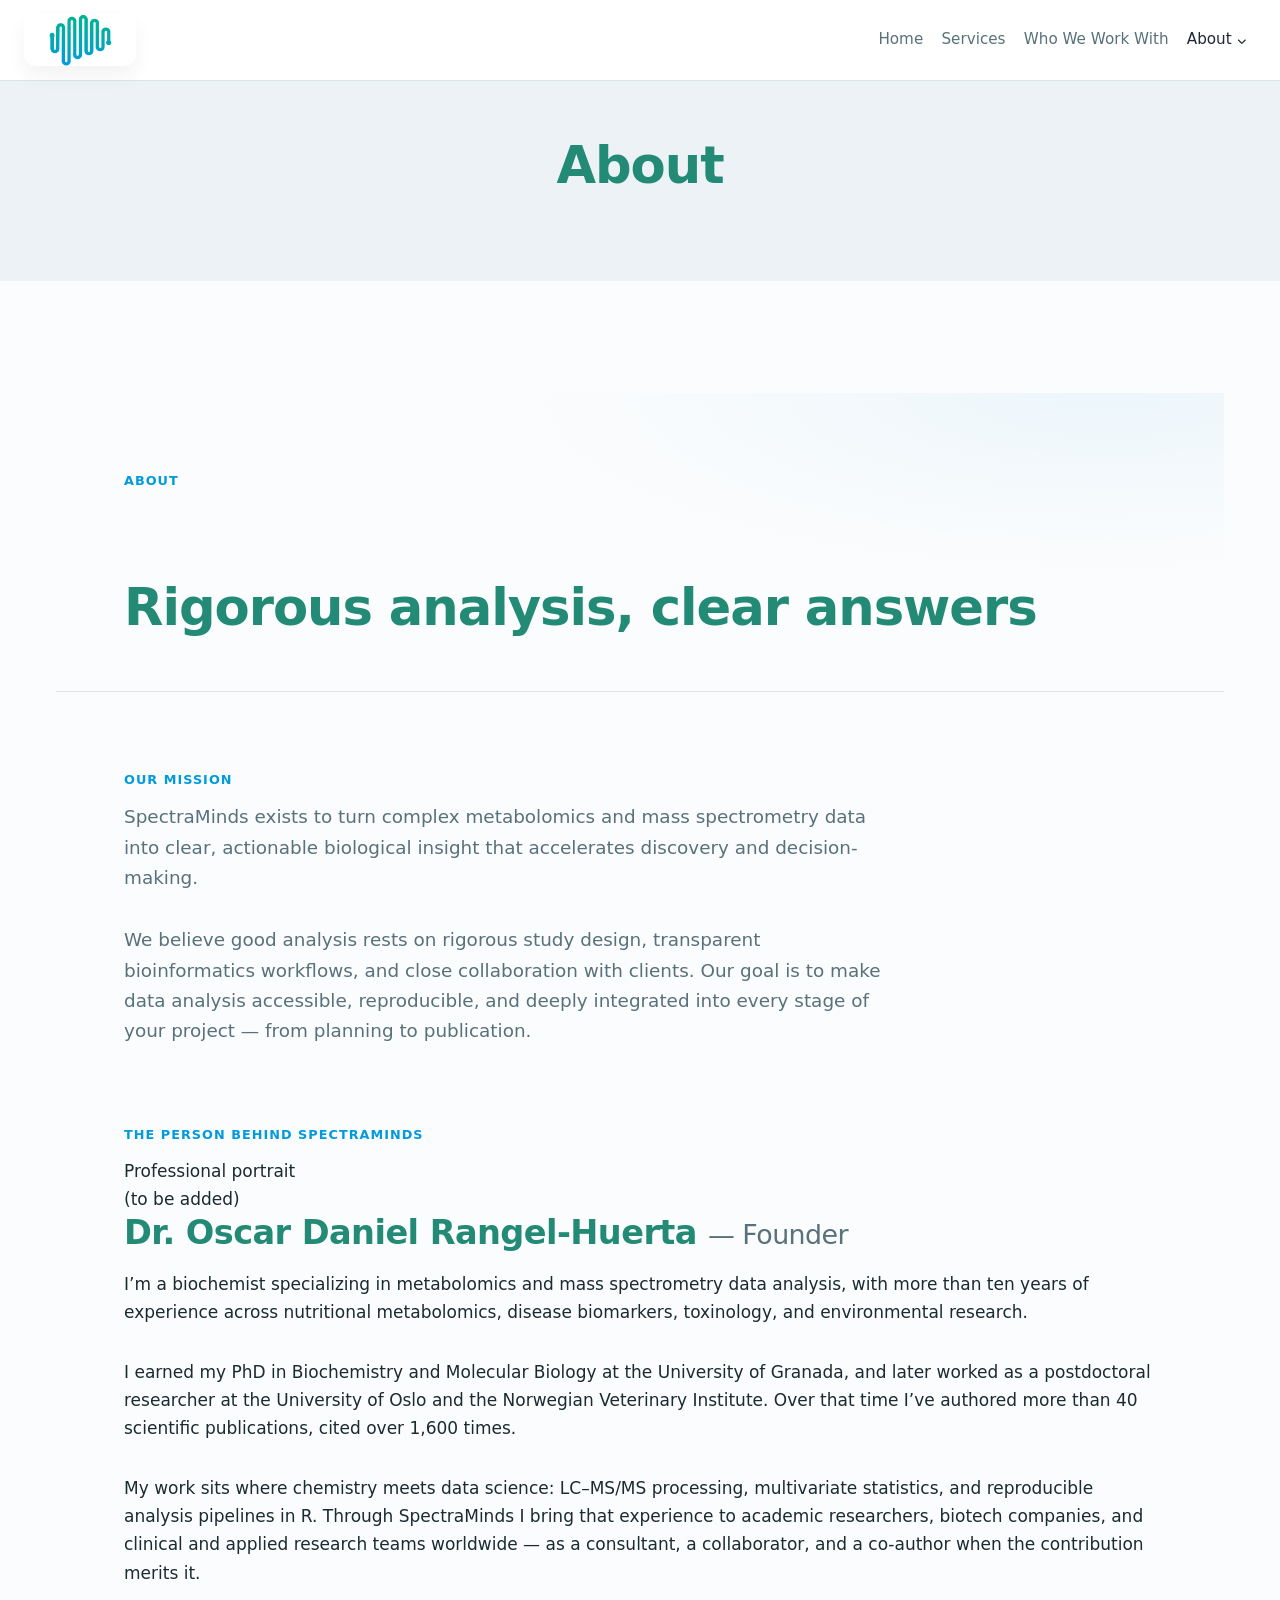
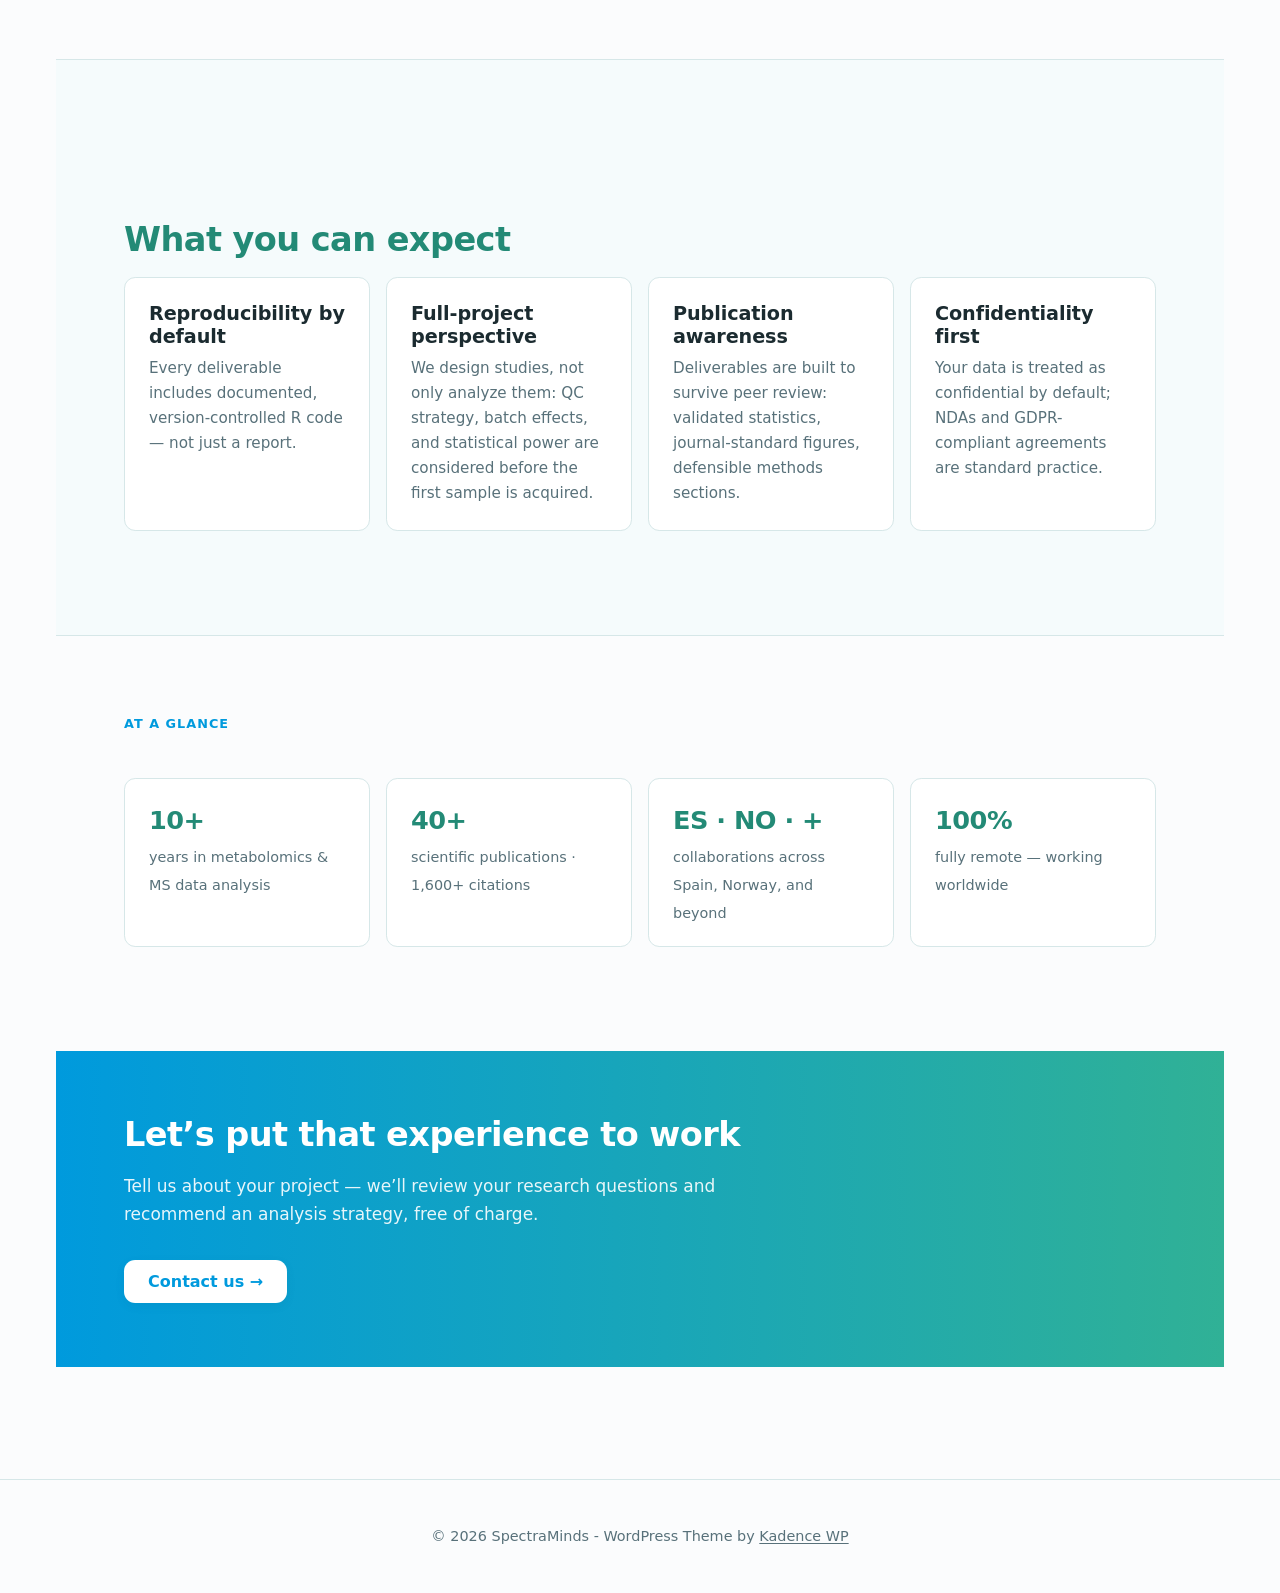
<file: about/index.html>
<!DOCTYPE html>
<html lang="en-US" class="no-js" itemtype="https://schema.org/WebPage" itemscope>
<head><meta charset="UTF-8">
	
	<meta name="viewport" content="width=device-width, initial-scale=1, minimum-scale=1">
	<title>About – SpectraMinds</title>
<meta name="robots" content="max-image-preview:large">
<script>document.documentElement.classList.add('js');</script><link rel="alternate" type="application/rss+xml" title="SpectraMinds » Feed" href="/feed/">
<link rel="alternate" type="application/rss+xml" title="SpectraMinds » Comments Feed" href="/comments/feed/">
			<script>document.documentElement.classList.remove( 'no-js' );</script>
			

<style id="wp-img-auto-sizes-contain-inline-css">
img:is([sizes=auto i],[sizes^="auto," i]){contain-intrinsic-size:3000px 1500px}
/*# sourceURL=wp-img-auto-sizes-contain-inline-css */
</style>
<style id="wp-emoji-styles-inline-css">

	img.wp-smiley, img.emoji {
		display: inline !important;
		border: none !important;
		box-shadow: none !important;
		height: 1em !important;
		width: 1em !important;
		margin: 0 0.07em !important;
		vertical-align: -0.1em !important;
		background: none !important;
		padding: 0 !important;
	}
/*# sourceURL=wp-emoji-styles-inline-css */
</style>
<style id="wp-block-library-inline-css">
:root{--wp-block-synced-color:#7a00df;--wp-block-synced-color--rgb:122,0,223;--wp-bound-block-color:var(--wp-block-synced-color);--wp-editor-canvas-background:#ddd;--wp-admin-theme-color:#007cba;--wp-admin-theme-color--rgb:0,124,186;--wp-admin-theme-color-darker-10:#006ba1;--wp-admin-theme-color-darker-10--rgb:0,107,160.5;--wp-admin-theme-color-darker-20:#005a87;--wp-admin-theme-color-darker-20--rgb:0,90,135;--wp-admin-border-width-focus:2px}@media (min-resolution:192dpi){:root{--wp-admin-border-width-focus:1.5px}}.wp-element-button{cursor:pointer}:root .has-very-light-gray-background-color{background-color:#eee}:root .has-very-dark-gray-background-color{background-color:#313131}:root .has-very-light-gray-color{color:#eee}:root .has-very-dark-gray-color{color:#313131}:root .has-vivid-green-cyan-to-vivid-cyan-blue-gradient-background{background:linear-gradient(135deg,#00d084,#0693e3)}:root .has-purple-crush-gradient-background{background:linear-gradient(135deg,#34e2e4,#4721fb 50%,#ab1dfe)}:root .has-hazy-dawn-gradient-background{background:linear-gradient(135deg,#faaca8,#dad0ec)}:root .has-subdued-olive-gradient-background{background:linear-gradient(135deg,#fafae1,#67a671)}:root .has-atomic-cream-gradient-background{background:linear-gradient(135deg,#fdd79a,#004a59)}:root .has-nightshade-gradient-background{background:linear-gradient(135deg,#330968,#31cdcf)}:root .has-midnight-gradient-background{background:linear-gradient(135deg,#020381,#2874fc)}:root{--wp--preset--font-size--normal:16px;--wp--preset--font-size--huge:42px}.has-regular-font-size{font-size:1em}.has-larger-font-size{font-size:2.625em}.has-normal-font-size{font-size:var(--wp--preset--font-size--normal)}.has-huge-font-size{font-size:var(--wp--preset--font-size--huge)}:root .has-text-align-center{text-align:center}:root .has-text-align-left{text-align:left}:root .has-text-align-right{text-align:right}.has-fit-text{white-space:nowrap!important}#end-resizable-editor-section{display:none}.aligncenter{clear:both}.items-justified-left{justify-content:flex-start}.items-justified-center{justify-content:center}.items-justified-right{justify-content:flex-end}.items-justified-space-between{justify-content:space-between}.screen-reader-text{word-wrap:normal!important;border:0;clip-path:inset(50%);height:1px;margin:-1px;overflow:hidden;padding:0;position:absolute;width:1px;word-break:normal!important}.screen-reader-text:focus{background-color:#ddd;clip-path:none;color:#444;display:block;font-size:1em;height:auto;left:5px;line-height:normal;padding:15px 23px 14px;text-decoration:none;top:5px;width:auto;z-index:100000}html :where(.has-border-color){border-style:solid}html :where([style^=border-color],[style*=";border-color"],[style*="; border-color"]){border-style:solid}html :where([style^=border-top-color],[style*=";border-top-color"],[style*="; border-top-color"]){border-top-style:solid}html :where([style^=border-right-color],[style*=";border-right-color"],[style*="; border-right-color"]){border-right-style:solid}html :where([style^=border-bottom-color],[style*=";border-bottom-color"],[style*="; border-bottom-color"]){border-bottom-style:solid}html :where([style^=border-left-color],[style*=";border-left-color"],[style*="; border-left-color"]){border-left-style:solid}html :where([style^=border-width],[style*=";border-width"],[style*="; border-width"]){border-style:solid}html :where([style^=border-top-width],[style*=";border-top-width"],[style*="; border-top-width"]){border-top-style:solid}html :where([style^=border-right-width],[style*=";border-right-width"],[style*="; border-right-width"]){border-right-style:solid}html :where([style^=border-bottom-width],[style*=";border-bottom-width"],[style*="; border-bottom-width"]){border-bottom-style:solid}html :where([style^=border-left-width],[style*=";border-left-width"],[style*="; border-left-width"]){border-left-style:solid}html :where(img[class*=wp-image-]){height:auto;max-width:100%}:where(figure){margin:0 0 1em}html :where(.is-position-sticky){--wp-admin--admin-bar--position-offset:var(--wp-admin--admin-bar--height,0px)}@media screen and (max-width:600px){html :where(.is-position-sticky){--wp-admin--admin-bar--position-offset:0px}}

/*# sourceURL=/wp-includes/css/dist/block-library/common.min.css */
</style>
<style id="classic-theme-styles-inline-css">
/*! This file is auto-generated */
.wp-block-button__link{color:#fff;background-color:#32373c;border-radius:9999px;box-shadow:none;text-decoration:none;padding:calc(.667em + 2px) calc(1.333em + 2px);font-size:1.125em}.wp-block-file__button{background:#32373c;color:#fff;text-decoration:none}
/*# sourceURL=/wp-includes/css/classic-themes.min.css */
</style>

<style id="global-styles-inline-css">
:root{--wp--preset--aspect-ratio--square: 1;--wp--preset--aspect-ratio--4-3: 4/3;--wp--preset--aspect-ratio--3-4: 3/4;--wp--preset--aspect-ratio--3-2: 3/2;--wp--preset--aspect-ratio--2-3: 2/3;--wp--preset--aspect-ratio--16-9: 16/9;--wp--preset--aspect-ratio--9-16: 9/16;--wp--preset--color--black: #000000;--wp--preset--color--cyan-bluish-gray: #abb8c3;--wp--preset--color--white: #ffffff;--wp--preset--color--pale-pink: #f78da7;--wp--preset--color--vivid-red: #cf2e2e;--wp--preset--color--luminous-vivid-orange: #ff6900;--wp--preset--color--luminous-vivid-amber: #fcb900;--wp--preset--color--light-green-cyan: #7bdcb5;--wp--preset--color--vivid-green-cyan: #00d084;--wp--preset--color--pale-cyan-blue: #8ed1fc;--wp--preset--color--vivid-cyan-blue: #0693e3;--wp--preset--color--vivid-purple: #9b51e0;--wp--preset--color--theme-palette-1: var(--global-palette1);--wp--preset--color--theme-palette-2: var(--global-palette2);--wp--preset--color--theme-palette-3: var(--global-palette3);--wp--preset--color--theme-palette-4: var(--global-palette4);--wp--preset--color--theme-palette-5: var(--global-palette5);--wp--preset--color--theme-palette-6: var(--global-palette6);--wp--preset--color--theme-palette-7: var(--global-palette7);--wp--preset--color--theme-palette-8: var(--global-palette8);--wp--preset--color--theme-palette-9: var(--global-palette9);--wp--preset--color--theme-palette-10: var(--global-palette10);--wp--preset--color--theme-palette-11: var(--global-palette11);--wp--preset--color--theme-palette-12: var(--global-palette12);--wp--preset--color--theme-palette-13: var(--global-palette13);--wp--preset--color--theme-palette-14: var(--global-palette14);--wp--preset--color--theme-palette-15: var(--global-palette15);--wp--preset--gradient--vivid-cyan-blue-to-vivid-purple: linear-gradient(135deg,rgb(6,147,227) 0%,rgb(155,81,224) 100%);--wp--preset--gradient--light-green-cyan-to-vivid-green-cyan: linear-gradient(135deg,rgb(122,220,180) 0%,rgb(0,208,130) 100%);--wp--preset--gradient--luminous-vivid-amber-to-luminous-vivid-orange: linear-gradient(135deg,rgb(252,185,0) 0%,rgb(255,105,0) 100%);--wp--preset--gradient--luminous-vivid-orange-to-vivid-red: linear-gradient(135deg,rgb(255,105,0) 0%,rgb(207,46,46) 100%);--wp--preset--gradient--very-light-gray-to-cyan-bluish-gray: linear-gradient(135deg,rgb(238,238,238) 0%,rgb(169,184,195) 100%);--wp--preset--gradient--cool-to-warm-spectrum: linear-gradient(135deg,rgb(74,234,220) 0%,rgb(151,120,209) 20%,rgb(207,42,186) 40%,rgb(238,44,130) 60%,rgb(251,105,98) 80%,rgb(254,248,76) 100%);--wp--preset--gradient--blush-light-purple: linear-gradient(135deg,rgb(255,206,236) 0%,rgb(152,150,240) 100%);--wp--preset--gradient--blush-bordeaux: linear-gradient(135deg,rgb(254,205,165) 0%,rgb(254,45,45) 50%,rgb(107,0,62) 100%);--wp--preset--gradient--luminous-dusk: linear-gradient(135deg,rgb(255,203,112) 0%,rgb(199,81,192) 50%,rgb(65,88,208) 100%);--wp--preset--gradient--pale-ocean: linear-gradient(135deg,rgb(255,245,203) 0%,rgb(182,227,212) 50%,rgb(51,167,181) 100%);--wp--preset--gradient--electric-grass: linear-gradient(135deg,rgb(202,248,128) 0%,rgb(113,206,126) 100%);--wp--preset--gradient--midnight: linear-gradient(135deg,rgb(2,3,129) 0%,rgb(40,116,252) 100%);--wp--preset--font-size--small: var(--global-font-size-small);--wp--preset--font-size--medium: var(--global-font-size-medium);--wp--preset--font-size--large: var(--global-font-size-large);--wp--preset--font-size--x-large: 42px;--wp--preset--font-size--larger: var(--global-font-size-larger);--wp--preset--font-size--xxlarge: var(--global-font-size-xxlarge);--wp--preset--spacing--20: 0.44rem;--wp--preset--spacing--30: 0.67rem;--wp--preset--spacing--40: 1rem;--wp--preset--spacing--50: 1.5rem;--wp--preset--spacing--60: 2.25rem;--wp--preset--spacing--70: 3.38rem;--wp--preset--spacing--80: 5.06rem;--wp--preset--shadow--natural: 6px 6px 9px rgba(0, 0, 0, 0.2);--wp--preset--shadow--deep: 12px 12px 50px rgba(0, 0, 0, 0.4);--wp--preset--shadow--sharp: 6px 6px 0px rgba(0, 0, 0, 0.2);--wp--preset--shadow--outlined: 6px 6px 0px -3px rgb(255, 255, 255), 6px 6px rgb(0, 0, 0);--wp--preset--shadow--crisp: 6px 6px 0px rgb(0, 0, 0);}.wp-block-button{--wp--preset--dimension--25: 25%;--wp--preset--dimension--50: 50%;--wp--preset--dimension--75: 75%;--wp--preset--dimension--100: 100%;}:root { --wp--style--global--content-size: var(--global-calc-content-width);--wp--style--global--wide-size: var(--global-calc-wide-content-width); }:where(body) { margin: 0; }:where(.is-layout-flex){gap: 0.5em;}:where(.is-layout-grid){gap: 0.5em;}body .is-layout-flex{display: flex;}.is-layout-flex{flex-wrap: wrap;align-items: center;}.is-layout-flex > :is(*, div){margin: 0;}body .is-layout-grid{display: grid;}.is-layout-grid > :is(*, div){margin: 0;}body{padding-top: 0px;padding-right: 0px;padding-bottom: 0px;padding-left: 0px;}:root :where(.wp-element-button, .wp-block-button__link){font-style: inherit;font-weight: inherit;letter-spacing: inherit;text-transform: inherit;}.has-black-color{color: var(--wp--preset--color--black) !important;}.has-cyan-bluish-gray-color{color: var(--wp--preset--color--cyan-bluish-gray) !important;}.has-white-color{color: var(--wp--preset--color--white) !important;}.has-pale-pink-color{color: var(--wp--preset--color--pale-pink) !important;}.has-vivid-red-color{color: var(--wp--preset--color--vivid-red) !important;}.has-luminous-vivid-orange-color{color: var(--wp--preset--color--luminous-vivid-orange) !important;}.has-luminous-vivid-amber-color{color: var(--wp--preset--color--luminous-vivid-amber) !important;}.has-light-green-cyan-color{color: var(--wp--preset--color--light-green-cyan) !important;}.has-vivid-green-cyan-color{color: var(--wp--preset--color--vivid-green-cyan) !important;}.has-pale-cyan-blue-color{color: var(--wp--preset--color--pale-cyan-blue) !important;}.has-vivid-cyan-blue-color{color: var(--wp--preset--color--vivid-cyan-blue) !important;}.has-vivid-purple-color{color: var(--wp--preset--color--vivid-purple) !important;}.has-theme-palette-1-color{color: var(--wp--preset--color--theme-palette-1) !important;}.has-theme-palette-2-color{color: var(--wp--preset--color--theme-palette-2) !important;}.has-theme-palette-3-color{color: var(--wp--preset--color--theme-palette-3) !important;}.has-theme-palette-4-color{color: var(--wp--preset--color--theme-palette-4) !important;}.has-theme-palette-5-color{color: var(--wp--preset--color--theme-palette-5) !important;}.has-theme-palette-6-color{color: var(--wp--preset--color--theme-palette-6) !important;}.has-theme-palette-7-color{color: var(--wp--preset--color--theme-palette-7) !important;}.has-theme-palette-8-color{color: var(--wp--preset--color--theme-palette-8) !important;}.has-theme-palette-9-color{color: var(--wp--preset--color--theme-palette-9) !important;}.has-theme-palette-10-color{color: var(--wp--preset--color--theme-palette-10) !important;}.has-theme-palette-11-color{color: var(--wp--preset--color--theme-palette-11) !important;}.has-theme-palette-12-color{color: var(--wp--preset--color--theme-palette-12) !important;}.has-theme-palette-13-color{color: var(--wp--preset--color--theme-palette-13) !important;}.has-theme-palette-14-color{color: var(--wp--preset--color--theme-palette-14) !important;}.has-theme-palette-15-color{color: var(--wp--preset--color--theme-palette-15) !important;}.has-black-background-color{background-color: var(--wp--preset--color--black) !important;}.has-cyan-bluish-gray-background-color{background-color: var(--wp--preset--color--cyan-bluish-gray) !important;}.has-white-background-color{background-color: var(--wp--preset--color--white) !important;}.has-pale-pink-background-color{background-color: var(--wp--preset--color--pale-pink) !important;}.has-vivid-red-background-color{background-color: var(--wp--preset--color--vivid-red) !important;}.has-luminous-vivid-orange-background-color{background-color: var(--wp--preset--color--luminous-vivid-orange) !important;}.has-luminous-vivid-amber-background-color{background-color: var(--wp--preset--color--luminous-vivid-amber) !important;}.has-light-green-cyan-background-color{background-color: var(--wp--preset--color--light-green-cyan) !important;}.has-vivid-green-cyan-background-color{background-color: var(--wp--preset--color--vivid-green-cyan) !important;}.has-pale-cyan-blue-background-color{background-color: var(--wp--preset--color--pale-cyan-blue) !important;}.has-vivid-cyan-blue-background-color{background-color: var(--wp--preset--color--vivid-cyan-blue) !important;}.has-vivid-purple-background-color{background-color: var(--wp--preset--color--vivid-purple) !important;}.has-theme-palette-1-background-color{background-color: var(--wp--preset--color--theme-palette-1) !important;}.has-theme-palette-2-background-color{background-color: var(--wp--preset--color--theme-palette-2) !important;}.has-theme-palette-3-background-color{background-color: var(--wp--preset--color--theme-palette-3) !important;}.has-theme-palette-4-background-color{background-color: var(--wp--preset--color--theme-palette-4) !important;}.has-theme-palette-5-background-color{background-color: var(--wp--preset--color--theme-palette-5) !important;}.has-theme-palette-6-background-color{background-color: var(--wp--preset--color--theme-palette-6) !important;}.has-theme-palette-7-background-color{background-color: var(--wp--preset--color--theme-palette-7) !important;}.has-theme-palette-8-background-color{background-color: var(--wp--preset--color--theme-palette-8) !important;}.has-theme-palette-9-background-color{background-color: var(--wp--preset--color--theme-palette-9) !important;}.has-theme-palette-10-background-color{background-color: var(--wp--preset--color--theme-palette-10) !important;}.has-theme-palette-11-background-color{background-color: var(--wp--preset--color--theme-palette-11) !important;}.has-theme-palette-12-background-color{background-color: var(--wp--preset--color--theme-palette-12) !important;}.has-theme-palette-13-background-color{background-color: var(--wp--preset--color--theme-palette-13) !important;}.has-theme-palette-14-background-color{background-color: var(--wp--preset--color--theme-palette-14) !important;}.has-theme-palette-15-background-color{background-color: var(--wp--preset--color--theme-palette-15) !important;}.has-black-border-color{border-color: var(--wp--preset--color--black) !important;}.has-cyan-bluish-gray-border-color{border-color: var(--wp--preset--color--cyan-bluish-gray) !important;}.has-white-border-color{border-color: var(--wp--preset--color--white) !important;}.has-pale-pink-border-color{border-color: var(--wp--preset--color--pale-pink) !important;}.has-vivid-red-border-color{border-color: var(--wp--preset--color--vivid-red) !important;}.has-luminous-vivid-orange-border-color{border-color: var(--wp--preset--color--luminous-vivid-orange) !important;}.has-luminous-vivid-amber-border-color{border-color: var(--wp--preset--color--luminous-vivid-amber) !important;}.has-light-green-cyan-border-color{border-color: var(--wp--preset--color--light-green-cyan) !important;}.has-vivid-green-cyan-border-color{border-color: var(--wp--preset--color--vivid-green-cyan) !important;}.has-pale-cyan-blue-border-color{border-color: var(--wp--preset--color--pale-cyan-blue) !important;}.has-vivid-cyan-blue-border-color{border-color: var(--wp--preset--color--vivid-cyan-blue) !important;}.has-vivid-purple-border-color{border-color: var(--wp--preset--color--vivid-purple) !important;}.has-theme-palette-1-border-color{border-color: var(--wp--preset--color--theme-palette-1) !important;}.has-theme-palette-2-border-color{border-color: var(--wp--preset--color--theme-palette-2) !important;}.has-theme-palette-3-border-color{border-color: var(--wp--preset--color--theme-palette-3) !important;}.has-theme-palette-4-border-color{border-color: var(--wp--preset--color--theme-palette-4) !important;}.has-theme-palette-5-border-color{border-color: var(--wp--preset--color--theme-palette-5) !important;}.has-theme-palette-6-border-color{border-color: var(--wp--preset--color--theme-palette-6) !important;}.has-theme-palette-7-border-color{border-color: var(--wp--preset--color--theme-palette-7) !important;}.has-theme-palette-8-border-color{border-color: var(--wp--preset--color--theme-palette-8) !important;}.has-theme-palette-9-border-color{border-color: var(--wp--preset--color--theme-palette-9) !important;}.has-theme-palette-10-border-color{border-color: var(--wp--preset--color--theme-palette-10) !important;}.has-theme-palette-11-border-color{border-color: var(--wp--preset--color--theme-palette-11) !important;}.has-theme-palette-12-border-color{border-color: var(--wp--preset--color--theme-palette-12) !important;}.has-theme-palette-13-border-color{border-color: var(--wp--preset--color--theme-palette-13) !important;}.has-theme-palette-14-border-color{border-color: var(--wp--preset--color--theme-palette-14) !important;}.has-theme-palette-15-border-color{border-color: var(--wp--preset--color--theme-palette-15) !important;}.has-vivid-cyan-blue-to-vivid-purple-gradient-background{background: var(--wp--preset--gradient--vivid-cyan-blue-to-vivid-purple) !important;}.has-light-green-cyan-to-vivid-green-cyan-gradient-background{background: var(--wp--preset--gradient--light-green-cyan-to-vivid-green-cyan) !important;}.has-luminous-vivid-amber-to-luminous-vivid-orange-gradient-background{background: var(--wp--preset--gradient--luminous-vivid-amber-to-luminous-vivid-orange) !important;}.has-luminous-vivid-orange-to-vivid-red-gradient-background{background: var(--wp--preset--gradient--luminous-vivid-orange-to-vivid-red) !important;}.has-very-light-gray-to-cyan-bluish-gray-gradient-background{background: var(--wp--preset--gradient--very-light-gray-to-cyan-bluish-gray) !important;}.has-cool-to-warm-spectrum-gradient-background{background: var(--wp--preset--gradient--cool-to-warm-spectrum) !important;}.has-blush-light-purple-gradient-background{background: var(--wp--preset--gradient--blush-light-purple) !important;}.has-blush-bordeaux-gradient-background{background: var(--wp--preset--gradient--blush-bordeaux) !important;}.has-luminous-dusk-gradient-background{background: var(--wp--preset--gradient--luminous-dusk) !important;}.has-pale-ocean-gradient-background{background: var(--wp--preset--gradient--pale-ocean) !important;}.has-electric-grass-gradient-background{background: var(--wp--preset--gradient--electric-grass) !important;}.has-midnight-gradient-background{background: var(--wp--preset--gradient--midnight) !important;}.has-small-font-size{font-size: var(--wp--preset--font-size--small) !important;}.has-medium-font-size{font-size: var(--wp--preset--font-size--medium) !important;}.has-large-font-size{font-size: var(--wp--preset--font-size--large) !important;}.has-x-large-font-size{font-size: var(--wp--preset--font-size--x-large) !important;}.has-larger-font-size{font-size: var(--wp--preset--font-size--larger) !important;}.has-xxlarge-font-size{font-size: var(--wp--preset--font-size--xxlarge) !important;}
/*# sourceURL=global-styles-inline-css */
</style>

<link rel="stylesheet" id="kadence-global-css" href="/wp-content/themes/kadence/assets/css/global.min.css?ver=1.5.2" media="all">
<style id="kadence-global-inline-css">
/* Kadence Base CSS */
:root{--global-palette1:#2B6CB0;--global-palette2:#215387;--global-palette3:#1f2736;--global-palette4:#2D3748;--global-palette5:#4A5568;--global-palette6:#5b77a8;--global-palette7:#EDF2F7;--global-palette8:#F7FAFC;--global-palette9:#ffffff;--global-palette10:oklch(from var(--global-palette1) calc(l + 0.10 * (1 - l)) calc(c * 1.00) calc(h + 180) / 100%);--global-palette11:#13612e;--global-palette12:#1159af;--global-palette13:#b82105;--global-palette14:#f7630c;--global-palette15:#f5a524;--global-palette9rgb:255, 255, 255;--global-palette-highlight:var(--global-palette1);--global-palette-highlight-alt:var(--global-palette2);--global-palette-highlight-alt2:var(--global-palette9);--global-palette-btn-bg:var(--global-palette1);--global-palette-btn-bg-hover:var(--global-palette2);--global-palette-btn:var(--global-palette9);--global-palette-btn-hover:var(--global-palette9);--global-palette-btn-sec-bg:var(--global-palette7);--global-palette-btn-sec-bg-hover:var(--global-palette2);--global-palette-btn-sec:var(--global-palette3);--global-palette-btn-sec-hover:var(--global-palette9);--global-body-font-family:Arial, Helvetica, sans-serif;--global-heading-font-family:inherit;--global-primary-nav-font-family:inherit;--global-fallback-font:sans-serif;--global-display-fallback-font:sans-serif;--global-content-width:1290px;--global-content-wide-width:calc(1290px + 230px);--global-content-narrow-width:842px;--global-content-edge-padding:1.5rem;--global-content-boxed-padding:2rem;--global-calc-content-width:calc(1290px - var(--global-content-edge-padding) - var(--global-content-edge-padding) );--wp--style--global--content-size:var(--global-calc-content-width);}.wp-site-blocks{--global-vw:calc( 100vw - ( 0.5 * var(--scrollbar-offset)));}body{background:var(--global-palette8);}body, input, select, optgroup, textarea{font-style:normal;font-weight:400;font-size:17px;line-height:1.6;font-family:var(--global-body-font-family);color:var(--global-palette4);}.content-bg, body.content-style-unboxed .site{background:var(--global-palette9);}h1,h2,h3,h4,h5,h6{font-family:var(--global-heading-font-family);}h1{font-weight:700;font-size:32px;line-height:1.5;color:var(--global-palette3);}h2{font-weight:700;font-size:28px;line-height:1.5;color:var(--global-palette3);}h3{font-weight:700;font-size:24px;line-height:1.5;color:var(--global-palette3);}h4{font-weight:700;font-size:22px;line-height:1.5;color:var(--global-palette4);}h5{font-weight:700;font-size:20px;line-height:1.5;color:var(--global-palette4);}h6{font-weight:700;font-size:18px;line-height:1.5;color:var(--global-palette5);}.entry-hero .kadence-breadcrumbs{max-width:1290px;}.site-container, .site-header-row-layout-contained, .site-footer-row-layout-contained, .entry-hero-layout-contained, .comments-area, .alignfull > .wp-block-cover__inner-container, .alignwide > .wp-block-cover__inner-container{max-width:var(--global-content-width);}.content-width-narrow .content-container.site-container, .content-width-narrow .hero-container.site-container{max-width:var(--global-content-narrow-width);}@media all and (min-width: 1520px){.wp-site-blocks .content-container  .alignwide{margin-left:-115px;margin-right:-115px;width:unset;max-width:unset;}}@media all and (min-width: 1102px){.content-width-narrow .wp-site-blocks .content-container .alignwide{margin-left:-130px;margin-right:-130px;width:unset;max-width:unset;}}.content-style-boxed .wp-site-blocks .entry-content .alignwide{margin-left:calc( -1 * var( --global-content-boxed-padding ) );margin-right:calc( -1 * var( --global-content-boxed-padding ) );}.content-area{margin-top:5rem;margin-bottom:5rem;}@media all and (max-width: 1024px){.content-area{margin-top:3rem;margin-bottom:3rem;}}@media all and (max-width: 767px){.content-area{margin-top:2rem;margin-bottom:2rem;}}@media all and (max-width: 1024px){:root{--global-content-boxed-padding:2rem;}}@media all and (max-width: 767px){:root{--global-content-boxed-padding:1.5rem;}}.entry-content-wrap{padding:2rem;}@media all and (max-width: 1024px){.entry-content-wrap{padding:2rem;}}@media all and (max-width: 767px){.entry-content-wrap{padding:1.5rem;}}.entry.single-entry{box-shadow:0px 15px 15px -10px rgba(0,0,0,0.05);}.entry.loop-entry{box-shadow:0px 15px 15px -10px rgba(0,0,0,0.05);}.loop-entry .entry-content-wrap{padding:2rem;}@media all and (max-width: 1024px){.loop-entry .entry-content-wrap{padding:2rem;}}@media all and (max-width: 767px){.loop-entry .entry-content-wrap{padding:1.5rem;}}button, .button, .wp-block-button__link, input[type="button"], input[type="reset"], input[type="submit"], .fl-button, .elementor-button-wrapper .elementor-button, .wc-block-components-checkout-place-order-button, .wc-block-cart__submit{box-shadow:0px 0px 0px -7px rgba(0,0,0,0);}button:hover, button:focus, button:active, .button:hover, .button:focus, .button:active, .wp-block-button__link:hover, .wp-block-button__link:focus, .wp-block-button__link:active, input[type="button"]:hover, input[type="button"]:focus, input[type="button"]:active, input[type="reset"]:hover, input[type="reset"]:focus, input[type="reset"]:active, input[type="submit"]:hover, input[type="submit"]:focus, input[type="submit"]:active, .elementor-button-wrapper .elementor-button:hover, .elementor-button-wrapper .elementor-button:focus, .elementor-button-wrapper .elementor-button:active, .wc-block-cart__submit:hover{box-shadow:0px 15px 25px -7px rgba(0,0,0,0.1);}.kb-button.kb-btn-global-outline.kb-btn-global-inherit{padding-top:calc(px - 2px);padding-right:calc(px - 2px);padding-bottom:calc(px - 2px);padding-left:calc(px - 2px);}@media all and (min-width: 1025px){.transparent-header .entry-hero .entry-hero-container-inner{padding-top:80px;}}@media all and (max-width: 1024px){.mobile-transparent-header .entry-hero .entry-hero-container-inner{padding-top:80px;}}@media all and (max-width: 767px){.mobile-transparent-header .entry-hero .entry-hero-container-inner{padding-top:80px;}}.entry-hero.page-hero-section .entry-header{min-height:200px;}
/* Kadence Header CSS */
@media all and (max-width: 1024px){.mobile-transparent-header #masthead{position:absolute;left:0px;right:0px;z-index:100;}.kadence-scrollbar-fixer.mobile-transparent-header #masthead{right:var(--scrollbar-offset,0);}.mobile-transparent-header #masthead, .mobile-transparent-header .site-top-header-wrap .site-header-row-container-inner, .mobile-transparent-header .site-main-header-wrap .site-header-row-container-inner, .mobile-transparent-header .site-bottom-header-wrap .site-header-row-container-inner{background:transparent;}.site-header-row-tablet-layout-fullwidth, .site-header-row-tablet-layout-standard{padding:0px;}}@media all and (min-width: 1025px){.transparent-header #masthead{position:absolute;left:0px;right:0px;z-index:100;}.transparent-header.kadence-scrollbar-fixer #masthead{right:var(--scrollbar-offset,0);}.transparent-header #masthead, .transparent-header .site-top-header-wrap .site-header-row-container-inner, .transparent-header .site-main-header-wrap .site-header-row-container-inner, .transparent-header .site-bottom-header-wrap .site-header-row-container-inner{background:transparent;}}.site-branding a.brand img{max-width:200px;}.site-branding a.brand img.svg-logo-image{width:200px;}.site-branding{padding:0px 0px 0px 0px;}.site-branding .site-title{font-weight:700;font-size:26px;line-height:1.2;color:var(--global-palette3);}#masthead, #masthead .kadence-sticky-header.item-is-fixed:not(.item-at-start):not(.site-header-row-container):not(.site-main-header-wrap), #masthead .kadence-sticky-header.item-is-fixed:not(.item-at-start) > .site-header-row-container-inner{background:#ffffff;}.site-main-header-inner-wrap{min-height:80px;}.header-navigation[class*="header-navigation-style-underline"] .header-menu-container.primary-menu-container>ul>li>a:after{width:calc( 100% - 1.2em);}.main-navigation .primary-menu-container > ul > li.menu-item > a{padding-left:calc(1.2em / 2);padding-right:calc(1.2em / 2);padding-top:0.6em;padding-bottom:0.6em;color:var(--global-palette5);}.main-navigation .primary-menu-container > ul > li.menu-item .dropdown-nav-special-toggle{right:calc(1.2em / 2);}.main-navigation .primary-menu-container > ul > li.menu-item > a:hover{color:var(--global-palette-highlight);}.main-navigation .primary-menu-container > ul > li.menu-item.current-menu-item > a{color:var(--global-palette3);}.header-navigation .header-menu-container ul ul.sub-menu, .header-navigation .header-menu-container ul ul.submenu{background:var(--global-palette3);box-shadow:0px 2px 13px 0px rgba(0,0,0,0.1);}.header-navigation .header-menu-container ul ul li.menu-item, .header-menu-container ul.menu > li.kadence-menu-mega-enabled > ul > li.menu-item > a{border-bottom:1px solid rgba(255,255,255,0.1);border-radius:0px 0px 0px 0px;}.header-navigation .header-menu-container ul ul li.menu-item > a{width:200px;padding-top:1em;padding-bottom:1em;color:var(--global-palette8);font-size:12px;}.header-navigation .header-menu-container ul ul li.menu-item > a:hover{color:var(--global-palette9);background:var(--global-palette4);border-radius:0px 0px 0px 0px;}.header-navigation .header-menu-container ul ul li.menu-item.current-menu-item > a{color:var(--global-palette9);background:var(--global-palette4);border-radius:0px 0px 0px 0px;}.mobile-toggle-open-container .menu-toggle-open, .mobile-toggle-open-container .menu-toggle-open:focus{color:var(--global-palette5);padding:0.4em 0.6em 0.4em 0.6em;font-size:14px;}.mobile-toggle-open-container .menu-toggle-open.menu-toggle-style-bordered{border:1px solid currentColor;}.mobile-toggle-open-container .menu-toggle-open .menu-toggle-icon{font-size:20px;}.mobile-toggle-open-container .menu-toggle-open:hover, .mobile-toggle-open-container .menu-toggle-open:focus-visible{color:var(--global-palette-highlight);}.mobile-navigation ul li{font-size:14px;}.mobile-navigation ul li a{padding-top:1em;padding-bottom:1em;}.mobile-navigation ul li > a, .mobile-navigation ul li.menu-item-has-children > .drawer-nav-drop-wrap{color:var(--global-palette8);}.mobile-navigation ul li.current-menu-item > a, .mobile-navigation ul li.current-menu-item.menu-item-has-children > .drawer-nav-drop-wrap{color:var(--global-palette-highlight);}.mobile-navigation ul li.menu-item-has-children .drawer-nav-drop-wrap, .mobile-navigation ul li:not(.menu-item-has-children) a{border-bottom:1px solid rgba(255,255,255,0.1);}.mobile-navigation:not(.drawer-navigation-parent-toggle-true) ul li.menu-item-has-children .drawer-nav-drop-wrap button{border-left:1px solid rgba(255,255,255,0.1);}#mobile-drawer .drawer-header .drawer-toggle{padding:0.6em 0.15em 0.6em 0.15em;font-size:24px;}
/* Kadence Footer CSS */
.site-bottom-footer-inner-wrap{padding-top:30px;padding-bottom:30px;grid-column-gap:30px;}.site-bottom-footer-inner-wrap .widget{margin-bottom:30px;}.site-bottom-footer-inner-wrap .site-footer-section:not(:last-child):after{right:calc(-30px / 2);}
/*# sourceURL=kadence-global-inline-css */
</style>
<link rel="stylesheet" id="kadence-header-css" href="/wp-content/themes/kadence/assets/css/header.min.css?ver=1.5.2" media="all">
<link rel="stylesheet" id="kadence-content-css" href="/wp-content/themes/kadence/assets/css/content.min.css?ver=1.5.2" media="all">
<link rel="stylesheet" id="kadence-footer-css" href="/wp-content/themes/kadence/assets/css/footer.min.css?ver=1.5.2" media="all">
<link rel="stylesheet" id="spectraminds-brand-css" href="/wp-content/themes/spectraminds-child/sm-brand.css?ver=1789114756" media="all">
<link rel="EditURI" type="application/rsd+xml" title="RSD" href="/xmlrpc.php?rsd">
<meta name="generator" content="WordPress 7.1">
<link rel="canonical" href="/about/">
<link rel="shortlink" href="/?p=8">
<link rel="icon" href="/wp-content/uploads/2026/09/cropped-perfil-redes-1-32x32.png" sizes="32x32">
<link rel="icon" href="/wp-content/uploads/2026/09/cropped-perfil-redes-1-192x192.png" sizes="192x192">
<link rel="apple-touch-icon" href="/wp-content/uploads/2026/09/cropped-perfil-redes-1-180x180.png">
<meta name="msapplication-TileImage" content="/wp-content/uploads/2026/09/cropped-perfil-redes-1-270x270.png">
<style id="wp-custom-css">
/* Make the Home Page Hero text stand out */
.wp-block-cover h1 {
    font-size: 3.5rem !important;
    font-weight: 800 !important;
    text-shadow: 2px 2px 4px rgba(0,0,0,0.3);
    color: #ffffff !important;
}

/* Professional Button Styling */
.wp-block-button__link {
    background-color: #0056b3 !important; /* Replace with your brand blue */
    border-radius: 50px !important;
    padding: 12px 30px !important;
    font-weight: 600 !important;
    transition: transform 0.2s ease;
}

.wp-block-button__link:hover {
    transform: scale(1.05);
    background-color: #004494 !important;
}

/* Service Column Styling */
.wp-block-column {
    padding: 20px;
    border-radius: 15px;
    transition: background 0.3s ease;
}

.wp-block-column:hover {
    background: #f9f9f9;
}

/* This prevents the content from stretching too wide on big screens,
   which is usually why pages feel 'empty' */
.entry-content {
    max-width: 1100px;
    margin: 0 auto !important;
}

/* Adds a nice soft shadow to images so they don't look 'flat' on the white background */
img {
    border-radius: 12px;
    box-shadow: 0 10px 20px rgba(0,0,0,0.05);
}
</style>
</head>

<body class="wp-singular page-template-default page page-id-8 wp-custom-logo wp-embed-responsive wp-theme-kadence wp-child-theme-spectraminds-child footer-on-bottom hide-focus-outline link-style-standard content-title-style-above content-width-normal content-style-boxed content-vertical-padding-show non-transparent-header mobile-non-transparent-header">
<div id="wrapper" class="site wp-site-blocks">
			<a class="skip-link screen-reader-text scroll-ignore" href="#main">Skip to content</a>
		<header id="masthead" class="site-header" role="banner" itemtype="https://schema.org/WPHeader" itemscope>
	<div id="main-header" class="site-header-wrap">
		<div class="site-header-inner-wrap">
			<div class="site-header-upper-wrap">
				<div class="site-header-upper-inner-wrap">
					<div class="site-main-header-wrap site-header-row-container site-header-focus-item site-header-row-layout-standard" data-section="kadence_customizer_header_main">
	<div class="site-header-row-container-inner">
				<div class="site-container">
			<div class="site-main-header-inner-wrap site-header-row site-header-row-has-sides site-header-row-no-center">
									<div class="site-header-main-section-left site-header-section site-header-section-left">
						<div class="site-header-item site-header-focus-item" data-section="title_tagline">
	<div class="site-branding branding-layout-standard"><a class="brand has-logo-image" href="/" rel="home"><img width="1499" height="694" src="/wp-content/uploads/2026/09/cropped-logo-vertical-color.png" class="custom-logo" alt="SpectraMinds" decoding="async" fetchpriority="high" srcset="/wp-content/uploads/2026/09/cropped-logo-vertical-color.png 1499w, /wp-content/uploads/2026/09/cropped-logo-vertical-color-300x139.png 300w, /wp-content/uploads/2026/09/cropped-logo-vertical-color-1024x474.png 1024w, /wp-content/uploads/2026/09/cropped-logo-vertical-color-768x356.png 768w" sizes="(max-width: 1499px) 100vw, 1499px"><div class="site-title-wrap"><p class="site-title">SpectraMinds</p></div></a></div></div><!-- data-section="title_tagline" -->
					</div>
																	<div class="site-header-main-section-right site-header-section site-header-section-right">
						<div class="site-header-item site-header-focus-item site-header-item-main-navigation header-navigation-layout-stretch-false header-navigation-layout-fill-stretch-false" data-section="kadence_customizer_primary_navigation">
		<nav id="site-navigation" class="main-navigation header-navigation hover-to-open nav--toggle-sub header-navigation-style-standard header-navigation-dropdown-animation-none" role="navigation" aria-label="Primary">
			<div class="primary-menu-container header-menu-container">
	<ul id="primary-menu" class="menu"><li id="menu-item-39" class="menu-item menu-item-type-post_type menu-item-object-page menu-item-home menu-item-39"><a href="/">Home</a></li>
<li id="menu-item-42" class="menu-item menu-item-type-post_type menu-item-object-page menu-item-42"><a href="/services/">Services</a></li>
<li id="menu-item-41" class="menu-item menu-item-type-post_type menu-item-object-page menu-item-41"><a href="/who-we-work-with/">Who We Work With</a></li>
<li id="menu-item-43" class="menu-item menu-item-type-post_type menu-item-object-page current-menu-item page_item page-item-8 current_page_item menu-item-has-children menu-item-43"><a href="/about/" aria-current="page"><span class="nav-drop-title-wrap">About<span class="dropdown-nav-toggle"><span class="kadence-svg-iconset svg-baseline"><svg aria-hidden="true" class="kadence-svg-icon kadence-arrow-down-svg" fill="currentColor" version="1.1" xmlns="http://www.w3.org/2000/svg" width="24" height="24" viewbox="0 0 24 24"><title>Expand</title><path d="M5.293 9.707l6 6c0.391 0.391 1.024 0.391 1.414 0l6-6c0.391-0.391 0.391-1.024 0-1.414s-1.024-0.391-1.414 0l-5.293 5.293-5.293-5.293c-0.391-0.391-1.024-0.391-1.414 0s-0.391 1.024 0 1.414z"></path>
				</svg></span></span></span></a>
<ul class="sub-menu">
	<li id="menu-item-40" class="menu-item menu-item-type-post_type menu-item-object-page menu-item-40"><a href="/contact/">Contact</a></li>
</ul>
</li>
</ul>		</div>
	</nav><!-- #site-navigation -->
	</div><!-- data-section="primary_navigation" -->
					</div>
							</div>
		</div>
	</div>
</div>
				</div>
			</div>
					</div>
	</div>
	
<div id="mobile-header" class="site-mobile-header-wrap">
	<div class="site-header-inner-wrap">
		<div class="site-header-upper-wrap">
			<div class="site-header-upper-inner-wrap">
			<div class="site-main-header-wrap site-header-focus-item site-header-row-layout-standard site-header-row-tablet-layout-default site-header-row-mobile-layout-default ">
	<div class="site-header-row-container-inner">
		<div class="site-container">
			<div class="site-main-header-inner-wrap site-header-row site-header-row-has-sides site-header-row-no-center">
									<div class="site-header-main-section-left site-header-section site-header-section-left">
						<div class="site-header-item site-header-focus-item" data-section="title_tagline">
	<div class="site-branding mobile-site-branding branding-layout-standard branding-tablet-layout-inherit branding-mobile-layout-inherit"><a class="brand has-logo-image" href="/" rel="home"><img width="1499" height="694" src="/wp-content/uploads/2026/09/cropped-logo-vertical-color.png" class="custom-logo" alt="SpectraMinds" decoding="async" srcset="/wp-content/uploads/2026/09/cropped-logo-vertical-color.png 1499w, /wp-content/uploads/2026/09/cropped-logo-vertical-color-300x139.png 300w, /wp-content/uploads/2026/09/cropped-logo-vertical-color-1024x474.png 1024w, /wp-content/uploads/2026/09/cropped-logo-vertical-color-768x356.png 768w" sizes="(max-width: 1499px) 100vw, 1499px"><div class="site-title-wrap"><div class="site-title vs-md-false">SpectraMinds</div></div></a></div></div><!-- data-section="title_tagline" -->
					</div>
																	<div class="site-header-main-section-right site-header-section site-header-section-right">
						<div class="site-header-item site-header-focus-item site-header-item-navgation-popup-toggle" data-section="kadence_customizer_mobile_trigger">
		<div class="mobile-toggle-open-container">
						<button id="mobile-toggle" class="menu-toggle-open drawer-toggle menu-toggle-style-default" aria-label="Open menu" data-toggle-target="#mobile-drawer" data-toggle-body-class="showing-popup-drawer-from-right" aria-expanded="false" data-set-focus=".menu-toggle-close">
						<span class="menu-toggle-icon"><span class="kadence-svg-iconset"><svg aria-hidden="true" class="kadence-svg-icon kadence-menu-svg" fill="currentColor" version="1.1" xmlns="http://www.w3.org/2000/svg" width="24" height="24" viewbox="0 0 24 24"><title>Toggle Menu</title><path d="M3 13h18c0.552 0 1-0.448 1-1s-0.448-1-1-1h-18c-0.552 0-1 0.448-1 1s0.448 1 1 1zM3 7h18c0.552 0 1-0.448 1-1s-0.448-1-1-1h-18c-0.552 0-1 0.448-1 1s0.448 1 1 1zM3 19h18c0.552 0 1-0.448 1-1s-0.448-1-1-1h-18c-0.552 0-1 0.448-1 1s0.448 1 1 1z"></path>
				</svg></span></span>
		</button>
	</div>
	</div><!-- data-section="mobile_trigger" -->
					</div>
							</div>
		</div>
	</div>
</div>
			</div>
		</div>
			</div>
</div>
</header><!-- #masthead -->

	<main id="inner-wrap" class="wrap kt-clear" role="main">
		<section class="entry-hero page-hero-section entry-hero-layout-standard">
	<div class="entry-hero-container-inner">
		<div class="hero-section-overlay"></div>
		<div class="hero-container site-container">
			<header class="entry-header page-title title-align-inherit title-tablet-align-inherit title-mobile-align-inherit">
				<h1 class="entry-title">About</h1>			</header><!-- .entry-header -->
		</div>
	</div>
</section><!-- .entry-hero -->
<div id="primary" class="content-area">
	<div class="content-container site-container">
		<div id="main" class="site-main">
						<div class="content-wrap">
				<article id="post-8" class="entry content-bg single-entry post-8 page type-page status-publish hentry">
	<div class="entry-content-wrap">
		
<div class="entry-content single-content">
	
<!-- ================= Page hero ================= -->
    <section class="sm-page-hero">
      <div class="sm-container">
        <span class="sm-eyebrow sm-reveal">About</span>
        <h1 class="sm-reveal" style="--sm-delay: 40ms">Rigorous analysis, clear answers</h1>
      </div>
    </section>

    <!-- ================= Mission ================= -->
    <section class="sm-section">
      <div class="sm-container">
        <span class="sm-eyebrow sm-reveal">Our mission</span>
        <p class="sm-lead sm-reveal" style="--sm-delay: 70ms">
          SpectraMinds exists to turn complex metabolomics and mass spectrometry data into clear,
          actionable biological insight that accelerates discovery and decision-making.
        </p>
        <p class="sm-lead sm-reveal" style="--sm-delay: 140ms">
          We believe good analysis rests on rigorous study design, transparent bioinformatics
          workflows, and close collaboration with clients. Our goal is to make data analysis
          accessible, reproducible, and deeply integrated into every stage of your project —
          from planning to publication.
        </p>
      </div>
    </section>

    <!-- ================= Founder ================= -->
    <section class="sm-section" style="padding-top: 0">
      <div class="sm-container">
        <span class="sm-eyebrow sm-reveal">The person behind SpectraMinds</span>
        <div class="sm-founder sm-reveal" style="--sm-delay: 70ms">
          <div>
            <!-- Placeholder — replace "Profile Picture socials.jpg" with an updated
                 professional portrait (plan §2.4, Phase 2) -->
            <div class="sm-founder-photo">Professional portrait<br>(to be added)</div>
          </div>
          <div>
            <h2>Dr. Oscar Daniel Rangel-Huerta <span style="font-weight: 400; color: var(--sm-text-muted); font-size: 0.8em">— Founder</span></h2>
            <p>
              I’m a biochemist specializing in metabolomics and mass spectrometry data analysis,
              with more than ten years of experience across nutritional metabolomics, disease
              biomarkers, toxinology, and environmental research.
            </p>
            <p>
              I earned my PhD in Biochemistry and Molecular Biology at the University of Granada,
              and later worked as a postdoctoral researcher at the University of Oslo and the
              Norwegian Veterinary Institute. Over that time I’ve authored more than 40 scientific
              publications, cited over 1,600 times.
            </p>
            <p>
              My work sits where chemistry meets data science: LC–MS/MS processing, multivariate
              statistics, and reproducible analysis pipelines in R. Through SpectraMinds I bring
              that experience to academic researchers, biotech companies, and clinical and applied
              research teams worldwide — as a consultant, a collaborator, and a co-author when the
              contribution merits it.
            </p>
          </div>
        </div>
      </div>
    </section>

    <!-- ================= What you can expect ================= -->
    <section class="sm-section" style="background: var(--sm-surface); border-top: 1px solid var(--sm-border); border-bottom: 1px solid var(--sm-border)">
      <div class="sm-container">
        <span class="sm-eyebrow sm-reveal">Why work with us</span>
        <h2 class="sm-reveal" style="--sm-delay: 40ms">What you can expect</h2>

        <div class="sm-clients" data-stagger>
          <article class="sm-card sm-reveal">
            <h3>Reproducibility by default</h3>
            <p>Every deliverable includes documented, version-controlled R code — not just a report.</p>
          </article>
          <article class="sm-card sm-reveal">
            <h3>Full-project perspective</h3>
            <p>We design studies, not only analyze them: QC strategy, batch effects, and statistical power are considered before the first sample is acquired.</p>
          </article>
          <article class="sm-card sm-reveal">
            <h3>Publication awareness</h3>
            <p>Deliverables are built to survive peer review: validated statistics, journal-standard figures, defensible methods sections.</p>
          </article>
          <article class="sm-card sm-reveal">
            <h3>Confidentiality first</h3>
            <p>Your data is treated as confidential by default; NDAs and GDPR-compliant agreements are standard practice.</p>
          </article>
        </div>
      </div>
    </section>

    <!-- ================= Facts at a glance ================= -->
    <section class="sm-section">
      <div class="sm-container">
        <span class="sm-eyebrow sm-reveal">At a glance</span>
        <div class="sm-stats" data-stagger>
          <div class="sm-stat sm-reveal">
            <span class="sm-stat-value">10+</span>
            <span class="sm-stat-label">years in metabolomics &amp; MS data analysis</span>
          </div>
          <div class="sm-stat sm-reveal">
            <span class="sm-stat-value">40+</span>
            <span class="sm-stat-label">scientific publications · 1,600+ citations</span>
          </div>
          <div class="sm-stat sm-reveal">
            <span class="sm-stat-value">ES · NO · +</span>
            <span class="sm-stat-label">collaborations across Spain, Norway, and beyond</span>
          </div>
          <div class="sm-stat sm-reveal">
            <span class="sm-stat-value">100%</span>
            <span class="sm-stat-label">fully remote — working worldwide</span>
          </div>
        </div>
      </div>
    </section>

    <!-- ================= Footer CTA ================= -->
    <section class="sm-cta-band">
      <div class="sm-container">
        <h2 class="sm-reveal">Let’s put that experience to work</h2>
        <p class="sm-reveal" style="--sm-delay: 70ms">
          Tell us about your project — we’ll review your research questions and recommend an
          analysis strategy, free of charge.
        </p>
        <a class="sm-btn sm-btn-inverse sm-reveal" style="--sm-delay: 140ms" href="/contact/">Contact us →</a>
      </div>
    </section>
</div><!-- .entry-content -->
	</div>
</article><!-- #post-8 -->

			</div>
					</div><!-- #main -->
			</div>
</div><!-- #primary -->
	</main><!-- #inner-wrap -->
	<footer id="colophon" class="site-footer" role="contentinfo">
	<div class="site-footer-wrap">
		<div class="site-bottom-footer-wrap site-footer-row-container site-footer-focus-item site-footer-row-layout-standard site-footer-row-tablet-layout-default site-footer-row-mobile-layout-default" data-section="kadence_customizer_footer_bottom">
	<div class="site-footer-row-container-inner">
				<div class="site-container">
			<div class="site-bottom-footer-inner-wrap site-footer-row site-footer-row-columns-1 site-footer-row-column-layout-row site-footer-row-tablet-column-layout-default site-footer-row-mobile-column-layout-row ft-ro-dir-row ft-ro-collapse-normal ft-ro-t-dir-default ft-ro-m-dir-default ft-ro-lstyle-plain">
									<div class="site-footer-bottom-section-1 site-footer-section footer-section-inner-items-1">
						
<div class="footer-widget-area site-info site-footer-focus-item content-align-default content-tablet-align-default content-mobile-align-default content-valign-default content-tablet-valign-default content-mobile-valign-default" data-section="kadence_customizer_footer_html">
	<div class="footer-widget-area-inner site-info-inner">
		<div class="footer-html inner-link-style-normal"><div class="footer-html-inner"><p>© 2026 SpectraMinds - WordPress Theme by <a href="https://www.kadencewp.com/" rel="nofollow noopener">Kadence WP</a></p>
</div></div>	</div>
</div><!-- .site-info -->
					</div>
								</div>
		</div>
	</div>
</div>
	</div>
</footer><!-- #colophon -->

</div><!-- #wrapper -->

			<script>document.documentElement.style.setProperty('--scrollbar-offset', window.innerWidth - document.documentElement.clientWidth + 'px' );</script>
			<script type="speculationrules">
{"prefetch":[{"source":"document","where":{"and":[{"href_matches":"/*"},{"not":{"href_matches":["/wp-*.php","/wp-admin/*","/wp-content/uploads/*","/wp-content/*","/wp-content/plugins/*","/wp-content/themes/spectraminds-child/*","/wp-content/themes/kadence/*","/*\\?(.+)"]}},{"not":{"selector_matches":"a[rel~=\"nofollow\"]"}},{"not":{"selector_matches":".no-prefetch, .no-prefetch a"}}]},"eagerness":"conservative"}]}
</script>
	<script>
	(function () {
		document.querySelectorAll('[data-stagger]').forEach(function (group) {
			Array.prototype.forEach.call(group.children, function (child, i) {
				child.style.setProperty('--sm-delay', (i * 60) + 'ms');
			});
		});

		var reveals = document.querySelectorAll('.sm-reveal');

		if ('IntersectionObserver' in window) {
			var io = new IntersectionObserver(function (entries) {
				entries.forEach(function (entry) {
					if (entry.isIntersecting) {
						entry.target.classList.add('is-visible');
						io.unobserve(entry.target);
					}
				});
			}, { rootMargin: '0px 0px -60px 0px', threshold: 0.05 });
			reveals.forEach(function (el) { io.observe(el); });
		} else {
			reveals.forEach(function (el) { el.classList.add('is-visible'); });
		}
	})();
	</script>
		<div id="mobile-drawer" class="popup-drawer popup-drawer-layout-sidepanel popup-drawer-animation-fade popup-drawer-side-right" data-drawer-target-string="#mobile-drawer">
		<div class="drawer-overlay" data-drawer-target-string="#mobile-drawer"></div>
		<div class="drawer-inner">
						<div class="drawer-header">
				<button class="menu-toggle-close drawer-toggle" aria-label="Close menu" data-toggle-target="#mobile-drawer" data-toggle-body-class="showing-popup-drawer-from-right" aria-expanded="false" data-set-focus=".menu-toggle-open">
					<span class="toggle-close-bar"></span>
					<span class="toggle-close-bar"></span>
				</button>
			</div>
			<div class="drawer-content mobile-drawer-content content-align-left content-valign-top">
								<div class="site-header-item site-header-focus-item site-header-item-mobile-navigation mobile-navigation-layout-stretch-false" data-section="kadence_customizer_mobile_navigation">
		<nav id="mobile-site-navigation" class="mobile-navigation drawer-navigation drawer-navigation-parent-toggle-false" role="navigation" aria-label="Primary Mobile">
				<div class="mobile-menu-container drawer-menu-container">
			<ul id="mobile-menu" class="menu has-collapse-sub-nav"><li class="menu-item menu-item-type-post_type menu-item-object-page menu-item-home menu-item-39"><a href="/">Home</a></li>
<li class="menu-item menu-item-type-post_type menu-item-object-page menu-item-42"><a href="/services/">Services</a></li>
<li class="menu-item menu-item-type-post_type menu-item-object-page menu-item-41"><a href="/who-we-work-with/">Who We Work With</a></li>
<li class="menu-item menu-item-type-post_type menu-item-object-page current-menu-item page_item page-item-8 current_page_item menu-item-has-children menu-item-43"><div class="drawer-nav-drop-wrap"><a href="/about/" aria-current="page">About</a><button class="drawer-sub-toggle" data-toggle-duration="10" data-toggle-target="#mobile-menu .menu-item-43 &gt; .sub-menu" aria-expanded="false"><span class="screen-reader-text">Toggle child menu</span><span class="kadence-svg-iconset"><svg aria-hidden="true" class="kadence-svg-icon kadence-arrow-down-svg" fill="currentColor" version="1.1" xmlns="http://www.w3.org/2000/svg" width="24" height="24" viewbox="0 0 24 24"><title>Expand</title><path d="M5.293 9.707l6 6c0.391 0.391 1.024 0.391 1.414 0l6-6c0.391-0.391 0.391-1.024 0-1.414s-1.024-0.391-1.414 0l-5.293 5.293-5.293-5.293c-0.391-0.391-1.024-0.391-1.414 0s-0.391 1.024 0 1.414z"></path>
				</svg></span></button></div>
<ul class="sub-menu">
	<li class="menu-item menu-item-type-post_type menu-item-object-page menu-item-40"><a href="/contact/">Contact</a></li>
</ul>
</li>
</ul>		</div>
	</nav><!-- #site-navigation -->
	</div><!-- data-section="mobile_navigation" -->
							</div>
		</div>
	</div>
	<script id="kadence-navigation-js-extra">
var kadenceConfig = {"screenReader":{"expand":"Child menu","expandOf":"Child menu of","collapse":"Child menu","collapseOf":"Child menu of"},"breakPoints":{"desktop":"1024","tablet":768},"scrollOffset":"0"};
//# sourceURL=kadence-navigation-js-extra
</script>
<script id="kadence-navigation-js" src="/wp-content/themes/kadence/assets/js/navigation.min.js?ver=1.5.2" async></script>
<script id="wp-emoji-settings" type="application/json">
{"baseUrl":"https://s.w.org/images/core/emoji/17.0.2/72x72/","ext":".png","svgUrl":"https://s.w.org/images/core/emoji/17.0.2/svg/","svgExt":".svg","source":{"concatemoji":"/wp-includes/js/wp-emoji-release.min.js?ver=7.1"}}
</script>
<script type="module">
/*! This file is auto-generated */
var e="script#wp-emoji-settings",t=document.querySelector(e);if(!(t instanceof HTMLScriptElement))throw new Error("Element missing: "+e);const r=JSON.parse(t.text),s=(window._wpemojiSettings=r,"wpEmojiSettingsSupports"),o=["flag","emoji"];function i(e){try{var t={supportTests:e,timestamp:(new Date).valueOf()};sessionStorage.setItem(s,JSON.stringify(t))}catch(e){}}function c(e,t,n){e.clearRect(0,0,e.canvas.width,e.canvas.height),e.fillText(t,0,0);t=new Uint32Array(e.getImageData(0,0,e.canvas.width,e.canvas.height).data);e.clearRect(0,0,e.canvas.width,e.canvas.height),e.fillText(n,0,0);const r=new Uint32Array(e.getImageData(0,0,e.canvas.width,e.canvas.height).data);return t.every((e,t)=>e===r[t])}function p(e,t){e.clearRect(0,0,e.canvas.width,e.canvas.height),e.fillText(t,0,0);var n=e.getImageData(16,16,1,1);for(let e=0;e<n.data.length;e++)if(0!==n.data[e])return!1;return!0}function u(e,t,n,r){switch(t){case"flag":return n(e,"\ud83c\udff3\ufe0f\u200d\u26a7\ufe0f","\ud83c\udff3\ufe0f\u200b\u26a7\ufe0f")?!1:!n(e,"\ud83c\udde8\ud83c\uddf6","\ud83c\udde8\u200b\ud83c\uddf6")&&!n(e,"\ud83c\udff4\udb40\udc67\udb40\udc62\udb40\udc65\udb40\udc6e\udb40\udc67\udb40\udc7f","\ud83c\udff4\u200b\udb40\udc67\u200b\udb40\udc62\u200b\udb40\udc65\u200b\udb40\udc6e\u200b\udb40\udc67\u200b\udb40\udc7f");case"emoji":return!r(e,"\ud83e\u1fac8")}return!1}function f(e,t,n,r){let a;const s=(a="undefined"!=typeof WorkerGlobalScope&&self instanceof WorkerGlobalScope?new OffscreenCanvas(300,150):document.createElement("canvas")).getContext("2d",{willReadFrequently:!0}),o=(s.textBaseline="top",s.font="600 32px Arial",{});return e.forEach(e=>{o[e]=t(s,e,n,r)}),o}function a(e){var t=document.createElement("script");t.src=e,t.defer=!0,document.head.appendChild(t)}r.supports={everything:!0,everythingExceptFlag:!0},new Promise(t=>{let n=function(){try{var e=JSON.parse(sessionStorage.getItem(s));if("object"==typeof e&&"number"==typeof e.timestamp&&(new Date).valueOf()<e.timestamp+604800&&"object"==typeof e.supportTests)return e.supportTests}catch(e){}return null}();if(!n){if("undefined"!=typeof Worker&&"undefined"!=typeof OffscreenCanvas&&"undefined"!=typeof URL&&URL.createObjectURL&&"undefined"!=typeof Blob)try{var e="postMessage("+f.toString()+"("+[JSON.stringify(o),u.toString(),c.toString(),p.toString()].join(",")+"));",r=new Blob([e],{type:"text/javascript"});const a=new Worker(URL.createObjectURL(r),{name:"wpTestEmojiSupports"});return void(a.onmessage=e=>{i(n=e.data),a.terminate(),t(n)})}catch(e){}i(n=f(o,u,c,p))}t(n)}).then(e=>{for(const n in e)r.supports[n]=e[n],r.supports.everything=r.supports.everything&&r.supports[n],"flag"!==n&&(r.supports.everythingExceptFlag=r.supports.everythingExceptFlag&&r.supports[n]);var t;r.supports.everythingExceptFlag=r.supports.everythingExceptFlag&&!r.supports.flag,r.supports.everything||((t=r.source||{}).concatemoji?a(t.concatemoji):t.wpemoji&&t.twemoji&&(a(t.twemoji),a(t.wpemoji)))});
//# sourceURL=/wp-includes/js/wp-emoji-loader.min.js
</script>
</body>
</html>
</file>
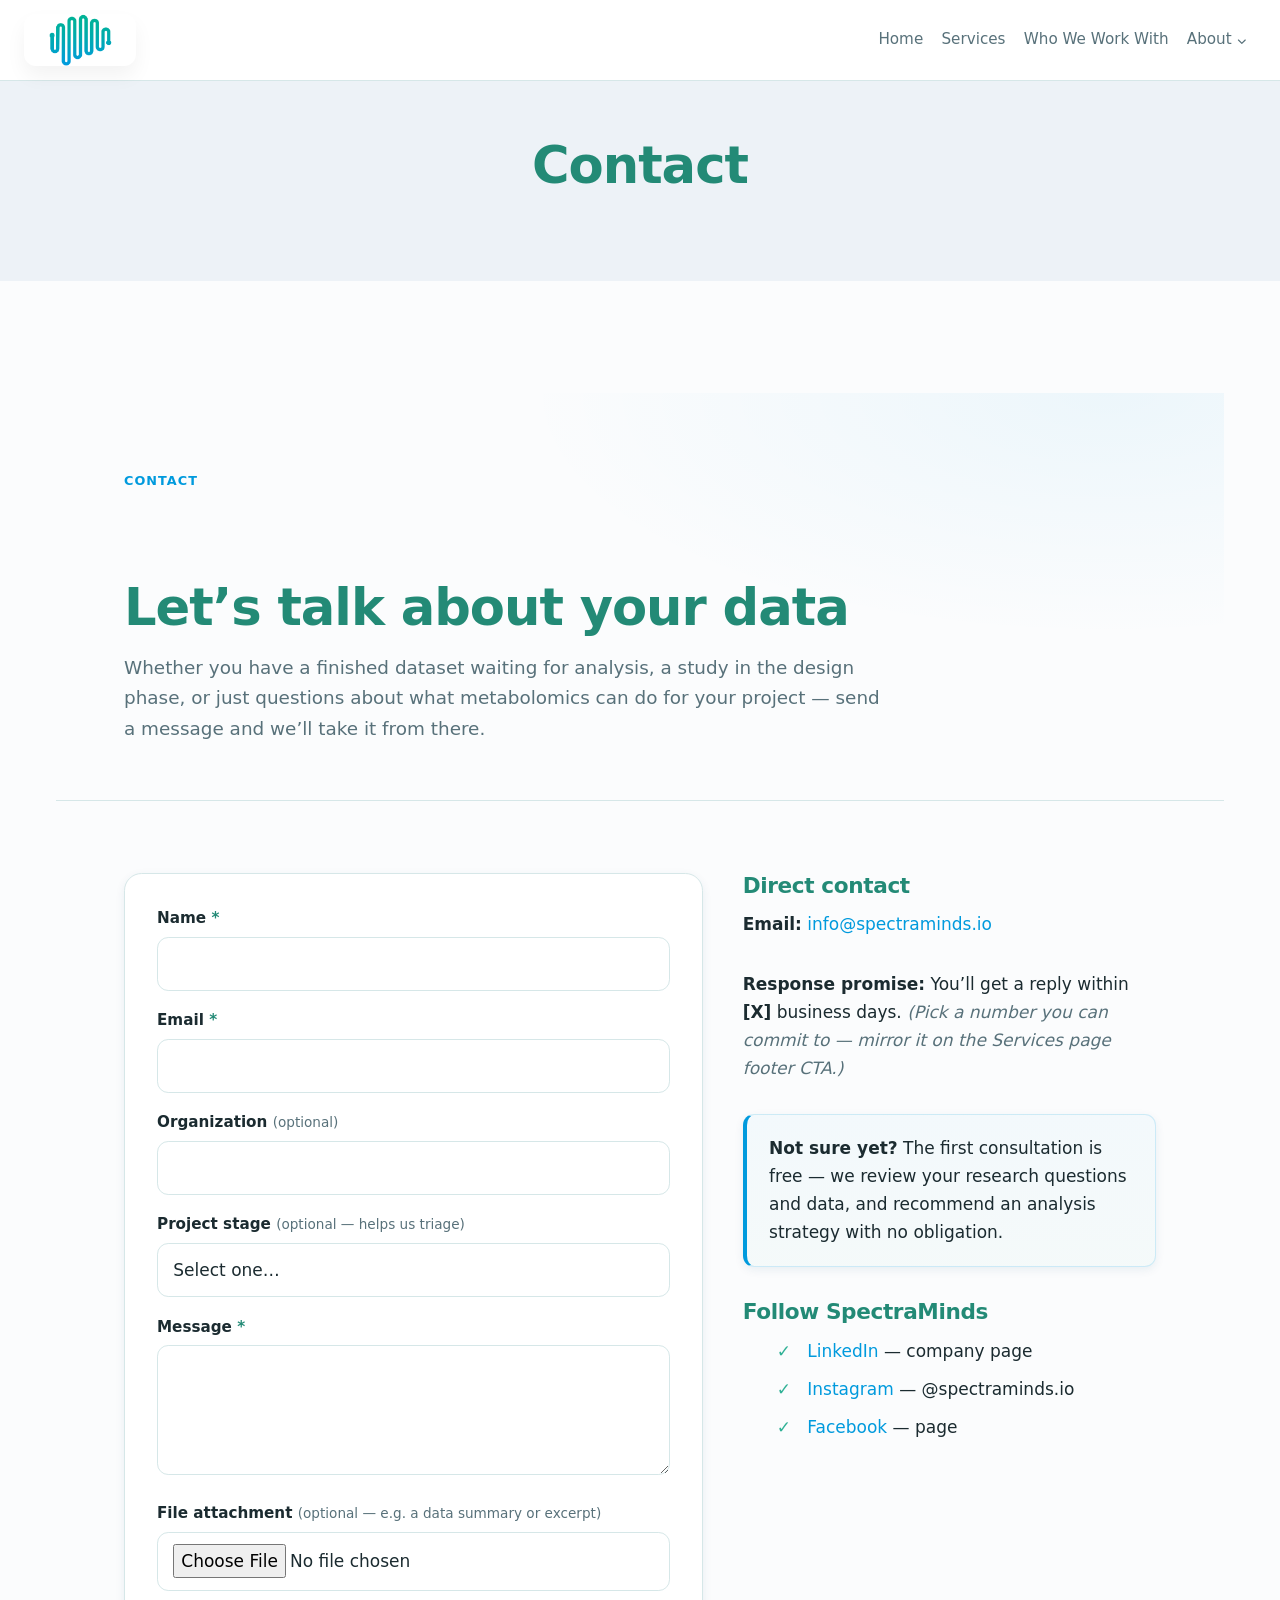
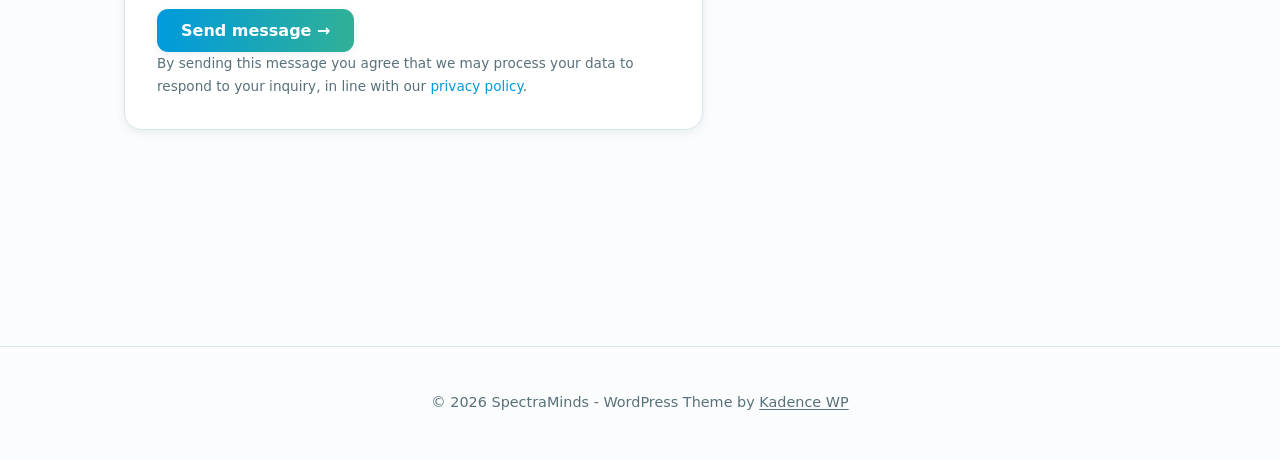
<file: contact/index.html>
<!DOCTYPE html>
<html lang="en-US" class="no-js" itemtype="https://schema.org/WebPage" itemscope>
<head><meta charset="UTF-8">
	
	<meta name="viewport" content="width=device-width, initial-scale=1, minimum-scale=1">
	<title>Contact – SpectraMinds</title>
<meta name="robots" content="max-image-preview:large">
<script>document.documentElement.classList.add('js');</script><link rel="alternate" type="application/rss+xml" title="SpectraMinds » Feed" href="/feed/">
<link rel="alternate" type="application/rss+xml" title="SpectraMinds » Comments Feed" href="/comments/feed/">
			<script>document.documentElement.classList.remove( 'no-js' );</script>
			

<style id="wp-img-auto-sizes-contain-inline-css">
img:is([sizes=auto i],[sizes^="auto," i]){contain-intrinsic-size:3000px 1500px}
/*# sourceURL=wp-img-auto-sizes-contain-inline-css */
</style>
<style id="wp-emoji-styles-inline-css">

	img.wp-smiley, img.emoji {
		display: inline !important;
		border: none !important;
		box-shadow: none !important;
		height: 1em !important;
		width: 1em !important;
		margin: 0 0.07em !important;
		vertical-align: -0.1em !important;
		background: none !important;
		padding: 0 !important;
	}
/*# sourceURL=wp-emoji-styles-inline-css */
</style>
<style id="wp-block-library-inline-css">
:root{--wp-block-synced-color:#7a00df;--wp-block-synced-color--rgb:122,0,223;--wp-bound-block-color:var(--wp-block-synced-color);--wp-editor-canvas-background:#ddd;--wp-admin-theme-color:#007cba;--wp-admin-theme-color--rgb:0,124,186;--wp-admin-theme-color-darker-10:#006ba1;--wp-admin-theme-color-darker-10--rgb:0,107,160.5;--wp-admin-theme-color-darker-20:#005a87;--wp-admin-theme-color-darker-20--rgb:0,90,135;--wp-admin-border-width-focus:2px}@media (min-resolution:192dpi){:root{--wp-admin-border-width-focus:1.5px}}.wp-element-button{cursor:pointer}:root .has-very-light-gray-background-color{background-color:#eee}:root .has-very-dark-gray-background-color{background-color:#313131}:root .has-very-light-gray-color{color:#eee}:root .has-very-dark-gray-color{color:#313131}:root .has-vivid-green-cyan-to-vivid-cyan-blue-gradient-background{background:linear-gradient(135deg,#00d084,#0693e3)}:root .has-purple-crush-gradient-background{background:linear-gradient(135deg,#34e2e4,#4721fb 50%,#ab1dfe)}:root .has-hazy-dawn-gradient-background{background:linear-gradient(135deg,#faaca8,#dad0ec)}:root .has-subdued-olive-gradient-background{background:linear-gradient(135deg,#fafae1,#67a671)}:root .has-atomic-cream-gradient-background{background:linear-gradient(135deg,#fdd79a,#004a59)}:root .has-nightshade-gradient-background{background:linear-gradient(135deg,#330968,#31cdcf)}:root .has-midnight-gradient-background{background:linear-gradient(135deg,#020381,#2874fc)}:root{--wp--preset--font-size--normal:16px;--wp--preset--font-size--huge:42px}.has-regular-font-size{font-size:1em}.has-larger-font-size{font-size:2.625em}.has-normal-font-size{font-size:var(--wp--preset--font-size--normal)}.has-huge-font-size{font-size:var(--wp--preset--font-size--huge)}:root .has-text-align-center{text-align:center}:root .has-text-align-left{text-align:left}:root .has-text-align-right{text-align:right}.has-fit-text{white-space:nowrap!important}#end-resizable-editor-section{display:none}.aligncenter{clear:both}.items-justified-left{justify-content:flex-start}.items-justified-center{justify-content:center}.items-justified-right{justify-content:flex-end}.items-justified-space-between{justify-content:space-between}.screen-reader-text{word-wrap:normal!important;border:0;clip-path:inset(50%);height:1px;margin:-1px;overflow:hidden;padding:0;position:absolute;width:1px;word-break:normal!important}.screen-reader-text:focus{background-color:#ddd;clip-path:none;color:#444;display:block;font-size:1em;height:auto;left:5px;line-height:normal;padding:15px 23px 14px;text-decoration:none;top:5px;width:auto;z-index:100000}html :where(.has-border-color){border-style:solid}html :where([style^=border-color],[style*=";border-color"],[style*="; border-color"]){border-style:solid}html :where([style^=border-top-color],[style*=";border-top-color"],[style*="; border-top-color"]){border-top-style:solid}html :where([style^=border-right-color],[style*=";border-right-color"],[style*="; border-right-color"]){border-right-style:solid}html :where([style^=border-bottom-color],[style*=";border-bottom-color"],[style*="; border-bottom-color"]){border-bottom-style:solid}html :where([style^=border-left-color],[style*=";border-left-color"],[style*="; border-left-color"]){border-left-style:solid}html :where([style^=border-width],[style*=";border-width"],[style*="; border-width"]){border-style:solid}html :where([style^=border-top-width],[style*=";border-top-width"],[style*="; border-top-width"]){border-top-style:solid}html :where([style^=border-right-width],[style*=";border-right-width"],[style*="; border-right-width"]){border-right-style:solid}html :where([style^=border-bottom-width],[style*=";border-bottom-width"],[style*="; border-bottom-width"]){border-bottom-style:solid}html :where([style^=border-left-width],[style*=";border-left-width"],[style*="; border-left-width"]){border-left-style:solid}html :where(img[class*=wp-image-]){height:auto;max-width:100%}:where(figure){margin:0 0 1em}html :where(.is-position-sticky){--wp-admin--admin-bar--position-offset:var(--wp-admin--admin-bar--height,0px)}@media screen and (max-width:600px){html :where(.is-position-sticky){--wp-admin--admin-bar--position-offset:0px}}

/*# sourceURL=/wp-includes/css/dist/block-library/common.min.css */
</style>
<style id="classic-theme-styles-inline-css">
/*! This file is auto-generated */
.wp-block-button__link{color:#fff;background-color:#32373c;border-radius:9999px;box-shadow:none;text-decoration:none;padding:calc(.667em + 2px) calc(1.333em + 2px);font-size:1.125em}.wp-block-file__button{background:#32373c;color:#fff;text-decoration:none}
/*# sourceURL=/wp-includes/css/classic-themes.min.css */
</style>

<style id="global-styles-inline-css">
:root{--wp--preset--aspect-ratio--square: 1;--wp--preset--aspect-ratio--4-3: 4/3;--wp--preset--aspect-ratio--3-4: 3/4;--wp--preset--aspect-ratio--3-2: 3/2;--wp--preset--aspect-ratio--2-3: 2/3;--wp--preset--aspect-ratio--16-9: 16/9;--wp--preset--aspect-ratio--9-16: 9/16;--wp--preset--color--black: #000000;--wp--preset--color--cyan-bluish-gray: #abb8c3;--wp--preset--color--white: #ffffff;--wp--preset--color--pale-pink: #f78da7;--wp--preset--color--vivid-red: #cf2e2e;--wp--preset--color--luminous-vivid-orange: #ff6900;--wp--preset--color--luminous-vivid-amber: #fcb900;--wp--preset--color--light-green-cyan: #7bdcb5;--wp--preset--color--vivid-green-cyan: #00d084;--wp--preset--color--pale-cyan-blue: #8ed1fc;--wp--preset--color--vivid-cyan-blue: #0693e3;--wp--preset--color--vivid-purple: #9b51e0;--wp--preset--color--theme-palette-1: var(--global-palette1);--wp--preset--color--theme-palette-2: var(--global-palette2);--wp--preset--color--theme-palette-3: var(--global-palette3);--wp--preset--color--theme-palette-4: var(--global-palette4);--wp--preset--color--theme-palette-5: var(--global-palette5);--wp--preset--color--theme-palette-6: var(--global-palette6);--wp--preset--color--theme-palette-7: var(--global-palette7);--wp--preset--color--theme-palette-8: var(--global-palette8);--wp--preset--color--theme-palette-9: var(--global-palette9);--wp--preset--color--theme-palette-10: var(--global-palette10);--wp--preset--color--theme-palette-11: var(--global-palette11);--wp--preset--color--theme-palette-12: var(--global-palette12);--wp--preset--color--theme-palette-13: var(--global-palette13);--wp--preset--color--theme-palette-14: var(--global-palette14);--wp--preset--color--theme-palette-15: var(--global-palette15);--wp--preset--gradient--vivid-cyan-blue-to-vivid-purple: linear-gradient(135deg,rgb(6,147,227) 0%,rgb(155,81,224) 100%);--wp--preset--gradient--light-green-cyan-to-vivid-green-cyan: linear-gradient(135deg,rgb(122,220,180) 0%,rgb(0,208,130) 100%);--wp--preset--gradient--luminous-vivid-amber-to-luminous-vivid-orange: linear-gradient(135deg,rgb(252,185,0) 0%,rgb(255,105,0) 100%);--wp--preset--gradient--luminous-vivid-orange-to-vivid-red: linear-gradient(135deg,rgb(255,105,0) 0%,rgb(207,46,46) 100%);--wp--preset--gradient--very-light-gray-to-cyan-bluish-gray: linear-gradient(135deg,rgb(238,238,238) 0%,rgb(169,184,195) 100%);--wp--preset--gradient--cool-to-warm-spectrum: linear-gradient(135deg,rgb(74,234,220) 0%,rgb(151,120,209) 20%,rgb(207,42,186) 40%,rgb(238,44,130) 60%,rgb(251,105,98) 80%,rgb(254,248,76) 100%);--wp--preset--gradient--blush-light-purple: linear-gradient(135deg,rgb(255,206,236) 0%,rgb(152,150,240) 100%);--wp--preset--gradient--blush-bordeaux: linear-gradient(135deg,rgb(254,205,165) 0%,rgb(254,45,45) 50%,rgb(107,0,62) 100%);--wp--preset--gradient--luminous-dusk: linear-gradient(135deg,rgb(255,203,112) 0%,rgb(199,81,192) 50%,rgb(65,88,208) 100%);--wp--preset--gradient--pale-ocean: linear-gradient(135deg,rgb(255,245,203) 0%,rgb(182,227,212) 50%,rgb(51,167,181) 100%);--wp--preset--gradient--electric-grass: linear-gradient(135deg,rgb(202,248,128) 0%,rgb(113,206,126) 100%);--wp--preset--gradient--midnight: linear-gradient(135deg,rgb(2,3,129) 0%,rgb(40,116,252) 100%);--wp--preset--font-size--small: var(--global-font-size-small);--wp--preset--font-size--medium: var(--global-font-size-medium);--wp--preset--font-size--large: var(--global-font-size-large);--wp--preset--font-size--x-large: 42px;--wp--preset--font-size--larger: var(--global-font-size-larger);--wp--preset--font-size--xxlarge: var(--global-font-size-xxlarge);--wp--preset--spacing--20: 0.44rem;--wp--preset--spacing--30: 0.67rem;--wp--preset--spacing--40: 1rem;--wp--preset--spacing--50: 1.5rem;--wp--preset--spacing--60: 2.25rem;--wp--preset--spacing--70: 3.38rem;--wp--preset--spacing--80: 5.06rem;--wp--preset--shadow--natural: 6px 6px 9px rgba(0, 0, 0, 0.2);--wp--preset--shadow--deep: 12px 12px 50px rgba(0, 0, 0, 0.4);--wp--preset--shadow--sharp: 6px 6px 0px rgba(0, 0, 0, 0.2);--wp--preset--shadow--outlined: 6px 6px 0px -3px rgb(255, 255, 255), 6px 6px rgb(0, 0, 0);--wp--preset--shadow--crisp: 6px 6px 0px rgb(0, 0, 0);}.wp-block-button{--wp--preset--dimension--25: 25%;--wp--preset--dimension--50: 50%;--wp--preset--dimension--75: 75%;--wp--preset--dimension--100: 100%;}:root { --wp--style--global--content-size: var(--global-calc-content-width);--wp--style--global--wide-size: var(--global-calc-wide-content-width); }:where(body) { margin: 0; }:where(.is-layout-flex){gap: 0.5em;}:where(.is-layout-grid){gap: 0.5em;}body .is-layout-flex{display: flex;}.is-layout-flex{flex-wrap: wrap;align-items: center;}.is-layout-flex > :is(*, div){margin: 0;}body .is-layout-grid{display: grid;}.is-layout-grid > :is(*, div){margin: 0;}body{padding-top: 0px;padding-right: 0px;padding-bottom: 0px;padding-left: 0px;}:root :where(.wp-element-button, .wp-block-button__link){font-style: inherit;font-weight: inherit;letter-spacing: inherit;text-transform: inherit;}.has-black-color{color: var(--wp--preset--color--black) !important;}.has-cyan-bluish-gray-color{color: var(--wp--preset--color--cyan-bluish-gray) !important;}.has-white-color{color: var(--wp--preset--color--white) !important;}.has-pale-pink-color{color: var(--wp--preset--color--pale-pink) !important;}.has-vivid-red-color{color: var(--wp--preset--color--vivid-red) !important;}.has-luminous-vivid-orange-color{color: var(--wp--preset--color--luminous-vivid-orange) !important;}.has-luminous-vivid-amber-color{color: var(--wp--preset--color--luminous-vivid-amber) !important;}.has-light-green-cyan-color{color: var(--wp--preset--color--light-green-cyan) !important;}.has-vivid-green-cyan-color{color: var(--wp--preset--color--vivid-green-cyan) !important;}.has-pale-cyan-blue-color{color: var(--wp--preset--color--pale-cyan-blue) !important;}.has-vivid-cyan-blue-color{color: var(--wp--preset--color--vivid-cyan-blue) !important;}.has-vivid-purple-color{color: var(--wp--preset--color--vivid-purple) !important;}.has-theme-palette-1-color{color: var(--wp--preset--color--theme-palette-1) !important;}.has-theme-palette-2-color{color: var(--wp--preset--color--theme-palette-2) !important;}.has-theme-palette-3-color{color: var(--wp--preset--color--theme-palette-3) !important;}.has-theme-palette-4-color{color: var(--wp--preset--color--theme-palette-4) !important;}.has-theme-palette-5-color{color: var(--wp--preset--color--theme-palette-5) !important;}.has-theme-palette-6-color{color: var(--wp--preset--color--theme-palette-6) !important;}.has-theme-palette-7-color{color: var(--wp--preset--color--theme-palette-7) !important;}.has-theme-palette-8-color{color: var(--wp--preset--color--theme-palette-8) !important;}.has-theme-palette-9-color{color: var(--wp--preset--color--theme-palette-9) !important;}.has-theme-palette-10-color{color: var(--wp--preset--color--theme-palette-10) !important;}.has-theme-palette-11-color{color: var(--wp--preset--color--theme-palette-11) !important;}.has-theme-palette-12-color{color: var(--wp--preset--color--theme-palette-12) !important;}.has-theme-palette-13-color{color: var(--wp--preset--color--theme-palette-13) !important;}.has-theme-palette-14-color{color: var(--wp--preset--color--theme-palette-14) !important;}.has-theme-palette-15-color{color: var(--wp--preset--color--theme-palette-15) !important;}.has-black-background-color{background-color: var(--wp--preset--color--black) !important;}.has-cyan-bluish-gray-background-color{background-color: var(--wp--preset--color--cyan-bluish-gray) !important;}.has-white-background-color{background-color: var(--wp--preset--color--white) !important;}.has-pale-pink-background-color{background-color: var(--wp--preset--color--pale-pink) !important;}.has-vivid-red-background-color{background-color: var(--wp--preset--color--vivid-red) !important;}.has-luminous-vivid-orange-background-color{background-color: var(--wp--preset--color--luminous-vivid-orange) !important;}.has-luminous-vivid-amber-background-color{background-color: var(--wp--preset--color--luminous-vivid-amber) !important;}.has-light-green-cyan-background-color{background-color: var(--wp--preset--color--light-green-cyan) !important;}.has-vivid-green-cyan-background-color{background-color: var(--wp--preset--color--vivid-green-cyan) !important;}.has-pale-cyan-blue-background-color{background-color: var(--wp--preset--color--pale-cyan-blue) !important;}.has-vivid-cyan-blue-background-color{background-color: var(--wp--preset--color--vivid-cyan-blue) !important;}.has-vivid-purple-background-color{background-color: var(--wp--preset--color--vivid-purple) !important;}.has-theme-palette-1-background-color{background-color: var(--wp--preset--color--theme-palette-1) !important;}.has-theme-palette-2-background-color{background-color: var(--wp--preset--color--theme-palette-2) !important;}.has-theme-palette-3-background-color{background-color: var(--wp--preset--color--theme-palette-3) !important;}.has-theme-palette-4-background-color{background-color: var(--wp--preset--color--theme-palette-4) !important;}.has-theme-palette-5-background-color{background-color: var(--wp--preset--color--theme-palette-5) !important;}.has-theme-palette-6-background-color{background-color: var(--wp--preset--color--theme-palette-6) !important;}.has-theme-palette-7-background-color{background-color: var(--wp--preset--color--theme-palette-7) !important;}.has-theme-palette-8-background-color{background-color: var(--wp--preset--color--theme-palette-8) !important;}.has-theme-palette-9-background-color{background-color: var(--wp--preset--color--theme-palette-9) !important;}.has-theme-palette-10-background-color{background-color: var(--wp--preset--color--theme-palette-10) !important;}.has-theme-palette-11-background-color{background-color: var(--wp--preset--color--theme-palette-11) !important;}.has-theme-palette-12-background-color{background-color: var(--wp--preset--color--theme-palette-12) !important;}.has-theme-palette-13-background-color{background-color: var(--wp--preset--color--theme-palette-13) !important;}.has-theme-palette-14-background-color{background-color: var(--wp--preset--color--theme-palette-14) !important;}.has-theme-palette-15-background-color{background-color: var(--wp--preset--color--theme-palette-15) !important;}.has-black-border-color{border-color: var(--wp--preset--color--black) !important;}.has-cyan-bluish-gray-border-color{border-color: var(--wp--preset--color--cyan-bluish-gray) !important;}.has-white-border-color{border-color: var(--wp--preset--color--white) !important;}.has-pale-pink-border-color{border-color: var(--wp--preset--color--pale-pink) !important;}.has-vivid-red-border-color{border-color: var(--wp--preset--color--vivid-red) !important;}.has-luminous-vivid-orange-border-color{border-color: var(--wp--preset--color--luminous-vivid-orange) !important;}.has-luminous-vivid-amber-border-color{border-color: var(--wp--preset--color--luminous-vivid-amber) !important;}.has-light-green-cyan-border-color{border-color: var(--wp--preset--color--light-green-cyan) !important;}.has-vivid-green-cyan-border-color{border-color: var(--wp--preset--color--vivid-green-cyan) !important;}.has-pale-cyan-blue-border-color{border-color: var(--wp--preset--color--pale-cyan-blue) !important;}.has-vivid-cyan-blue-border-color{border-color: var(--wp--preset--color--vivid-cyan-blue) !important;}.has-vivid-purple-border-color{border-color: var(--wp--preset--color--vivid-purple) !important;}.has-theme-palette-1-border-color{border-color: var(--wp--preset--color--theme-palette-1) !important;}.has-theme-palette-2-border-color{border-color: var(--wp--preset--color--theme-palette-2) !important;}.has-theme-palette-3-border-color{border-color: var(--wp--preset--color--theme-palette-3) !important;}.has-theme-palette-4-border-color{border-color: var(--wp--preset--color--theme-palette-4) !important;}.has-theme-palette-5-border-color{border-color: var(--wp--preset--color--theme-palette-5) !important;}.has-theme-palette-6-border-color{border-color: var(--wp--preset--color--theme-palette-6) !important;}.has-theme-palette-7-border-color{border-color: var(--wp--preset--color--theme-palette-7) !important;}.has-theme-palette-8-border-color{border-color: var(--wp--preset--color--theme-palette-8) !important;}.has-theme-palette-9-border-color{border-color: var(--wp--preset--color--theme-palette-9) !important;}.has-theme-palette-10-border-color{border-color: var(--wp--preset--color--theme-palette-10) !important;}.has-theme-palette-11-border-color{border-color: var(--wp--preset--color--theme-palette-11) !important;}.has-theme-palette-12-border-color{border-color: var(--wp--preset--color--theme-palette-12) !important;}.has-theme-palette-13-border-color{border-color: var(--wp--preset--color--theme-palette-13) !important;}.has-theme-palette-14-border-color{border-color: var(--wp--preset--color--theme-palette-14) !important;}.has-theme-palette-15-border-color{border-color: var(--wp--preset--color--theme-palette-15) !important;}.has-vivid-cyan-blue-to-vivid-purple-gradient-background{background: var(--wp--preset--gradient--vivid-cyan-blue-to-vivid-purple) !important;}.has-light-green-cyan-to-vivid-green-cyan-gradient-background{background: var(--wp--preset--gradient--light-green-cyan-to-vivid-green-cyan) !important;}.has-luminous-vivid-amber-to-luminous-vivid-orange-gradient-background{background: var(--wp--preset--gradient--luminous-vivid-amber-to-luminous-vivid-orange) !important;}.has-luminous-vivid-orange-to-vivid-red-gradient-background{background: var(--wp--preset--gradient--luminous-vivid-orange-to-vivid-red) !important;}.has-very-light-gray-to-cyan-bluish-gray-gradient-background{background: var(--wp--preset--gradient--very-light-gray-to-cyan-bluish-gray) !important;}.has-cool-to-warm-spectrum-gradient-background{background: var(--wp--preset--gradient--cool-to-warm-spectrum) !important;}.has-blush-light-purple-gradient-background{background: var(--wp--preset--gradient--blush-light-purple) !important;}.has-blush-bordeaux-gradient-background{background: var(--wp--preset--gradient--blush-bordeaux) !important;}.has-luminous-dusk-gradient-background{background: var(--wp--preset--gradient--luminous-dusk) !important;}.has-pale-ocean-gradient-background{background: var(--wp--preset--gradient--pale-ocean) !important;}.has-electric-grass-gradient-background{background: var(--wp--preset--gradient--electric-grass) !important;}.has-midnight-gradient-background{background: var(--wp--preset--gradient--midnight) !important;}.has-small-font-size{font-size: var(--wp--preset--font-size--small) !important;}.has-medium-font-size{font-size: var(--wp--preset--font-size--medium) !important;}.has-large-font-size{font-size: var(--wp--preset--font-size--large) !important;}.has-x-large-font-size{font-size: var(--wp--preset--font-size--x-large) !important;}.has-larger-font-size{font-size: var(--wp--preset--font-size--larger) !important;}.has-xxlarge-font-size{font-size: var(--wp--preset--font-size--xxlarge) !important;}
/*# sourceURL=global-styles-inline-css */
</style>

<link rel="stylesheet" id="kadence-global-css" href="/wp-content/themes/kadence/assets/css/global.min.css?ver=1.5.2" media="all">
<style id="kadence-global-inline-css">
/* Kadence Base CSS */
:root{--global-palette1:#2B6CB0;--global-palette2:#215387;--global-palette3:#1f2736;--global-palette4:#2D3748;--global-palette5:#4A5568;--global-palette6:#5b77a8;--global-palette7:#EDF2F7;--global-palette8:#F7FAFC;--global-palette9:#ffffff;--global-palette10:oklch(from var(--global-palette1) calc(l + 0.10 * (1 - l)) calc(c * 1.00) calc(h + 180) / 100%);--global-palette11:#13612e;--global-palette12:#1159af;--global-palette13:#b82105;--global-palette14:#f7630c;--global-palette15:#f5a524;--global-palette9rgb:255, 255, 255;--global-palette-highlight:var(--global-palette1);--global-palette-highlight-alt:var(--global-palette2);--global-palette-highlight-alt2:var(--global-palette9);--global-palette-btn-bg:var(--global-palette1);--global-palette-btn-bg-hover:var(--global-palette2);--global-palette-btn:var(--global-palette9);--global-palette-btn-hover:var(--global-palette9);--global-palette-btn-sec-bg:var(--global-palette7);--global-palette-btn-sec-bg-hover:var(--global-palette2);--global-palette-btn-sec:var(--global-palette3);--global-palette-btn-sec-hover:var(--global-palette9);--global-body-font-family:Arial, Helvetica, sans-serif;--global-heading-font-family:inherit;--global-primary-nav-font-family:inherit;--global-fallback-font:sans-serif;--global-display-fallback-font:sans-serif;--global-content-width:1290px;--global-content-wide-width:calc(1290px + 230px);--global-content-narrow-width:842px;--global-content-edge-padding:1.5rem;--global-content-boxed-padding:2rem;--global-calc-content-width:calc(1290px - var(--global-content-edge-padding) - var(--global-content-edge-padding) );--wp--style--global--content-size:var(--global-calc-content-width);}.wp-site-blocks{--global-vw:calc( 100vw - ( 0.5 * var(--scrollbar-offset)));}body{background:var(--global-palette8);}body, input, select, optgroup, textarea{font-style:normal;font-weight:400;font-size:17px;line-height:1.6;font-family:var(--global-body-font-family);color:var(--global-palette4);}.content-bg, body.content-style-unboxed .site{background:var(--global-palette9);}h1,h2,h3,h4,h5,h6{font-family:var(--global-heading-font-family);}h1{font-weight:700;font-size:32px;line-height:1.5;color:var(--global-palette3);}h2{font-weight:700;font-size:28px;line-height:1.5;color:var(--global-palette3);}h3{font-weight:700;font-size:24px;line-height:1.5;color:var(--global-palette3);}h4{font-weight:700;font-size:22px;line-height:1.5;color:var(--global-palette4);}h5{font-weight:700;font-size:20px;line-height:1.5;color:var(--global-palette4);}h6{font-weight:700;font-size:18px;line-height:1.5;color:var(--global-palette5);}.entry-hero .kadence-breadcrumbs{max-width:1290px;}.site-container, .site-header-row-layout-contained, .site-footer-row-layout-contained, .entry-hero-layout-contained, .comments-area, .alignfull > .wp-block-cover__inner-container, .alignwide > .wp-block-cover__inner-container{max-width:var(--global-content-width);}.content-width-narrow .content-container.site-container, .content-width-narrow .hero-container.site-container{max-width:var(--global-content-narrow-width);}@media all and (min-width: 1520px){.wp-site-blocks .content-container  .alignwide{margin-left:-115px;margin-right:-115px;width:unset;max-width:unset;}}@media all and (min-width: 1102px){.content-width-narrow .wp-site-blocks .content-container .alignwide{margin-left:-130px;margin-right:-130px;width:unset;max-width:unset;}}.content-style-boxed .wp-site-blocks .entry-content .alignwide{margin-left:calc( -1 * var( --global-content-boxed-padding ) );margin-right:calc( -1 * var( --global-content-boxed-padding ) );}.content-area{margin-top:5rem;margin-bottom:5rem;}@media all and (max-width: 1024px){.content-area{margin-top:3rem;margin-bottom:3rem;}}@media all and (max-width: 767px){.content-area{margin-top:2rem;margin-bottom:2rem;}}@media all and (max-width: 1024px){:root{--global-content-boxed-padding:2rem;}}@media all and (max-width: 767px){:root{--global-content-boxed-padding:1.5rem;}}.entry-content-wrap{padding:2rem;}@media all and (max-width: 1024px){.entry-content-wrap{padding:2rem;}}@media all and (max-width: 767px){.entry-content-wrap{padding:1.5rem;}}.entry.single-entry{box-shadow:0px 15px 15px -10px rgba(0,0,0,0.05);}.entry.loop-entry{box-shadow:0px 15px 15px -10px rgba(0,0,0,0.05);}.loop-entry .entry-content-wrap{padding:2rem;}@media all and (max-width: 1024px){.loop-entry .entry-content-wrap{padding:2rem;}}@media all and (max-width: 767px){.loop-entry .entry-content-wrap{padding:1.5rem;}}button, .button, .wp-block-button__link, input[type="button"], input[type="reset"], input[type="submit"], .fl-button, .elementor-button-wrapper .elementor-button, .wc-block-components-checkout-place-order-button, .wc-block-cart__submit{box-shadow:0px 0px 0px -7px rgba(0,0,0,0);}button:hover, button:focus, button:active, .button:hover, .button:focus, .button:active, .wp-block-button__link:hover, .wp-block-button__link:focus, .wp-block-button__link:active, input[type="button"]:hover, input[type="button"]:focus, input[type="button"]:active, input[type="reset"]:hover, input[type="reset"]:focus, input[type="reset"]:active, input[type="submit"]:hover, input[type="submit"]:focus, input[type="submit"]:active, .elementor-button-wrapper .elementor-button:hover, .elementor-button-wrapper .elementor-button:focus, .elementor-button-wrapper .elementor-button:active, .wc-block-cart__submit:hover{box-shadow:0px 15px 25px -7px rgba(0,0,0,0.1);}.kb-button.kb-btn-global-outline.kb-btn-global-inherit{padding-top:calc(px - 2px);padding-right:calc(px - 2px);padding-bottom:calc(px - 2px);padding-left:calc(px - 2px);}@media all and (min-width: 1025px){.transparent-header .entry-hero .entry-hero-container-inner{padding-top:80px;}}@media all and (max-width: 1024px){.mobile-transparent-header .entry-hero .entry-hero-container-inner{padding-top:80px;}}@media all and (max-width: 767px){.mobile-transparent-header .entry-hero .entry-hero-container-inner{padding-top:80px;}}.entry-hero.page-hero-section .entry-header{min-height:200px;}
/* Kadence Header CSS */
@media all and (max-width: 1024px){.mobile-transparent-header #masthead{position:absolute;left:0px;right:0px;z-index:100;}.kadence-scrollbar-fixer.mobile-transparent-header #masthead{right:var(--scrollbar-offset,0);}.mobile-transparent-header #masthead, .mobile-transparent-header .site-top-header-wrap .site-header-row-container-inner, .mobile-transparent-header .site-main-header-wrap .site-header-row-container-inner, .mobile-transparent-header .site-bottom-header-wrap .site-header-row-container-inner{background:transparent;}.site-header-row-tablet-layout-fullwidth, .site-header-row-tablet-layout-standard{padding:0px;}}@media all and (min-width: 1025px){.transparent-header #masthead{position:absolute;left:0px;right:0px;z-index:100;}.transparent-header.kadence-scrollbar-fixer #masthead{right:var(--scrollbar-offset,0);}.transparent-header #masthead, .transparent-header .site-top-header-wrap .site-header-row-container-inner, .transparent-header .site-main-header-wrap .site-header-row-container-inner, .transparent-header .site-bottom-header-wrap .site-header-row-container-inner{background:transparent;}}.site-branding a.brand img{max-width:200px;}.site-branding a.brand img.svg-logo-image{width:200px;}.site-branding{padding:0px 0px 0px 0px;}.site-branding .site-title{font-weight:700;font-size:26px;line-height:1.2;color:var(--global-palette3);}#masthead, #masthead .kadence-sticky-header.item-is-fixed:not(.item-at-start):not(.site-header-row-container):not(.site-main-header-wrap), #masthead .kadence-sticky-header.item-is-fixed:not(.item-at-start) > .site-header-row-container-inner{background:#ffffff;}.site-main-header-inner-wrap{min-height:80px;}.header-navigation[class*="header-navigation-style-underline"] .header-menu-container.primary-menu-container>ul>li>a:after{width:calc( 100% - 1.2em);}.main-navigation .primary-menu-container > ul > li.menu-item > a{padding-left:calc(1.2em / 2);padding-right:calc(1.2em / 2);padding-top:0.6em;padding-bottom:0.6em;color:var(--global-palette5);}.main-navigation .primary-menu-container > ul > li.menu-item .dropdown-nav-special-toggle{right:calc(1.2em / 2);}.main-navigation .primary-menu-container > ul > li.menu-item > a:hover{color:var(--global-palette-highlight);}.main-navigation .primary-menu-container > ul > li.menu-item.current-menu-item > a{color:var(--global-palette3);}.header-navigation .header-menu-container ul ul.sub-menu, .header-navigation .header-menu-container ul ul.submenu{background:var(--global-palette3);box-shadow:0px 2px 13px 0px rgba(0,0,0,0.1);}.header-navigation .header-menu-container ul ul li.menu-item, .header-menu-container ul.menu > li.kadence-menu-mega-enabled > ul > li.menu-item > a{border-bottom:1px solid rgba(255,255,255,0.1);border-radius:0px 0px 0px 0px;}.header-navigation .header-menu-container ul ul li.menu-item > a{width:200px;padding-top:1em;padding-bottom:1em;color:var(--global-palette8);font-size:12px;}.header-navigation .header-menu-container ul ul li.menu-item > a:hover{color:var(--global-palette9);background:var(--global-palette4);border-radius:0px 0px 0px 0px;}.header-navigation .header-menu-container ul ul li.menu-item.current-menu-item > a{color:var(--global-palette9);background:var(--global-palette4);border-radius:0px 0px 0px 0px;}.mobile-toggle-open-container .menu-toggle-open, .mobile-toggle-open-container .menu-toggle-open:focus{color:var(--global-palette5);padding:0.4em 0.6em 0.4em 0.6em;font-size:14px;}.mobile-toggle-open-container .menu-toggle-open.menu-toggle-style-bordered{border:1px solid currentColor;}.mobile-toggle-open-container .menu-toggle-open .menu-toggle-icon{font-size:20px;}.mobile-toggle-open-container .menu-toggle-open:hover, .mobile-toggle-open-container .menu-toggle-open:focus-visible{color:var(--global-palette-highlight);}.mobile-navigation ul li{font-size:14px;}.mobile-navigation ul li a{padding-top:1em;padding-bottom:1em;}.mobile-navigation ul li > a, .mobile-navigation ul li.menu-item-has-children > .drawer-nav-drop-wrap{color:var(--global-palette8);}.mobile-navigation ul li.current-menu-item > a, .mobile-navigation ul li.current-menu-item.menu-item-has-children > .drawer-nav-drop-wrap{color:var(--global-palette-highlight);}.mobile-navigation ul li.menu-item-has-children .drawer-nav-drop-wrap, .mobile-navigation ul li:not(.menu-item-has-children) a{border-bottom:1px solid rgba(255,255,255,0.1);}.mobile-navigation:not(.drawer-navigation-parent-toggle-true) ul li.menu-item-has-children .drawer-nav-drop-wrap button{border-left:1px solid rgba(255,255,255,0.1);}#mobile-drawer .drawer-header .drawer-toggle{padding:0.6em 0.15em 0.6em 0.15em;font-size:24px;}
/* Kadence Footer CSS */
.site-bottom-footer-inner-wrap{padding-top:30px;padding-bottom:30px;grid-column-gap:30px;}.site-bottom-footer-inner-wrap .widget{margin-bottom:30px;}.site-bottom-footer-inner-wrap .site-footer-section:not(:last-child):after{right:calc(-30px / 2);}
/*# sourceURL=kadence-global-inline-css */
</style>
<link rel="stylesheet" id="kadence-header-css" href="/wp-content/themes/kadence/assets/css/header.min.css?ver=1.5.2" media="all">
<link rel="stylesheet" id="kadence-content-css" href="/wp-content/themes/kadence/assets/css/content.min.css?ver=1.5.2" media="all">
<link rel="stylesheet" id="kadence-footer-css" href="/wp-content/themes/kadence/assets/css/footer.min.css?ver=1.5.2" media="all">
<link rel="stylesheet" id="spectraminds-brand-css" href="/wp-content/themes/spectraminds-child/sm-brand.css?ver=1789114756" media="all">
<link rel="EditURI" type="application/rsd+xml" title="RSD" href="/xmlrpc.php?rsd">
<meta name="generator" content="WordPress 7.1">
<link rel="canonical" href="/contact/">
<link rel="shortlink" href="/?p=16">
<link rel="icon" href="/wp-content/uploads/2026/09/cropped-perfil-redes-1-32x32.png" sizes="32x32">
<link rel="icon" href="/wp-content/uploads/2026/09/cropped-perfil-redes-1-192x192.png" sizes="192x192">
<link rel="apple-touch-icon" href="/wp-content/uploads/2026/09/cropped-perfil-redes-1-180x180.png">
<meta name="msapplication-TileImage" content="/wp-content/uploads/2026/09/cropped-perfil-redes-1-270x270.png">
<style id="wp-custom-css">
/* Make the Home Page Hero text stand out */
.wp-block-cover h1 {
    font-size: 3.5rem !important;
    font-weight: 800 !important;
    text-shadow: 2px 2px 4px rgba(0,0,0,0.3);
    color: #ffffff !important;
}

/* Professional Button Styling */
.wp-block-button__link {
    background-color: #0056b3 !important; /* Replace with your brand blue */
    border-radius: 50px !important;
    padding: 12px 30px !important;
    font-weight: 600 !important;
    transition: transform 0.2s ease;
}

.wp-block-button__link:hover {
    transform: scale(1.05);
    background-color: #004494 !important;
}

/* Service Column Styling */
.wp-block-column {
    padding: 20px;
    border-radius: 15px;
    transition: background 0.3s ease;
}

.wp-block-column:hover {
    background: #f9f9f9;
}

/* This prevents the content from stretching too wide on big screens,
   which is usually why pages feel 'empty' */
.entry-content {
    max-width: 1100px;
    margin: 0 auto !important;
}

/* Adds a nice soft shadow to images so they don't look 'flat' on the white background */
img {
    border-radius: 12px;
    box-shadow: 0 10px 20px rgba(0,0,0,0.05);
}
</style>
</head>

<body class="wp-singular page-template-default page page-id-16 wp-custom-logo wp-embed-responsive wp-theme-kadence wp-child-theme-spectraminds-child footer-on-bottom hide-focus-outline link-style-standard content-title-style-above content-width-normal content-style-boxed content-vertical-padding-show non-transparent-header mobile-non-transparent-header">
<div id="wrapper" class="site wp-site-blocks">
			<a class="skip-link screen-reader-text scroll-ignore" href="#main">Skip to content</a>
		<header id="masthead" class="site-header" role="banner" itemtype="https://schema.org/WPHeader" itemscope>
	<div id="main-header" class="site-header-wrap">
		<div class="site-header-inner-wrap">
			<div class="site-header-upper-wrap">
				<div class="site-header-upper-inner-wrap">
					<div class="site-main-header-wrap site-header-row-container site-header-focus-item site-header-row-layout-standard" data-section="kadence_customizer_header_main">
	<div class="site-header-row-container-inner">
				<div class="site-container">
			<div class="site-main-header-inner-wrap site-header-row site-header-row-has-sides site-header-row-no-center">
									<div class="site-header-main-section-left site-header-section site-header-section-left">
						<div class="site-header-item site-header-focus-item" data-section="title_tagline">
	<div class="site-branding branding-layout-standard"><a class="brand has-logo-image" href="/" rel="home"><img width="1499" height="694" src="/wp-content/uploads/2026/09/cropped-logo-vertical-color.png" class="custom-logo" alt="SpectraMinds" decoding="async" fetchpriority="high" srcset="/wp-content/uploads/2026/09/cropped-logo-vertical-color.png 1499w, /wp-content/uploads/2026/09/cropped-logo-vertical-color-300x139.png 300w, /wp-content/uploads/2026/09/cropped-logo-vertical-color-1024x474.png 1024w, /wp-content/uploads/2026/09/cropped-logo-vertical-color-768x356.png 768w" sizes="(max-width: 1499px) 100vw, 1499px"><div class="site-title-wrap"><p class="site-title">SpectraMinds</p></div></a></div></div><!-- data-section="title_tagline" -->
					</div>
																	<div class="site-header-main-section-right site-header-section site-header-section-right">
						<div class="site-header-item site-header-focus-item site-header-item-main-navigation header-navigation-layout-stretch-false header-navigation-layout-fill-stretch-false" data-section="kadence_customizer_primary_navigation">
		<nav id="site-navigation" class="main-navigation header-navigation hover-to-open nav--toggle-sub header-navigation-style-standard header-navigation-dropdown-animation-none" role="navigation" aria-label="Primary">
			<div class="primary-menu-container header-menu-container">
	<ul id="primary-menu" class="menu"><li id="menu-item-39" class="menu-item menu-item-type-post_type menu-item-object-page menu-item-home menu-item-39"><a href="/">Home</a></li>
<li id="menu-item-42" class="menu-item menu-item-type-post_type menu-item-object-page menu-item-42"><a href="/services/">Services</a></li>
<li id="menu-item-41" class="menu-item menu-item-type-post_type menu-item-object-page menu-item-41"><a href="/who-we-work-with/">Who We Work With</a></li>
<li id="menu-item-43" class="menu-item menu-item-type-post_type menu-item-object-page current-menu-ancestor current-menu-parent current_page_parent current_page_ancestor menu-item-has-children menu-item-43"><a href="/about/"><span class="nav-drop-title-wrap">About<span class="dropdown-nav-toggle"><span class="kadence-svg-iconset svg-baseline"><svg aria-hidden="true" class="kadence-svg-icon kadence-arrow-down-svg" fill="currentColor" version="1.1" xmlns="http://www.w3.org/2000/svg" width="24" height="24" viewbox="0 0 24 24"><title>Expand</title><path d="M5.293 9.707l6 6c0.391 0.391 1.024 0.391 1.414 0l6-6c0.391-0.391 0.391-1.024 0-1.414s-1.024-0.391-1.414 0l-5.293 5.293-5.293-5.293c-0.391-0.391-1.024-0.391-1.414 0s-0.391 1.024 0 1.414z"></path>
				</svg></span></span></span></a>
<ul class="sub-menu">
	<li id="menu-item-40" class="menu-item menu-item-type-post_type menu-item-object-page current-menu-item page_item page-item-16 current_page_item menu-item-40"><a href="/contact/" aria-current="page">Contact</a></li>
</ul>
</li>
</ul>		</div>
	</nav><!-- #site-navigation -->
	</div><!-- data-section="primary_navigation" -->
					</div>
							</div>
		</div>
	</div>
</div>
				</div>
			</div>
					</div>
	</div>
	
<div id="mobile-header" class="site-mobile-header-wrap">
	<div class="site-header-inner-wrap">
		<div class="site-header-upper-wrap">
			<div class="site-header-upper-inner-wrap">
			<div class="site-main-header-wrap site-header-focus-item site-header-row-layout-standard site-header-row-tablet-layout-default site-header-row-mobile-layout-default ">
	<div class="site-header-row-container-inner">
		<div class="site-container">
			<div class="site-main-header-inner-wrap site-header-row site-header-row-has-sides site-header-row-no-center">
									<div class="site-header-main-section-left site-header-section site-header-section-left">
						<div class="site-header-item site-header-focus-item" data-section="title_tagline">
	<div class="site-branding mobile-site-branding branding-layout-standard branding-tablet-layout-inherit branding-mobile-layout-inherit"><a class="brand has-logo-image" href="/" rel="home"><img width="1499" height="694" src="/wp-content/uploads/2026/09/cropped-logo-vertical-color.png" class="custom-logo" alt="SpectraMinds" decoding="async" srcset="/wp-content/uploads/2026/09/cropped-logo-vertical-color.png 1499w, /wp-content/uploads/2026/09/cropped-logo-vertical-color-300x139.png 300w, /wp-content/uploads/2026/09/cropped-logo-vertical-color-1024x474.png 1024w, /wp-content/uploads/2026/09/cropped-logo-vertical-color-768x356.png 768w" sizes="(max-width: 1499px) 100vw, 1499px"><div class="site-title-wrap"><div class="site-title vs-md-false">SpectraMinds</div></div></a></div></div><!-- data-section="title_tagline" -->
					</div>
																	<div class="site-header-main-section-right site-header-section site-header-section-right">
						<div class="site-header-item site-header-focus-item site-header-item-navgation-popup-toggle" data-section="kadence_customizer_mobile_trigger">
		<div class="mobile-toggle-open-container">
						<button id="mobile-toggle" class="menu-toggle-open drawer-toggle menu-toggle-style-default" aria-label="Open menu" data-toggle-target="#mobile-drawer" data-toggle-body-class="showing-popup-drawer-from-right" aria-expanded="false" data-set-focus=".menu-toggle-close">
						<span class="menu-toggle-icon"><span class="kadence-svg-iconset"><svg aria-hidden="true" class="kadence-svg-icon kadence-menu-svg" fill="currentColor" version="1.1" xmlns="http://www.w3.org/2000/svg" width="24" height="24" viewbox="0 0 24 24"><title>Toggle Menu</title><path d="M3 13h18c0.552 0 1-0.448 1-1s-0.448-1-1-1h-18c-0.552 0-1 0.448-1 1s0.448 1 1 1zM3 7h18c0.552 0 1-0.448 1-1s-0.448-1-1-1h-18c-0.552 0-1 0.448-1 1s0.448 1 1 1zM3 19h18c0.552 0 1-0.448 1-1s-0.448-1-1-1h-18c-0.552 0-1 0.448-1 1s0.448 1 1 1z"></path>
				</svg></span></span>
		</button>
	</div>
	</div><!-- data-section="mobile_trigger" -->
					</div>
							</div>
		</div>
	</div>
</div>
			</div>
		</div>
			</div>
</div>
</header><!-- #masthead -->

	<main id="inner-wrap" class="wrap kt-clear" role="main">
		<section class="entry-hero page-hero-section entry-hero-layout-standard">
	<div class="entry-hero-container-inner">
		<div class="hero-section-overlay"></div>
		<div class="hero-container site-container">
			<header class="entry-header page-title title-align-inherit title-tablet-align-inherit title-mobile-align-inherit">
				<h1 class="entry-title">Contact</h1>			</header><!-- .entry-header -->
		</div>
	</div>
</section><!-- .entry-hero -->
<div id="primary" class="content-area">
	<div class="content-container site-container">
		<div id="main" class="site-main">
						<div class="content-wrap">
				<article id="post-16" class="entry content-bg single-entry post-16 page type-page status-publish hentry">
	<div class="entry-content-wrap">
		
<div class="entry-content single-content">
	
<!-- ================= Page hero ================= -->
    <section class="sm-page-hero">
      <div class="sm-container">
        <span class="sm-eyebrow sm-reveal">Contact</span>
        <h1 class="sm-reveal" style="--sm-delay: 40ms">Let’s talk about your data</h1>
        <p class="sm-lead sm-reveal" style="--sm-delay: 110ms">
          Whether you have a finished dataset waiting for analysis, a study in the design phase,
          or just questions about what metabolomics can do for your project — send a message and
          we’ll take it from there.
        </p>
      </div>
    </section>

    <!-- ================= Form + direct contact ================= -->
    <section class="sm-section">
      <div class="sm-container sm-contact-grid">

        <!-- Form — in WordPress this becomes a WPForms/CF7 embed (Phase 3).
             Field list mirrors the approved draft. -->
        <form class="sm-form sm-reveal" action="#" method="post" onsubmit="return false">
          <div class="sm-field">
            <label for="name">Name <span style="color: var(--sm-primary-dark)">*</span></label>
            <input type="text" id="name" name="name" required>
          </div>
          <div class="sm-field">
            <label for="email">Email <span style="color: var(--sm-primary-dark)">*</span></label>
            <input type="email" id="email" name="email" required>
          </div>
          <div class="sm-field">
            <label for="org">Organization <span class="sm-hint">(optional)</span></label>
            <input type="text" id="org" name="org">
          </div>
          <div class="sm-field">
            <label for="stage">Project stage <span class="sm-hint">(optional — helps us triage)</span></label>
            <select id="stage" name="stage">
              <option value="">Select one…</option>
              <option>Data already collected</option>
              <option>Study in design</option>
              <option>Just exploring</option>
            </select>
          </div>
          <div class="sm-field">
            <label for="message">Message <span style="color: var(--sm-primary-dark)">*</span></label>
            <textarea id="message" name="message" required></textarea>
          </div>
          <div class="sm-field">
            <label for="file">File attachment <span class="sm-hint">(optional — e.g. a data summary or excerpt)</span></label>
            <input type="file" id="file" name="file">
          </div>

          <button type="submit" class="sm-btn sm-btn-primary">Send message →</button>
          <p class="sm-form-note">
            By sending this message you agree that we may process your data to respond to your
            inquiry, in line with our <a href="#">privacy policy</a>.
          </p>
        </form>

        <!-- Direct contact -->
        <div class="sm-reveal" style="--sm-delay: 110ms">
          <h2 style="font-size: 1.35rem">Direct contact</h2>
          <p><strong>Email:</strong> <a href="mailto:info@spectraminds.io">info@spectraminds.io</a></p>
          <p><strong>Response promise:</strong> You’ll get a reply within <strong>[X]</strong> business days.
            <em style="color: var(--sm-text-muted)">(Pick a number you can commit to — mirror it on the Services page footer CTA.)</em>
          </p>

          <div class="sm-callout" style="margin: 1.5rem 0">
            <p style="margin: 0">
              <strong>Not sure yet?</strong> The first consultation is free — we review your
              research questions and data, and recommend an analysis strategy with no obligation.
            </p>
          </div>

          <h2 style="font-size: 1.35rem">Follow SpectraMinds</h2>
          <!-- Replace # with vanity URLs fetched from the old site's footer (draft note 6) -->
          <ul class="sm-check-list" style="margin-top: 0.75rem">
            <li><a href="#">LinkedIn</a> — company page</li>
            <li><a href="#">Instagram</a> — @spectraminds.io</li>
            <li><a href="#">Facebook</a> — page</li>
          </ul>
        </div>

      </div>
    </section>
</div><!-- .entry-content -->
	</div>
</article><!-- #post-16 -->

			</div>
					</div><!-- #main -->
			</div>
</div><!-- #primary -->
	</main><!-- #inner-wrap -->
	<footer id="colophon" class="site-footer" role="contentinfo">
	<div class="site-footer-wrap">
		<div class="site-bottom-footer-wrap site-footer-row-container site-footer-focus-item site-footer-row-layout-standard site-footer-row-tablet-layout-default site-footer-row-mobile-layout-default" data-section="kadence_customizer_footer_bottom">
	<div class="site-footer-row-container-inner">
				<div class="site-container">
			<div class="site-bottom-footer-inner-wrap site-footer-row site-footer-row-columns-1 site-footer-row-column-layout-row site-footer-row-tablet-column-layout-default site-footer-row-mobile-column-layout-row ft-ro-dir-row ft-ro-collapse-normal ft-ro-t-dir-default ft-ro-m-dir-default ft-ro-lstyle-plain">
									<div class="site-footer-bottom-section-1 site-footer-section footer-section-inner-items-1">
						
<div class="footer-widget-area site-info site-footer-focus-item content-align-default content-tablet-align-default content-mobile-align-default content-valign-default content-tablet-valign-default content-mobile-valign-default" data-section="kadence_customizer_footer_html">
	<div class="footer-widget-area-inner site-info-inner">
		<div class="footer-html inner-link-style-normal"><div class="footer-html-inner"><p>© 2026 SpectraMinds - WordPress Theme by <a href="https://www.kadencewp.com/" rel="nofollow noopener">Kadence WP</a></p>
</div></div>	</div>
</div><!-- .site-info -->
					</div>
								</div>
		</div>
	</div>
</div>
	</div>
</footer><!-- #colophon -->

</div><!-- #wrapper -->

			<script>document.documentElement.style.setProperty('--scrollbar-offset', window.innerWidth - document.documentElement.clientWidth + 'px' );</script>
			<script type="speculationrules">
{"prefetch":[{"source":"document","where":{"and":[{"href_matches":"/*"},{"not":{"href_matches":["/wp-*.php","/wp-admin/*","/wp-content/uploads/*","/wp-content/*","/wp-content/plugins/*","/wp-content/themes/spectraminds-child/*","/wp-content/themes/kadence/*","/*\\?(.+)"]}},{"not":{"selector_matches":"a[rel~=\"nofollow\"]"}},{"not":{"selector_matches":".no-prefetch, .no-prefetch a"}}]},"eagerness":"conservative"}]}
</script>
	<script>
	(function () {
		document.querySelectorAll('[data-stagger]').forEach(function (group) {
			Array.prototype.forEach.call(group.children, function (child, i) {
				child.style.setProperty('--sm-delay', (i * 60) + 'ms');
			});
		});

		var reveals = document.querySelectorAll('.sm-reveal');

		if ('IntersectionObserver' in window) {
			var io = new IntersectionObserver(function (entries) {
				entries.forEach(function (entry) {
					if (entry.isIntersecting) {
						entry.target.classList.add('is-visible');
						io.unobserve(entry.target);
					}
				});
			}, { rootMargin: '0px 0px -60px 0px', threshold: 0.05 });
			reveals.forEach(function (el) { io.observe(el); });
		} else {
			reveals.forEach(function (el) { el.classList.add('is-visible'); });
		}
	})();
	</script>
		<div id="mobile-drawer" class="popup-drawer popup-drawer-layout-sidepanel popup-drawer-animation-fade popup-drawer-side-right" data-drawer-target-string="#mobile-drawer">
		<div class="drawer-overlay" data-drawer-target-string="#mobile-drawer"></div>
		<div class="drawer-inner">
						<div class="drawer-header">
				<button class="menu-toggle-close drawer-toggle" aria-label="Close menu" data-toggle-target="#mobile-drawer" data-toggle-body-class="showing-popup-drawer-from-right" aria-expanded="false" data-set-focus=".menu-toggle-open">
					<span class="toggle-close-bar"></span>
					<span class="toggle-close-bar"></span>
				</button>
			</div>
			<div class="drawer-content mobile-drawer-content content-align-left content-valign-top">
								<div class="site-header-item site-header-focus-item site-header-item-mobile-navigation mobile-navigation-layout-stretch-false" data-section="kadence_customizer_mobile_navigation">
		<nav id="mobile-site-navigation" class="mobile-navigation drawer-navigation drawer-navigation-parent-toggle-false" role="navigation" aria-label="Primary Mobile">
				<div class="mobile-menu-container drawer-menu-container">
			<ul id="mobile-menu" class="menu has-collapse-sub-nav"><li class="menu-item menu-item-type-post_type menu-item-object-page menu-item-home menu-item-39"><a href="/">Home</a></li>
<li class="menu-item menu-item-type-post_type menu-item-object-page menu-item-42"><a href="/services/">Services</a></li>
<li class="menu-item menu-item-type-post_type menu-item-object-page menu-item-41"><a href="/who-we-work-with/">Who We Work With</a></li>
<li class="menu-item menu-item-type-post_type menu-item-object-page current-menu-ancestor current-menu-parent current_page_parent current_page_ancestor menu-item-has-children menu-item-43"><div class="drawer-nav-drop-wrap"><a href="/about/">About</a><button class="drawer-sub-toggle" data-toggle-duration="10" data-toggle-target="#mobile-menu .menu-item-43 &gt; .sub-menu" aria-expanded="false"><span class="screen-reader-text">Toggle child menu</span><span class="kadence-svg-iconset"><svg aria-hidden="true" class="kadence-svg-icon kadence-arrow-down-svg" fill="currentColor" version="1.1" xmlns="http://www.w3.org/2000/svg" width="24" height="24" viewbox="0 0 24 24"><title>Expand</title><path d="M5.293 9.707l6 6c0.391 0.391 1.024 0.391 1.414 0l6-6c0.391-0.391 0.391-1.024 0-1.414s-1.024-0.391-1.414 0l-5.293 5.293-5.293-5.293c-0.391-0.391-1.024-0.391-1.414 0s-0.391 1.024 0 1.414z"></path>
				</svg></span></button></div>
<ul class="sub-menu">
	<li class="menu-item menu-item-type-post_type menu-item-object-page current-menu-item page_item page-item-16 current_page_item menu-item-40"><a href="/contact/" aria-current="page">Contact</a></li>
</ul>
</li>
</ul>		</div>
	</nav><!-- #site-navigation -->
	</div><!-- data-section="mobile_navigation" -->
							</div>
		</div>
	</div>
	<script id="kadence-navigation-js-extra">
var kadenceConfig = {"screenReader":{"expand":"Child menu","expandOf":"Child menu of","collapse":"Child menu","collapseOf":"Child menu of"},"breakPoints":{"desktop":"1024","tablet":768},"scrollOffset":"0"};
//# sourceURL=kadence-navigation-js-extra
</script>
<script id="kadence-navigation-js" src="/wp-content/themes/kadence/assets/js/navigation.min.js?ver=1.5.2" async></script>
<script id="wp-emoji-settings" type="application/json">
{"baseUrl":"https://s.w.org/images/core/emoji/17.0.2/72x72/","ext":".png","svgUrl":"https://s.w.org/images/core/emoji/17.0.2/svg/","svgExt":".svg","source":{"concatemoji":"/wp-includes/js/wp-emoji-release.min.js?ver=7.1"}}
</script>
<script type="module">
/*! This file is auto-generated */
var e="script#wp-emoji-settings",t=document.querySelector(e);if(!(t instanceof HTMLScriptElement))throw new Error("Element missing: "+e);const r=JSON.parse(t.text),s=(window._wpemojiSettings=r,"wpEmojiSettingsSupports"),o=["flag","emoji"];function i(e){try{var t={supportTests:e,timestamp:(new Date).valueOf()};sessionStorage.setItem(s,JSON.stringify(t))}catch(e){}}function c(e,t,n){e.clearRect(0,0,e.canvas.width,e.canvas.height),e.fillText(t,0,0);t=new Uint32Array(e.getImageData(0,0,e.canvas.width,e.canvas.height).data);e.clearRect(0,0,e.canvas.width,e.canvas.height),e.fillText(n,0,0);const r=new Uint32Array(e.getImageData(0,0,e.canvas.width,e.canvas.height).data);return t.every((e,t)=>e===r[t])}function p(e,t){e.clearRect(0,0,e.canvas.width,e.canvas.height),e.fillText(t,0,0);var n=e.getImageData(16,16,1,1);for(let e=0;e<n.data.length;e++)if(0!==n.data[e])return!1;return!0}function u(e,t,n,r){switch(t){case"flag":return n(e,"\ud83c\udff3\ufe0f\u200d\u26a7\ufe0f","\ud83c\udff3\ufe0f\u200b\u26a7\ufe0f")?!1:!n(e,"\ud83c\udde8\ud83c\uddf6","\ud83c\udde8\u200b\ud83c\uddf6")&&!n(e,"\ud83c\udff4\udb40\udc67\udb40\udc62\udb40\udc65\udb40\udc6e\udb40\udc67\udb40\udc7f","\ud83c\udff4\u200b\udb40\udc67\u200b\udb40\udc62\u200b\udb40\udc65\u200b\udb40\udc6e\u200b\udb40\udc67\u200b\udb40\udc7f");case"emoji":return!r(e,"\ud83e\u1fac8")}return!1}function f(e,t,n,r){let a;const s=(a="undefined"!=typeof WorkerGlobalScope&&self instanceof WorkerGlobalScope?new OffscreenCanvas(300,150):document.createElement("canvas")).getContext("2d",{willReadFrequently:!0}),o=(s.textBaseline="top",s.font="600 32px Arial",{});return e.forEach(e=>{o[e]=t(s,e,n,r)}),o}function a(e){var t=document.createElement("script");t.src=e,t.defer=!0,document.head.appendChild(t)}r.supports={everything:!0,everythingExceptFlag:!0},new Promise(t=>{let n=function(){try{var e=JSON.parse(sessionStorage.getItem(s));if("object"==typeof e&&"number"==typeof e.timestamp&&(new Date).valueOf()<e.timestamp+604800&&"object"==typeof e.supportTests)return e.supportTests}catch(e){}return null}();if(!n){if("undefined"!=typeof Worker&&"undefined"!=typeof OffscreenCanvas&&"undefined"!=typeof URL&&URL.createObjectURL&&"undefined"!=typeof Blob)try{var e="postMessage("+f.toString()+"("+[JSON.stringify(o),u.toString(),c.toString(),p.toString()].join(",")+"));",r=new Blob([e],{type:"text/javascript"});const a=new Worker(URL.createObjectURL(r),{name:"wpTestEmojiSupports"});return void(a.onmessage=e=>{i(n=e.data),a.terminate(),t(n)})}catch(e){}i(n=f(o,u,c,p))}t(n)}).then(e=>{for(const n in e)r.supports[n]=e[n],r.supports.everything=r.supports.everything&&r.supports[n],"flag"!==n&&(r.supports.everythingExceptFlag=r.supports.everythingExceptFlag&&r.supports[n]);var t;r.supports.everythingExceptFlag=r.supports.everythingExceptFlag&&!r.supports.flag,r.supports.everything||((t=r.source||{}).concatemoji?a(t.concatemoji):t.wpemoji&&t.twemoji&&(a(t.twemoji),a(t.wpemoji)))});
//# sourceURL=/wp-includes/js/wp-emoji-loader.min.js
</script>
</body>
</html>
</file>
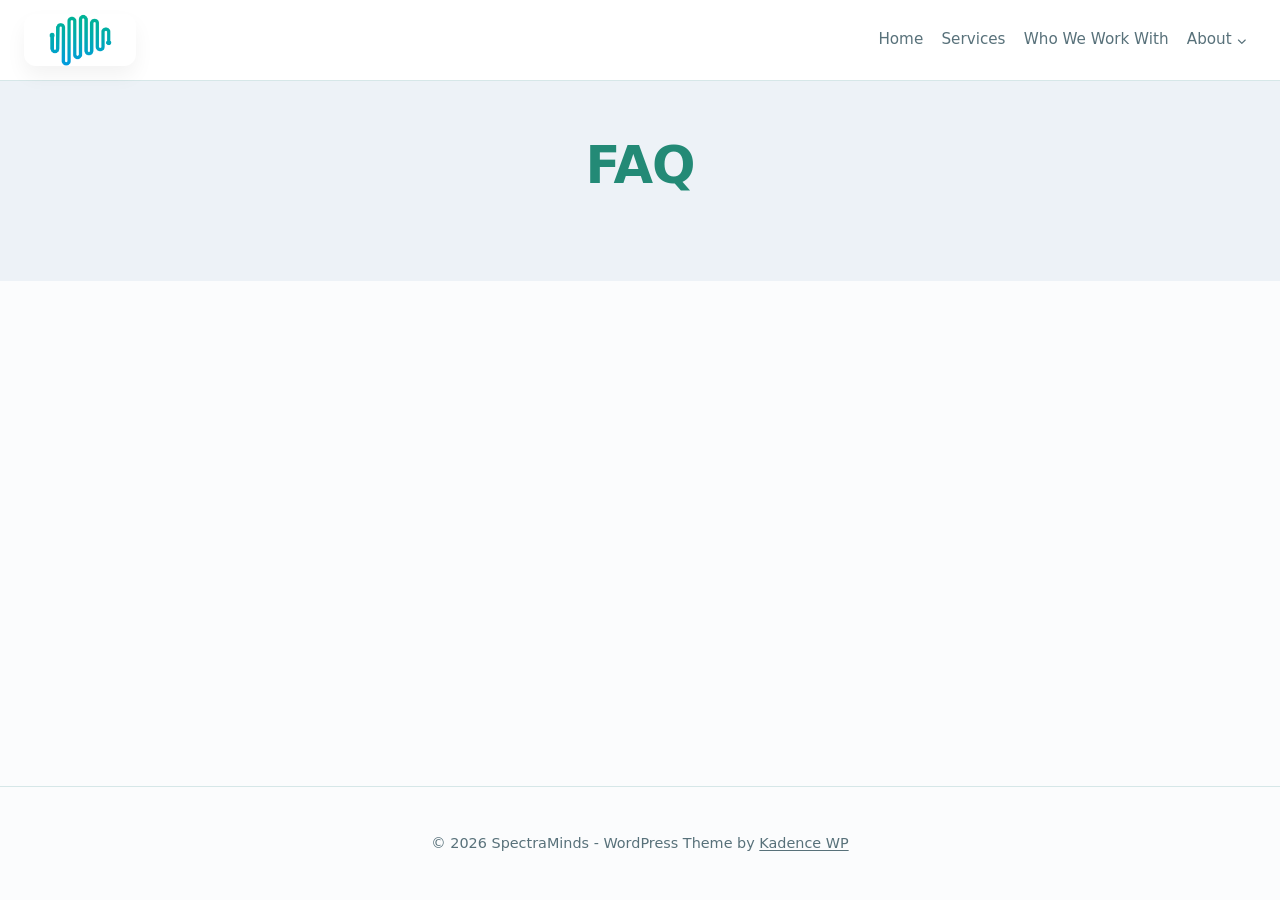
<file: faq/index.html>
<!DOCTYPE html>
<html lang="en-US" class="no-js" itemtype="https://schema.org/WebPage" itemscope>
<head><meta charset="UTF-8">
	
	<meta name="viewport" content="width=device-width, initial-scale=1, minimum-scale=1">
	<title>FAQ – SpectraMinds</title>
<meta name="robots" content="max-image-preview:large">
<script>document.documentElement.classList.add('js');</script><link rel="alternate" type="application/rss+xml" title="SpectraMinds » Feed" href="/feed/">
<link rel="alternate" type="application/rss+xml" title="SpectraMinds » Comments Feed" href="/comments/feed/">
			<script>document.documentElement.classList.remove( 'no-js' );</script>
			

<style id="wp-img-auto-sizes-contain-inline-css">
img:is([sizes=auto i],[sizes^="auto," i]){contain-intrinsic-size:3000px 1500px}
/*# sourceURL=wp-img-auto-sizes-contain-inline-css */
</style>
<style id="wp-emoji-styles-inline-css">

	img.wp-smiley, img.emoji {
		display: inline !important;
		border: none !important;
		box-shadow: none !important;
		height: 1em !important;
		width: 1em !important;
		margin: 0 0.07em !important;
		vertical-align: -0.1em !important;
		background: none !important;
		padding: 0 !important;
	}
/*# sourceURL=wp-emoji-styles-inline-css */
</style>
<style id="wp-block-library-inline-css">
:root{--wp-block-synced-color:#7a00df;--wp-block-synced-color--rgb:122,0,223;--wp-bound-block-color:var(--wp-block-synced-color);--wp-editor-canvas-background:#ddd;--wp-admin-theme-color:#007cba;--wp-admin-theme-color--rgb:0,124,186;--wp-admin-theme-color-darker-10:#006ba1;--wp-admin-theme-color-darker-10--rgb:0,107,160.5;--wp-admin-theme-color-darker-20:#005a87;--wp-admin-theme-color-darker-20--rgb:0,90,135;--wp-admin-border-width-focus:2px}@media (min-resolution:192dpi){:root{--wp-admin-border-width-focus:1.5px}}.wp-element-button{cursor:pointer}:root .has-very-light-gray-background-color{background-color:#eee}:root .has-very-dark-gray-background-color{background-color:#313131}:root .has-very-light-gray-color{color:#eee}:root .has-very-dark-gray-color{color:#313131}:root .has-vivid-green-cyan-to-vivid-cyan-blue-gradient-background{background:linear-gradient(135deg,#00d084,#0693e3)}:root .has-purple-crush-gradient-background{background:linear-gradient(135deg,#34e2e4,#4721fb 50%,#ab1dfe)}:root .has-hazy-dawn-gradient-background{background:linear-gradient(135deg,#faaca8,#dad0ec)}:root .has-subdued-olive-gradient-background{background:linear-gradient(135deg,#fafae1,#67a671)}:root .has-atomic-cream-gradient-background{background:linear-gradient(135deg,#fdd79a,#004a59)}:root .has-nightshade-gradient-background{background:linear-gradient(135deg,#330968,#31cdcf)}:root .has-midnight-gradient-background{background:linear-gradient(135deg,#020381,#2874fc)}:root{--wp--preset--font-size--normal:16px;--wp--preset--font-size--huge:42px}.has-regular-font-size{font-size:1em}.has-larger-font-size{font-size:2.625em}.has-normal-font-size{font-size:var(--wp--preset--font-size--normal)}.has-huge-font-size{font-size:var(--wp--preset--font-size--huge)}:root .has-text-align-center{text-align:center}:root .has-text-align-left{text-align:left}:root .has-text-align-right{text-align:right}.has-fit-text{white-space:nowrap!important}#end-resizable-editor-section{display:none}.aligncenter{clear:both}.items-justified-left{justify-content:flex-start}.items-justified-center{justify-content:center}.items-justified-right{justify-content:flex-end}.items-justified-space-between{justify-content:space-between}.screen-reader-text{word-wrap:normal!important;border:0;clip-path:inset(50%);height:1px;margin:-1px;overflow:hidden;padding:0;position:absolute;width:1px;word-break:normal!important}.screen-reader-text:focus{background-color:#ddd;clip-path:none;color:#444;display:block;font-size:1em;height:auto;left:5px;line-height:normal;padding:15px 23px 14px;text-decoration:none;top:5px;width:auto;z-index:100000}html :where(.has-border-color){border-style:solid}html :where([style^=border-color],[style*=";border-color"],[style*="; border-color"]){border-style:solid}html :where([style^=border-top-color],[style*=";border-top-color"],[style*="; border-top-color"]){border-top-style:solid}html :where([style^=border-right-color],[style*=";border-right-color"],[style*="; border-right-color"]){border-right-style:solid}html :where([style^=border-bottom-color],[style*=";border-bottom-color"],[style*="; border-bottom-color"]){border-bottom-style:solid}html :where([style^=border-left-color],[style*=";border-left-color"],[style*="; border-left-color"]){border-left-style:solid}html :where([style^=border-width],[style*=";border-width"],[style*="; border-width"]){border-style:solid}html :where([style^=border-top-width],[style*=";border-top-width"],[style*="; border-top-width"]){border-top-style:solid}html :where([style^=border-right-width],[style*=";border-right-width"],[style*="; border-right-width"]){border-right-style:solid}html :where([style^=border-bottom-width],[style*=";border-bottom-width"],[style*="; border-bottom-width"]){border-bottom-style:solid}html :where([style^=border-left-width],[style*=";border-left-width"],[style*="; border-left-width"]){border-left-style:solid}html :where(img[class*=wp-image-]){height:auto;max-width:100%}:where(figure){margin:0 0 1em}html :where(.is-position-sticky){--wp-admin--admin-bar--position-offset:var(--wp-admin--admin-bar--height,0px)}@media screen and (max-width:600px){html :where(.is-position-sticky){--wp-admin--admin-bar--position-offset:0px}}

/*# sourceURL=/wp-includes/css/dist/block-library/common.min.css */
</style>
<style id="classic-theme-styles-inline-css">
/*! This file is auto-generated */
.wp-block-button__link{color:#fff;background-color:#32373c;border-radius:9999px;box-shadow:none;text-decoration:none;padding:calc(.667em + 2px) calc(1.333em + 2px);font-size:1.125em}.wp-block-file__button{background:#32373c;color:#fff;text-decoration:none}
/*# sourceURL=/wp-includes/css/classic-themes.min.css */
</style>

<style id="global-styles-inline-css">
:root{--wp--preset--aspect-ratio--square: 1;--wp--preset--aspect-ratio--4-3: 4/3;--wp--preset--aspect-ratio--3-4: 3/4;--wp--preset--aspect-ratio--3-2: 3/2;--wp--preset--aspect-ratio--2-3: 2/3;--wp--preset--aspect-ratio--16-9: 16/9;--wp--preset--aspect-ratio--9-16: 9/16;--wp--preset--color--black: #000000;--wp--preset--color--cyan-bluish-gray: #abb8c3;--wp--preset--color--white: #ffffff;--wp--preset--color--pale-pink: #f78da7;--wp--preset--color--vivid-red: #cf2e2e;--wp--preset--color--luminous-vivid-orange: #ff6900;--wp--preset--color--luminous-vivid-amber: #fcb900;--wp--preset--color--light-green-cyan: #7bdcb5;--wp--preset--color--vivid-green-cyan: #00d084;--wp--preset--color--pale-cyan-blue: #8ed1fc;--wp--preset--color--vivid-cyan-blue: #0693e3;--wp--preset--color--vivid-purple: #9b51e0;--wp--preset--color--theme-palette-1: var(--global-palette1);--wp--preset--color--theme-palette-2: var(--global-palette2);--wp--preset--color--theme-palette-3: var(--global-palette3);--wp--preset--color--theme-palette-4: var(--global-palette4);--wp--preset--color--theme-palette-5: var(--global-palette5);--wp--preset--color--theme-palette-6: var(--global-palette6);--wp--preset--color--theme-palette-7: var(--global-palette7);--wp--preset--color--theme-palette-8: var(--global-palette8);--wp--preset--color--theme-palette-9: var(--global-palette9);--wp--preset--color--theme-palette-10: var(--global-palette10);--wp--preset--color--theme-palette-11: var(--global-palette11);--wp--preset--color--theme-palette-12: var(--global-palette12);--wp--preset--color--theme-palette-13: var(--global-palette13);--wp--preset--color--theme-palette-14: var(--global-palette14);--wp--preset--color--theme-palette-15: var(--global-palette15);--wp--preset--gradient--vivid-cyan-blue-to-vivid-purple: linear-gradient(135deg,rgb(6,147,227) 0%,rgb(155,81,224) 100%);--wp--preset--gradient--light-green-cyan-to-vivid-green-cyan: linear-gradient(135deg,rgb(122,220,180) 0%,rgb(0,208,130) 100%);--wp--preset--gradient--luminous-vivid-amber-to-luminous-vivid-orange: linear-gradient(135deg,rgb(252,185,0) 0%,rgb(255,105,0) 100%);--wp--preset--gradient--luminous-vivid-orange-to-vivid-red: linear-gradient(135deg,rgb(255,105,0) 0%,rgb(207,46,46) 100%);--wp--preset--gradient--very-light-gray-to-cyan-bluish-gray: linear-gradient(135deg,rgb(238,238,238) 0%,rgb(169,184,195) 100%);--wp--preset--gradient--cool-to-warm-spectrum: linear-gradient(135deg,rgb(74,234,220) 0%,rgb(151,120,209) 20%,rgb(207,42,186) 40%,rgb(238,44,130) 60%,rgb(251,105,98) 80%,rgb(254,248,76) 100%);--wp--preset--gradient--blush-light-purple: linear-gradient(135deg,rgb(255,206,236) 0%,rgb(152,150,240) 100%);--wp--preset--gradient--blush-bordeaux: linear-gradient(135deg,rgb(254,205,165) 0%,rgb(254,45,45) 50%,rgb(107,0,62) 100%);--wp--preset--gradient--luminous-dusk: linear-gradient(135deg,rgb(255,203,112) 0%,rgb(199,81,192) 50%,rgb(65,88,208) 100%);--wp--preset--gradient--pale-ocean: linear-gradient(135deg,rgb(255,245,203) 0%,rgb(182,227,212) 50%,rgb(51,167,181) 100%);--wp--preset--gradient--electric-grass: linear-gradient(135deg,rgb(202,248,128) 0%,rgb(113,206,126) 100%);--wp--preset--gradient--midnight: linear-gradient(135deg,rgb(2,3,129) 0%,rgb(40,116,252) 100%);--wp--preset--font-size--small: var(--global-font-size-small);--wp--preset--font-size--medium: var(--global-font-size-medium);--wp--preset--font-size--large: var(--global-font-size-large);--wp--preset--font-size--x-large: 42px;--wp--preset--font-size--larger: var(--global-font-size-larger);--wp--preset--font-size--xxlarge: var(--global-font-size-xxlarge);--wp--preset--spacing--20: 0.44rem;--wp--preset--spacing--30: 0.67rem;--wp--preset--spacing--40: 1rem;--wp--preset--spacing--50: 1.5rem;--wp--preset--spacing--60: 2.25rem;--wp--preset--spacing--70: 3.38rem;--wp--preset--spacing--80: 5.06rem;--wp--preset--shadow--natural: 6px 6px 9px rgba(0, 0, 0, 0.2);--wp--preset--shadow--deep: 12px 12px 50px rgba(0, 0, 0, 0.4);--wp--preset--shadow--sharp: 6px 6px 0px rgba(0, 0, 0, 0.2);--wp--preset--shadow--outlined: 6px 6px 0px -3px rgb(255, 255, 255), 6px 6px rgb(0, 0, 0);--wp--preset--shadow--crisp: 6px 6px 0px rgb(0, 0, 0);}.wp-block-button{--wp--preset--dimension--25: 25%;--wp--preset--dimension--50: 50%;--wp--preset--dimension--75: 75%;--wp--preset--dimension--100: 100%;}:root { --wp--style--global--content-size: var(--global-calc-content-width);--wp--style--global--wide-size: var(--global-calc-wide-content-width); }:where(body) { margin: 0; }:where(.is-layout-flex){gap: 0.5em;}:where(.is-layout-grid){gap: 0.5em;}body .is-layout-flex{display: flex;}.is-layout-flex{flex-wrap: wrap;align-items: center;}.is-layout-flex > :is(*, div){margin: 0;}body .is-layout-grid{display: grid;}.is-layout-grid > :is(*, div){margin: 0;}body{padding-top: 0px;padding-right: 0px;padding-bottom: 0px;padding-left: 0px;}:root :where(.wp-element-button, .wp-block-button__link){font-style: inherit;font-weight: inherit;letter-spacing: inherit;text-transform: inherit;}.has-black-color{color: var(--wp--preset--color--black) !important;}.has-cyan-bluish-gray-color{color: var(--wp--preset--color--cyan-bluish-gray) !important;}.has-white-color{color: var(--wp--preset--color--white) !important;}.has-pale-pink-color{color: var(--wp--preset--color--pale-pink) !important;}.has-vivid-red-color{color: var(--wp--preset--color--vivid-red) !important;}.has-luminous-vivid-orange-color{color: var(--wp--preset--color--luminous-vivid-orange) !important;}.has-luminous-vivid-amber-color{color: var(--wp--preset--color--luminous-vivid-amber) !important;}.has-light-green-cyan-color{color: var(--wp--preset--color--light-green-cyan) !important;}.has-vivid-green-cyan-color{color: var(--wp--preset--color--vivid-green-cyan) !important;}.has-pale-cyan-blue-color{color: var(--wp--preset--color--pale-cyan-blue) !important;}.has-vivid-cyan-blue-color{color: var(--wp--preset--color--vivid-cyan-blue) !important;}.has-vivid-purple-color{color: var(--wp--preset--color--vivid-purple) !important;}.has-theme-palette-1-color{color: var(--wp--preset--color--theme-palette-1) !important;}.has-theme-palette-2-color{color: var(--wp--preset--color--theme-palette-2) !important;}.has-theme-palette-3-color{color: var(--wp--preset--color--theme-palette-3) !important;}.has-theme-palette-4-color{color: var(--wp--preset--color--theme-palette-4) !important;}.has-theme-palette-5-color{color: var(--wp--preset--color--theme-palette-5) !important;}.has-theme-palette-6-color{color: var(--wp--preset--color--theme-palette-6) !important;}.has-theme-palette-7-color{color: var(--wp--preset--color--theme-palette-7) !important;}.has-theme-palette-8-color{color: var(--wp--preset--color--theme-palette-8) !important;}.has-theme-palette-9-color{color: var(--wp--preset--color--theme-palette-9) !important;}.has-theme-palette-10-color{color: var(--wp--preset--color--theme-palette-10) !important;}.has-theme-palette-11-color{color: var(--wp--preset--color--theme-palette-11) !important;}.has-theme-palette-12-color{color: var(--wp--preset--color--theme-palette-12) !important;}.has-theme-palette-13-color{color: var(--wp--preset--color--theme-palette-13) !important;}.has-theme-palette-14-color{color: var(--wp--preset--color--theme-palette-14) !important;}.has-theme-palette-15-color{color: var(--wp--preset--color--theme-palette-15) !important;}.has-black-background-color{background-color: var(--wp--preset--color--black) !important;}.has-cyan-bluish-gray-background-color{background-color: var(--wp--preset--color--cyan-bluish-gray) !important;}.has-white-background-color{background-color: var(--wp--preset--color--white) !important;}.has-pale-pink-background-color{background-color: var(--wp--preset--color--pale-pink) !important;}.has-vivid-red-background-color{background-color: var(--wp--preset--color--vivid-red) !important;}.has-luminous-vivid-orange-background-color{background-color: var(--wp--preset--color--luminous-vivid-orange) !important;}.has-luminous-vivid-amber-background-color{background-color: var(--wp--preset--color--luminous-vivid-amber) !important;}.has-light-green-cyan-background-color{background-color: var(--wp--preset--color--light-green-cyan) !important;}.has-vivid-green-cyan-background-color{background-color: var(--wp--preset--color--vivid-green-cyan) !important;}.has-pale-cyan-blue-background-color{background-color: var(--wp--preset--color--pale-cyan-blue) !important;}.has-vivid-cyan-blue-background-color{background-color: var(--wp--preset--color--vivid-cyan-blue) !important;}.has-vivid-purple-background-color{background-color: var(--wp--preset--color--vivid-purple) !important;}.has-theme-palette-1-background-color{background-color: var(--wp--preset--color--theme-palette-1) !important;}.has-theme-palette-2-background-color{background-color: var(--wp--preset--color--theme-palette-2) !important;}.has-theme-palette-3-background-color{background-color: var(--wp--preset--color--theme-palette-3) !important;}.has-theme-palette-4-background-color{background-color: var(--wp--preset--color--theme-palette-4) !important;}.has-theme-palette-5-background-color{background-color: var(--wp--preset--color--theme-palette-5) !important;}.has-theme-palette-6-background-color{background-color: var(--wp--preset--color--theme-palette-6) !important;}.has-theme-palette-7-background-color{background-color: var(--wp--preset--color--theme-palette-7) !important;}.has-theme-palette-8-background-color{background-color: var(--wp--preset--color--theme-palette-8) !important;}.has-theme-palette-9-background-color{background-color: var(--wp--preset--color--theme-palette-9) !important;}.has-theme-palette-10-background-color{background-color: var(--wp--preset--color--theme-palette-10) !important;}.has-theme-palette-11-background-color{background-color: var(--wp--preset--color--theme-palette-11) !important;}.has-theme-palette-12-background-color{background-color: var(--wp--preset--color--theme-palette-12) !important;}.has-theme-palette-13-background-color{background-color: var(--wp--preset--color--theme-palette-13) !important;}.has-theme-palette-14-background-color{background-color: var(--wp--preset--color--theme-palette-14) !important;}.has-theme-palette-15-background-color{background-color: var(--wp--preset--color--theme-palette-15) !important;}.has-black-border-color{border-color: var(--wp--preset--color--black) !important;}.has-cyan-bluish-gray-border-color{border-color: var(--wp--preset--color--cyan-bluish-gray) !important;}.has-white-border-color{border-color: var(--wp--preset--color--white) !important;}.has-pale-pink-border-color{border-color: var(--wp--preset--color--pale-pink) !important;}.has-vivid-red-border-color{border-color: var(--wp--preset--color--vivid-red) !important;}.has-luminous-vivid-orange-border-color{border-color: var(--wp--preset--color--luminous-vivid-orange) !important;}.has-luminous-vivid-amber-border-color{border-color: var(--wp--preset--color--luminous-vivid-amber) !important;}.has-light-green-cyan-border-color{border-color: var(--wp--preset--color--light-green-cyan) !important;}.has-vivid-green-cyan-border-color{border-color: var(--wp--preset--color--vivid-green-cyan) !important;}.has-pale-cyan-blue-border-color{border-color: var(--wp--preset--color--pale-cyan-blue) !important;}.has-vivid-cyan-blue-border-color{border-color: var(--wp--preset--color--vivid-cyan-blue) !important;}.has-vivid-purple-border-color{border-color: var(--wp--preset--color--vivid-purple) !important;}.has-theme-palette-1-border-color{border-color: var(--wp--preset--color--theme-palette-1) !important;}.has-theme-palette-2-border-color{border-color: var(--wp--preset--color--theme-palette-2) !important;}.has-theme-palette-3-border-color{border-color: var(--wp--preset--color--theme-palette-3) !important;}.has-theme-palette-4-border-color{border-color: var(--wp--preset--color--theme-palette-4) !important;}.has-theme-palette-5-border-color{border-color: var(--wp--preset--color--theme-palette-5) !important;}.has-theme-palette-6-border-color{border-color: var(--wp--preset--color--theme-palette-6) !important;}.has-theme-palette-7-border-color{border-color: var(--wp--preset--color--theme-palette-7) !important;}.has-theme-palette-8-border-color{border-color: var(--wp--preset--color--theme-palette-8) !important;}.has-theme-palette-9-border-color{border-color: var(--wp--preset--color--theme-palette-9) !important;}.has-theme-palette-10-border-color{border-color: var(--wp--preset--color--theme-palette-10) !important;}.has-theme-palette-11-border-color{border-color: var(--wp--preset--color--theme-palette-11) !important;}.has-theme-palette-12-border-color{border-color: var(--wp--preset--color--theme-palette-12) !important;}.has-theme-palette-13-border-color{border-color: var(--wp--preset--color--theme-palette-13) !important;}.has-theme-palette-14-border-color{border-color: var(--wp--preset--color--theme-palette-14) !important;}.has-theme-palette-15-border-color{border-color: var(--wp--preset--color--theme-palette-15) !important;}.has-vivid-cyan-blue-to-vivid-purple-gradient-background{background: var(--wp--preset--gradient--vivid-cyan-blue-to-vivid-purple) !important;}.has-light-green-cyan-to-vivid-green-cyan-gradient-background{background: var(--wp--preset--gradient--light-green-cyan-to-vivid-green-cyan) !important;}.has-luminous-vivid-amber-to-luminous-vivid-orange-gradient-background{background: var(--wp--preset--gradient--luminous-vivid-amber-to-luminous-vivid-orange) !important;}.has-luminous-vivid-orange-to-vivid-red-gradient-background{background: var(--wp--preset--gradient--luminous-vivid-orange-to-vivid-red) !important;}.has-very-light-gray-to-cyan-bluish-gray-gradient-background{background: var(--wp--preset--gradient--very-light-gray-to-cyan-bluish-gray) !important;}.has-cool-to-warm-spectrum-gradient-background{background: var(--wp--preset--gradient--cool-to-warm-spectrum) !important;}.has-blush-light-purple-gradient-background{background: var(--wp--preset--gradient--blush-light-purple) !important;}.has-blush-bordeaux-gradient-background{background: var(--wp--preset--gradient--blush-bordeaux) !important;}.has-luminous-dusk-gradient-background{background: var(--wp--preset--gradient--luminous-dusk) !important;}.has-pale-ocean-gradient-background{background: var(--wp--preset--gradient--pale-ocean) !important;}.has-electric-grass-gradient-background{background: var(--wp--preset--gradient--electric-grass) !important;}.has-midnight-gradient-background{background: var(--wp--preset--gradient--midnight) !important;}.has-small-font-size{font-size: var(--wp--preset--font-size--small) !important;}.has-medium-font-size{font-size: var(--wp--preset--font-size--medium) !important;}.has-large-font-size{font-size: var(--wp--preset--font-size--large) !important;}.has-x-large-font-size{font-size: var(--wp--preset--font-size--x-large) !important;}.has-larger-font-size{font-size: var(--wp--preset--font-size--larger) !important;}.has-xxlarge-font-size{font-size: var(--wp--preset--font-size--xxlarge) !important;}
/*# sourceURL=global-styles-inline-css */
</style>

<link rel="stylesheet" id="kadence-global-css" href="/wp-content/themes/kadence/assets/css/global.min.css?ver=1.5.2" media="all">
<style id="kadence-global-inline-css">
/* Kadence Base CSS */
:root{--global-palette1:#2B6CB0;--global-palette2:#215387;--global-palette3:#1f2736;--global-palette4:#2D3748;--global-palette5:#4A5568;--global-palette6:#5b77a8;--global-palette7:#EDF2F7;--global-palette8:#F7FAFC;--global-palette9:#ffffff;--global-palette10:oklch(from var(--global-palette1) calc(l + 0.10 * (1 - l)) calc(c * 1.00) calc(h + 180) / 100%);--global-palette11:#13612e;--global-palette12:#1159af;--global-palette13:#b82105;--global-palette14:#f7630c;--global-palette15:#f5a524;--global-palette9rgb:255, 255, 255;--global-palette-highlight:var(--global-palette1);--global-palette-highlight-alt:var(--global-palette2);--global-palette-highlight-alt2:var(--global-palette9);--global-palette-btn-bg:var(--global-palette1);--global-palette-btn-bg-hover:var(--global-palette2);--global-palette-btn:var(--global-palette9);--global-palette-btn-hover:var(--global-palette9);--global-palette-btn-sec-bg:var(--global-palette7);--global-palette-btn-sec-bg-hover:var(--global-palette2);--global-palette-btn-sec:var(--global-palette3);--global-palette-btn-sec-hover:var(--global-palette9);--global-body-font-family:Arial, Helvetica, sans-serif;--global-heading-font-family:inherit;--global-primary-nav-font-family:inherit;--global-fallback-font:sans-serif;--global-display-fallback-font:sans-serif;--global-content-width:1290px;--global-content-wide-width:calc(1290px + 230px);--global-content-narrow-width:842px;--global-content-edge-padding:1.5rem;--global-content-boxed-padding:2rem;--global-calc-content-width:calc(1290px - var(--global-content-edge-padding) - var(--global-content-edge-padding) );--wp--style--global--content-size:var(--global-calc-content-width);}.wp-site-blocks{--global-vw:calc( 100vw - ( 0.5 * var(--scrollbar-offset)));}body{background:var(--global-palette8);}body, input, select, optgroup, textarea{font-style:normal;font-weight:400;font-size:17px;line-height:1.6;font-family:var(--global-body-font-family);color:var(--global-palette4);}.content-bg, body.content-style-unboxed .site{background:var(--global-palette9);}h1,h2,h3,h4,h5,h6{font-family:var(--global-heading-font-family);}h1{font-weight:700;font-size:32px;line-height:1.5;color:var(--global-palette3);}h2{font-weight:700;font-size:28px;line-height:1.5;color:var(--global-palette3);}h3{font-weight:700;font-size:24px;line-height:1.5;color:var(--global-palette3);}h4{font-weight:700;font-size:22px;line-height:1.5;color:var(--global-palette4);}h5{font-weight:700;font-size:20px;line-height:1.5;color:var(--global-palette4);}h6{font-weight:700;font-size:18px;line-height:1.5;color:var(--global-palette5);}.entry-hero .kadence-breadcrumbs{max-width:1290px;}.site-container, .site-header-row-layout-contained, .site-footer-row-layout-contained, .entry-hero-layout-contained, .comments-area, .alignfull > .wp-block-cover__inner-container, .alignwide > .wp-block-cover__inner-container{max-width:var(--global-content-width);}.content-width-narrow .content-container.site-container, .content-width-narrow .hero-container.site-container{max-width:var(--global-content-narrow-width);}@media all and (min-width: 1520px){.wp-site-blocks .content-container  .alignwide{margin-left:-115px;margin-right:-115px;width:unset;max-width:unset;}}@media all and (min-width: 1102px){.content-width-narrow .wp-site-blocks .content-container .alignwide{margin-left:-130px;margin-right:-130px;width:unset;max-width:unset;}}.content-style-boxed .wp-site-blocks .entry-content .alignwide{margin-left:calc( -1 * var( --global-content-boxed-padding ) );margin-right:calc( -1 * var( --global-content-boxed-padding ) );}.content-area{margin-top:5rem;margin-bottom:5rem;}@media all and (max-width: 1024px){.content-area{margin-top:3rem;margin-bottom:3rem;}}@media all and (max-width: 767px){.content-area{margin-top:2rem;margin-bottom:2rem;}}@media all and (max-width: 1024px){:root{--global-content-boxed-padding:2rem;}}@media all and (max-width: 767px){:root{--global-content-boxed-padding:1.5rem;}}.entry-content-wrap{padding:2rem;}@media all and (max-width: 1024px){.entry-content-wrap{padding:2rem;}}@media all and (max-width: 767px){.entry-content-wrap{padding:1.5rem;}}.entry.single-entry{box-shadow:0px 15px 15px -10px rgba(0,0,0,0.05);}.entry.loop-entry{box-shadow:0px 15px 15px -10px rgba(0,0,0,0.05);}.loop-entry .entry-content-wrap{padding:2rem;}@media all and (max-width: 1024px){.loop-entry .entry-content-wrap{padding:2rem;}}@media all and (max-width: 767px){.loop-entry .entry-content-wrap{padding:1.5rem;}}button, .button, .wp-block-button__link, input[type="button"], input[type="reset"], input[type="submit"], .fl-button, .elementor-button-wrapper .elementor-button, .wc-block-components-checkout-place-order-button, .wc-block-cart__submit{box-shadow:0px 0px 0px -7px rgba(0,0,0,0);}button:hover, button:focus, button:active, .button:hover, .button:focus, .button:active, .wp-block-button__link:hover, .wp-block-button__link:focus, .wp-block-button__link:active, input[type="button"]:hover, input[type="button"]:focus, input[type="button"]:active, input[type="reset"]:hover, input[type="reset"]:focus, input[type="reset"]:active, input[type="submit"]:hover, input[type="submit"]:focus, input[type="submit"]:active, .elementor-button-wrapper .elementor-button:hover, .elementor-button-wrapper .elementor-button:focus, .elementor-button-wrapper .elementor-button:active, .wc-block-cart__submit:hover{box-shadow:0px 15px 25px -7px rgba(0,0,0,0.1);}.kb-button.kb-btn-global-outline.kb-btn-global-inherit{padding-top:calc(px - 2px);padding-right:calc(px - 2px);padding-bottom:calc(px - 2px);padding-left:calc(px - 2px);}@media all and (min-width: 1025px){.transparent-header .entry-hero .entry-hero-container-inner{padding-top:80px;}}@media all and (max-width: 1024px){.mobile-transparent-header .entry-hero .entry-hero-container-inner{padding-top:80px;}}@media all and (max-width: 767px){.mobile-transparent-header .entry-hero .entry-hero-container-inner{padding-top:80px;}}.entry-hero.page-hero-section .entry-header{min-height:200px;}
/* Kadence Header CSS */
@media all and (max-width: 1024px){.mobile-transparent-header #masthead{position:absolute;left:0px;right:0px;z-index:100;}.kadence-scrollbar-fixer.mobile-transparent-header #masthead{right:var(--scrollbar-offset,0);}.mobile-transparent-header #masthead, .mobile-transparent-header .site-top-header-wrap .site-header-row-container-inner, .mobile-transparent-header .site-main-header-wrap .site-header-row-container-inner, .mobile-transparent-header .site-bottom-header-wrap .site-header-row-container-inner{background:transparent;}.site-header-row-tablet-layout-fullwidth, .site-header-row-tablet-layout-standard{padding:0px;}}@media all and (min-width: 1025px){.transparent-header #masthead{position:absolute;left:0px;right:0px;z-index:100;}.transparent-header.kadence-scrollbar-fixer #masthead{right:var(--scrollbar-offset,0);}.transparent-header #masthead, .transparent-header .site-top-header-wrap .site-header-row-container-inner, .transparent-header .site-main-header-wrap .site-header-row-container-inner, .transparent-header .site-bottom-header-wrap .site-header-row-container-inner{background:transparent;}}.site-branding a.brand img{max-width:200px;}.site-branding a.brand img.svg-logo-image{width:200px;}.site-branding{padding:0px 0px 0px 0px;}.site-branding .site-title{font-weight:700;font-size:26px;line-height:1.2;color:var(--global-palette3);}#masthead, #masthead .kadence-sticky-header.item-is-fixed:not(.item-at-start):not(.site-header-row-container):not(.site-main-header-wrap), #masthead .kadence-sticky-header.item-is-fixed:not(.item-at-start) > .site-header-row-container-inner{background:#ffffff;}.site-main-header-inner-wrap{min-height:80px;}.header-navigation[class*="header-navigation-style-underline"] .header-menu-container.primary-menu-container>ul>li>a:after{width:calc( 100% - 1.2em);}.main-navigation .primary-menu-container > ul > li.menu-item > a{padding-left:calc(1.2em / 2);padding-right:calc(1.2em / 2);padding-top:0.6em;padding-bottom:0.6em;color:var(--global-palette5);}.main-navigation .primary-menu-container > ul > li.menu-item .dropdown-nav-special-toggle{right:calc(1.2em / 2);}.main-navigation .primary-menu-container > ul > li.menu-item > a:hover{color:var(--global-palette-highlight);}.main-navigation .primary-menu-container > ul > li.menu-item.current-menu-item > a{color:var(--global-palette3);}.header-navigation .header-menu-container ul ul.sub-menu, .header-navigation .header-menu-container ul ul.submenu{background:var(--global-palette3);box-shadow:0px 2px 13px 0px rgba(0,0,0,0.1);}.header-navigation .header-menu-container ul ul li.menu-item, .header-menu-container ul.menu > li.kadence-menu-mega-enabled > ul > li.menu-item > a{border-bottom:1px solid rgba(255,255,255,0.1);border-radius:0px 0px 0px 0px;}.header-navigation .header-menu-container ul ul li.menu-item > a{width:200px;padding-top:1em;padding-bottom:1em;color:var(--global-palette8);font-size:12px;}.header-navigation .header-menu-container ul ul li.menu-item > a:hover{color:var(--global-palette9);background:var(--global-palette4);border-radius:0px 0px 0px 0px;}.header-navigation .header-menu-container ul ul li.menu-item.current-menu-item > a{color:var(--global-palette9);background:var(--global-palette4);border-radius:0px 0px 0px 0px;}.mobile-toggle-open-container .menu-toggle-open, .mobile-toggle-open-container .menu-toggle-open:focus{color:var(--global-palette5);padding:0.4em 0.6em 0.4em 0.6em;font-size:14px;}.mobile-toggle-open-container .menu-toggle-open.menu-toggle-style-bordered{border:1px solid currentColor;}.mobile-toggle-open-container .menu-toggle-open .menu-toggle-icon{font-size:20px;}.mobile-toggle-open-container .menu-toggle-open:hover, .mobile-toggle-open-container .menu-toggle-open:focus-visible{color:var(--global-palette-highlight);}.mobile-navigation ul li{font-size:14px;}.mobile-navigation ul li a{padding-top:1em;padding-bottom:1em;}.mobile-navigation ul li > a, .mobile-navigation ul li.menu-item-has-children > .drawer-nav-drop-wrap{color:var(--global-palette8);}.mobile-navigation ul li.current-menu-item > a, .mobile-navigation ul li.current-menu-item.menu-item-has-children > .drawer-nav-drop-wrap{color:var(--global-palette-highlight);}.mobile-navigation ul li.menu-item-has-children .drawer-nav-drop-wrap, .mobile-navigation ul li:not(.menu-item-has-children) a{border-bottom:1px solid rgba(255,255,255,0.1);}.mobile-navigation:not(.drawer-navigation-parent-toggle-true) ul li.menu-item-has-children .drawer-nav-drop-wrap button{border-left:1px solid rgba(255,255,255,0.1);}#mobile-drawer .drawer-header .drawer-toggle{padding:0.6em 0.15em 0.6em 0.15em;font-size:24px;}
/* Kadence Footer CSS */
.site-bottom-footer-inner-wrap{padding-top:30px;padding-bottom:30px;grid-column-gap:30px;}.site-bottom-footer-inner-wrap .widget{margin-bottom:30px;}.site-bottom-footer-inner-wrap .site-footer-section:not(:last-child):after{right:calc(-30px / 2);}
/*# sourceURL=kadence-global-inline-css */
</style>
<link rel="stylesheet" id="kadence-header-css" href="/wp-content/themes/kadence/assets/css/header.min.css?ver=1.5.2" media="all">
<link rel="stylesheet" id="kadence-content-css" href="/wp-content/themes/kadence/assets/css/content.min.css?ver=1.5.2" media="all">
<link rel="stylesheet" id="kadence-footer-css" href="/wp-content/themes/kadence/assets/css/footer.min.css?ver=1.5.2" media="all">
<link rel="stylesheet" id="spectraminds-brand-css" href="/wp-content/themes/spectraminds-child/sm-brand.css?ver=1789114756" media="all">
<link rel="EditURI" type="application/rsd+xml" title="RSD" href="/xmlrpc.php?rsd">
<meta name="generator" content="WordPress 7.1">
<link rel="canonical" href="/faq/">
<link rel="shortlink" href="/?p=14">
<link rel="icon" href="/wp-content/uploads/2026/09/cropped-perfil-redes-1-32x32.png" sizes="32x32">
<link rel="icon" href="/wp-content/uploads/2026/09/cropped-perfil-redes-1-192x192.png" sizes="192x192">
<link rel="apple-touch-icon" href="/wp-content/uploads/2026/09/cropped-perfil-redes-1-180x180.png">
<meta name="msapplication-TileImage" content="/wp-content/uploads/2026/09/cropped-perfil-redes-1-270x270.png">
<style id="wp-custom-css">
/* Make the Home Page Hero text stand out */
.wp-block-cover h1 {
    font-size: 3.5rem !important;
    font-weight: 800 !important;
    text-shadow: 2px 2px 4px rgba(0,0,0,0.3);
    color: #ffffff !important;
}

/* Professional Button Styling */
.wp-block-button__link {
    background-color: #0056b3 !important; /* Replace with your brand blue */
    border-radius: 50px !important;
    padding: 12px 30px !important;
    font-weight: 600 !important;
    transition: transform 0.2s ease;
}

.wp-block-button__link:hover {
    transform: scale(1.05);
    background-color: #004494 !important;
}

/* Service Column Styling */
.wp-block-column {
    padding: 20px;
    border-radius: 15px;
    transition: background 0.3s ease;
}

.wp-block-column:hover {
    background: #f9f9f9;
}

/* This prevents the content from stretching too wide on big screens,
   which is usually why pages feel 'empty' */
.entry-content {
    max-width: 1100px;
    margin: 0 auto !important;
}

/* Adds a nice soft shadow to images so they don't look 'flat' on the white background */
img {
    border-radius: 12px;
    box-shadow: 0 10px 20px rgba(0,0,0,0.05);
}
</style>
</head>

<body class="wp-singular page-template-default page page-id-14 wp-custom-logo wp-embed-responsive wp-theme-kadence wp-child-theme-spectraminds-child footer-on-bottom hide-focus-outline link-style-standard content-title-style-above content-width-normal content-style-boxed content-vertical-padding-show non-transparent-header mobile-non-transparent-header">
<div id="wrapper" class="site wp-site-blocks">
			<a class="skip-link screen-reader-text scroll-ignore" href="#main">Skip to content</a>
		<header id="masthead" class="site-header" role="banner" itemtype="https://schema.org/WPHeader" itemscope>
	<div id="main-header" class="site-header-wrap">
		<div class="site-header-inner-wrap">
			<div class="site-header-upper-wrap">
				<div class="site-header-upper-inner-wrap">
					<div class="site-main-header-wrap site-header-row-container site-header-focus-item site-header-row-layout-standard" data-section="kadence_customizer_header_main">
	<div class="site-header-row-container-inner">
				<div class="site-container">
			<div class="site-main-header-inner-wrap site-header-row site-header-row-has-sides site-header-row-no-center">
									<div class="site-header-main-section-left site-header-section site-header-section-left">
						<div class="site-header-item site-header-focus-item" data-section="title_tagline">
	<div class="site-branding branding-layout-standard"><a class="brand has-logo-image" href="/" rel="home"><img width="1499" height="694" src="/wp-content/uploads/2026/09/cropped-logo-vertical-color.png" class="custom-logo" alt="SpectraMinds" decoding="async" fetchpriority="high" srcset="/wp-content/uploads/2026/09/cropped-logo-vertical-color.png 1499w, /wp-content/uploads/2026/09/cropped-logo-vertical-color-300x139.png 300w, /wp-content/uploads/2026/09/cropped-logo-vertical-color-1024x474.png 1024w, /wp-content/uploads/2026/09/cropped-logo-vertical-color-768x356.png 768w" sizes="(max-width: 1499px) 100vw, 1499px"><div class="site-title-wrap"><p class="site-title">SpectraMinds</p></div></a></div></div><!-- data-section="title_tagline" -->
					</div>
																	<div class="site-header-main-section-right site-header-section site-header-section-right">
						<div class="site-header-item site-header-focus-item site-header-item-main-navigation header-navigation-layout-stretch-false header-navigation-layout-fill-stretch-false" data-section="kadence_customizer_primary_navigation">
		<nav id="site-navigation" class="main-navigation header-navigation hover-to-open nav--toggle-sub header-navigation-style-standard header-navigation-dropdown-animation-none" role="navigation" aria-label="Primary">
			<div class="primary-menu-container header-menu-container">
	<ul id="primary-menu" class="menu"><li id="menu-item-39" class="menu-item menu-item-type-post_type menu-item-object-page menu-item-home menu-item-39"><a href="/">Home</a></li>
<li id="menu-item-42" class="menu-item menu-item-type-post_type menu-item-object-page menu-item-42"><a href="/services/">Services</a></li>
<li id="menu-item-41" class="menu-item menu-item-type-post_type menu-item-object-page menu-item-41"><a href="/who-we-work-with/">Who We Work With</a></li>
<li id="menu-item-43" class="menu-item menu-item-type-post_type menu-item-object-page menu-item-has-children menu-item-43"><a href="/about/"><span class="nav-drop-title-wrap">About<span class="dropdown-nav-toggle"><span class="kadence-svg-iconset svg-baseline"><svg aria-hidden="true" class="kadence-svg-icon kadence-arrow-down-svg" fill="currentColor" version="1.1" xmlns="http://www.w3.org/2000/svg" width="24" height="24" viewbox="0 0 24 24"><title>Expand</title><path d="M5.293 9.707l6 6c0.391 0.391 1.024 0.391 1.414 0l6-6c0.391-0.391 0.391-1.024 0-1.414s-1.024-0.391-1.414 0l-5.293 5.293-5.293-5.293c-0.391-0.391-1.024-0.391-1.414 0s-0.391 1.024 0 1.414z"></path>
				</svg></span></span></span></a>
<ul class="sub-menu">
	<li id="menu-item-40" class="menu-item menu-item-type-post_type menu-item-object-page menu-item-40"><a href="/contact/">Contact</a></li>
</ul>
</li>
</ul>		</div>
	</nav><!-- #site-navigation -->
	</div><!-- data-section="primary_navigation" -->
					</div>
							</div>
		</div>
	</div>
</div>
				</div>
			</div>
					</div>
	</div>
	
<div id="mobile-header" class="site-mobile-header-wrap">
	<div class="site-header-inner-wrap">
		<div class="site-header-upper-wrap">
			<div class="site-header-upper-inner-wrap">
			<div class="site-main-header-wrap site-header-focus-item site-header-row-layout-standard site-header-row-tablet-layout-default site-header-row-mobile-layout-default ">
	<div class="site-header-row-container-inner">
		<div class="site-container">
			<div class="site-main-header-inner-wrap site-header-row site-header-row-has-sides site-header-row-no-center">
									<div class="site-header-main-section-left site-header-section site-header-section-left">
						<div class="site-header-item site-header-focus-item" data-section="title_tagline">
	<div class="site-branding mobile-site-branding branding-layout-standard branding-tablet-layout-inherit branding-mobile-layout-inherit"><a class="brand has-logo-image" href="/" rel="home"><img width="1499" height="694" src="/wp-content/uploads/2026/09/cropped-logo-vertical-color.png" class="custom-logo" alt="SpectraMinds" decoding="async" srcset="/wp-content/uploads/2026/09/cropped-logo-vertical-color.png 1499w, /wp-content/uploads/2026/09/cropped-logo-vertical-color-300x139.png 300w, /wp-content/uploads/2026/09/cropped-logo-vertical-color-1024x474.png 1024w, /wp-content/uploads/2026/09/cropped-logo-vertical-color-768x356.png 768w" sizes="(max-width: 1499px) 100vw, 1499px"><div class="site-title-wrap"><div class="site-title vs-md-false">SpectraMinds</div></div></a></div></div><!-- data-section="title_tagline" -->
					</div>
																	<div class="site-header-main-section-right site-header-section site-header-section-right">
						<div class="site-header-item site-header-focus-item site-header-item-navgation-popup-toggle" data-section="kadence_customizer_mobile_trigger">
		<div class="mobile-toggle-open-container">
						<button id="mobile-toggle" class="menu-toggle-open drawer-toggle menu-toggle-style-default" aria-label="Open menu" data-toggle-target="#mobile-drawer" data-toggle-body-class="showing-popup-drawer-from-right" aria-expanded="false" data-set-focus=".menu-toggle-close">
						<span class="menu-toggle-icon"><span class="kadence-svg-iconset"><svg aria-hidden="true" class="kadence-svg-icon kadence-menu-svg" fill="currentColor" version="1.1" xmlns="http://www.w3.org/2000/svg" width="24" height="24" viewbox="0 0 24 24"><title>Toggle Menu</title><path d="M3 13h18c0.552 0 1-0.448 1-1s-0.448-1-1-1h-18c-0.552 0-1 0.448-1 1s0.448 1 1 1zM3 7h18c0.552 0 1-0.448 1-1s-0.448-1-1-1h-18c-0.552 0-1 0.448-1 1s0.448 1 1 1zM3 19h18c0.552 0 1-0.448 1-1s-0.448-1-1-1h-18c-0.552 0-1 0.448-1 1s0.448 1 1 1z"></path>
				</svg></span></span>
		</button>
	</div>
	</div><!-- data-section="mobile_trigger" -->
					</div>
							</div>
		</div>
	</div>
</div>
			</div>
		</div>
			</div>
</div>
</header><!-- #masthead -->

	<main id="inner-wrap" class="wrap kt-clear" role="main">
		<section class="entry-hero page-hero-section entry-hero-layout-standard">
	<div class="entry-hero-container-inner">
		<div class="hero-section-overlay"></div>
		<div class="hero-container site-container">
			<header class="entry-header page-title title-align-inherit title-tablet-align-inherit title-mobile-align-inherit">
				<h1 class="entry-title">FAQ</h1>			</header><!-- .entry-header -->
		</div>
	</div>
</section><!-- .entry-hero -->
<div id="primary" class="content-area">
	<div class="content-container site-container">
		<div id="main" class="site-main">
						<div class="content-wrap">
				<article id="post-14" class="entry content-bg single-entry post-14 page type-page status-publish hentry">
	<div class="entry-content-wrap">
		
<div class="entry-content single-content">
	</div><!-- .entry-content -->
	</div>
</article><!-- #post-14 -->

			</div>
					</div><!-- #main -->
			</div>
</div><!-- #primary -->
	</main><!-- #inner-wrap -->
	<footer id="colophon" class="site-footer" role="contentinfo">
	<div class="site-footer-wrap">
		<div class="site-bottom-footer-wrap site-footer-row-container site-footer-focus-item site-footer-row-layout-standard site-footer-row-tablet-layout-default site-footer-row-mobile-layout-default" data-section="kadence_customizer_footer_bottom">
	<div class="site-footer-row-container-inner">
				<div class="site-container">
			<div class="site-bottom-footer-inner-wrap site-footer-row site-footer-row-columns-1 site-footer-row-column-layout-row site-footer-row-tablet-column-layout-default site-footer-row-mobile-column-layout-row ft-ro-dir-row ft-ro-collapse-normal ft-ro-t-dir-default ft-ro-m-dir-default ft-ro-lstyle-plain">
									<div class="site-footer-bottom-section-1 site-footer-section footer-section-inner-items-1">
						
<div class="footer-widget-area site-info site-footer-focus-item content-align-default content-tablet-align-default content-mobile-align-default content-valign-default content-tablet-valign-default content-mobile-valign-default" data-section="kadence_customizer_footer_html">
	<div class="footer-widget-area-inner site-info-inner">
		<div class="footer-html inner-link-style-normal"><div class="footer-html-inner"><p>© 2026 SpectraMinds - WordPress Theme by <a href="https://www.kadencewp.com/" rel="nofollow noopener">Kadence WP</a></p>
</div></div>	</div>
</div><!-- .site-info -->
					</div>
								</div>
		</div>
	</div>
</div>
	</div>
</footer><!-- #colophon -->

</div><!-- #wrapper -->

			<script>document.documentElement.style.setProperty('--scrollbar-offset', window.innerWidth - document.documentElement.clientWidth + 'px' );</script>
			<script type="speculationrules">
{"prefetch":[{"source":"document","where":{"and":[{"href_matches":"/*"},{"not":{"href_matches":["/wp-*.php","/wp-admin/*","/wp-content/uploads/*","/wp-content/*","/wp-content/plugins/*","/wp-content/themes/spectraminds-child/*","/wp-content/themes/kadence/*","/*\\?(.+)"]}},{"not":{"selector_matches":"a[rel~=\"nofollow\"]"}},{"not":{"selector_matches":".no-prefetch, .no-prefetch a"}}]},"eagerness":"conservative"}]}
</script>
	<script>
	(function () {
		document.querySelectorAll('[data-stagger]').forEach(function (group) {
			Array.prototype.forEach.call(group.children, function (child, i) {
				child.style.setProperty('--sm-delay', (i * 60) + 'ms');
			});
		});

		var reveals = document.querySelectorAll('.sm-reveal');

		if ('IntersectionObserver' in window) {
			var io = new IntersectionObserver(function (entries) {
				entries.forEach(function (entry) {
					if (entry.isIntersecting) {
						entry.target.classList.add('is-visible');
						io.unobserve(entry.target);
					}
				});
			}, { rootMargin: '0px 0px -60px 0px', threshold: 0.05 });
			reveals.forEach(function (el) { io.observe(el); });
		} else {
			reveals.forEach(function (el) { el.classList.add('is-visible'); });
		}
	})();
	</script>
		<div id="mobile-drawer" class="popup-drawer popup-drawer-layout-sidepanel popup-drawer-animation-fade popup-drawer-side-right" data-drawer-target-string="#mobile-drawer">
		<div class="drawer-overlay" data-drawer-target-string="#mobile-drawer"></div>
		<div class="drawer-inner">
						<div class="drawer-header">
				<button class="menu-toggle-close drawer-toggle" aria-label="Close menu" data-toggle-target="#mobile-drawer" data-toggle-body-class="showing-popup-drawer-from-right" aria-expanded="false" data-set-focus=".menu-toggle-open">
					<span class="toggle-close-bar"></span>
					<span class="toggle-close-bar"></span>
				</button>
			</div>
			<div class="drawer-content mobile-drawer-content content-align-left content-valign-top">
								<div class="site-header-item site-header-focus-item site-header-item-mobile-navigation mobile-navigation-layout-stretch-false" data-section="kadence_customizer_mobile_navigation">
		<nav id="mobile-site-navigation" class="mobile-navigation drawer-navigation drawer-navigation-parent-toggle-false" role="navigation" aria-label="Primary Mobile">
				<div class="mobile-menu-container drawer-menu-container">
			<ul id="mobile-menu" class="menu has-collapse-sub-nav"><li class="menu-item menu-item-type-post_type menu-item-object-page menu-item-home menu-item-39"><a href="/">Home</a></li>
<li class="menu-item menu-item-type-post_type menu-item-object-page menu-item-42"><a href="/services/">Services</a></li>
<li class="menu-item menu-item-type-post_type menu-item-object-page menu-item-41"><a href="/who-we-work-with/">Who We Work With</a></li>
<li class="menu-item menu-item-type-post_type menu-item-object-page menu-item-has-children menu-item-43"><div class="drawer-nav-drop-wrap"><a href="/about/">About</a><button class="drawer-sub-toggle" data-toggle-duration="10" data-toggle-target="#mobile-menu .menu-item-43 &gt; .sub-menu" aria-expanded="false"><span class="screen-reader-text">Toggle child menu</span><span class="kadence-svg-iconset"><svg aria-hidden="true" class="kadence-svg-icon kadence-arrow-down-svg" fill="currentColor" version="1.1" xmlns="http://www.w3.org/2000/svg" width="24" height="24" viewbox="0 0 24 24"><title>Expand</title><path d="M5.293 9.707l6 6c0.391 0.391 1.024 0.391 1.414 0l6-6c0.391-0.391 0.391-1.024 0-1.414s-1.024-0.391-1.414 0l-5.293 5.293-5.293-5.293c-0.391-0.391-1.024-0.391-1.414 0s-0.391 1.024 0 1.414z"></path>
				</svg></span></button></div>
<ul class="sub-menu">
	<li class="menu-item menu-item-type-post_type menu-item-object-page menu-item-40"><a href="/contact/">Contact</a></li>
</ul>
</li>
</ul>		</div>
	</nav><!-- #site-navigation -->
	</div><!-- data-section="mobile_navigation" -->
							</div>
		</div>
	</div>
	<script id="kadence-navigation-js-extra">
var kadenceConfig = {"screenReader":{"expand":"Child menu","expandOf":"Child menu of","collapse":"Child menu","collapseOf":"Child menu of"},"breakPoints":{"desktop":"1024","tablet":768},"scrollOffset":"0"};
//# sourceURL=kadence-navigation-js-extra
</script>
<script id="kadence-navigation-js" src="/wp-content/themes/kadence/assets/js/navigation.min.js?ver=1.5.2" async></script>
<script id="wp-emoji-settings" type="application/json">
{"baseUrl":"https://s.w.org/images/core/emoji/17.0.2/72x72/","ext":".png","svgUrl":"https://s.w.org/images/core/emoji/17.0.2/svg/","svgExt":".svg","source":{"concatemoji":"/wp-includes/js/wp-emoji-release.min.js?ver=7.1"}}
</script>
<script type="module">
/*! This file is auto-generated */
var e="script#wp-emoji-settings",t=document.querySelector(e);if(!(t instanceof HTMLScriptElement))throw new Error("Element missing: "+e);const r=JSON.parse(t.text),s=(window._wpemojiSettings=r,"wpEmojiSettingsSupports"),o=["flag","emoji"];function i(e){try{var t={supportTests:e,timestamp:(new Date).valueOf()};sessionStorage.setItem(s,JSON.stringify(t))}catch(e){}}function c(e,t,n){e.clearRect(0,0,e.canvas.width,e.canvas.height),e.fillText(t,0,0);t=new Uint32Array(e.getImageData(0,0,e.canvas.width,e.canvas.height).data);e.clearRect(0,0,e.canvas.width,e.canvas.height),e.fillText(n,0,0);const r=new Uint32Array(e.getImageData(0,0,e.canvas.width,e.canvas.height).data);return t.every((e,t)=>e===r[t])}function p(e,t){e.clearRect(0,0,e.canvas.width,e.canvas.height),e.fillText(t,0,0);var n=e.getImageData(16,16,1,1);for(let e=0;e<n.data.length;e++)if(0!==n.data[e])return!1;return!0}function u(e,t,n,r){switch(t){case"flag":return n(e,"\ud83c\udff3\ufe0f\u200d\u26a7\ufe0f","\ud83c\udff3\ufe0f\u200b\u26a7\ufe0f")?!1:!n(e,"\ud83c\udde8\ud83c\uddf6","\ud83c\udde8\u200b\ud83c\uddf6")&&!n(e,"\ud83c\udff4\udb40\udc67\udb40\udc62\udb40\udc65\udb40\udc6e\udb40\udc67\udb40\udc7f","\ud83c\udff4\u200b\udb40\udc67\u200b\udb40\udc62\u200b\udb40\udc65\u200b\udb40\udc6e\u200b\udb40\udc67\u200b\udb40\udc7f");case"emoji":return!r(e,"\ud83e\u1fac8")}return!1}function f(e,t,n,r){let a;const s=(a="undefined"!=typeof WorkerGlobalScope&&self instanceof WorkerGlobalScope?new OffscreenCanvas(300,150):document.createElement("canvas")).getContext("2d",{willReadFrequently:!0}),o=(s.textBaseline="top",s.font="600 32px Arial",{});return e.forEach(e=>{o[e]=t(s,e,n,r)}),o}function a(e){var t=document.createElement("script");t.src=e,t.defer=!0,document.head.appendChild(t)}r.supports={everything:!0,everythingExceptFlag:!0},new Promise(t=>{let n=function(){try{var e=JSON.parse(sessionStorage.getItem(s));if("object"==typeof e&&"number"==typeof e.timestamp&&(new Date).valueOf()<e.timestamp+604800&&"object"==typeof e.supportTests)return e.supportTests}catch(e){}return null}();if(!n){if("undefined"!=typeof Worker&&"undefined"!=typeof OffscreenCanvas&&"undefined"!=typeof URL&&URL.createObjectURL&&"undefined"!=typeof Blob)try{var e="postMessage("+f.toString()+"("+[JSON.stringify(o),u.toString(),c.toString(),p.toString()].join(",")+"));",r=new Blob([e],{type:"text/javascript"});const a=new Worker(URL.createObjectURL(r),{name:"wpTestEmojiSupports"});return void(a.onmessage=e=>{i(n=e.data),a.terminate(),t(n)})}catch(e){}i(n=f(o,u,c,p))}t(n)}).then(e=>{for(const n in e)r.supports[n]=e[n],r.supports.everything=r.supports.everything&&r.supports[n],"flag"!==n&&(r.supports.everythingExceptFlag=r.supports.everythingExceptFlag&&r.supports[n]);var t;r.supports.everythingExceptFlag=r.supports.everythingExceptFlag&&!r.supports.flag,r.supports.everything||((t=r.source||{}).concatemoji?a(t.concatemoji):t.wpemoji&&t.twemoji&&(a(t.twemoji),a(t.wpemoji)))});
//# sourceURL=/wp-includes/js/wp-emoji-loader.min.js
</script>
</body>
</html>
</file>
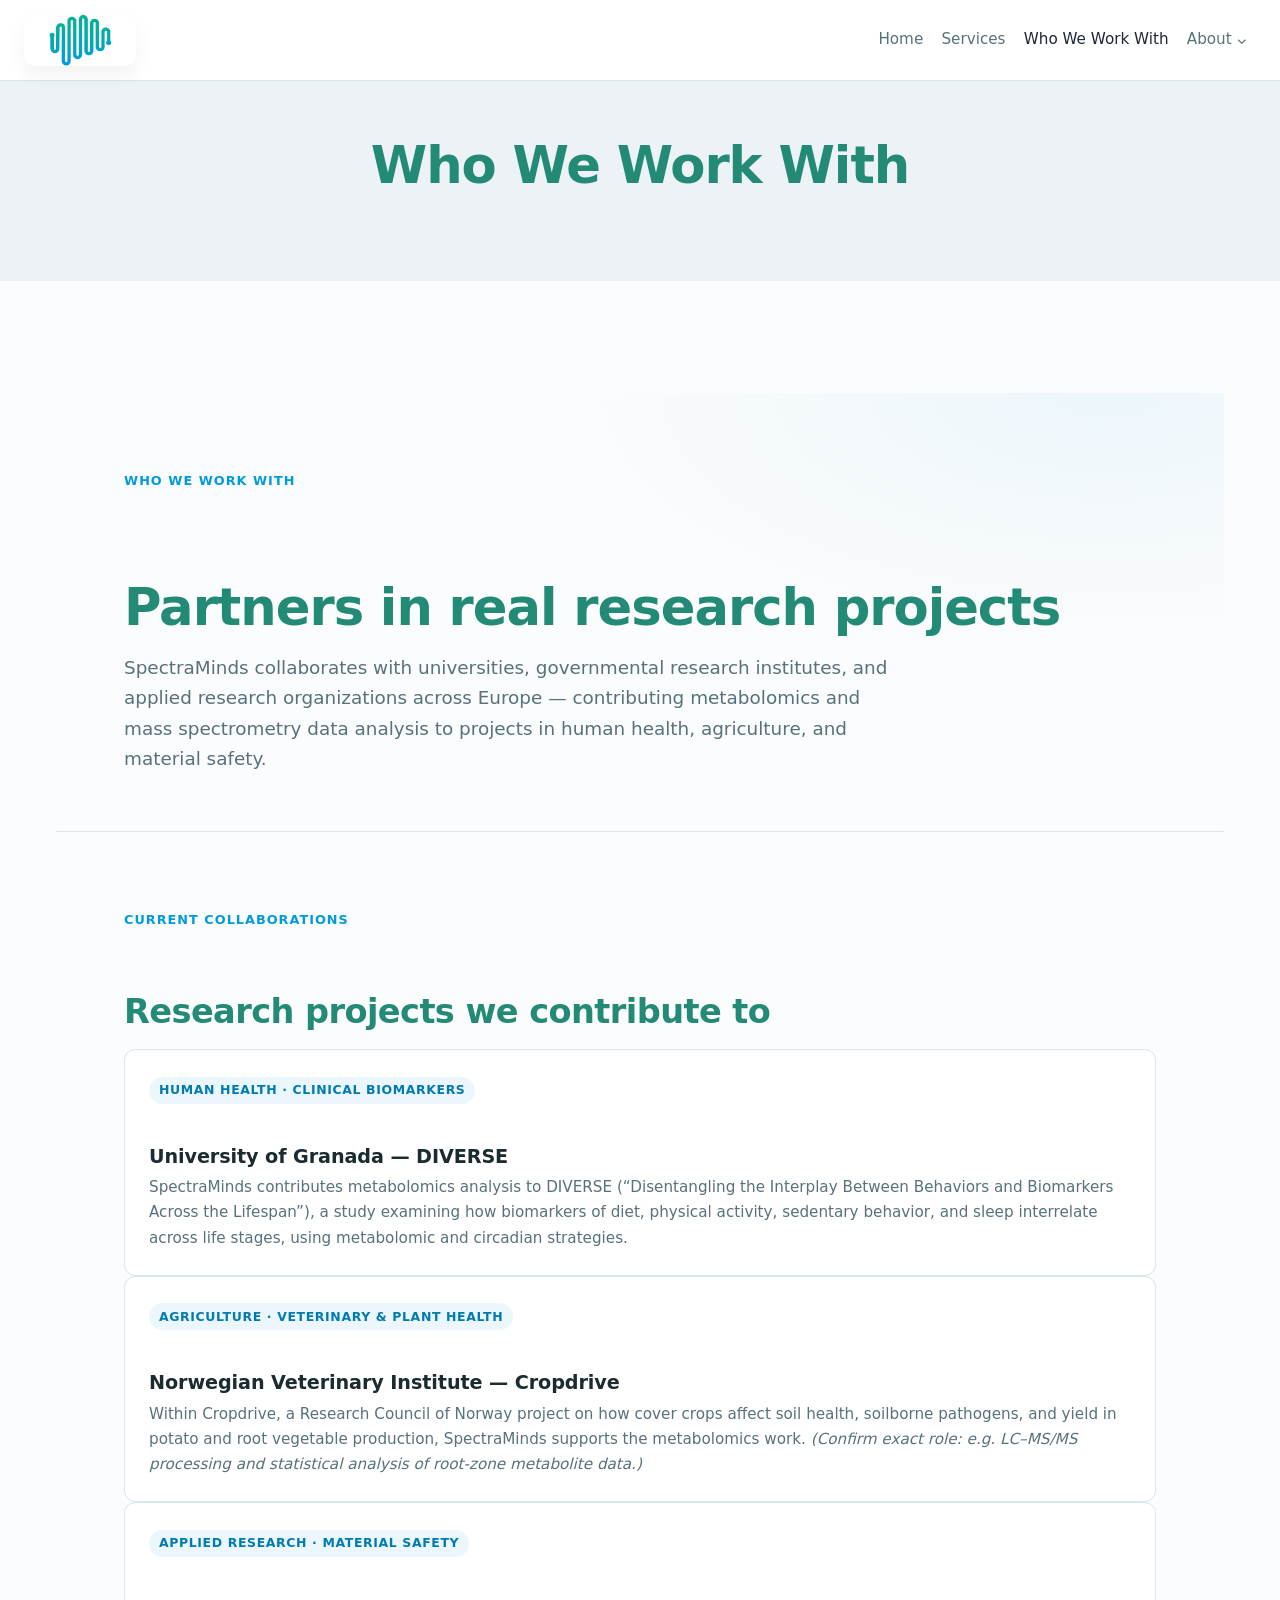
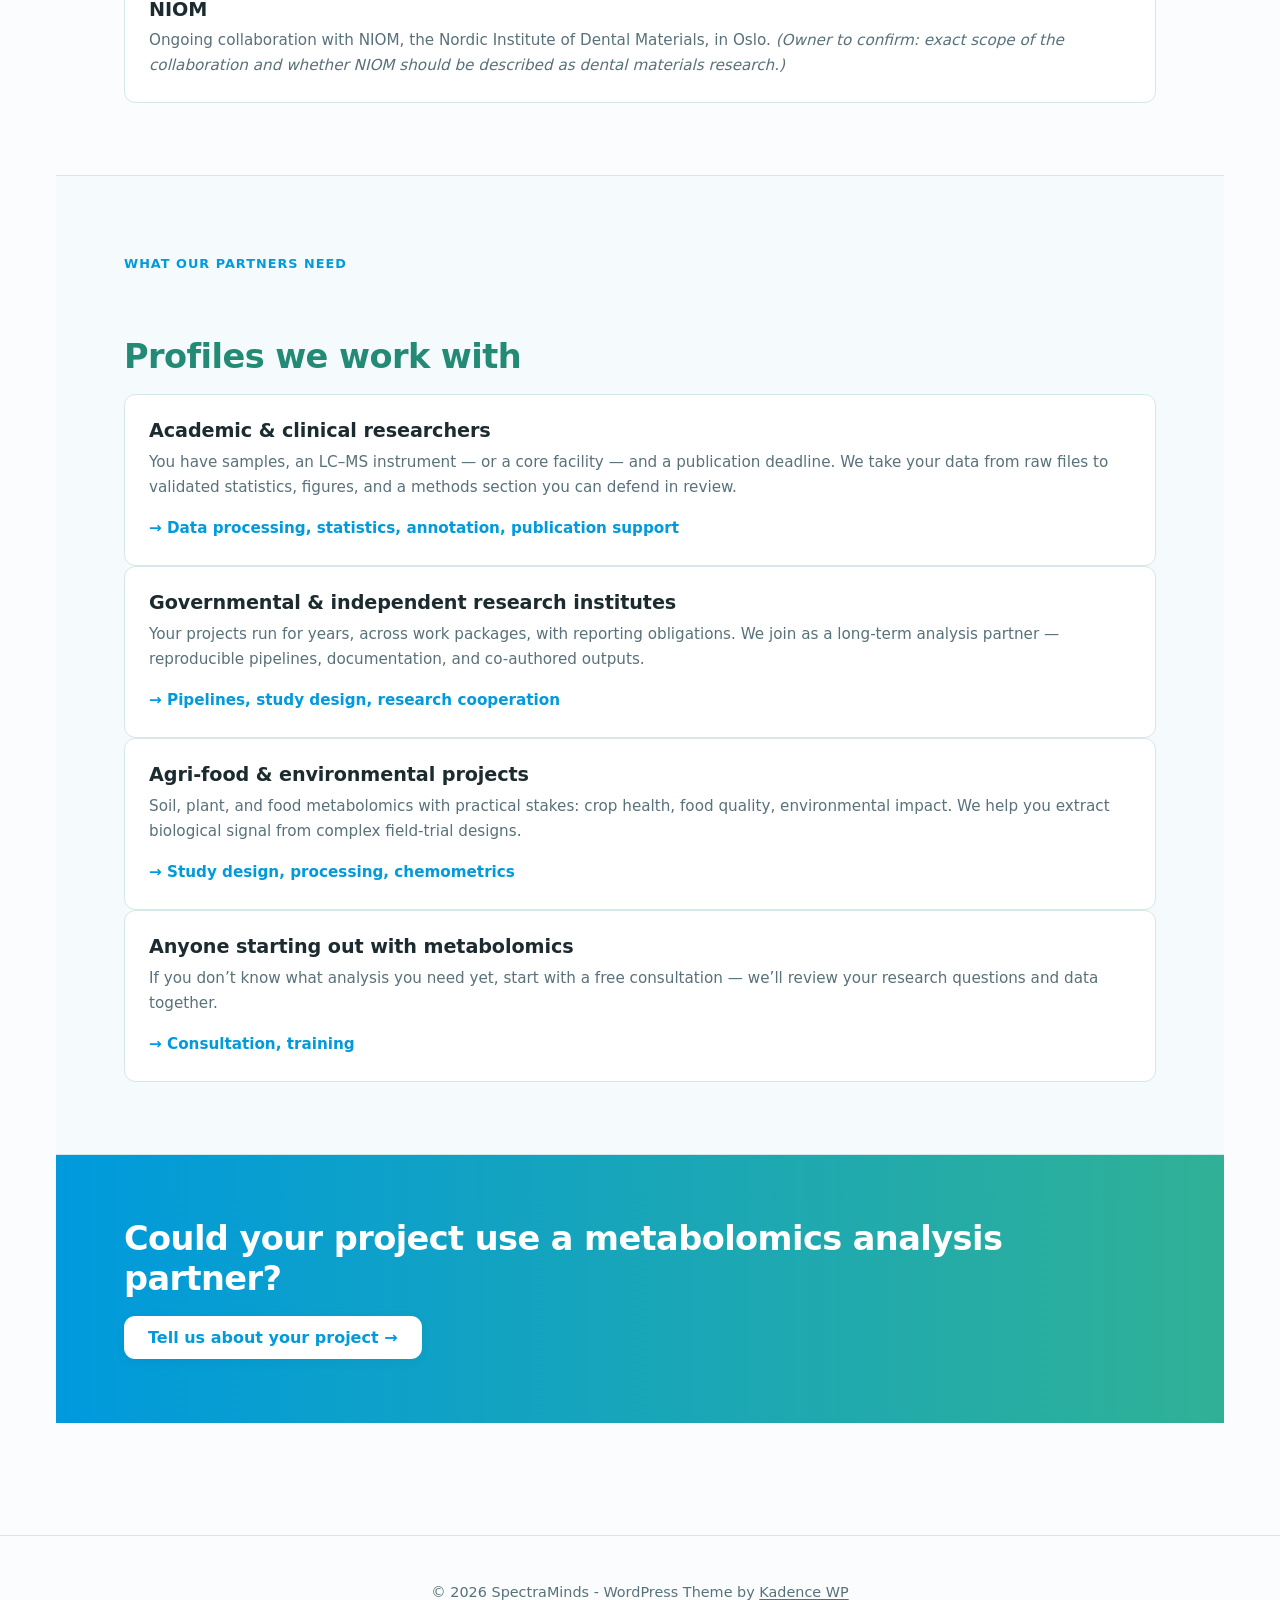
<file: who-we-work-with/index.html>
<!DOCTYPE html>
<html lang="en-US" class="no-js" itemtype="https://schema.org/WebPage" itemscope>
<head><meta charset="UTF-8">
	
	<meta name="viewport" content="width=device-width, initial-scale=1, minimum-scale=1">
	<title>Who We Work With – SpectraMinds</title>
<meta name="robots" content="max-image-preview:large">
<script>document.documentElement.classList.add('js');</script><link rel="alternate" type="application/rss+xml" title="SpectraMinds » Feed" href="/feed/">
<link rel="alternate" type="application/rss+xml" title="SpectraMinds » Comments Feed" href="/comments/feed/">
			<script>document.documentElement.classList.remove( 'no-js' );</script>
			

<style id="wp-img-auto-sizes-contain-inline-css">
img:is([sizes=auto i],[sizes^="auto," i]){contain-intrinsic-size:3000px 1500px}
/*# sourceURL=wp-img-auto-sizes-contain-inline-css */
</style>
<style id="wp-emoji-styles-inline-css">

	img.wp-smiley, img.emoji {
		display: inline !important;
		border: none !important;
		box-shadow: none !important;
		height: 1em !important;
		width: 1em !important;
		margin: 0 0.07em !important;
		vertical-align: -0.1em !important;
		background: none !important;
		padding: 0 !important;
	}
/*# sourceURL=wp-emoji-styles-inline-css */
</style>
<style id="wp-block-library-inline-css">
:root{--wp-block-synced-color:#7a00df;--wp-block-synced-color--rgb:122,0,223;--wp-bound-block-color:var(--wp-block-synced-color);--wp-editor-canvas-background:#ddd;--wp-admin-theme-color:#007cba;--wp-admin-theme-color--rgb:0,124,186;--wp-admin-theme-color-darker-10:#006ba1;--wp-admin-theme-color-darker-10--rgb:0,107,160.5;--wp-admin-theme-color-darker-20:#005a87;--wp-admin-theme-color-darker-20--rgb:0,90,135;--wp-admin-border-width-focus:2px}@media (min-resolution:192dpi){:root{--wp-admin-border-width-focus:1.5px}}.wp-element-button{cursor:pointer}:root .has-very-light-gray-background-color{background-color:#eee}:root .has-very-dark-gray-background-color{background-color:#313131}:root .has-very-light-gray-color{color:#eee}:root .has-very-dark-gray-color{color:#313131}:root .has-vivid-green-cyan-to-vivid-cyan-blue-gradient-background{background:linear-gradient(135deg,#00d084,#0693e3)}:root .has-purple-crush-gradient-background{background:linear-gradient(135deg,#34e2e4,#4721fb 50%,#ab1dfe)}:root .has-hazy-dawn-gradient-background{background:linear-gradient(135deg,#faaca8,#dad0ec)}:root .has-subdued-olive-gradient-background{background:linear-gradient(135deg,#fafae1,#67a671)}:root .has-atomic-cream-gradient-background{background:linear-gradient(135deg,#fdd79a,#004a59)}:root .has-nightshade-gradient-background{background:linear-gradient(135deg,#330968,#31cdcf)}:root .has-midnight-gradient-background{background:linear-gradient(135deg,#020381,#2874fc)}:root{--wp--preset--font-size--normal:16px;--wp--preset--font-size--huge:42px}.has-regular-font-size{font-size:1em}.has-larger-font-size{font-size:2.625em}.has-normal-font-size{font-size:var(--wp--preset--font-size--normal)}.has-huge-font-size{font-size:var(--wp--preset--font-size--huge)}:root .has-text-align-center{text-align:center}:root .has-text-align-left{text-align:left}:root .has-text-align-right{text-align:right}.has-fit-text{white-space:nowrap!important}#end-resizable-editor-section{display:none}.aligncenter{clear:both}.items-justified-left{justify-content:flex-start}.items-justified-center{justify-content:center}.items-justified-right{justify-content:flex-end}.items-justified-space-between{justify-content:space-between}.screen-reader-text{word-wrap:normal!important;border:0;clip-path:inset(50%);height:1px;margin:-1px;overflow:hidden;padding:0;position:absolute;width:1px;word-break:normal!important}.screen-reader-text:focus{background-color:#ddd;clip-path:none;color:#444;display:block;font-size:1em;height:auto;left:5px;line-height:normal;padding:15px 23px 14px;text-decoration:none;top:5px;width:auto;z-index:100000}html :where(.has-border-color){border-style:solid}html :where([style^=border-color],[style*=";border-color"],[style*="; border-color"]){border-style:solid}html :where([style^=border-top-color],[style*=";border-top-color"],[style*="; border-top-color"]){border-top-style:solid}html :where([style^=border-right-color],[style*=";border-right-color"],[style*="; border-right-color"]){border-right-style:solid}html :where([style^=border-bottom-color],[style*=";border-bottom-color"],[style*="; border-bottom-color"]){border-bottom-style:solid}html :where([style^=border-left-color],[style*=";border-left-color"],[style*="; border-left-color"]){border-left-style:solid}html :where([style^=border-width],[style*=";border-width"],[style*="; border-width"]){border-style:solid}html :where([style^=border-top-width],[style*=";border-top-width"],[style*="; border-top-width"]){border-top-style:solid}html :where([style^=border-right-width],[style*=";border-right-width"],[style*="; border-right-width"]){border-right-style:solid}html :where([style^=border-bottom-width],[style*=";border-bottom-width"],[style*="; border-bottom-width"]){border-bottom-style:solid}html :where([style^=border-left-width],[style*=";border-left-width"],[style*="; border-left-width"]){border-left-style:solid}html :where(img[class*=wp-image-]){height:auto;max-width:100%}:where(figure){margin:0 0 1em}html :where(.is-position-sticky){--wp-admin--admin-bar--position-offset:var(--wp-admin--admin-bar--height,0px)}@media screen and (max-width:600px){html :where(.is-position-sticky){--wp-admin--admin-bar--position-offset:0px}}

/*# sourceURL=/wp-includes/css/dist/block-library/common.min.css */
</style>
<style id="classic-theme-styles-inline-css">
/*! This file is auto-generated */
.wp-block-button__link{color:#fff;background-color:#32373c;border-radius:9999px;box-shadow:none;text-decoration:none;padding:calc(.667em + 2px) calc(1.333em + 2px);font-size:1.125em}.wp-block-file__button{background:#32373c;color:#fff;text-decoration:none}
/*# sourceURL=/wp-includes/css/classic-themes.min.css */
</style>

<style id="global-styles-inline-css">
:root{--wp--preset--aspect-ratio--square: 1;--wp--preset--aspect-ratio--4-3: 4/3;--wp--preset--aspect-ratio--3-4: 3/4;--wp--preset--aspect-ratio--3-2: 3/2;--wp--preset--aspect-ratio--2-3: 2/3;--wp--preset--aspect-ratio--16-9: 16/9;--wp--preset--aspect-ratio--9-16: 9/16;--wp--preset--color--black: #000000;--wp--preset--color--cyan-bluish-gray: #abb8c3;--wp--preset--color--white: #ffffff;--wp--preset--color--pale-pink: #f78da7;--wp--preset--color--vivid-red: #cf2e2e;--wp--preset--color--luminous-vivid-orange: #ff6900;--wp--preset--color--luminous-vivid-amber: #fcb900;--wp--preset--color--light-green-cyan: #7bdcb5;--wp--preset--color--vivid-green-cyan: #00d084;--wp--preset--color--pale-cyan-blue: #8ed1fc;--wp--preset--color--vivid-cyan-blue: #0693e3;--wp--preset--color--vivid-purple: #9b51e0;--wp--preset--color--theme-palette-1: var(--global-palette1);--wp--preset--color--theme-palette-2: var(--global-palette2);--wp--preset--color--theme-palette-3: var(--global-palette3);--wp--preset--color--theme-palette-4: var(--global-palette4);--wp--preset--color--theme-palette-5: var(--global-palette5);--wp--preset--color--theme-palette-6: var(--global-palette6);--wp--preset--color--theme-palette-7: var(--global-palette7);--wp--preset--color--theme-palette-8: var(--global-palette8);--wp--preset--color--theme-palette-9: var(--global-palette9);--wp--preset--color--theme-palette-10: var(--global-palette10);--wp--preset--color--theme-palette-11: var(--global-palette11);--wp--preset--color--theme-palette-12: var(--global-palette12);--wp--preset--color--theme-palette-13: var(--global-palette13);--wp--preset--color--theme-palette-14: var(--global-palette14);--wp--preset--color--theme-palette-15: var(--global-palette15);--wp--preset--gradient--vivid-cyan-blue-to-vivid-purple: linear-gradient(135deg,rgb(6,147,227) 0%,rgb(155,81,224) 100%);--wp--preset--gradient--light-green-cyan-to-vivid-green-cyan: linear-gradient(135deg,rgb(122,220,180) 0%,rgb(0,208,130) 100%);--wp--preset--gradient--luminous-vivid-amber-to-luminous-vivid-orange: linear-gradient(135deg,rgb(252,185,0) 0%,rgb(255,105,0) 100%);--wp--preset--gradient--luminous-vivid-orange-to-vivid-red: linear-gradient(135deg,rgb(255,105,0) 0%,rgb(207,46,46) 100%);--wp--preset--gradient--very-light-gray-to-cyan-bluish-gray: linear-gradient(135deg,rgb(238,238,238) 0%,rgb(169,184,195) 100%);--wp--preset--gradient--cool-to-warm-spectrum: linear-gradient(135deg,rgb(74,234,220) 0%,rgb(151,120,209) 20%,rgb(207,42,186) 40%,rgb(238,44,130) 60%,rgb(251,105,98) 80%,rgb(254,248,76) 100%);--wp--preset--gradient--blush-light-purple: linear-gradient(135deg,rgb(255,206,236) 0%,rgb(152,150,240) 100%);--wp--preset--gradient--blush-bordeaux: linear-gradient(135deg,rgb(254,205,165) 0%,rgb(254,45,45) 50%,rgb(107,0,62) 100%);--wp--preset--gradient--luminous-dusk: linear-gradient(135deg,rgb(255,203,112) 0%,rgb(199,81,192) 50%,rgb(65,88,208) 100%);--wp--preset--gradient--pale-ocean: linear-gradient(135deg,rgb(255,245,203) 0%,rgb(182,227,212) 50%,rgb(51,167,181) 100%);--wp--preset--gradient--electric-grass: linear-gradient(135deg,rgb(202,248,128) 0%,rgb(113,206,126) 100%);--wp--preset--gradient--midnight: linear-gradient(135deg,rgb(2,3,129) 0%,rgb(40,116,252) 100%);--wp--preset--font-size--small: var(--global-font-size-small);--wp--preset--font-size--medium: var(--global-font-size-medium);--wp--preset--font-size--large: var(--global-font-size-large);--wp--preset--font-size--x-large: 42px;--wp--preset--font-size--larger: var(--global-font-size-larger);--wp--preset--font-size--xxlarge: var(--global-font-size-xxlarge);--wp--preset--spacing--20: 0.44rem;--wp--preset--spacing--30: 0.67rem;--wp--preset--spacing--40: 1rem;--wp--preset--spacing--50: 1.5rem;--wp--preset--spacing--60: 2.25rem;--wp--preset--spacing--70: 3.38rem;--wp--preset--spacing--80: 5.06rem;--wp--preset--shadow--natural: 6px 6px 9px rgba(0, 0, 0, 0.2);--wp--preset--shadow--deep: 12px 12px 50px rgba(0, 0, 0, 0.4);--wp--preset--shadow--sharp: 6px 6px 0px rgba(0, 0, 0, 0.2);--wp--preset--shadow--outlined: 6px 6px 0px -3px rgb(255, 255, 255), 6px 6px rgb(0, 0, 0);--wp--preset--shadow--crisp: 6px 6px 0px rgb(0, 0, 0);}.wp-block-button{--wp--preset--dimension--25: 25%;--wp--preset--dimension--50: 50%;--wp--preset--dimension--75: 75%;--wp--preset--dimension--100: 100%;}:root { --wp--style--global--content-size: var(--global-calc-content-width);--wp--style--global--wide-size: var(--global-calc-wide-content-width); }:where(body) { margin: 0; }:where(.is-layout-flex){gap: 0.5em;}:where(.is-layout-grid){gap: 0.5em;}body .is-layout-flex{display: flex;}.is-layout-flex{flex-wrap: wrap;align-items: center;}.is-layout-flex > :is(*, div){margin: 0;}body .is-layout-grid{display: grid;}.is-layout-grid > :is(*, div){margin: 0;}body{padding-top: 0px;padding-right: 0px;padding-bottom: 0px;padding-left: 0px;}:root :where(.wp-element-button, .wp-block-button__link){font-style: inherit;font-weight: inherit;letter-spacing: inherit;text-transform: inherit;}.has-black-color{color: var(--wp--preset--color--black) !important;}.has-cyan-bluish-gray-color{color: var(--wp--preset--color--cyan-bluish-gray) !important;}.has-white-color{color: var(--wp--preset--color--white) !important;}.has-pale-pink-color{color: var(--wp--preset--color--pale-pink) !important;}.has-vivid-red-color{color: var(--wp--preset--color--vivid-red) !important;}.has-luminous-vivid-orange-color{color: var(--wp--preset--color--luminous-vivid-orange) !important;}.has-luminous-vivid-amber-color{color: var(--wp--preset--color--luminous-vivid-amber) !important;}.has-light-green-cyan-color{color: var(--wp--preset--color--light-green-cyan) !important;}.has-vivid-green-cyan-color{color: var(--wp--preset--color--vivid-green-cyan) !important;}.has-pale-cyan-blue-color{color: var(--wp--preset--color--pale-cyan-blue) !important;}.has-vivid-cyan-blue-color{color: var(--wp--preset--color--vivid-cyan-blue) !important;}.has-vivid-purple-color{color: var(--wp--preset--color--vivid-purple) !important;}.has-theme-palette-1-color{color: var(--wp--preset--color--theme-palette-1) !important;}.has-theme-palette-2-color{color: var(--wp--preset--color--theme-palette-2) !important;}.has-theme-palette-3-color{color: var(--wp--preset--color--theme-palette-3) !important;}.has-theme-palette-4-color{color: var(--wp--preset--color--theme-palette-4) !important;}.has-theme-palette-5-color{color: var(--wp--preset--color--theme-palette-5) !important;}.has-theme-palette-6-color{color: var(--wp--preset--color--theme-palette-6) !important;}.has-theme-palette-7-color{color: var(--wp--preset--color--theme-palette-7) !important;}.has-theme-palette-8-color{color: var(--wp--preset--color--theme-palette-8) !important;}.has-theme-palette-9-color{color: var(--wp--preset--color--theme-palette-9) !important;}.has-theme-palette-10-color{color: var(--wp--preset--color--theme-palette-10) !important;}.has-theme-palette-11-color{color: var(--wp--preset--color--theme-palette-11) !important;}.has-theme-palette-12-color{color: var(--wp--preset--color--theme-palette-12) !important;}.has-theme-palette-13-color{color: var(--wp--preset--color--theme-palette-13) !important;}.has-theme-palette-14-color{color: var(--wp--preset--color--theme-palette-14) !important;}.has-theme-palette-15-color{color: var(--wp--preset--color--theme-palette-15) !important;}.has-black-background-color{background-color: var(--wp--preset--color--black) !important;}.has-cyan-bluish-gray-background-color{background-color: var(--wp--preset--color--cyan-bluish-gray) !important;}.has-white-background-color{background-color: var(--wp--preset--color--white) !important;}.has-pale-pink-background-color{background-color: var(--wp--preset--color--pale-pink) !important;}.has-vivid-red-background-color{background-color: var(--wp--preset--color--vivid-red) !important;}.has-luminous-vivid-orange-background-color{background-color: var(--wp--preset--color--luminous-vivid-orange) !important;}.has-luminous-vivid-amber-background-color{background-color: var(--wp--preset--color--luminous-vivid-amber) !important;}.has-light-green-cyan-background-color{background-color: var(--wp--preset--color--light-green-cyan) !important;}.has-vivid-green-cyan-background-color{background-color: var(--wp--preset--color--vivid-green-cyan) !important;}.has-pale-cyan-blue-background-color{background-color: var(--wp--preset--color--pale-cyan-blue) !important;}.has-vivid-cyan-blue-background-color{background-color: var(--wp--preset--color--vivid-cyan-blue) !important;}.has-vivid-purple-background-color{background-color: var(--wp--preset--color--vivid-purple) !important;}.has-theme-palette-1-background-color{background-color: var(--wp--preset--color--theme-palette-1) !important;}.has-theme-palette-2-background-color{background-color: var(--wp--preset--color--theme-palette-2) !important;}.has-theme-palette-3-background-color{background-color: var(--wp--preset--color--theme-palette-3) !important;}.has-theme-palette-4-background-color{background-color: var(--wp--preset--color--theme-palette-4) !important;}.has-theme-palette-5-background-color{background-color: var(--wp--preset--color--theme-palette-5) !important;}.has-theme-palette-6-background-color{background-color: var(--wp--preset--color--theme-palette-6) !important;}.has-theme-palette-7-background-color{background-color: var(--wp--preset--color--theme-palette-7) !important;}.has-theme-palette-8-background-color{background-color: var(--wp--preset--color--theme-palette-8) !important;}.has-theme-palette-9-background-color{background-color: var(--wp--preset--color--theme-palette-9) !important;}.has-theme-palette-10-background-color{background-color: var(--wp--preset--color--theme-palette-10) !important;}.has-theme-palette-11-background-color{background-color: var(--wp--preset--color--theme-palette-11) !important;}.has-theme-palette-12-background-color{background-color: var(--wp--preset--color--theme-palette-12) !important;}.has-theme-palette-13-background-color{background-color: var(--wp--preset--color--theme-palette-13) !important;}.has-theme-palette-14-background-color{background-color: var(--wp--preset--color--theme-palette-14) !important;}.has-theme-palette-15-background-color{background-color: var(--wp--preset--color--theme-palette-15) !important;}.has-black-border-color{border-color: var(--wp--preset--color--black) !important;}.has-cyan-bluish-gray-border-color{border-color: var(--wp--preset--color--cyan-bluish-gray) !important;}.has-white-border-color{border-color: var(--wp--preset--color--white) !important;}.has-pale-pink-border-color{border-color: var(--wp--preset--color--pale-pink) !important;}.has-vivid-red-border-color{border-color: var(--wp--preset--color--vivid-red) !important;}.has-luminous-vivid-orange-border-color{border-color: var(--wp--preset--color--luminous-vivid-orange) !important;}.has-luminous-vivid-amber-border-color{border-color: var(--wp--preset--color--luminous-vivid-amber) !important;}.has-light-green-cyan-border-color{border-color: var(--wp--preset--color--light-green-cyan) !important;}.has-vivid-green-cyan-border-color{border-color: var(--wp--preset--color--vivid-green-cyan) !important;}.has-pale-cyan-blue-border-color{border-color: var(--wp--preset--color--pale-cyan-blue) !important;}.has-vivid-cyan-blue-border-color{border-color: var(--wp--preset--color--vivid-cyan-blue) !important;}.has-vivid-purple-border-color{border-color: var(--wp--preset--color--vivid-purple) !important;}.has-theme-palette-1-border-color{border-color: var(--wp--preset--color--theme-palette-1) !important;}.has-theme-palette-2-border-color{border-color: var(--wp--preset--color--theme-palette-2) !important;}.has-theme-palette-3-border-color{border-color: var(--wp--preset--color--theme-palette-3) !important;}.has-theme-palette-4-border-color{border-color: var(--wp--preset--color--theme-palette-4) !important;}.has-theme-palette-5-border-color{border-color: var(--wp--preset--color--theme-palette-5) !important;}.has-theme-palette-6-border-color{border-color: var(--wp--preset--color--theme-palette-6) !important;}.has-theme-palette-7-border-color{border-color: var(--wp--preset--color--theme-palette-7) !important;}.has-theme-palette-8-border-color{border-color: var(--wp--preset--color--theme-palette-8) !important;}.has-theme-palette-9-border-color{border-color: var(--wp--preset--color--theme-palette-9) !important;}.has-theme-palette-10-border-color{border-color: var(--wp--preset--color--theme-palette-10) !important;}.has-theme-palette-11-border-color{border-color: var(--wp--preset--color--theme-palette-11) !important;}.has-theme-palette-12-border-color{border-color: var(--wp--preset--color--theme-palette-12) !important;}.has-theme-palette-13-border-color{border-color: var(--wp--preset--color--theme-palette-13) !important;}.has-theme-palette-14-border-color{border-color: var(--wp--preset--color--theme-palette-14) !important;}.has-theme-palette-15-border-color{border-color: var(--wp--preset--color--theme-palette-15) !important;}.has-vivid-cyan-blue-to-vivid-purple-gradient-background{background: var(--wp--preset--gradient--vivid-cyan-blue-to-vivid-purple) !important;}.has-light-green-cyan-to-vivid-green-cyan-gradient-background{background: var(--wp--preset--gradient--light-green-cyan-to-vivid-green-cyan) !important;}.has-luminous-vivid-amber-to-luminous-vivid-orange-gradient-background{background: var(--wp--preset--gradient--luminous-vivid-amber-to-luminous-vivid-orange) !important;}.has-luminous-vivid-orange-to-vivid-red-gradient-background{background: var(--wp--preset--gradient--luminous-vivid-orange-to-vivid-red) !important;}.has-very-light-gray-to-cyan-bluish-gray-gradient-background{background: var(--wp--preset--gradient--very-light-gray-to-cyan-bluish-gray) !important;}.has-cool-to-warm-spectrum-gradient-background{background: var(--wp--preset--gradient--cool-to-warm-spectrum) !important;}.has-blush-light-purple-gradient-background{background: var(--wp--preset--gradient--blush-light-purple) !important;}.has-blush-bordeaux-gradient-background{background: var(--wp--preset--gradient--blush-bordeaux) !important;}.has-luminous-dusk-gradient-background{background: var(--wp--preset--gradient--luminous-dusk) !important;}.has-pale-ocean-gradient-background{background: var(--wp--preset--gradient--pale-ocean) !important;}.has-electric-grass-gradient-background{background: var(--wp--preset--gradient--electric-grass) !important;}.has-midnight-gradient-background{background: var(--wp--preset--gradient--midnight) !important;}.has-small-font-size{font-size: var(--wp--preset--font-size--small) !important;}.has-medium-font-size{font-size: var(--wp--preset--font-size--medium) !important;}.has-large-font-size{font-size: var(--wp--preset--font-size--large) !important;}.has-x-large-font-size{font-size: var(--wp--preset--font-size--x-large) !important;}.has-larger-font-size{font-size: var(--wp--preset--font-size--larger) !important;}.has-xxlarge-font-size{font-size: var(--wp--preset--font-size--xxlarge) !important;}
/*# sourceURL=global-styles-inline-css */
</style>

<link rel="stylesheet" id="kadence-global-css" href="/wp-content/themes/kadence/assets/css/global.min.css?ver=1.5.2" media="all">
<style id="kadence-global-inline-css">
/* Kadence Base CSS */
:root{--global-palette1:#2B6CB0;--global-palette2:#215387;--global-palette3:#1f2736;--global-palette4:#2D3748;--global-palette5:#4A5568;--global-palette6:#5b77a8;--global-palette7:#EDF2F7;--global-palette8:#F7FAFC;--global-palette9:#ffffff;--global-palette10:oklch(from var(--global-palette1) calc(l + 0.10 * (1 - l)) calc(c * 1.00) calc(h + 180) / 100%);--global-palette11:#13612e;--global-palette12:#1159af;--global-palette13:#b82105;--global-palette14:#f7630c;--global-palette15:#f5a524;--global-palette9rgb:255, 255, 255;--global-palette-highlight:var(--global-palette1);--global-palette-highlight-alt:var(--global-palette2);--global-palette-highlight-alt2:var(--global-palette9);--global-palette-btn-bg:var(--global-palette1);--global-palette-btn-bg-hover:var(--global-palette2);--global-palette-btn:var(--global-palette9);--global-palette-btn-hover:var(--global-palette9);--global-palette-btn-sec-bg:var(--global-palette7);--global-palette-btn-sec-bg-hover:var(--global-palette2);--global-palette-btn-sec:var(--global-palette3);--global-palette-btn-sec-hover:var(--global-palette9);--global-body-font-family:Arial, Helvetica, sans-serif;--global-heading-font-family:inherit;--global-primary-nav-font-family:inherit;--global-fallback-font:sans-serif;--global-display-fallback-font:sans-serif;--global-content-width:1290px;--global-content-wide-width:calc(1290px + 230px);--global-content-narrow-width:842px;--global-content-edge-padding:1.5rem;--global-content-boxed-padding:2rem;--global-calc-content-width:calc(1290px - var(--global-content-edge-padding) - var(--global-content-edge-padding) );--wp--style--global--content-size:var(--global-calc-content-width);}.wp-site-blocks{--global-vw:calc( 100vw - ( 0.5 * var(--scrollbar-offset)));}body{background:var(--global-palette8);}body, input, select, optgroup, textarea{font-style:normal;font-weight:400;font-size:17px;line-height:1.6;font-family:var(--global-body-font-family);color:var(--global-palette4);}.content-bg, body.content-style-unboxed .site{background:var(--global-palette9);}h1,h2,h3,h4,h5,h6{font-family:var(--global-heading-font-family);}h1{font-weight:700;font-size:32px;line-height:1.5;color:var(--global-palette3);}h2{font-weight:700;font-size:28px;line-height:1.5;color:var(--global-palette3);}h3{font-weight:700;font-size:24px;line-height:1.5;color:var(--global-palette3);}h4{font-weight:700;font-size:22px;line-height:1.5;color:var(--global-palette4);}h5{font-weight:700;font-size:20px;line-height:1.5;color:var(--global-palette4);}h6{font-weight:700;font-size:18px;line-height:1.5;color:var(--global-palette5);}.entry-hero .kadence-breadcrumbs{max-width:1290px;}.site-container, .site-header-row-layout-contained, .site-footer-row-layout-contained, .entry-hero-layout-contained, .comments-area, .alignfull > .wp-block-cover__inner-container, .alignwide > .wp-block-cover__inner-container{max-width:var(--global-content-width);}.content-width-narrow .content-container.site-container, .content-width-narrow .hero-container.site-container{max-width:var(--global-content-narrow-width);}@media all and (min-width: 1520px){.wp-site-blocks .content-container  .alignwide{margin-left:-115px;margin-right:-115px;width:unset;max-width:unset;}}@media all and (min-width: 1102px){.content-width-narrow .wp-site-blocks .content-container .alignwide{margin-left:-130px;margin-right:-130px;width:unset;max-width:unset;}}.content-style-boxed .wp-site-blocks .entry-content .alignwide{margin-left:calc( -1 * var( --global-content-boxed-padding ) );margin-right:calc( -1 * var( --global-content-boxed-padding ) );}.content-area{margin-top:5rem;margin-bottom:5rem;}@media all and (max-width: 1024px){.content-area{margin-top:3rem;margin-bottom:3rem;}}@media all and (max-width: 767px){.content-area{margin-top:2rem;margin-bottom:2rem;}}@media all and (max-width: 1024px){:root{--global-content-boxed-padding:2rem;}}@media all and (max-width: 767px){:root{--global-content-boxed-padding:1.5rem;}}.entry-content-wrap{padding:2rem;}@media all and (max-width: 1024px){.entry-content-wrap{padding:2rem;}}@media all and (max-width: 767px){.entry-content-wrap{padding:1.5rem;}}.entry.single-entry{box-shadow:0px 15px 15px -10px rgba(0,0,0,0.05);}.entry.loop-entry{box-shadow:0px 15px 15px -10px rgba(0,0,0,0.05);}.loop-entry .entry-content-wrap{padding:2rem;}@media all and (max-width: 1024px){.loop-entry .entry-content-wrap{padding:2rem;}}@media all and (max-width: 767px){.loop-entry .entry-content-wrap{padding:1.5rem;}}button, .button, .wp-block-button__link, input[type="button"], input[type="reset"], input[type="submit"], .fl-button, .elementor-button-wrapper .elementor-button, .wc-block-components-checkout-place-order-button, .wc-block-cart__submit{box-shadow:0px 0px 0px -7px rgba(0,0,0,0);}button:hover, button:focus, button:active, .button:hover, .button:focus, .button:active, .wp-block-button__link:hover, .wp-block-button__link:focus, .wp-block-button__link:active, input[type="button"]:hover, input[type="button"]:focus, input[type="button"]:active, input[type="reset"]:hover, input[type="reset"]:focus, input[type="reset"]:active, input[type="submit"]:hover, input[type="submit"]:focus, input[type="submit"]:active, .elementor-button-wrapper .elementor-button:hover, .elementor-button-wrapper .elementor-button:focus, .elementor-button-wrapper .elementor-button:active, .wc-block-cart__submit:hover{box-shadow:0px 15px 25px -7px rgba(0,0,0,0.1);}.kb-button.kb-btn-global-outline.kb-btn-global-inherit{padding-top:calc(px - 2px);padding-right:calc(px - 2px);padding-bottom:calc(px - 2px);padding-left:calc(px - 2px);}@media all and (min-width: 1025px){.transparent-header .entry-hero .entry-hero-container-inner{padding-top:80px;}}@media all and (max-width: 1024px){.mobile-transparent-header .entry-hero .entry-hero-container-inner{padding-top:80px;}}@media all and (max-width: 767px){.mobile-transparent-header .entry-hero .entry-hero-container-inner{padding-top:80px;}}.entry-hero.page-hero-section .entry-header{min-height:200px;}
/* Kadence Header CSS */
@media all and (max-width: 1024px){.mobile-transparent-header #masthead{position:absolute;left:0px;right:0px;z-index:100;}.kadence-scrollbar-fixer.mobile-transparent-header #masthead{right:var(--scrollbar-offset,0);}.mobile-transparent-header #masthead, .mobile-transparent-header .site-top-header-wrap .site-header-row-container-inner, .mobile-transparent-header .site-main-header-wrap .site-header-row-container-inner, .mobile-transparent-header .site-bottom-header-wrap .site-header-row-container-inner{background:transparent;}.site-header-row-tablet-layout-fullwidth, .site-header-row-tablet-layout-standard{padding:0px;}}@media all and (min-width: 1025px){.transparent-header #masthead{position:absolute;left:0px;right:0px;z-index:100;}.transparent-header.kadence-scrollbar-fixer #masthead{right:var(--scrollbar-offset,0);}.transparent-header #masthead, .transparent-header .site-top-header-wrap .site-header-row-container-inner, .transparent-header .site-main-header-wrap .site-header-row-container-inner, .transparent-header .site-bottom-header-wrap .site-header-row-container-inner{background:transparent;}}.site-branding a.brand img{max-width:200px;}.site-branding a.brand img.svg-logo-image{width:200px;}.site-branding{padding:0px 0px 0px 0px;}.site-branding .site-title{font-weight:700;font-size:26px;line-height:1.2;color:var(--global-palette3);}#masthead, #masthead .kadence-sticky-header.item-is-fixed:not(.item-at-start):not(.site-header-row-container):not(.site-main-header-wrap), #masthead .kadence-sticky-header.item-is-fixed:not(.item-at-start) > .site-header-row-container-inner{background:#ffffff;}.site-main-header-inner-wrap{min-height:80px;}.header-navigation[class*="header-navigation-style-underline"] .header-menu-container.primary-menu-container>ul>li>a:after{width:calc( 100% - 1.2em);}.main-navigation .primary-menu-container > ul > li.menu-item > a{padding-left:calc(1.2em / 2);padding-right:calc(1.2em / 2);padding-top:0.6em;padding-bottom:0.6em;color:var(--global-palette5);}.main-navigation .primary-menu-container > ul > li.menu-item .dropdown-nav-special-toggle{right:calc(1.2em / 2);}.main-navigation .primary-menu-container > ul > li.menu-item > a:hover{color:var(--global-palette-highlight);}.main-navigation .primary-menu-container > ul > li.menu-item.current-menu-item > a{color:var(--global-palette3);}.header-navigation .header-menu-container ul ul.sub-menu, .header-navigation .header-menu-container ul ul.submenu{background:var(--global-palette3);box-shadow:0px 2px 13px 0px rgba(0,0,0,0.1);}.header-navigation .header-menu-container ul ul li.menu-item, .header-menu-container ul.menu > li.kadence-menu-mega-enabled > ul > li.menu-item > a{border-bottom:1px solid rgba(255,255,255,0.1);border-radius:0px 0px 0px 0px;}.header-navigation .header-menu-container ul ul li.menu-item > a{width:200px;padding-top:1em;padding-bottom:1em;color:var(--global-palette8);font-size:12px;}.header-navigation .header-menu-container ul ul li.menu-item > a:hover{color:var(--global-palette9);background:var(--global-palette4);border-radius:0px 0px 0px 0px;}.header-navigation .header-menu-container ul ul li.menu-item.current-menu-item > a{color:var(--global-palette9);background:var(--global-palette4);border-radius:0px 0px 0px 0px;}.mobile-toggle-open-container .menu-toggle-open, .mobile-toggle-open-container .menu-toggle-open:focus{color:var(--global-palette5);padding:0.4em 0.6em 0.4em 0.6em;font-size:14px;}.mobile-toggle-open-container .menu-toggle-open.menu-toggle-style-bordered{border:1px solid currentColor;}.mobile-toggle-open-container .menu-toggle-open .menu-toggle-icon{font-size:20px;}.mobile-toggle-open-container .menu-toggle-open:hover, .mobile-toggle-open-container .menu-toggle-open:focus-visible{color:var(--global-palette-highlight);}.mobile-navigation ul li{font-size:14px;}.mobile-navigation ul li a{padding-top:1em;padding-bottom:1em;}.mobile-navigation ul li > a, .mobile-navigation ul li.menu-item-has-children > .drawer-nav-drop-wrap{color:var(--global-palette8);}.mobile-navigation ul li.current-menu-item > a, .mobile-navigation ul li.current-menu-item.menu-item-has-children > .drawer-nav-drop-wrap{color:var(--global-palette-highlight);}.mobile-navigation ul li.menu-item-has-children .drawer-nav-drop-wrap, .mobile-navigation ul li:not(.menu-item-has-children) a{border-bottom:1px solid rgba(255,255,255,0.1);}.mobile-navigation:not(.drawer-navigation-parent-toggle-true) ul li.menu-item-has-children .drawer-nav-drop-wrap button{border-left:1px solid rgba(255,255,255,0.1);}#mobile-drawer .drawer-header .drawer-toggle{padding:0.6em 0.15em 0.6em 0.15em;font-size:24px;}
/* Kadence Footer CSS */
.site-bottom-footer-inner-wrap{padding-top:30px;padding-bottom:30px;grid-column-gap:30px;}.site-bottom-footer-inner-wrap .widget{margin-bottom:30px;}.site-bottom-footer-inner-wrap .site-footer-section:not(:last-child):after{right:calc(-30px / 2);}
/*# sourceURL=kadence-global-inline-css */
</style>
<link rel="stylesheet" id="kadence-header-css" href="/wp-content/themes/kadence/assets/css/header.min.css?ver=1.5.2" media="all">
<link rel="stylesheet" id="kadence-content-css" href="/wp-content/themes/kadence/assets/css/content.min.css?ver=1.5.2" media="all">
<link rel="stylesheet" id="kadence-footer-css" href="/wp-content/themes/kadence/assets/css/footer.min.css?ver=1.5.2" media="all">
<link rel="stylesheet" id="spectraminds-brand-css" href="/wp-content/themes/spectraminds-child/sm-brand.css?ver=1789114756" media="all">
<link rel="EditURI" type="application/rsd+xml" title="RSD" href="/xmlrpc.php?rsd">
<meta name="generator" content="WordPress 7.1">
<link rel="canonical" href="/who-we-work-with/">
<link rel="shortlink" href="/?p=12">
<link rel="icon" href="/wp-content/uploads/2026/09/cropped-perfil-redes-1-32x32.png" sizes="32x32">
<link rel="icon" href="/wp-content/uploads/2026/09/cropped-perfil-redes-1-192x192.png" sizes="192x192">
<link rel="apple-touch-icon" href="/wp-content/uploads/2026/09/cropped-perfil-redes-1-180x180.png">
<meta name="msapplication-TileImage" content="/wp-content/uploads/2026/09/cropped-perfil-redes-1-270x270.png">
<style id="wp-custom-css">
/* Make the Home Page Hero text stand out */
.wp-block-cover h1 {
    font-size: 3.5rem !important;
    font-weight: 800 !important;
    text-shadow: 2px 2px 4px rgba(0,0,0,0.3);
    color: #ffffff !important;
}

/* Professional Button Styling */
.wp-block-button__link {
    background-color: #0056b3 !important; /* Replace with your brand blue */
    border-radius: 50px !important;
    padding: 12px 30px !important;
    font-weight: 600 !important;
    transition: transform 0.2s ease;
}

.wp-block-button__link:hover {
    transform: scale(1.05);
    background-color: #004494 !important;
}

/* Service Column Styling */
.wp-block-column {
    padding: 20px;
    border-radius: 15px;
    transition: background 0.3s ease;
}

.wp-block-column:hover {
    background: #f9f9f9;
}

/* This prevents the content from stretching too wide on big screens,
   which is usually why pages feel 'empty' */
.entry-content {
    max-width: 1100px;
    margin: 0 auto !important;
}

/* Adds a nice soft shadow to images so they don't look 'flat' on the white background */
img {
    border-radius: 12px;
    box-shadow: 0 10px 20px rgba(0,0,0,0.05);
}
</style>
</head>

<body class="wp-singular page-template-default page page-id-12 wp-custom-logo wp-embed-responsive wp-theme-kadence wp-child-theme-spectraminds-child footer-on-bottom hide-focus-outline link-style-standard content-title-style-above content-width-normal content-style-boxed content-vertical-padding-show non-transparent-header mobile-non-transparent-header">
<div id="wrapper" class="site wp-site-blocks">
			<a class="skip-link screen-reader-text scroll-ignore" href="#main">Skip to content</a>
		<header id="masthead" class="site-header" role="banner" itemtype="https://schema.org/WPHeader" itemscope>
	<div id="main-header" class="site-header-wrap">
		<div class="site-header-inner-wrap">
			<div class="site-header-upper-wrap">
				<div class="site-header-upper-inner-wrap">
					<div class="site-main-header-wrap site-header-row-container site-header-focus-item site-header-row-layout-standard" data-section="kadence_customizer_header_main">
	<div class="site-header-row-container-inner">
				<div class="site-container">
			<div class="site-main-header-inner-wrap site-header-row site-header-row-has-sides site-header-row-no-center">
									<div class="site-header-main-section-left site-header-section site-header-section-left">
						<div class="site-header-item site-header-focus-item" data-section="title_tagline">
	<div class="site-branding branding-layout-standard"><a class="brand has-logo-image" href="/" rel="home"><img width="1499" height="694" src="/wp-content/uploads/2026/09/cropped-logo-vertical-color.png" class="custom-logo" alt="SpectraMinds" decoding="async" fetchpriority="high" srcset="/wp-content/uploads/2026/09/cropped-logo-vertical-color.png 1499w, /wp-content/uploads/2026/09/cropped-logo-vertical-color-300x139.png 300w, /wp-content/uploads/2026/09/cropped-logo-vertical-color-1024x474.png 1024w, /wp-content/uploads/2026/09/cropped-logo-vertical-color-768x356.png 768w" sizes="(max-width: 1499px) 100vw, 1499px"><div class="site-title-wrap"><p class="site-title">SpectraMinds</p></div></a></div></div><!-- data-section="title_tagline" -->
					</div>
																	<div class="site-header-main-section-right site-header-section site-header-section-right">
						<div class="site-header-item site-header-focus-item site-header-item-main-navigation header-navigation-layout-stretch-false header-navigation-layout-fill-stretch-false" data-section="kadence_customizer_primary_navigation">
		<nav id="site-navigation" class="main-navigation header-navigation hover-to-open nav--toggle-sub header-navigation-style-standard header-navigation-dropdown-animation-none" role="navigation" aria-label="Primary">
			<div class="primary-menu-container header-menu-container">
	<ul id="primary-menu" class="menu"><li id="menu-item-39" class="menu-item menu-item-type-post_type menu-item-object-page menu-item-home menu-item-39"><a href="/">Home</a></li>
<li id="menu-item-42" class="menu-item menu-item-type-post_type menu-item-object-page menu-item-42"><a href="/services/">Services</a></li>
<li id="menu-item-41" class="menu-item menu-item-type-post_type menu-item-object-page current-menu-item page_item page-item-12 current_page_item menu-item-41"><a href="/who-we-work-with/" aria-current="page">Who We Work With</a></li>
<li id="menu-item-43" class="menu-item menu-item-type-post_type menu-item-object-page menu-item-has-children menu-item-43"><a href="/about/"><span class="nav-drop-title-wrap">About<span class="dropdown-nav-toggle"><span class="kadence-svg-iconset svg-baseline"><svg aria-hidden="true" class="kadence-svg-icon kadence-arrow-down-svg" fill="currentColor" version="1.1" xmlns="http://www.w3.org/2000/svg" width="24" height="24" viewbox="0 0 24 24"><title>Expand</title><path d="M5.293 9.707l6 6c0.391 0.391 1.024 0.391 1.414 0l6-6c0.391-0.391 0.391-1.024 0-1.414s-1.024-0.391-1.414 0l-5.293 5.293-5.293-5.293c-0.391-0.391-1.024-0.391-1.414 0s-0.391 1.024 0 1.414z"></path>
				</svg></span></span></span></a>
<ul class="sub-menu">
	<li id="menu-item-40" class="menu-item menu-item-type-post_type menu-item-object-page menu-item-40"><a href="/contact/">Contact</a></li>
</ul>
</li>
</ul>		</div>
	</nav><!-- #site-navigation -->
	</div><!-- data-section="primary_navigation" -->
					</div>
							</div>
		</div>
	</div>
</div>
				</div>
			</div>
					</div>
	</div>
	
<div id="mobile-header" class="site-mobile-header-wrap">
	<div class="site-header-inner-wrap">
		<div class="site-header-upper-wrap">
			<div class="site-header-upper-inner-wrap">
			<div class="site-main-header-wrap site-header-focus-item site-header-row-layout-standard site-header-row-tablet-layout-default site-header-row-mobile-layout-default ">
	<div class="site-header-row-container-inner">
		<div class="site-container">
			<div class="site-main-header-inner-wrap site-header-row site-header-row-has-sides site-header-row-no-center">
									<div class="site-header-main-section-left site-header-section site-header-section-left">
						<div class="site-header-item site-header-focus-item" data-section="title_tagline">
	<div class="site-branding mobile-site-branding branding-layout-standard branding-tablet-layout-inherit branding-mobile-layout-inherit"><a class="brand has-logo-image" href="/" rel="home"><img width="1499" height="694" src="/wp-content/uploads/2026/09/cropped-logo-vertical-color.png" class="custom-logo" alt="SpectraMinds" decoding="async" srcset="/wp-content/uploads/2026/09/cropped-logo-vertical-color.png 1499w, /wp-content/uploads/2026/09/cropped-logo-vertical-color-300x139.png 300w, /wp-content/uploads/2026/09/cropped-logo-vertical-color-1024x474.png 1024w, /wp-content/uploads/2026/09/cropped-logo-vertical-color-768x356.png 768w" sizes="(max-width: 1499px) 100vw, 1499px"><div class="site-title-wrap"><div class="site-title vs-md-false">SpectraMinds</div></div></a></div></div><!-- data-section="title_tagline" -->
					</div>
																	<div class="site-header-main-section-right site-header-section site-header-section-right">
						<div class="site-header-item site-header-focus-item site-header-item-navgation-popup-toggle" data-section="kadence_customizer_mobile_trigger">
		<div class="mobile-toggle-open-container">
						<button id="mobile-toggle" class="menu-toggle-open drawer-toggle menu-toggle-style-default" aria-label="Open menu" data-toggle-target="#mobile-drawer" data-toggle-body-class="showing-popup-drawer-from-right" aria-expanded="false" data-set-focus=".menu-toggle-close">
						<span class="menu-toggle-icon"><span class="kadence-svg-iconset"><svg aria-hidden="true" class="kadence-svg-icon kadence-menu-svg" fill="currentColor" version="1.1" xmlns="http://www.w3.org/2000/svg" width="24" height="24" viewbox="0 0 24 24"><title>Toggle Menu</title><path d="M3 13h18c0.552 0 1-0.448 1-1s-0.448-1-1-1h-18c-0.552 0-1 0.448-1 1s0.448 1 1 1zM3 7h18c0.552 0 1-0.448 1-1s-0.448-1-1-1h-18c-0.552 0-1 0.448-1 1s0.448 1 1 1zM3 19h18c0.552 0 1-0.448 1-1s-0.448-1-1-1h-18c-0.552 0-1 0.448-1 1s0.448 1 1 1z"></path>
				</svg></span></span>
		</button>
	</div>
	</div><!-- data-section="mobile_trigger" -->
					</div>
							</div>
		</div>
	</div>
</div>
			</div>
		</div>
			</div>
</div>
</header><!-- #masthead -->

	<main id="inner-wrap" class="wrap kt-clear" role="main">
		<section class="entry-hero page-hero-section entry-hero-layout-standard">
	<div class="entry-hero-container-inner">
		<div class="hero-section-overlay"></div>
		<div class="hero-container site-container">
			<header class="entry-header page-title title-align-inherit title-tablet-align-inherit title-mobile-align-inherit">
				<h1 class="entry-title">Who We Work With</h1>			</header><!-- .entry-header -->
		</div>
	</div>
</section><!-- .entry-hero -->
<div id="primary" class="content-area">
	<div class="content-container site-container">
		<div id="main" class="site-main">
						<div class="content-wrap">
				<article id="post-12" class="entry content-bg single-entry post-12 page type-page status-publish hentry">
	<div class="entry-content-wrap">
		
<div class="entry-content single-content">
	
<!-- ================= Page hero ================= -->
    <section class="sm-page-hero">
      <div class="sm-container">
        <span class="sm-eyebrow sm-reveal">Who we work with</span>
        <h1 class="sm-reveal" style="--sm-delay: 40ms">Partners in real research projects</h1>
        <p class="sm-lead sm-reveal" style="--sm-delay: 110ms">
          SpectraMinds collaborates with universities, governmental research institutes, and
          applied research organizations across Europe — contributing metabolomics and mass
          spectrometry data analysis to projects in human health, agriculture, and material safety.
        </p>
      </div>
    </section>

    <!-- ================= Current collaborations ================= -->
    <section class="sm-section">
      <div class="sm-container">
        <span class="sm-eyebrow sm-reveal">Current collaborations</span>
        <h2 class="sm-reveal" style="--sm-delay: 40ms">Research projects we contribute to</h2>

        <!-- ⚠ NIBIO (Cropdrive) deliberately omitted — contract pending signature.
             Add its card here once the contract is signed (per draft note). -->
        <div class="sm-collab-grid" data-stagger>
          <article class="sm-card sm-reveal">
            <span class="sm-tag">Human health · clinical biomarkers</span>
            <h3>University of Granada — DIVERSE</h3>
            <p>
              SpectraMinds contributes metabolomics analysis to DIVERSE (“Disentangling the
              Interplay Between Behaviors and Biomarkers Across the Lifespan”), a study examining
              how biomarkers of diet, physical activity, sedentary behavior, and sleep interrelate
              across life stages, using metabolomic and circadian strategies.
            </p>
          </article>
          <article class="sm-card sm-reveal">
            <span class="sm-tag">Agriculture · veterinary &amp; plant health</span>
            <h3>Norwegian Veterinary Institute — Cropdrive</h3>
            <p>
              Within Cropdrive, a Research Council of Norway project on how cover crops affect
              soil health, soilborne pathogens, and yield in potato and root vegetable production,
              SpectraMinds supports the metabolomics work.
              <em style="color: var(--sm-text-muted)">(Confirm exact role: e.g. LC–MS/MS processing and statistical analysis of root-zone metabolite data.)</em>
            </p>
          </article>
          <article class="sm-card sm-reveal">
            <span class="sm-tag">Applied research · material safety</span>
            <h3>NIOM</h3>
            <p>
              Ongoing collaboration with NIOM, the Nordic Institute of Dental Materials, in Oslo.
              <em style="color: var(--sm-text-muted)">(Owner to confirm: exact scope of the collaboration and whether NIOM should be described as dental materials research.)</em>
            </p>
          </article>
        </div>
      </div>
    </section>

    <!-- ================= What our partners need ================= -->
    <section class="sm-section" style="background: var(--sm-surface); border-top: 1px solid var(--sm-border); border-bottom: 1px solid var(--sm-border)">
      <div class="sm-container">
        <span class="sm-eyebrow sm-reveal">What our partners need</span>
        <h2 class="sm-reveal" style="--sm-delay: 40ms">Profiles we work with</h2>

        <div class="sm-collab-grid" data-stagger>
          <article class="sm-card sm-reveal">
            <h3>Academic &amp; clinical researchers</h3>
            <p>
              You have samples, an LC–MS instrument — or a core facility — and a publication
              deadline. We take your data from raw files to validated statistics, figures, and a
              methods section you can defend in review.
            </p>
            <a class="sm-card-link" href="/services/">→ Data processing, statistics, annotation, publication support</a>
          </article>
          <article class="sm-card sm-reveal">
            <h3>Governmental &amp; independent research institutes</h3>
            <p>
              Your projects run for years, across work packages, with reporting obligations. We
              join as a long-term analysis partner — reproducible pipelines, documentation, and
              co-authored outputs.
            </p>
            <a class="sm-card-link" href="/services/">→ Pipelines, study design, research cooperation</a>
          </article>
          <article class="sm-card sm-reveal">
            <h3>Agri-food &amp; environmental projects</h3>
            <p>
              Soil, plant, and food metabolomics with practical stakes: crop health, food quality,
              environmental impact. We help you extract biological signal from complex field-trial
              designs.
            </p>
            <a class="sm-card-link" href="/services/">→ Study design, processing, chemometrics</a>
          </article>
          <article class="sm-card sm-reveal">
            <h3>Anyone starting out with metabolomics</h3>
            <p>
              If you don’t know what analysis you need yet, start with a free consultation —
              we’ll review your research questions and data together.
            </p>
            <a class="sm-card-link" href="/contact/">→ Consultation, training</a>
          </article>
        </div>
      </div>
    </section>

    <!-- ================= Footer CTA ================= -->
    <section class="sm-cta-band">
      <div class="sm-container">
        <h2 class="sm-reveal">Could your project use a metabolomics analysis partner?</h2>
        <a class="sm-btn sm-btn-inverse sm-reveal" style="--sm-delay: 70ms" href="/contact/">Tell us about your project →</a>
      </div>
    </section>
</div><!-- .entry-content -->
	</div>
</article><!-- #post-12 -->

			</div>
					</div><!-- #main -->
			</div>
</div><!-- #primary -->
	</main><!-- #inner-wrap -->
	<footer id="colophon" class="site-footer" role="contentinfo">
	<div class="site-footer-wrap">
		<div class="site-bottom-footer-wrap site-footer-row-container site-footer-focus-item site-footer-row-layout-standard site-footer-row-tablet-layout-default site-footer-row-mobile-layout-default" data-section="kadence_customizer_footer_bottom">
	<div class="site-footer-row-container-inner">
				<div class="site-container">
			<div class="site-bottom-footer-inner-wrap site-footer-row site-footer-row-columns-1 site-footer-row-column-layout-row site-footer-row-tablet-column-layout-default site-footer-row-mobile-column-layout-row ft-ro-dir-row ft-ro-collapse-normal ft-ro-t-dir-default ft-ro-m-dir-default ft-ro-lstyle-plain">
									<div class="site-footer-bottom-section-1 site-footer-section footer-section-inner-items-1">
						
<div class="footer-widget-area site-info site-footer-focus-item content-align-default content-tablet-align-default content-mobile-align-default content-valign-default content-tablet-valign-default content-mobile-valign-default" data-section="kadence_customizer_footer_html">
	<div class="footer-widget-area-inner site-info-inner">
		<div class="footer-html inner-link-style-normal"><div class="footer-html-inner"><p>© 2026 SpectraMinds - WordPress Theme by <a href="https://www.kadencewp.com/" rel="nofollow noopener">Kadence WP</a></p>
</div></div>	</div>
</div><!-- .site-info -->
					</div>
								</div>
		</div>
	</div>
</div>
	</div>
</footer><!-- #colophon -->

</div><!-- #wrapper -->

			<script>document.documentElement.style.setProperty('--scrollbar-offset', window.innerWidth - document.documentElement.clientWidth + 'px' );</script>
			<script type="speculationrules">
{"prefetch":[{"source":"document","where":{"and":[{"href_matches":"/*"},{"not":{"href_matches":["/wp-*.php","/wp-admin/*","/wp-content/uploads/*","/wp-content/*","/wp-content/plugins/*","/wp-content/themes/spectraminds-child/*","/wp-content/themes/kadence/*","/*\\?(.+)"]}},{"not":{"selector_matches":"a[rel~=\"nofollow\"]"}},{"not":{"selector_matches":".no-prefetch, .no-prefetch a"}}]},"eagerness":"conservative"}]}
</script>
	<script>
	(function () {
		document.querySelectorAll('[data-stagger]').forEach(function (group) {
			Array.prototype.forEach.call(group.children, function (child, i) {
				child.style.setProperty('--sm-delay', (i * 60) + 'ms');
			});
		});

		var reveals = document.querySelectorAll('.sm-reveal');

		if ('IntersectionObserver' in window) {
			var io = new IntersectionObserver(function (entries) {
				entries.forEach(function (entry) {
					if (entry.isIntersecting) {
						entry.target.classList.add('is-visible');
						io.unobserve(entry.target);
					}
				});
			}, { rootMargin: '0px 0px -60px 0px', threshold: 0.05 });
			reveals.forEach(function (el) { io.observe(el); });
		} else {
			reveals.forEach(function (el) { el.classList.add('is-visible'); });
		}
	})();
	</script>
		<div id="mobile-drawer" class="popup-drawer popup-drawer-layout-sidepanel popup-drawer-animation-fade popup-drawer-side-right" data-drawer-target-string="#mobile-drawer">
		<div class="drawer-overlay" data-drawer-target-string="#mobile-drawer"></div>
		<div class="drawer-inner">
						<div class="drawer-header">
				<button class="menu-toggle-close drawer-toggle" aria-label="Close menu" data-toggle-target="#mobile-drawer" data-toggle-body-class="showing-popup-drawer-from-right" aria-expanded="false" data-set-focus=".menu-toggle-open">
					<span class="toggle-close-bar"></span>
					<span class="toggle-close-bar"></span>
				</button>
			</div>
			<div class="drawer-content mobile-drawer-content content-align-left content-valign-top">
								<div class="site-header-item site-header-focus-item site-header-item-mobile-navigation mobile-navigation-layout-stretch-false" data-section="kadence_customizer_mobile_navigation">
		<nav id="mobile-site-navigation" class="mobile-navigation drawer-navigation drawer-navigation-parent-toggle-false" role="navigation" aria-label="Primary Mobile">
				<div class="mobile-menu-container drawer-menu-container">
			<ul id="mobile-menu" class="menu has-collapse-sub-nav"><li class="menu-item menu-item-type-post_type menu-item-object-page menu-item-home menu-item-39"><a href="/">Home</a></li>
<li class="menu-item menu-item-type-post_type menu-item-object-page menu-item-42"><a href="/services/">Services</a></li>
<li class="menu-item menu-item-type-post_type menu-item-object-page current-menu-item page_item page-item-12 current_page_item menu-item-41"><a href="/who-we-work-with/" aria-current="page">Who We Work With</a></li>
<li class="menu-item menu-item-type-post_type menu-item-object-page menu-item-has-children menu-item-43"><div class="drawer-nav-drop-wrap"><a href="/about/">About</a><button class="drawer-sub-toggle" data-toggle-duration="10" data-toggle-target="#mobile-menu .menu-item-43 &gt; .sub-menu" aria-expanded="false"><span class="screen-reader-text">Toggle child menu</span><span class="kadence-svg-iconset"><svg aria-hidden="true" class="kadence-svg-icon kadence-arrow-down-svg" fill="currentColor" version="1.1" xmlns="http://www.w3.org/2000/svg" width="24" height="24" viewbox="0 0 24 24"><title>Expand</title><path d="M5.293 9.707l6 6c0.391 0.391 1.024 0.391 1.414 0l6-6c0.391-0.391 0.391-1.024 0-1.414s-1.024-0.391-1.414 0l-5.293 5.293-5.293-5.293c-0.391-0.391-1.024-0.391-1.414 0s-0.391 1.024 0 1.414z"></path>
				</svg></span></button></div>
<ul class="sub-menu">
	<li class="menu-item menu-item-type-post_type menu-item-object-page menu-item-40"><a href="/contact/">Contact</a></li>
</ul>
</li>
</ul>		</div>
	</nav><!-- #site-navigation -->
	</div><!-- data-section="mobile_navigation" -->
							</div>
		</div>
	</div>
	<script id="kadence-navigation-js-extra">
var kadenceConfig = {"screenReader":{"expand":"Child menu","expandOf":"Child menu of","collapse":"Child menu","collapseOf":"Child menu of"},"breakPoints":{"desktop":"1024","tablet":768},"scrollOffset":"0"};
//# sourceURL=kadence-navigation-js-extra
</script>
<script id="kadence-navigation-js" src="/wp-content/themes/kadence/assets/js/navigation.min.js?ver=1.5.2" async></script>
<script id="wp-emoji-settings" type="application/json">
{"baseUrl":"https://s.w.org/images/core/emoji/17.0.2/72x72/","ext":".png","svgUrl":"https://s.w.org/images/core/emoji/17.0.2/svg/","svgExt":".svg","source":{"concatemoji":"/wp-includes/js/wp-emoji-release.min.js?ver=7.1"}}
</script>
<script type="module">
/*! This file is auto-generated */
var e="script#wp-emoji-settings",t=document.querySelector(e);if(!(t instanceof HTMLScriptElement))throw new Error("Element missing: "+e);const r=JSON.parse(t.text),s=(window._wpemojiSettings=r,"wpEmojiSettingsSupports"),o=["flag","emoji"];function i(e){try{var t={supportTests:e,timestamp:(new Date).valueOf()};sessionStorage.setItem(s,JSON.stringify(t))}catch(e){}}function c(e,t,n){e.clearRect(0,0,e.canvas.width,e.canvas.height),e.fillText(t,0,0);t=new Uint32Array(e.getImageData(0,0,e.canvas.width,e.canvas.height).data);e.clearRect(0,0,e.canvas.width,e.canvas.height),e.fillText(n,0,0);const r=new Uint32Array(e.getImageData(0,0,e.canvas.width,e.canvas.height).data);return t.every((e,t)=>e===r[t])}function p(e,t){e.clearRect(0,0,e.canvas.width,e.canvas.height),e.fillText(t,0,0);var n=e.getImageData(16,16,1,1);for(let e=0;e<n.data.length;e++)if(0!==n.data[e])return!1;return!0}function u(e,t,n,r){switch(t){case"flag":return n(e,"\ud83c\udff3\ufe0f\u200d\u26a7\ufe0f","\ud83c\udff3\ufe0f\u200b\u26a7\ufe0f")?!1:!n(e,"\ud83c\udde8\ud83c\uddf6","\ud83c\udde8\u200b\ud83c\uddf6")&&!n(e,"\ud83c\udff4\udb40\udc67\udb40\udc62\udb40\udc65\udb40\udc6e\udb40\udc67\udb40\udc7f","\ud83c\udff4\u200b\udb40\udc67\u200b\udb40\udc62\u200b\udb40\udc65\u200b\udb40\udc6e\u200b\udb40\udc67\u200b\udb40\udc7f");case"emoji":return!r(e,"\ud83e\u1fac8")}return!1}function f(e,t,n,r){let a;const s=(a="undefined"!=typeof WorkerGlobalScope&&self instanceof WorkerGlobalScope?new OffscreenCanvas(300,150):document.createElement("canvas")).getContext("2d",{willReadFrequently:!0}),o=(s.textBaseline="top",s.font="600 32px Arial",{});return e.forEach(e=>{o[e]=t(s,e,n,r)}),o}function a(e){var t=document.createElement("script");t.src=e,t.defer=!0,document.head.appendChild(t)}r.supports={everything:!0,everythingExceptFlag:!0},new Promise(t=>{let n=function(){try{var e=JSON.parse(sessionStorage.getItem(s));if("object"==typeof e&&"number"==typeof e.timestamp&&(new Date).valueOf()<e.timestamp+604800&&"object"==typeof e.supportTests)return e.supportTests}catch(e){}return null}();if(!n){if("undefined"!=typeof Worker&&"undefined"!=typeof OffscreenCanvas&&"undefined"!=typeof URL&&URL.createObjectURL&&"undefined"!=typeof Blob)try{var e="postMessage("+f.toString()+"("+[JSON.stringify(o),u.toString(),c.toString(),p.toString()].join(",")+"));",r=new Blob([e],{type:"text/javascript"});const a=new Worker(URL.createObjectURL(r),{name:"wpTestEmojiSupports"});return void(a.onmessage=e=>{i(n=e.data),a.terminate(),t(n)})}catch(e){}i(n=f(o,u,c,p))}t(n)}).then(e=>{for(const n in e)r.supports[n]=e[n],r.supports.everything=r.supports.everything&&r.supports[n],"flag"!==n&&(r.supports.everythingExceptFlag=r.supports.everythingExceptFlag&&r.supports[n]);var t;r.supports.everythingExceptFlag=r.supports.everythingExceptFlag&&!r.supports.flag,r.supports.everything||((t=r.source||{}).concatemoji?a(t.concatemoji):t.wpemoji&&t.twemoji&&(a(t.twemoji),a(t.wpemoji)))});
//# sourceURL=/wp-includes/js/wp-emoji-loader.min.js
</script>
</body>
</html>
</file>
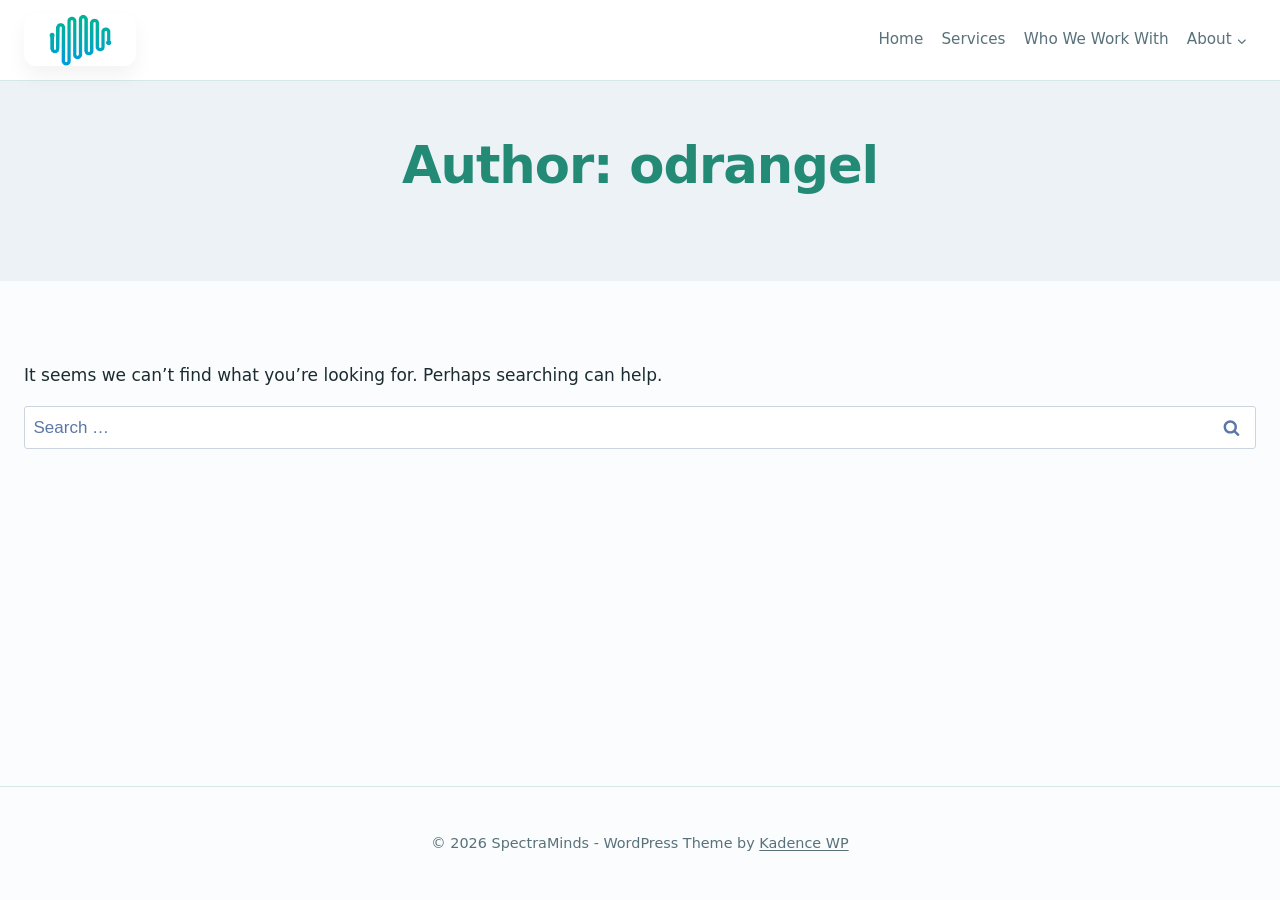
<file: author/odrangel/index.html>
<!DOCTYPE html>
<html lang="en-US" class="no-js" itemtype="https://schema.org/Blog" itemscope>
<head><meta charset="UTF-8">
	
	<meta name="viewport" content="width=device-width, initial-scale=1, minimum-scale=1">
	<title>odrangel – SpectraMinds</title>
<meta name="robots" content="max-image-preview:large">
<script>document.documentElement.classList.add('js');</script><link rel="alternate" type="application/rss+xml" title="SpectraMinds » Feed" href="/feed/">
<link rel="alternate" type="application/rss+xml" title="SpectraMinds » Comments Feed" href="/comments/feed/">
			<script>document.documentElement.classList.remove( 'no-js' );</script>
			<link rel="alternate" type="application/rss+xml" title="SpectraMinds » Posts by odrangel Feed" href="/author/odrangel/feed/">
<style id="wp-img-auto-sizes-contain-inline-css">
img:is([sizes=auto i],[sizes^="auto," i]){contain-intrinsic-size:3000px 1500px}
/*# sourceURL=wp-img-auto-sizes-contain-inline-css */
</style>
<style id="wp-emoji-styles-inline-css">

	img.wp-smiley, img.emoji {
		display: inline !important;
		border: none !important;
		box-shadow: none !important;
		height: 1em !important;
		width: 1em !important;
		margin: 0 0.07em !important;
		vertical-align: -0.1em !important;
		background: none !important;
		padding: 0 !important;
	}
/*# sourceURL=wp-emoji-styles-inline-css */
</style>
<style id="wp-block-library-inline-css">
:root{--wp-block-synced-color:#7a00df;--wp-block-synced-color--rgb:122,0,223;--wp-bound-block-color:var(--wp-block-synced-color);--wp-editor-canvas-background:#ddd;--wp-admin-theme-color:#007cba;--wp-admin-theme-color--rgb:0,124,186;--wp-admin-theme-color-darker-10:#006ba1;--wp-admin-theme-color-darker-10--rgb:0,107,160.5;--wp-admin-theme-color-darker-20:#005a87;--wp-admin-theme-color-darker-20--rgb:0,90,135;--wp-admin-border-width-focus:2px}@media (min-resolution:192dpi){:root{--wp-admin-border-width-focus:1.5px}}.wp-element-button{cursor:pointer}:root .has-very-light-gray-background-color{background-color:#eee}:root .has-very-dark-gray-background-color{background-color:#313131}:root .has-very-light-gray-color{color:#eee}:root .has-very-dark-gray-color{color:#313131}:root .has-vivid-green-cyan-to-vivid-cyan-blue-gradient-background{background:linear-gradient(135deg,#00d084,#0693e3)}:root .has-purple-crush-gradient-background{background:linear-gradient(135deg,#34e2e4,#4721fb 50%,#ab1dfe)}:root .has-hazy-dawn-gradient-background{background:linear-gradient(135deg,#faaca8,#dad0ec)}:root .has-subdued-olive-gradient-background{background:linear-gradient(135deg,#fafae1,#67a671)}:root .has-atomic-cream-gradient-background{background:linear-gradient(135deg,#fdd79a,#004a59)}:root .has-nightshade-gradient-background{background:linear-gradient(135deg,#330968,#31cdcf)}:root .has-midnight-gradient-background{background:linear-gradient(135deg,#020381,#2874fc)}:root{--wp--preset--font-size--normal:16px;--wp--preset--font-size--huge:42px}.has-regular-font-size{font-size:1em}.has-larger-font-size{font-size:2.625em}.has-normal-font-size{font-size:var(--wp--preset--font-size--normal)}.has-huge-font-size{font-size:var(--wp--preset--font-size--huge)}:root .has-text-align-center{text-align:center}:root .has-text-align-left{text-align:left}:root .has-text-align-right{text-align:right}.has-fit-text{white-space:nowrap!important}#end-resizable-editor-section{display:none}.aligncenter{clear:both}.items-justified-left{justify-content:flex-start}.items-justified-center{justify-content:center}.items-justified-right{justify-content:flex-end}.items-justified-space-between{justify-content:space-between}.screen-reader-text{word-wrap:normal!important;border:0;clip-path:inset(50%);height:1px;margin:-1px;overflow:hidden;padding:0;position:absolute;width:1px;word-break:normal!important}.screen-reader-text:focus{background-color:#ddd;clip-path:none;color:#444;display:block;font-size:1em;height:auto;left:5px;line-height:normal;padding:15px 23px 14px;text-decoration:none;top:5px;width:auto;z-index:100000}html :where(.has-border-color){border-style:solid}html :where([style^=border-color],[style*=";border-color"],[style*="; border-color"]){border-style:solid}html :where([style^=border-top-color],[style*=";border-top-color"],[style*="; border-top-color"]){border-top-style:solid}html :where([style^=border-right-color],[style*=";border-right-color"],[style*="; border-right-color"]){border-right-style:solid}html :where([style^=border-bottom-color],[style*=";border-bottom-color"],[style*="; border-bottom-color"]){border-bottom-style:solid}html :where([style^=border-left-color],[style*=";border-left-color"],[style*="; border-left-color"]){border-left-style:solid}html :where([style^=border-width],[style*=";border-width"],[style*="; border-width"]){border-style:solid}html :where([style^=border-top-width],[style*=";border-top-width"],[style*="; border-top-width"]){border-top-style:solid}html :where([style^=border-right-width],[style*=";border-right-width"],[style*="; border-right-width"]){border-right-style:solid}html :where([style^=border-bottom-width],[style*=";border-bottom-width"],[style*="; border-bottom-width"]){border-bottom-style:solid}html :where([style^=border-left-width],[style*=";border-left-width"],[style*="; border-left-width"]){border-left-style:solid}html :where(img[class*=wp-image-]){height:auto;max-width:100%}:where(figure){margin:0 0 1em}html :where(.is-position-sticky){--wp-admin--admin-bar--position-offset:var(--wp-admin--admin-bar--height,0px)}@media screen and (max-width:600px){html :where(.is-position-sticky){--wp-admin--admin-bar--position-offset:0px}}

/*# sourceURL=/wp-includes/css/dist/block-library/common.min.css */
</style>
<style id="classic-theme-styles-inline-css">
/*! This file is auto-generated */
.wp-block-button__link{color:#fff;background-color:#32373c;border-radius:9999px;box-shadow:none;text-decoration:none;padding:calc(.667em + 2px) calc(1.333em + 2px);font-size:1.125em}.wp-block-file__button{background:#32373c;color:#fff;text-decoration:none}
/*# sourceURL=/wp-includes/css/classic-themes.min.css */
</style>

<style id="global-styles-inline-css">
:root{--wp--preset--aspect-ratio--square: 1;--wp--preset--aspect-ratio--4-3: 4/3;--wp--preset--aspect-ratio--3-4: 3/4;--wp--preset--aspect-ratio--3-2: 3/2;--wp--preset--aspect-ratio--2-3: 2/3;--wp--preset--aspect-ratio--16-9: 16/9;--wp--preset--aspect-ratio--9-16: 9/16;--wp--preset--color--black: #000000;--wp--preset--color--cyan-bluish-gray: #abb8c3;--wp--preset--color--white: #ffffff;--wp--preset--color--pale-pink: #f78da7;--wp--preset--color--vivid-red: #cf2e2e;--wp--preset--color--luminous-vivid-orange: #ff6900;--wp--preset--color--luminous-vivid-amber: #fcb900;--wp--preset--color--light-green-cyan: #7bdcb5;--wp--preset--color--vivid-green-cyan: #00d084;--wp--preset--color--pale-cyan-blue: #8ed1fc;--wp--preset--color--vivid-cyan-blue: #0693e3;--wp--preset--color--vivid-purple: #9b51e0;--wp--preset--color--theme-palette-1: var(--global-palette1);--wp--preset--color--theme-palette-2: var(--global-palette2);--wp--preset--color--theme-palette-3: var(--global-palette3);--wp--preset--color--theme-palette-4: var(--global-palette4);--wp--preset--color--theme-palette-5: var(--global-palette5);--wp--preset--color--theme-palette-6: var(--global-palette6);--wp--preset--color--theme-palette-7: var(--global-palette7);--wp--preset--color--theme-palette-8: var(--global-palette8);--wp--preset--color--theme-palette-9: var(--global-palette9);--wp--preset--color--theme-palette-10: var(--global-palette10);--wp--preset--color--theme-palette-11: var(--global-palette11);--wp--preset--color--theme-palette-12: var(--global-palette12);--wp--preset--color--theme-palette-13: var(--global-palette13);--wp--preset--color--theme-palette-14: var(--global-palette14);--wp--preset--color--theme-palette-15: var(--global-palette15);--wp--preset--gradient--vivid-cyan-blue-to-vivid-purple: linear-gradient(135deg,rgb(6,147,227) 0%,rgb(155,81,224) 100%);--wp--preset--gradient--light-green-cyan-to-vivid-green-cyan: linear-gradient(135deg,rgb(122,220,180) 0%,rgb(0,208,130) 100%);--wp--preset--gradient--luminous-vivid-amber-to-luminous-vivid-orange: linear-gradient(135deg,rgb(252,185,0) 0%,rgb(255,105,0) 100%);--wp--preset--gradient--luminous-vivid-orange-to-vivid-red: linear-gradient(135deg,rgb(255,105,0) 0%,rgb(207,46,46) 100%);--wp--preset--gradient--very-light-gray-to-cyan-bluish-gray: linear-gradient(135deg,rgb(238,238,238) 0%,rgb(169,184,195) 100%);--wp--preset--gradient--cool-to-warm-spectrum: linear-gradient(135deg,rgb(74,234,220) 0%,rgb(151,120,209) 20%,rgb(207,42,186) 40%,rgb(238,44,130) 60%,rgb(251,105,98) 80%,rgb(254,248,76) 100%);--wp--preset--gradient--blush-light-purple: linear-gradient(135deg,rgb(255,206,236) 0%,rgb(152,150,240) 100%);--wp--preset--gradient--blush-bordeaux: linear-gradient(135deg,rgb(254,205,165) 0%,rgb(254,45,45) 50%,rgb(107,0,62) 100%);--wp--preset--gradient--luminous-dusk: linear-gradient(135deg,rgb(255,203,112) 0%,rgb(199,81,192) 50%,rgb(65,88,208) 100%);--wp--preset--gradient--pale-ocean: linear-gradient(135deg,rgb(255,245,203) 0%,rgb(182,227,212) 50%,rgb(51,167,181) 100%);--wp--preset--gradient--electric-grass: linear-gradient(135deg,rgb(202,248,128) 0%,rgb(113,206,126) 100%);--wp--preset--gradient--midnight: linear-gradient(135deg,rgb(2,3,129) 0%,rgb(40,116,252) 100%);--wp--preset--font-size--small: var(--global-font-size-small);--wp--preset--font-size--medium: var(--global-font-size-medium);--wp--preset--font-size--large: var(--global-font-size-large);--wp--preset--font-size--x-large: 42px;--wp--preset--font-size--larger: var(--global-font-size-larger);--wp--preset--font-size--xxlarge: var(--global-font-size-xxlarge);--wp--preset--spacing--20: 0.44rem;--wp--preset--spacing--30: 0.67rem;--wp--preset--spacing--40: 1rem;--wp--preset--spacing--50: 1.5rem;--wp--preset--spacing--60: 2.25rem;--wp--preset--spacing--70: 3.38rem;--wp--preset--spacing--80: 5.06rem;--wp--preset--shadow--natural: 6px 6px 9px rgba(0, 0, 0, 0.2);--wp--preset--shadow--deep: 12px 12px 50px rgba(0, 0, 0, 0.4);--wp--preset--shadow--sharp: 6px 6px 0px rgba(0, 0, 0, 0.2);--wp--preset--shadow--outlined: 6px 6px 0px -3px rgb(255, 255, 255), 6px 6px rgb(0, 0, 0);--wp--preset--shadow--crisp: 6px 6px 0px rgb(0, 0, 0);}.wp-block-button{--wp--preset--dimension--25: 25%;--wp--preset--dimension--50: 50%;--wp--preset--dimension--75: 75%;--wp--preset--dimension--100: 100%;}:root { --wp--style--global--content-size: var(--global-calc-content-width);--wp--style--global--wide-size: var(--global-calc-wide-content-width); }:where(body) { margin: 0; }:where(.is-layout-flex){gap: 0.5em;}:where(.is-layout-grid){gap: 0.5em;}body .is-layout-flex{display: flex;}.is-layout-flex{flex-wrap: wrap;align-items: center;}.is-layout-flex > :is(*, div){margin: 0;}body .is-layout-grid{display: grid;}.is-layout-grid > :is(*, div){margin: 0;}body{padding-top: 0px;padding-right: 0px;padding-bottom: 0px;padding-left: 0px;}:root :where(.wp-element-button, .wp-block-button__link){font-style: inherit;font-weight: inherit;letter-spacing: inherit;text-transform: inherit;}.has-black-color{color: var(--wp--preset--color--black) !important;}.has-cyan-bluish-gray-color{color: var(--wp--preset--color--cyan-bluish-gray) !important;}.has-white-color{color: var(--wp--preset--color--white) !important;}.has-pale-pink-color{color: var(--wp--preset--color--pale-pink) !important;}.has-vivid-red-color{color: var(--wp--preset--color--vivid-red) !important;}.has-luminous-vivid-orange-color{color: var(--wp--preset--color--luminous-vivid-orange) !important;}.has-luminous-vivid-amber-color{color: var(--wp--preset--color--luminous-vivid-amber) !important;}.has-light-green-cyan-color{color: var(--wp--preset--color--light-green-cyan) !important;}.has-vivid-green-cyan-color{color: var(--wp--preset--color--vivid-green-cyan) !important;}.has-pale-cyan-blue-color{color: var(--wp--preset--color--pale-cyan-blue) !important;}.has-vivid-cyan-blue-color{color: var(--wp--preset--color--vivid-cyan-blue) !important;}.has-vivid-purple-color{color: var(--wp--preset--color--vivid-purple) !important;}.has-theme-palette-1-color{color: var(--wp--preset--color--theme-palette-1) !important;}.has-theme-palette-2-color{color: var(--wp--preset--color--theme-palette-2) !important;}.has-theme-palette-3-color{color: var(--wp--preset--color--theme-palette-3) !important;}.has-theme-palette-4-color{color: var(--wp--preset--color--theme-palette-4) !important;}.has-theme-palette-5-color{color: var(--wp--preset--color--theme-palette-5) !important;}.has-theme-palette-6-color{color: var(--wp--preset--color--theme-palette-6) !important;}.has-theme-palette-7-color{color: var(--wp--preset--color--theme-palette-7) !important;}.has-theme-palette-8-color{color: var(--wp--preset--color--theme-palette-8) !important;}.has-theme-palette-9-color{color: var(--wp--preset--color--theme-palette-9) !important;}.has-theme-palette-10-color{color: var(--wp--preset--color--theme-palette-10) !important;}.has-theme-palette-11-color{color: var(--wp--preset--color--theme-palette-11) !important;}.has-theme-palette-12-color{color: var(--wp--preset--color--theme-palette-12) !important;}.has-theme-palette-13-color{color: var(--wp--preset--color--theme-palette-13) !important;}.has-theme-palette-14-color{color: var(--wp--preset--color--theme-palette-14) !important;}.has-theme-palette-15-color{color: var(--wp--preset--color--theme-palette-15) !important;}.has-black-background-color{background-color: var(--wp--preset--color--black) !important;}.has-cyan-bluish-gray-background-color{background-color: var(--wp--preset--color--cyan-bluish-gray) !important;}.has-white-background-color{background-color: var(--wp--preset--color--white) !important;}.has-pale-pink-background-color{background-color: var(--wp--preset--color--pale-pink) !important;}.has-vivid-red-background-color{background-color: var(--wp--preset--color--vivid-red) !important;}.has-luminous-vivid-orange-background-color{background-color: var(--wp--preset--color--luminous-vivid-orange) !important;}.has-luminous-vivid-amber-background-color{background-color: var(--wp--preset--color--luminous-vivid-amber) !important;}.has-light-green-cyan-background-color{background-color: var(--wp--preset--color--light-green-cyan) !important;}.has-vivid-green-cyan-background-color{background-color: var(--wp--preset--color--vivid-green-cyan) !important;}.has-pale-cyan-blue-background-color{background-color: var(--wp--preset--color--pale-cyan-blue) !important;}.has-vivid-cyan-blue-background-color{background-color: var(--wp--preset--color--vivid-cyan-blue) !important;}.has-vivid-purple-background-color{background-color: var(--wp--preset--color--vivid-purple) !important;}.has-theme-palette-1-background-color{background-color: var(--wp--preset--color--theme-palette-1) !important;}.has-theme-palette-2-background-color{background-color: var(--wp--preset--color--theme-palette-2) !important;}.has-theme-palette-3-background-color{background-color: var(--wp--preset--color--theme-palette-3) !important;}.has-theme-palette-4-background-color{background-color: var(--wp--preset--color--theme-palette-4) !important;}.has-theme-palette-5-background-color{background-color: var(--wp--preset--color--theme-palette-5) !important;}.has-theme-palette-6-background-color{background-color: var(--wp--preset--color--theme-palette-6) !important;}.has-theme-palette-7-background-color{background-color: var(--wp--preset--color--theme-palette-7) !important;}.has-theme-palette-8-background-color{background-color: var(--wp--preset--color--theme-palette-8) !important;}.has-theme-palette-9-background-color{background-color: var(--wp--preset--color--theme-palette-9) !important;}.has-theme-palette-10-background-color{background-color: var(--wp--preset--color--theme-palette-10) !important;}.has-theme-palette-11-background-color{background-color: var(--wp--preset--color--theme-palette-11) !important;}.has-theme-palette-12-background-color{background-color: var(--wp--preset--color--theme-palette-12) !important;}.has-theme-palette-13-background-color{background-color: var(--wp--preset--color--theme-palette-13) !important;}.has-theme-palette-14-background-color{background-color: var(--wp--preset--color--theme-palette-14) !important;}.has-theme-palette-15-background-color{background-color: var(--wp--preset--color--theme-palette-15) !important;}.has-black-border-color{border-color: var(--wp--preset--color--black) !important;}.has-cyan-bluish-gray-border-color{border-color: var(--wp--preset--color--cyan-bluish-gray) !important;}.has-white-border-color{border-color: var(--wp--preset--color--white) !important;}.has-pale-pink-border-color{border-color: var(--wp--preset--color--pale-pink) !important;}.has-vivid-red-border-color{border-color: var(--wp--preset--color--vivid-red) !important;}.has-luminous-vivid-orange-border-color{border-color: var(--wp--preset--color--luminous-vivid-orange) !important;}.has-luminous-vivid-amber-border-color{border-color: var(--wp--preset--color--luminous-vivid-amber) !important;}.has-light-green-cyan-border-color{border-color: var(--wp--preset--color--light-green-cyan) !important;}.has-vivid-green-cyan-border-color{border-color: var(--wp--preset--color--vivid-green-cyan) !important;}.has-pale-cyan-blue-border-color{border-color: var(--wp--preset--color--pale-cyan-blue) !important;}.has-vivid-cyan-blue-border-color{border-color: var(--wp--preset--color--vivid-cyan-blue) !important;}.has-vivid-purple-border-color{border-color: var(--wp--preset--color--vivid-purple) !important;}.has-theme-palette-1-border-color{border-color: var(--wp--preset--color--theme-palette-1) !important;}.has-theme-palette-2-border-color{border-color: var(--wp--preset--color--theme-palette-2) !important;}.has-theme-palette-3-border-color{border-color: var(--wp--preset--color--theme-palette-3) !important;}.has-theme-palette-4-border-color{border-color: var(--wp--preset--color--theme-palette-4) !important;}.has-theme-palette-5-border-color{border-color: var(--wp--preset--color--theme-palette-5) !important;}.has-theme-palette-6-border-color{border-color: var(--wp--preset--color--theme-palette-6) !important;}.has-theme-palette-7-border-color{border-color: var(--wp--preset--color--theme-palette-7) !important;}.has-theme-palette-8-border-color{border-color: var(--wp--preset--color--theme-palette-8) !important;}.has-theme-palette-9-border-color{border-color: var(--wp--preset--color--theme-palette-9) !important;}.has-theme-palette-10-border-color{border-color: var(--wp--preset--color--theme-palette-10) !important;}.has-theme-palette-11-border-color{border-color: var(--wp--preset--color--theme-palette-11) !important;}.has-theme-palette-12-border-color{border-color: var(--wp--preset--color--theme-palette-12) !important;}.has-theme-palette-13-border-color{border-color: var(--wp--preset--color--theme-palette-13) !important;}.has-theme-palette-14-border-color{border-color: var(--wp--preset--color--theme-palette-14) !important;}.has-theme-palette-15-border-color{border-color: var(--wp--preset--color--theme-palette-15) !important;}.has-vivid-cyan-blue-to-vivid-purple-gradient-background{background: var(--wp--preset--gradient--vivid-cyan-blue-to-vivid-purple) !important;}.has-light-green-cyan-to-vivid-green-cyan-gradient-background{background: var(--wp--preset--gradient--light-green-cyan-to-vivid-green-cyan) !important;}.has-luminous-vivid-amber-to-luminous-vivid-orange-gradient-background{background: var(--wp--preset--gradient--luminous-vivid-amber-to-luminous-vivid-orange) !important;}.has-luminous-vivid-orange-to-vivid-red-gradient-background{background: var(--wp--preset--gradient--luminous-vivid-orange-to-vivid-red) !important;}.has-very-light-gray-to-cyan-bluish-gray-gradient-background{background: var(--wp--preset--gradient--very-light-gray-to-cyan-bluish-gray) !important;}.has-cool-to-warm-spectrum-gradient-background{background: var(--wp--preset--gradient--cool-to-warm-spectrum) !important;}.has-blush-light-purple-gradient-background{background: var(--wp--preset--gradient--blush-light-purple) !important;}.has-blush-bordeaux-gradient-background{background: var(--wp--preset--gradient--blush-bordeaux) !important;}.has-luminous-dusk-gradient-background{background: var(--wp--preset--gradient--luminous-dusk) !important;}.has-pale-ocean-gradient-background{background: var(--wp--preset--gradient--pale-ocean) !important;}.has-electric-grass-gradient-background{background: var(--wp--preset--gradient--electric-grass) !important;}.has-midnight-gradient-background{background: var(--wp--preset--gradient--midnight) !important;}.has-small-font-size{font-size: var(--wp--preset--font-size--small) !important;}.has-medium-font-size{font-size: var(--wp--preset--font-size--medium) !important;}.has-large-font-size{font-size: var(--wp--preset--font-size--large) !important;}.has-x-large-font-size{font-size: var(--wp--preset--font-size--x-large) !important;}.has-larger-font-size{font-size: var(--wp--preset--font-size--larger) !important;}.has-xxlarge-font-size{font-size: var(--wp--preset--font-size--xxlarge) !important;}
/*# sourceURL=global-styles-inline-css */
</style>

<link rel="stylesheet" id="kadence-global-css" href="/wp-content/themes/kadence/assets/css/global.min.css?ver=1.5.2" media="all">
<style id="kadence-global-inline-css">
/* Kadence Base CSS */
:root{--global-palette1:#2B6CB0;--global-palette2:#215387;--global-palette3:#1f2736;--global-palette4:#2D3748;--global-palette5:#4A5568;--global-palette6:#5b77a8;--global-palette7:#EDF2F7;--global-palette8:#F7FAFC;--global-palette9:#ffffff;--global-palette10:oklch(from var(--global-palette1) calc(l + 0.10 * (1 - l)) calc(c * 1.00) calc(h + 180) / 100%);--global-palette11:#13612e;--global-palette12:#1159af;--global-palette13:#b82105;--global-palette14:#f7630c;--global-palette15:#f5a524;--global-palette9rgb:255, 255, 255;--global-palette-highlight:var(--global-palette1);--global-palette-highlight-alt:var(--global-palette2);--global-palette-highlight-alt2:var(--global-palette9);--global-palette-btn-bg:var(--global-palette1);--global-palette-btn-bg-hover:var(--global-palette2);--global-palette-btn:var(--global-palette9);--global-palette-btn-hover:var(--global-palette9);--global-palette-btn-sec-bg:var(--global-palette7);--global-palette-btn-sec-bg-hover:var(--global-palette2);--global-palette-btn-sec:var(--global-palette3);--global-palette-btn-sec-hover:var(--global-palette9);--global-body-font-family:Arial, Helvetica, sans-serif;--global-heading-font-family:inherit;--global-primary-nav-font-family:inherit;--global-fallback-font:sans-serif;--global-display-fallback-font:sans-serif;--global-content-width:1290px;--global-content-wide-width:calc(1290px + 230px);--global-content-narrow-width:842px;--global-content-edge-padding:1.5rem;--global-content-boxed-padding:2rem;--global-calc-content-width:calc(1290px - var(--global-content-edge-padding) - var(--global-content-edge-padding) );--wp--style--global--content-size:var(--global-calc-content-width);}.wp-site-blocks{--global-vw:calc( 100vw - ( 0.5 * var(--scrollbar-offset)));}body{background:var(--global-palette8);}body, input, select, optgroup, textarea{font-style:normal;font-weight:400;font-size:17px;line-height:1.6;font-family:var(--global-body-font-family);color:var(--global-palette4);}.content-bg, body.content-style-unboxed .site{background:var(--global-palette9);}h1,h2,h3,h4,h5,h6{font-family:var(--global-heading-font-family);}h1{font-weight:700;font-size:32px;line-height:1.5;color:var(--global-palette3);}h2{font-weight:700;font-size:28px;line-height:1.5;color:var(--global-palette3);}h3{font-weight:700;font-size:24px;line-height:1.5;color:var(--global-palette3);}h4{font-weight:700;font-size:22px;line-height:1.5;color:var(--global-palette4);}h5{font-weight:700;font-size:20px;line-height:1.5;color:var(--global-palette4);}h6{font-weight:700;font-size:18px;line-height:1.5;color:var(--global-palette5);}.entry-hero .kadence-breadcrumbs{max-width:1290px;}.site-container, .site-header-row-layout-contained, .site-footer-row-layout-contained, .entry-hero-layout-contained, .comments-area, .alignfull > .wp-block-cover__inner-container, .alignwide > .wp-block-cover__inner-container{max-width:var(--global-content-width);}.content-width-narrow .content-container.site-container, .content-width-narrow .hero-container.site-container{max-width:var(--global-content-narrow-width);}@media all and (min-width: 1520px){.wp-site-blocks .content-container  .alignwide{margin-left:-115px;margin-right:-115px;width:unset;max-width:unset;}}@media all and (min-width: 1102px){.content-width-narrow .wp-site-blocks .content-container .alignwide{margin-left:-130px;margin-right:-130px;width:unset;max-width:unset;}}.content-style-boxed .wp-site-blocks .entry-content .alignwide{margin-left:calc( -1 * var( --global-content-boxed-padding ) );margin-right:calc( -1 * var( --global-content-boxed-padding ) );}.content-area{margin-top:5rem;margin-bottom:5rem;}@media all and (max-width: 1024px){.content-area{margin-top:3rem;margin-bottom:3rem;}}@media all and (max-width: 767px){.content-area{margin-top:2rem;margin-bottom:2rem;}}@media all and (max-width: 1024px){:root{--global-content-boxed-padding:2rem;}}@media all and (max-width: 767px){:root{--global-content-boxed-padding:1.5rem;}}.entry-content-wrap{padding:2rem;}@media all and (max-width: 1024px){.entry-content-wrap{padding:2rem;}}@media all and (max-width: 767px){.entry-content-wrap{padding:1.5rem;}}.entry.single-entry{box-shadow:0px 15px 15px -10px rgba(0,0,0,0.05);}.entry.loop-entry{box-shadow:0px 15px 15px -10px rgba(0,0,0,0.05);}.loop-entry .entry-content-wrap{padding:2rem;}@media all and (max-width: 1024px){.loop-entry .entry-content-wrap{padding:2rem;}}@media all and (max-width: 767px){.loop-entry .entry-content-wrap{padding:1.5rem;}}button, .button, .wp-block-button__link, input[type="button"], input[type="reset"], input[type="submit"], .fl-button, .elementor-button-wrapper .elementor-button, .wc-block-components-checkout-place-order-button, .wc-block-cart__submit{box-shadow:0px 0px 0px -7px rgba(0,0,0,0);}button:hover, button:focus, button:active, .button:hover, .button:focus, .button:active, .wp-block-button__link:hover, .wp-block-button__link:focus, .wp-block-button__link:active, input[type="button"]:hover, input[type="button"]:focus, input[type="button"]:active, input[type="reset"]:hover, input[type="reset"]:focus, input[type="reset"]:active, input[type="submit"]:hover, input[type="submit"]:focus, input[type="submit"]:active, .elementor-button-wrapper .elementor-button:hover, .elementor-button-wrapper .elementor-button:focus, .elementor-button-wrapper .elementor-button:active, .wc-block-cart__submit:hover{box-shadow:0px 15px 25px -7px rgba(0,0,0,0.1);}.kb-button.kb-btn-global-outline.kb-btn-global-inherit{padding-top:calc(px - 2px);padding-right:calc(px - 2px);padding-bottom:calc(px - 2px);padding-left:calc(px - 2px);}@media all and (min-width: 1025px){.transparent-header .entry-hero .entry-hero-container-inner{padding-top:80px;}}@media all and (max-width: 1024px){.mobile-transparent-header .entry-hero .entry-hero-container-inner{padding-top:80px;}}@media all and (max-width: 767px){.mobile-transparent-header .entry-hero .entry-hero-container-inner{padding-top:80px;}}
/* Kadence Header CSS */
@media all and (max-width: 1024px){.mobile-transparent-header #masthead{position:absolute;left:0px;right:0px;z-index:100;}.kadence-scrollbar-fixer.mobile-transparent-header #masthead{right:var(--scrollbar-offset,0);}.mobile-transparent-header #masthead, .mobile-transparent-header .site-top-header-wrap .site-header-row-container-inner, .mobile-transparent-header .site-main-header-wrap .site-header-row-container-inner, .mobile-transparent-header .site-bottom-header-wrap .site-header-row-container-inner{background:transparent;}.site-header-row-tablet-layout-fullwidth, .site-header-row-tablet-layout-standard{padding:0px;}}@media all and (min-width: 1025px){.transparent-header #masthead{position:absolute;left:0px;right:0px;z-index:100;}.transparent-header.kadence-scrollbar-fixer #masthead{right:var(--scrollbar-offset,0);}.transparent-header #masthead, .transparent-header .site-top-header-wrap .site-header-row-container-inner, .transparent-header .site-main-header-wrap .site-header-row-container-inner, .transparent-header .site-bottom-header-wrap .site-header-row-container-inner{background:transparent;}}.site-branding a.brand img{max-width:200px;}.site-branding a.brand img.svg-logo-image{width:200px;}.site-branding{padding:0px 0px 0px 0px;}.site-branding .site-title{font-weight:700;font-size:26px;line-height:1.2;color:var(--global-palette3);}#masthead, #masthead .kadence-sticky-header.item-is-fixed:not(.item-at-start):not(.site-header-row-container):not(.site-main-header-wrap), #masthead .kadence-sticky-header.item-is-fixed:not(.item-at-start) > .site-header-row-container-inner{background:#ffffff;}.site-main-header-inner-wrap{min-height:80px;}.header-navigation[class*="header-navigation-style-underline"] .header-menu-container.primary-menu-container>ul>li>a:after{width:calc( 100% - 1.2em);}.main-navigation .primary-menu-container > ul > li.menu-item > a{padding-left:calc(1.2em / 2);padding-right:calc(1.2em / 2);padding-top:0.6em;padding-bottom:0.6em;color:var(--global-palette5);}.main-navigation .primary-menu-container > ul > li.menu-item .dropdown-nav-special-toggle{right:calc(1.2em / 2);}.main-navigation .primary-menu-container > ul > li.menu-item > a:hover{color:var(--global-palette-highlight);}.main-navigation .primary-menu-container > ul > li.menu-item.current-menu-item > a{color:var(--global-palette3);}.header-navigation .header-menu-container ul ul.sub-menu, .header-navigation .header-menu-container ul ul.submenu{background:var(--global-palette3);box-shadow:0px 2px 13px 0px rgba(0,0,0,0.1);}.header-navigation .header-menu-container ul ul li.menu-item, .header-menu-container ul.menu > li.kadence-menu-mega-enabled > ul > li.menu-item > a{border-bottom:1px solid rgba(255,255,255,0.1);border-radius:0px 0px 0px 0px;}.header-navigation .header-menu-container ul ul li.menu-item > a{width:200px;padding-top:1em;padding-bottom:1em;color:var(--global-palette8);font-size:12px;}.header-navigation .header-menu-container ul ul li.menu-item > a:hover{color:var(--global-palette9);background:var(--global-palette4);border-radius:0px 0px 0px 0px;}.header-navigation .header-menu-container ul ul li.menu-item.current-menu-item > a{color:var(--global-palette9);background:var(--global-palette4);border-radius:0px 0px 0px 0px;}.mobile-toggle-open-container .menu-toggle-open, .mobile-toggle-open-container .menu-toggle-open:focus{color:var(--global-palette5);padding:0.4em 0.6em 0.4em 0.6em;font-size:14px;}.mobile-toggle-open-container .menu-toggle-open.menu-toggle-style-bordered{border:1px solid currentColor;}.mobile-toggle-open-container .menu-toggle-open .menu-toggle-icon{font-size:20px;}.mobile-toggle-open-container .menu-toggle-open:hover, .mobile-toggle-open-container .menu-toggle-open:focus-visible{color:var(--global-palette-highlight);}.mobile-navigation ul li{font-size:14px;}.mobile-navigation ul li a{padding-top:1em;padding-bottom:1em;}.mobile-navigation ul li > a, .mobile-navigation ul li.menu-item-has-children > .drawer-nav-drop-wrap{color:var(--global-palette8);}.mobile-navigation ul li.current-menu-item > a, .mobile-navigation ul li.current-menu-item.menu-item-has-children > .drawer-nav-drop-wrap{color:var(--global-palette-highlight);}.mobile-navigation ul li.menu-item-has-children .drawer-nav-drop-wrap, .mobile-navigation ul li:not(.menu-item-has-children) a{border-bottom:1px solid rgba(255,255,255,0.1);}.mobile-navigation:not(.drawer-navigation-parent-toggle-true) ul li.menu-item-has-children .drawer-nav-drop-wrap button{border-left:1px solid rgba(255,255,255,0.1);}#mobile-drawer .drawer-header .drawer-toggle{padding:0.6em 0.15em 0.6em 0.15em;font-size:24px;}
/* Kadence Footer CSS */
.site-bottom-footer-inner-wrap{padding-top:30px;padding-bottom:30px;grid-column-gap:30px;}.site-bottom-footer-inner-wrap .widget{margin-bottom:30px;}.site-bottom-footer-inner-wrap .site-footer-section:not(:last-child):after{right:calc(-30px / 2);}
/*# sourceURL=kadence-global-inline-css */
</style>
<link rel="stylesheet" id="kadence-header-css" href="/wp-content/themes/kadence/assets/css/header.min.css?ver=1.5.2" media="all">
<link rel="stylesheet" id="kadence-content-css" href="/wp-content/themes/kadence/assets/css/content.min.css?ver=1.5.2" media="all">
<link rel="stylesheet" id="kadence-footer-css" href="/wp-content/themes/kadence/assets/css/footer.min.css?ver=1.5.2" media="all">
<link rel="stylesheet" id="spectraminds-brand-css" href="/wp-content/themes/spectraminds-child/sm-brand.css?ver=1789114756" media="all">
<link rel="EditURI" type="application/rsd+xml" title="RSD" href="/xmlrpc.php?rsd">
<meta name="generator" content="WordPress 7.1">
<link rel="icon" href="/wp-content/uploads/2026/09/cropped-perfil-redes-1-32x32.png" sizes="32x32">
<link rel="icon" href="/wp-content/uploads/2026/09/cropped-perfil-redes-1-192x192.png" sizes="192x192">
<link rel="apple-touch-icon" href="/wp-content/uploads/2026/09/cropped-perfil-redes-1-180x180.png">
<meta name="msapplication-TileImage" content="/wp-content/uploads/2026/09/cropped-perfil-redes-1-270x270.png">
<style id="wp-custom-css">
/* Make the Home Page Hero text stand out */
.wp-block-cover h1 {
    font-size: 3.5rem !important;
    font-weight: 800 !important;
    text-shadow: 2px 2px 4px rgba(0,0,0,0.3);
    color: #ffffff !important;
}

/* Professional Button Styling */
.wp-block-button__link {
    background-color: #0056b3 !important; /* Replace with your brand blue */
    border-radius: 50px !important;
    padding: 12px 30px !important;
    font-weight: 600 !important;
    transition: transform 0.2s ease;
}

.wp-block-button__link:hover {
    transform: scale(1.05);
    background-color: #004494 !important;
}

/* Service Column Styling */
.wp-block-column {
    padding: 20px;
    border-radius: 15px;
    transition: background 0.3s ease;
}

.wp-block-column:hover {
    background: #f9f9f9;
}

/* This prevents the content from stretching too wide on big screens,
   which is usually why pages feel 'empty' */
.entry-content {
    max-width: 1100px;
    margin: 0 auto !important;
}

/* Adds a nice soft shadow to images so they don't look 'flat' on the white background */
img {
    border-radius: 12px;
    box-shadow: 0 10px 20px rgba(0,0,0,0.05);
}
</style>
</head>

<body class="archive author author-odrangel author-1 wp-custom-logo wp-embed-responsive wp-theme-kadence wp-child-theme-spectraminds-child hfeed footer-on-bottom hide-focus-outline link-style-standard content-title-style-above content-width-normal content-style-boxed content-vertical-padding-show non-transparent-header mobile-non-transparent-header">
<div id="wrapper" class="site wp-site-blocks">
			<a class="skip-link screen-reader-text scroll-ignore" href="#main">Skip to content</a>
		<header id="masthead" class="site-header" role="banner" itemtype="https://schema.org/WPHeader" itemscope>
	<div id="main-header" class="site-header-wrap">
		<div class="site-header-inner-wrap">
			<div class="site-header-upper-wrap">
				<div class="site-header-upper-inner-wrap">
					<div class="site-main-header-wrap site-header-row-container site-header-focus-item site-header-row-layout-standard" data-section="kadence_customizer_header_main">
	<div class="site-header-row-container-inner">
				<div class="site-container">
			<div class="site-main-header-inner-wrap site-header-row site-header-row-has-sides site-header-row-no-center">
									<div class="site-header-main-section-left site-header-section site-header-section-left">
						<div class="site-header-item site-header-focus-item" data-section="title_tagline">
	<div class="site-branding branding-layout-standard"><a class="brand has-logo-image" href="/" rel="home"><img width="1499" height="694" src="/wp-content/uploads/2026/09/cropped-logo-vertical-color.png" class="custom-logo" alt="SpectraMinds" decoding="async" fetchpriority="high" srcset="/wp-content/uploads/2026/09/cropped-logo-vertical-color.png 1499w, /wp-content/uploads/2026/09/cropped-logo-vertical-color-300x139.png 300w, /wp-content/uploads/2026/09/cropped-logo-vertical-color-1024x474.png 1024w, /wp-content/uploads/2026/09/cropped-logo-vertical-color-768x356.png 768w" sizes="(max-width: 1499px) 100vw, 1499px"><div class="site-title-wrap"><p class="site-title">SpectraMinds</p></div></a></div></div><!-- data-section="title_tagline" -->
					</div>
																	<div class="site-header-main-section-right site-header-section site-header-section-right">
						<div class="site-header-item site-header-focus-item site-header-item-main-navigation header-navigation-layout-stretch-false header-navigation-layout-fill-stretch-false" data-section="kadence_customizer_primary_navigation">
		<nav id="site-navigation" class="main-navigation header-navigation hover-to-open nav--toggle-sub header-navigation-style-standard header-navigation-dropdown-animation-none" role="navigation" aria-label="Primary">
			<div class="primary-menu-container header-menu-container">
	<ul id="primary-menu" class="menu"><li id="menu-item-39" class="menu-item menu-item-type-post_type menu-item-object-page menu-item-home menu-item-39"><a href="/">Home</a></li>
<li id="menu-item-42" class="menu-item menu-item-type-post_type menu-item-object-page menu-item-42"><a href="/services/">Services</a></li>
<li id="menu-item-41" class="menu-item menu-item-type-post_type menu-item-object-page menu-item-41"><a href="/who-we-work-with/">Who We Work With</a></li>
<li id="menu-item-43" class="menu-item menu-item-type-post_type menu-item-object-page menu-item-has-children menu-item-43"><a href="/about/"><span class="nav-drop-title-wrap">About<span class="dropdown-nav-toggle"><span class="kadence-svg-iconset svg-baseline"><svg aria-hidden="true" class="kadence-svg-icon kadence-arrow-down-svg" fill="currentColor" version="1.1" xmlns="http://www.w3.org/2000/svg" width="24" height="24" viewbox="0 0 24 24"><title>Expand</title><path d="M5.293 9.707l6 6c0.391 0.391 1.024 0.391 1.414 0l6-6c0.391-0.391 0.391-1.024 0-1.414s-1.024-0.391-1.414 0l-5.293 5.293-5.293-5.293c-0.391-0.391-1.024-0.391-1.414 0s-0.391 1.024 0 1.414z"></path>
				</svg></span></span></span></a>
<ul class="sub-menu">
	<li id="menu-item-40" class="menu-item menu-item-type-post_type menu-item-object-page menu-item-40"><a href="/contact/">Contact</a></li>
</ul>
</li>
</ul>		</div>
	</nav><!-- #site-navigation -->
	</div><!-- data-section="primary_navigation" -->
					</div>
							</div>
		</div>
	</div>
</div>
				</div>
			</div>
					</div>
	</div>
	
<div id="mobile-header" class="site-mobile-header-wrap">
	<div class="site-header-inner-wrap">
		<div class="site-header-upper-wrap">
			<div class="site-header-upper-inner-wrap">
			<div class="site-main-header-wrap site-header-focus-item site-header-row-layout-standard site-header-row-tablet-layout-default site-header-row-mobile-layout-default ">
	<div class="site-header-row-container-inner">
		<div class="site-container">
			<div class="site-main-header-inner-wrap site-header-row site-header-row-has-sides site-header-row-no-center">
									<div class="site-header-main-section-left site-header-section site-header-section-left">
						<div class="site-header-item site-header-focus-item" data-section="title_tagline">
	<div class="site-branding mobile-site-branding branding-layout-standard branding-tablet-layout-inherit branding-mobile-layout-inherit"><a class="brand has-logo-image" href="/" rel="home"><img width="1499" height="694" src="/wp-content/uploads/2026/09/cropped-logo-vertical-color.png" class="custom-logo" alt="SpectraMinds" decoding="async" srcset="/wp-content/uploads/2026/09/cropped-logo-vertical-color.png 1499w, /wp-content/uploads/2026/09/cropped-logo-vertical-color-300x139.png 300w, /wp-content/uploads/2026/09/cropped-logo-vertical-color-1024x474.png 1024w, /wp-content/uploads/2026/09/cropped-logo-vertical-color-768x356.png 768w" sizes="(max-width: 1499px) 100vw, 1499px"><div class="site-title-wrap"><div class="site-title vs-md-false">SpectraMinds</div></div></a></div></div><!-- data-section="title_tagline" -->
					</div>
																	<div class="site-header-main-section-right site-header-section site-header-section-right">
						<div class="site-header-item site-header-focus-item site-header-item-navgation-popup-toggle" data-section="kadence_customizer_mobile_trigger">
		<div class="mobile-toggle-open-container">
						<button id="mobile-toggle" class="menu-toggle-open drawer-toggle menu-toggle-style-default" aria-label="Open menu" data-toggle-target="#mobile-drawer" data-toggle-body-class="showing-popup-drawer-from-right" aria-expanded="false" data-set-focus=".menu-toggle-close">
						<span class="menu-toggle-icon"><span class="kadence-svg-iconset"><svg aria-hidden="true" class="kadence-svg-icon kadence-menu-svg" fill="currentColor" version="1.1" xmlns="http://www.w3.org/2000/svg" width="24" height="24" viewbox="0 0 24 24"><title>Toggle Menu</title><path d="M3 13h18c0.552 0 1-0.448 1-1s-0.448-1-1-1h-18c-0.552 0-1 0.448-1 1s0.448 1 1 1zM3 7h18c0.552 0 1-0.448 1-1s-0.448-1-1-1h-18c-0.552 0-1 0.448-1 1s0.448 1 1 1zM3 19h18c0.552 0 1-0.448 1-1s-0.448-1-1-1h-18c-0.552 0-1 0.448-1 1s0.448 1 1 1z"></path>
				</svg></span></span>
		</button>
	</div>
	</div><!-- data-section="mobile_trigger" -->
					</div>
							</div>
		</div>
	</div>
</div>
			</div>
		</div>
			</div>
</div>
</header><!-- #masthead -->

	<main id="inner-wrap" class="wrap kt-clear" role="main">
		<section class="entry-hero -archive-hero-section entry-hero-layout-inherit">
	<div class="entry-hero-container-inner">
		<div class="hero-section-overlay"></div>
		<div class="hero-container site-container">
			<header class="entry-header -archive-title title-align-inherit title-tablet-align-inherit title-mobile-align-inherit">
				<h1 class="page-title archive-title">Author: odrangel</h1>			</header><!-- .entry-header -->
		</div>
	</div>
</section><!-- .entry-hero -->
<div id="primary" class="content-area">
	<div class="content-container site-container">
		<div id="main" class="site-main">
			<section class="error">
	<div class="page-content">
					<p>
				It seems we can’t find what you’re looking for. Perhaps searching can help.			</p>
			<form role="search" method="get" class="search-form" action="/">
				<label>
					<span class="screen-reader-text">Search for:</span>
					<input type="search" class="search-field" placeholder="Search …" value="" name="s">
				</label>
				<input type="submit" class="search-submit" value="Search">
			<div class="kadence-search-icon-wrap"><span class="kadence-svg-iconset"><svg aria-hidden="true" class="kadence-svg-icon kadence-search-svg" fill="currentColor" version="1.1" xmlns="http://www.w3.org/2000/svg" width="26" height="28" viewbox="0 0 26 28"><title>Search</title><path d="M18 13c0-3.859-3.141-7-7-7s-7 3.141-7 7 3.141 7 7 7 7-3.141 7-7zM26 26c0 1.094-0.906 2-2 2-0.531 0-1.047-0.219-1.406-0.594l-5.359-5.344c-1.828 1.266-4.016 1.937-6.234 1.937-6.078 0-11-4.922-11-11s4.922-11 11-11 11 4.922 11 11c0 2.219-0.672 4.406-1.937 6.234l5.359 5.359c0.359 0.359 0.578 0.875 0.578 1.406z"></path>
				</svg></span></div></form>	</div><!-- .page-content -->
</section><!-- .error -->
		</div><!-- #main -->
			</div>
</div><!-- #primary -->
	</main><!-- #inner-wrap -->
	<footer id="colophon" class="site-footer" role="contentinfo">
	<div class="site-footer-wrap">
		<div class="site-bottom-footer-wrap site-footer-row-container site-footer-focus-item site-footer-row-layout-standard site-footer-row-tablet-layout-default site-footer-row-mobile-layout-default" data-section="kadence_customizer_footer_bottom">
	<div class="site-footer-row-container-inner">
				<div class="site-container">
			<div class="site-bottom-footer-inner-wrap site-footer-row site-footer-row-columns-1 site-footer-row-column-layout-row site-footer-row-tablet-column-layout-default site-footer-row-mobile-column-layout-row ft-ro-dir-row ft-ro-collapse-normal ft-ro-t-dir-default ft-ro-m-dir-default ft-ro-lstyle-plain">
									<div class="site-footer-bottom-section-1 site-footer-section footer-section-inner-items-1">
						
<div class="footer-widget-area site-info site-footer-focus-item content-align-default content-tablet-align-default content-mobile-align-default content-valign-default content-tablet-valign-default content-mobile-valign-default" data-section="kadence_customizer_footer_html">
	<div class="footer-widget-area-inner site-info-inner">
		<div class="footer-html inner-link-style-normal"><div class="footer-html-inner"><p>© 2026 SpectraMinds - WordPress Theme by <a href="https://www.kadencewp.com/" rel="nofollow noopener">Kadence WP</a></p>
</div></div>	</div>
</div><!-- .site-info -->
					</div>
								</div>
		</div>
	</div>
</div>
	</div>
</footer><!-- #colophon -->

</div><!-- #wrapper -->

			<script>document.documentElement.style.setProperty('--scrollbar-offset', window.innerWidth - document.documentElement.clientWidth + 'px' );</script>
			<script type="speculationrules">
{"prefetch":[{"source":"document","where":{"and":[{"href_matches":"/*"},{"not":{"href_matches":["/wp-*.php","/wp-admin/*","/wp-content/uploads/*","/wp-content/*","/wp-content/plugins/*","/wp-content/themes/spectraminds-child/*","/wp-content/themes/kadence/*","/*\\?(.+)"]}},{"not":{"selector_matches":"a[rel~=\"nofollow\"]"}},{"not":{"selector_matches":".no-prefetch, .no-prefetch a"}}]},"eagerness":"conservative"}]}
</script>
	<script>
	(function () {
		document.querySelectorAll('[data-stagger]').forEach(function (group) {
			Array.prototype.forEach.call(group.children, function (child, i) {
				child.style.setProperty('--sm-delay', (i * 60) + 'ms');
			});
		});

		var reveals = document.querySelectorAll('.sm-reveal');

		if ('IntersectionObserver' in window) {
			var io = new IntersectionObserver(function (entries) {
				entries.forEach(function (entry) {
					if (entry.isIntersecting) {
						entry.target.classList.add('is-visible');
						io.unobserve(entry.target);
					}
				});
			}, { rootMargin: '0px 0px -60px 0px', threshold: 0.05 });
			reveals.forEach(function (el) { io.observe(el); });
		} else {
			reveals.forEach(function (el) { el.classList.add('is-visible'); });
		}
	})();
	</script>
		<div id="mobile-drawer" class="popup-drawer popup-drawer-layout-sidepanel popup-drawer-animation-fade popup-drawer-side-right" data-drawer-target-string="#mobile-drawer">
		<div class="drawer-overlay" data-drawer-target-string="#mobile-drawer"></div>
		<div class="drawer-inner">
						<div class="drawer-header">
				<button class="menu-toggle-close drawer-toggle" aria-label="Close menu" data-toggle-target="#mobile-drawer" data-toggle-body-class="showing-popup-drawer-from-right" aria-expanded="false" data-set-focus=".menu-toggle-open">
					<span class="toggle-close-bar"></span>
					<span class="toggle-close-bar"></span>
				</button>
			</div>
			<div class="drawer-content mobile-drawer-content content-align-left content-valign-top">
								<div class="site-header-item site-header-focus-item site-header-item-mobile-navigation mobile-navigation-layout-stretch-false" data-section="kadence_customizer_mobile_navigation">
		<nav id="mobile-site-navigation" class="mobile-navigation drawer-navigation drawer-navigation-parent-toggle-false" role="navigation" aria-label="Primary Mobile">
				<div class="mobile-menu-container drawer-menu-container">
			<ul id="mobile-menu" class="menu has-collapse-sub-nav"><li class="menu-item menu-item-type-post_type menu-item-object-page menu-item-home menu-item-39"><a href="/">Home</a></li>
<li class="menu-item menu-item-type-post_type menu-item-object-page menu-item-42"><a href="/services/">Services</a></li>
<li class="menu-item menu-item-type-post_type menu-item-object-page menu-item-41"><a href="/who-we-work-with/">Who We Work With</a></li>
<li class="menu-item menu-item-type-post_type menu-item-object-page menu-item-has-children menu-item-43"><div class="drawer-nav-drop-wrap"><a href="/about/">About</a><button class="drawer-sub-toggle" data-toggle-duration="10" data-toggle-target="#mobile-menu .menu-item-43 &gt; .sub-menu" aria-expanded="false"><span class="screen-reader-text">Toggle child menu</span><span class="kadence-svg-iconset"><svg aria-hidden="true" class="kadence-svg-icon kadence-arrow-down-svg" fill="currentColor" version="1.1" xmlns="http://www.w3.org/2000/svg" width="24" height="24" viewbox="0 0 24 24"><title>Expand</title><path d="M5.293 9.707l6 6c0.391 0.391 1.024 0.391 1.414 0l6-6c0.391-0.391 0.391-1.024 0-1.414s-1.024-0.391-1.414 0l-5.293 5.293-5.293-5.293c-0.391-0.391-1.024-0.391-1.414 0s-0.391 1.024 0 1.414z"></path>
				</svg></span></button></div>
<ul class="sub-menu">
	<li class="menu-item menu-item-type-post_type menu-item-object-page menu-item-40"><a href="/contact/">Contact</a></li>
</ul>
</li>
</ul>		</div>
	</nav><!-- #site-navigation -->
	</div><!-- data-section="mobile_navigation" -->
							</div>
		</div>
	</div>
	<script id="kadence-navigation-js-extra">
var kadenceConfig = {"screenReader":{"expand":"Child menu","expandOf":"Child menu of","collapse":"Child menu","collapseOf":"Child menu of"},"breakPoints":{"desktop":"1024","tablet":768},"scrollOffset":"0"};
//# sourceURL=kadence-navigation-js-extra
</script>
<script id="kadence-navigation-js" src="/wp-content/themes/kadence/assets/js/navigation.min.js?ver=1.5.2" async></script>
<script id="wp-emoji-settings" type="application/json">
{"baseUrl":"https://s.w.org/images/core/emoji/17.0.2/72x72/","ext":".png","svgUrl":"https://s.w.org/images/core/emoji/17.0.2/svg/","svgExt":".svg","source":{"concatemoji":"/wp-includes/js/wp-emoji-release.min.js?ver=7.1"}}
</script>
<script type="module">
/*! This file is auto-generated */
var e="script#wp-emoji-settings",t=document.querySelector(e);if(!(t instanceof HTMLScriptElement))throw new Error("Element missing: "+e);const r=JSON.parse(t.text),s=(window._wpemojiSettings=r,"wpEmojiSettingsSupports"),o=["flag","emoji"];function i(e){try{var t={supportTests:e,timestamp:(new Date).valueOf()};sessionStorage.setItem(s,JSON.stringify(t))}catch(e){}}function c(e,t,n){e.clearRect(0,0,e.canvas.width,e.canvas.height),e.fillText(t,0,0);t=new Uint32Array(e.getImageData(0,0,e.canvas.width,e.canvas.height).data);e.clearRect(0,0,e.canvas.width,e.canvas.height),e.fillText(n,0,0);const r=new Uint32Array(e.getImageData(0,0,e.canvas.width,e.canvas.height).data);return t.every((e,t)=>e===r[t])}function p(e,t){e.clearRect(0,0,e.canvas.width,e.canvas.height),e.fillText(t,0,0);var n=e.getImageData(16,16,1,1);for(let e=0;e<n.data.length;e++)if(0!==n.data[e])return!1;return!0}function u(e,t,n,r){switch(t){case"flag":return n(e,"\ud83c\udff3\ufe0f\u200d\u26a7\ufe0f","\ud83c\udff3\ufe0f\u200b\u26a7\ufe0f")?!1:!n(e,"\ud83c\udde8\ud83c\uddf6","\ud83c\udde8\u200b\ud83c\uddf6")&&!n(e,"\ud83c\udff4\udb40\udc67\udb40\udc62\udb40\udc65\udb40\udc6e\udb40\udc67\udb40\udc7f","\ud83c\udff4\u200b\udb40\udc67\u200b\udb40\udc62\u200b\udb40\udc65\u200b\udb40\udc6e\u200b\udb40\udc67\u200b\udb40\udc7f");case"emoji":return!r(e,"\ud83e\u1fac8")}return!1}function f(e,t,n,r){let a;const s=(a="undefined"!=typeof WorkerGlobalScope&&self instanceof WorkerGlobalScope?new OffscreenCanvas(300,150):document.createElement("canvas")).getContext("2d",{willReadFrequently:!0}),o=(s.textBaseline="top",s.font="600 32px Arial",{});return e.forEach(e=>{o[e]=t(s,e,n,r)}),o}function a(e){var t=document.createElement("script");t.src=e,t.defer=!0,document.head.appendChild(t)}r.supports={everything:!0,everythingExceptFlag:!0},new Promise(t=>{let n=function(){try{var e=JSON.parse(sessionStorage.getItem(s));if("object"==typeof e&&"number"==typeof e.timestamp&&(new Date).valueOf()<e.timestamp+604800&&"object"==typeof e.supportTests)return e.supportTests}catch(e){}return null}();if(!n){if("undefined"!=typeof Worker&&"undefined"!=typeof OffscreenCanvas&&"undefined"!=typeof URL&&URL.createObjectURL&&"undefined"!=typeof Blob)try{var e="postMessage("+f.toString()+"("+[JSON.stringify(o),u.toString(),c.toString(),p.toString()].join(",")+"));",r=new Blob([e],{type:"text/javascript"});const a=new Worker(URL.createObjectURL(r),{name:"wpTestEmojiSupports"});return void(a.onmessage=e=>{i(n=e.data),a.terminate(),t(n)})}catch(e){}i(n=f(o,u,c,p))}t(n)}).then(e=>{for(const n in e)r.supports[n]=e[n],r.supports.everything=r.supports.everything&&r.supports[n],"flag"!==n&&(r.supports.everythingExceptFlag=r.supports.everythingExceptFlag&&r.supports[n]);var t;r.supports.everythingExceptFlag=r.supports.everythingExceptFlag&&!r.supports.flag,r.supports.everything||((t=r.source||{}).concatemoji?a(t.concatemoji):t.wpemoji&&t.twemoji&&(a(t.twemoji),a(t.wpemoji)))});
//# sourceURL=/wp-includes/js/wp-emoji-loader.min.js
</script>
</body>
</html>
</file>
<file: wp-content/themes/spectraminds-child/sm-brand.css>
/* =========================================================================
   SPECTRAMINDS BRAND STYLESHEET
   Serves two contexts:
   1. Static prototype (prototype/*.html) via .sm-* component classes
   2. WordPress / Gutenberg via .wp-block-* overrides at the bottom
   Craft notes: every spacing, timing and easing is a deliberate choice.
   Motion: compositor-friendly (transform/opacity), reduced-motion aware.
   ========================================================================= */

/* -------------------------------------------------------------------------
   1. Design tokens
   ------------------------------------------------------------------------- */

:root {
  /* Brand color */
  --sm-primary: #30B196;
  --sm-secondary: #009ADD;
  --sm-primary-dark: #238a76;
  --sm-secondary-dark: #007bb0;
  --sm-primary-soft: rgba(48, 177, 150, 0.10);

  /* Surfaces */
  --sm-bg: #fbfcfd;
  --sm-surface: #f5fbfc;
  --sm-surface-2: #edf8f7;
  --sm-border: #d6e7e8;

  /* Text */
  --sm-text: #1b2b30;
  --sm-text-muted: #58717a;

  /* Shape & elevation */
  --sm-radius-md: 0.7rem;
  --sm-radius-lg: 1.1rem;
  --sm-shadow-sm: 0 3px 10px rgba(0, 80, 110, 0.08);
  --sm-shadow-md: 0 12px 32px rgba(0, 80, 110, 0.14);
  --sm-gradient: linear-gradient(-90deg, #30B196 0%, #009ADD 100%);

  /* Motion system — every transition pulls from these.
     Mirror-eased pair (spatial consistency): enter eases out, exit mirrors it. */
  --sm-ease-out: cubic-bezier(0.23, 1, 0.32, 1);
  --sm-ease-in-out: cubic-bezier(0.77, 0, 0.175, 1);
  --sm-dur-fast: 160ms;   /* press feedback */
  --sm-dur-ui: 200ms;     /* hovers, color */
  --sm-dur-enter: 400ms;  /* entrances */
  --sm-dur-slow: 600ms;   /* hero choreography */
}

/* -------------------------------------------------------------------------
   2. Base
   ------------------------------------------------------------------------- */

html {
  scroll-behavior: smooth;
}

body {
  margin: 0;
  color: var(--sm-text);
  background-color: var(--sm-bg);
  font-family: 'Aptos', 'Calibri', system-ui, -apple-system, sans-serif;
  font-size: 17px;
  line-height: 1.65;
  -webkit-font-smoothing: antialiased;
}

/* Typography: tracking and leading are size-specific — never one fixed value.
   Large text tightens; body copy stays near zero with comfortable leading. */
h1, h2, h3, h4, h5, h6 {
  color: var(--sm-primary-dark);
  font-family: 'Aptos', 'Calibri', system-ui, sans-serif;
  font-weight: 700;
  line-height: 1.2;
  margin: 0 0 0.6em;
}

h3, h4, h5, h6 { letter-spacing: -0.005em; }

h1 { font-size: clamp(2.2rem, 5vw, 3.2rem); letter-spacing: -0.02em; line-height: 1.08; }
h2 { font-size: clamp(1.6rem, 3vw, 2.1rem); letter-spacing: -0.017em; }
h3 { font-size: 1.2rem; }

p { margin: 0 0 1em; }

a {
  color: var(--sm-secondary);
  text-decoration: none;
  text-underline-offset: 0.16em;
  transition: color var(--sm-dur-ui) ease;
}

a:hover,
a:focus-visible {
  color: var(--sm-secondary-dark);
  text-decoration: underline;
}

a:focus-visible {
  outline: 2px solid var(--sm-secondary);
  outline-offset: 3px;
  border-radius: 2px;
}

::selection {
  background: rgba(48, 177, 150, 0.25);
}

/* Forgiving hit areas: the target extends ~10px beyond the text, tap-safe. */
.sm-nav a {
  padding: 0.4rem 0.15rem;
}

/* -------------------------------------------------------------------------
   3. Layout primitives
   ------------------------------------------------------------------------- */

.sm-container {
  max-width: 1080px;
  margin: 0 auto;
  padding: 0 1.5rem;
}

.sm-section {
  padding: 4.5rem 0;
}

.sm-eyebrow {
  display: inline-block;
  font-size: 0.8rem;
  font-weight: 700;
  letter-spacing: 0.08em;
  text-transform: uppercase;
  color: var(--sm-secondary);
  margin-bottom: 0.75rem;
}

.sm-lead {
  font-size: 1.15rem;
  color: var(--sm-text-muted);
  max-width: 42em;
}

/* -------------------------------------------------------------------------
   4. Buttons — acknowledge on pointer-down (press feedback is instant)
   ------------------------------------------------------------------------- */

.sm-btn {
  display: inline-flex;
  align-items: center;
  gap: 0.5em;
  padding: 0.75em 1.5em;
  border-radius: var(--sm-radius-md);
  font-weight: 600;
  font-size: 1rem;
  line-height: 1.2;
  text-decoration: none;
  cursor: pointer;
  border: none;
  transition: transform var(--sm-dur-fast) var(--sm-ease-out);
}

.sm-btn:active {
  transform: scale(0.97);
}

.sm-btn:focus-visible {
  outline: 2px solid var(--sm-secondary);
  outline-offset: 3px;
}

.sm-btn-primary {
  background: var(--sm-gradient);
  color: #ffffff;
  box-shadow: var(--sm-shadow-sm);
}

.sm-btn-primary:hover {
  color: #ffffff;
  filter: brightness(0.94);
}

.sm-btn-outline {
  background: #ffffff;
  color: var(--sm-secondary);
  border: 1px solid var(--sm-secondary);
}

.sm-btn-outline:hover {
  color: var(--sm-secondary-dark);
  background: rgba(0, 154, 221, 0.06);
}

/* On dark bands (gradient CTA sections) */
.sm-btn-inverse {
  background: #ffffff;
  color: var(--sm-primary-dark);
  box-shadow: var(--sm-shadow-sm);
}

.sm-btn-inverse:hover {
  color: var(--sm-primary-dark);
  filter: brightness(0.96);
}

/* -------------------------------------------------------------------------
   5. Cards — hover lift via pre-rendered shadow layer (opacity only)
   ------------------------------------------------------------------------- */

.sm-card {
  position: relative;
  border: 1px solid var(--sm-border);
  border-radius: var(--sm-radius-md);
  background: #ffffff;
  padding: 1.5rem;
  transition: transform var(--sm-dur-fast) var(--sm-ease-out);
}

.sm-card::after {
  content: "";
  position: absolute;
  inset: 0;
  border-radius: inherit;
  box-shadow: var(--sm-shadow-md);
  opacity: 0;
  pointer-events: none;
  transition: opacity var(--sm-dur-ui) var(--sm-ease-out);
}

/* Only gate lift/hover on true pointer devices — touch fires hover on tap */
@media (hover: hover) and (pointer: fine) {
  .sm-card:hover {
    transform: translateY(-3px);
  }
  .sm-card:hover::after {
    opacity: 1;
  }
}

.sm-card:active {
  transform: translateY(-1px) scale(0.99);
}

.sm-card h3 {
  color: var(--sm-text);
  margin-bottom: 0.4em;
}

.sm-card p {
  color: var(--sm-text-muted);
  font-size: 0.95rem;
  margin: 0;
}

.sm-card .sm-card-link {
  display: inline-block;
  margin-top: 1rem;
  font-weight: 600;
  font-size: 0.95rem;
}

.sm-card-grid {
  display: grid;
  grid-template-columns: repeat(auto-fit, minmax(230px, 1fr));
  gap: 1rem;
  margin: 2rem 0;
}

/* -------------------------------------------------------------------------
   6. Callouts
   ------------------------------------------------------------------------- */

.sm-callout {
  border: 1px solid rgba(0, 154, 221, 0.16);
  border-left: 4px solid var(--sm-secondary);
  border-radius: var(--sm-radius-md);
  background: linear-gradient(180deg, rgba(0, 154, 221, 0.03), rgba(48, 177, 150, 0.03));
  padding: 1.2rem 1.4rem;
  box-shadow: var(--sm-shadow-sm);
}

/* -------------------------------------------------------------------------
   7. Header — translucent material; content scrolls underneath.
      Scroll edge effect instead of a hard divider: the hairline fades in
      only once the page has actually scrolled under the chrome.
   ------------------------------------------------------------------------- */

.sm-header {
  position: sticky;
  top: 0;
  z-index: 100;
  background: rgba(251, 252, 253, 0.72);
  -webkit-backdrop-filter: blur(14px) saturate(180%);
  backdrop-filter: blur(14px) saturate(180%);
  border-bottom: 1px solid transparent;
  transition: background var(--sm-dur-ui) ease, border-color var(--sm-dur-ui) ease;
}

/* Scroll edge effect, not a permanent hard divider (JS toggles .is-scrolled). */
.sm-header.is-scrolled {
  background: rgba(255, 255, 255, 0.78);
  border-bottom-color: var(--sm-border);
}

.sm-header-inner {
  display: flex;
  align-items: center;
  justify-content: space-between;
  gap: 1.5rem;
  min-height: 76px;
}

.sm-logo {
  display: inline-flex;
  align-items: center;
}

.sm-logo img {
  display: block;
  height: 52px;
  width: auto;
}

/* In dark mode the light gradient wordmark needs the dark-tuned variant */
@media (prefers-color-scheme: dark) {
  .sm-logo img {
    content: url("/wp-content/themes/assets/logo-horizontal-dark.png");
  }
}

.sm-logo span {
  color: var(--sm-primary);
}

.sm-nav {
  display: flex;
  align-items: center;
  gap: 1.25rem;
}

.sm-nav a {
  font-size: 0.95rem;
  font-weight: 500;
  color: var(--sm-text-muted);
}

.sm-nav a:hover {
  color: var(--sm-secondary-dark);
}

.sm-nav .sm-btn {
  font-size: 0.9rem;
  padding: 0.55em 1.2em;
}

.sm-lang {
  font-size: 0.85rem;
  font-weight: 600;
  color: var(--sm-text-muted);
}

.sm-lang strong {
  color: var(--sm-secondary);
}

/* --- Mobile navigation: slide-down sheet under the translucent chrome.
     Enter/exit along the same path (spatial consistency); transform+opacity
     only; input is never locked during the transition. --- */

.sm-nav-toggle {
  display: none;
  align-items: center;
  justify-content: center;
  flex-direction: column;
  gap: 5px;
  width: 44px;
  height: 44px;
  padding: 0;
  border: 1px solid var(--sm-border);
  border-radius: var(--sm-radius-md);
  background: #ffffff;
  cursor: pointer;
}

.sm-nav-toggle span {
  display: block;
  width: 18px;
  height: 2px;
  border-radius: 1px;
  background: var(--sm-text);
  transition: transform var(--sm-dur-ui) var(--sm-ease-out), opacity var(--sm-dur-ui) ease;
}

.sm-nav-toggle[aria-expanded="true"] span:nth-child(1) { transform: translateY(7px) rotate(45deg); }
.sm-nav-toggle[aria-expanded="true"] span:nth-child(2) { opacity: 0; }
.sm-nav-toggle[aria-expanded="true"] span:nth-child(3) { transform: translateY(-7px) rotate(-45deg); }

@media (max-width: 860px) {
  .sm-nav {
    position: absolute;
    top: 100%;
    left: 0;
    right: 0;
    flex-direction: column;
    align-items: stretch;
    gap: 0.25rem;
    padding: 0.75rem 1.5rem 1.25rem;
    background: rgba(255, 255, 255, 0.9);
    -webkit-backdrop-filter: blur(20px) saturate(180%);
    backdrop-filter: blur(20px) saturate(180%);
    border-bottom: 1px solid var(--sm-border);
    box-shadow: var(--sm-shadow-md);
    transform: translateY(-8px);
    opacity: 0;
    visibility: hidden;
    transition:
      transform var(--sm-dur-ui) var(--sm-ease-out),
      opacity var(--sm-dur-ui) var(--sm-ease-out),
      visibility 0s linear var(--sm-dur-ui);
  }

  .sm-header.is-open .sm-nav {
    transform: none;
    opacity: 1;
    visibility: visible;
    transition:
      transform var(--sm-dur-ui) var(--sm-ease-out),
      opacity var(--sm-dur-ui) var(--sm-ease-out),
      visibility 0s;
  }

  .sm-nav a {
    padding: 0.6rem 0.25rem;
    font-size: 1rem;
  }

  .sm-nav .sm-btn {
    margin-top: 0.5rem;
    justify-content: center;
  }

  .sm-nav-toggle { display: inline-flex; }
  .sm-lang { display: none; }
}

/* -------------------------------------------------------------------------
   8. Hero — spectral visual with a drawn-in baseline and rising peaks
   ------------------------------------------------------------------------- */

.sm-hero {
  position: relative;
  padding: 5.5rem 0 5rem;
  background:
    radial-gradient(ellipse 60% 50% at 85% 20%, rgba(0, 154, 221, 0.07), transparent),
    radial-gradient(ellipse 50% 40% at 15% 80%, rgba(48, 177, 150, 0.07), transparent);
}

/* Ambient hero backdrop — a large, quiet image behind the content.
   Layered under a soft white wash so text keeps AA contrast (§12 materials).
   Swap the URL to any asset; opacity keeps it atmospheric, not busy. */
.sm-hero::before {
  content: "";
  position: absolute;
  inset: 0;
  background-image:
    linear-gradient(180deg, rgba(251, 252, 253, 0.92) 0%, rgba(251, 252, 253, 0.75) 55%, var(--sm-bg) 100%),
    url("/wp-content/themes/assets/hero-background.png");
  background-size: cover;
  background-position: center;
  opacity: 0.35;
  pointer-events: none;
}

/* Content sits above the backdrop layer */
.sm-hero > .sm-container {
  position: relative;
  z-index: 1;
}

@media (prefers-color-scheme: dark) {
  .sm-hero::before {
    background-image:
      linear-gradient(180deg, rgba(16, 27, 31, 0.88) 0%, rgba(16, 27, 31, 0.72) 55%, var(--sm-bg) 100%),
      url("/wp-content/themes/assets/hero-background.png");
  }
}

.sm-hero-grid {
  display: grid;
  grid-template-columns: 1.2fr 1fr;
  gap: 3.5rem;
  align-items: center;
}

.sm-hero h1 {
  margin-bottom: 0.4em;
}

/* The word "solutions" carries the brand gradient — the hero's one flourish. */
.sm-gradient-text {
  background: var(--sm-gradient);
  -webkit-background-clip: text;
  background-clip: text;
  color: transparent;
}

.sm-hero .sm-lead {
  margin-bottom: 2rem;
}

.sm-hero-actions {
  display: flex;
  flex-wrap: wrap;
  gap: 0.75rem;
}

@media (max-width: 860px) {
  .sm-hero-grid {
    grid-template-columns: 1fr;
  }
  .sm-hero-visual {
    order: -1;
    max-width: 420px;
  }
}

/* Spectral visual — decorative, purely presentational */
.sm-hero-visual {
  border: 1px solid var(--sm-border);
  border-radius: var(--sm-radius-lg);
  background: #ffffff;
  box-shadow: var(--sm-shadow-md);
  padding: 1.5rem;
}

.sm-hero-visual figcaption {
  margin-top: 1rem;
  font-size: 0.8rem;
  color: var(--sm-text-muted);
  text-align: center;
}

/* Spectrum choreography: baseline draws in, then peaks grow from the axis.
   Pure CSS, triggered by .is-visible (added by the reveal observer); scale
   origin keeps peaks rooted to the baseline so the growth reads physically. */
.sm-spectrum .sm-axis {
  stroke-dasharray: 380;
  stroke-dashoffset: 380;
  transition: stroke-dashoffset var(--sm-dur-slow) var(--sm-ease-out) 150ms;
}

.sm-spectrum .sm-peak {
  transform: scaleY(0);
  transform-origin: 200px 212px;
  transform-box: view-box;
  transition: transform var(--sm-dur-slow) var(--sm-ease-out);
}

/* Spectrum choreography: baseline draws in, then peaks grow from the axis.
   Pure CSS, triggered when the enclosing reveal block gains .is-visible (the
   observer marks the figure, not the SVG); scale origin keeps peaks rooted to
   the baseline so the growth reads physically. */
.is-visible .sm-spectrum .sm-axis,
.sm-spectrum.is-visible .sm-axis {
  stroke-dashoffset: 0;
}

.is-visible .sm-spectrum .sm-peak,
.sm-spectrum.is-visible .sm-peak {
  transform: scaleY(1);
}

/* Per-peak stagger so the spectrum "scans" left to right. */
.sm-spectrum .sm-peak:nth-child(2)  { transition-delay: 100ms; }
.sm-spectrum .sm-peak:nth-child(3)  { transition-delay: 150ms; }
.sm-spectrum .sm-peak:nth-child(4)  { transition-delay: 200ms; }
.sm-spectrum .sm-peak:nth-child(5)  { transition-delay: 250ms; }
.sm-spectrum .sm-peak:nth-child(6)  { transition-delay: 300ms; }
.sm-spectrum .sm-peak:nth-child(7)  { transition-delay: 350ms; }
.sm-spectrum .sm-peak:nth-child(8)  { transition-delay: 400ms; }
.sm-spectrum .sm-peak:nth-child(9)  { transition-delay: 450ms; }
.sm-spectrum .sm-peak:nth-child(10) { transition-delay: 500ms; }
.sm-spectrum .sm-peak:nth-child(11) { transition-delay: 550ms; }
.sm-spectrum .sm-peak:nth-child(12) { transition-delay: 600ms; }
.sm-spectrum .sm-peak:nth-child(13) { transition-delay: 650ms; }
.sm-spectrum .sm-peak:nth-child(14) { transition-delay: 700ms; }

/* -------------------------------------------------------------------------
   9. Client strip & CTA band
   ------------------------------------------------------------------------- */

.sm-clients {
  display: grid;
  grid-template-columns: repeat(auto-fit, minmax(240px, 1fr));
  gap: 1rem;
  margin: 2rem 0;
}

.sm-cta-band {
  background: var(--sm-gradient);
  color: #ffffff;
  padding: 4rem 0;
}

.sm-cta-band h2 {
  color: #ffffff;
}

.sm-cta-band p {
  color: rgba(255, 255, 255, 0.9);
  max-width: 40em;
}

/* -------------------------------------------------------------------------
   10. Footer
   ------------------------------------------------------------------------- */

.sm-footer {
  border-top: 1px solid var(--sm-border);
  padding: 2.5rem 0;
  font-size: 0.9rem;
  color: var(--sm-text-muted);
}

.sm-footer-inner {
  display: flex;
  flex-wrap: wrap;
  justify-content: space-between;
  gap: 1rem;
}

.sm-footer a {
  color: var(--sm-text-muted);
}

.sm-footer a:hover {
  color: var(--sm-secondary-dark);
}

/* -------------------------------------------------------------------------
   11. Entrance motion — reveal on scroll (JS adds .is-visible)
   ------------------------------------------------------------------------ */

.js .sm-reveal {
  opacity: 0;
  transform: translateY(10px);
  transition:
    opacity var(--sm-dur-enter) var(--sm-ease-out),
    transform var(--sm-dur-enter) var(--sm-ease-out);
  transition-delay: var(--sm-delay, 0ms);
}

.js .sm-reveal.is-visible {
  opacity: 1;
  transform: none;
}

@media (prefers-reduced-motion: reduce) {
  html {
    scroll-behavior: auto;
  }
  .js .sm-reveal {
    transform: none; /* keep the opacity fade, drop the movement */
    transition: opacity 200ms ease;
  }
  .sm-btn,
  .sm-card {
    transition: none;
  }
  .sm-btn:active,
  .sm-card:active {
    transform: none;
  }
  /* Spectrum: skip the draw/grow choreography, fade the finished figure in. */
  .sm-spectrum .sm-axis {
    stroke-dasharray: none;
    stroke-dashoffset: 0;
    transition: none;
  }
  .sm-spectrum .sm-peak {
    transform: none;
    transition: none;
  }
}

/* -------------------------------------------------------------------------
   11b. Inner-page components
   ------------------------------------------------------------------------- */

/* Page hero (Services, About, FAQ, ...) */
.sm-page-hero {
  padding: 4.5rem 0 3.5rem;
  border-bottom: 1px solid var(--sm-border);
  background:
    radial-gradient(ellipse 50% 60% at 90% 0%, rgba(0, 154, 221, 0.06), transparent);
}

.sm-page-hero h1 {
  margin-bottom: 0.35em;
}

/* Check bullets */
.sm-check-list {
  list-style: none;
  padding: 0;
  margin: 0;
}

.sm-check-list li {
  position: relative;
  padding-left: 1.8em;
  margin-bottom: 0.6em;
}

.sm-check-list li::before {
  content: "✓";
  position: absolute;
  left: 0;
  top: 0;
  color: var(--sm-primary);
  font-weight: 700;
}

/* Numbered service sections (Services page) */
.sm-service {
  display: grid;
  grid-template-columns: 1fr 1fr;
  gap: 2.5rem;
  padding: 3.5rem 0;
  border-top: 1px solid var(--sm-border);
  align-items: start;
}

.sm-service-num {
  display: block;
  font-size: 0.85rem;
  font-weight: 700;
  letter-spacing: 0.08em;
  color: var(--sm-secondary);
  margin-bottom: 0.5rem;
}

.sm-service h2 {
  margin-top: 0;
  border-bottom: none;
  padding-bottom: 0;
}

.sm-service-visual {
  background: var(--sm-surface);
  border: 1px solid var(--sm-border);
  border-radius: var(--sm-radius-md);
  padding: 1.5rem;
}

.sm-service-illus {
  display: block;
  width: 100%;
  height: auto;
  border-radius: var(var(--sm-radius-md));
  margin-bottom: 1.25rem;
}

@media (max-width: 820px) {
  .sm-service {
    grid-template-columns: 1fr;
    gap: 1.5rem;
  }
}

/* Process steps (How we work) */
.sm-process {
  display: grid;
  grid-template-columns: repeat(auto-fit, minmax(210px, 1fr));
  gap: 1.25rem;
  margin: 2rem 0;
}

.sm-step {
  position: relative;
  padding: 1.5rem;
  background: #ffffff;
  border: 1px solid var(--sm-border);
  border-radius: var(--sm-radius-md);
}

.sm-step-num {
  width: 2rem;
  height: 2rem;
  border-radius: 50%;
  background: var(--sm-gradient);
  color: #ffffff;
  font-weight: 700;
  display: flex;
  align-items: center;
  justify-content: center;
  margin-bottom: 1rem;
}

.sm-step h3 {
  margin-bottom: 0.35em;
}

.sm-step p {
  font-size: 0.95rem;
  color: var(--sm-text-muted);
  margin: 0;
}

/* Stat strip (About) */
.sm-stats {
  display: grid;
  grid-template-columns: repeat(auto-fit, minmax(190px, 1fr));
  gap: 1rem;
  margin: 2rem 0;
}

.sm-stat {
  padding: 1.25rem 1.5rem;
  background: #ffffff;
  border: 1px solid var(--sm-border);
  border-radius: var(--sm-radius-md);
}

.sm-stat-value {
  display: block;
  font-size: 1.6rem;
  font-weight: 700;
  color: var(--sm-primary-dark);
  letter-spacing: -0.02em;
}

.sm-stat-label {
  font-size: 0.9rem;
  color: var(--sm-text-muted);
}

/* -------------------------------------------------------------------------
   11c. Accordion (FAQ) — grid-template-rows interpolation for a smooth,
   interruptible height animation; rotate + crossfade as the open affordance.
   ------------------------------------------------------------------------- */

.sm-accordion details {
  border: 1px solid var(--sm-border);
  border-radius: var(--sm-radius-md);
  background: #ffffff;
}

.sm-accordion details + details {
  margin-top: 0.75rem;
}

.sm-accordion summary {
  cursor: pointer;
  font-weight: 600;
  padding: 1rem 1.25rem;
  list-style: none;
  display: flex;
  justify-content: space-between;
  align-items: baseline;
  gap: 1rem;
  transition: color var(--sm-dur-ui) ease;
}

.sm-accordion summary::-webkit-details-marker {
  display: none;
}

.sm-accordion summary::after {
  content: "+";
  flex-shrink: 0;
  color: var(--sm-secondary);
  font-weight: 400;
  font-size: 1.3em;
  line-height: 1;
  transition: transform var(--sm-dur-ui) var(--sm-ease-out);
}

.sm-accordion details[open] summary::after {
  transform: rotate(45deg);
}

.sm-accordion summary:hover {
  color: var(--sm-secondary-dark);
}

/* Interpolated height: the wrapper animates grid rows 0fr -> 1fr. */
.sm-accordion .sm-answer {
  display: grid;
  grid-template-rows: 0fr;
  transition: grid-template-rows var(--sm-dur-ui) var(--sm-ease-in-out);
  color: var(--sm-text-muted);
}

.sm-accordion details[open] .sm-answer,
.sm-accordion .sm-answer.is-open {
  grid-template-rows: 1fr;
}

.sm-accordion .sm-answer > div {
  overflow: hidden;
  min-height: 0;
  padding: 0 1.25rem;
}

.sm-accordion .sm-answer > div > :last-child {
  margin-bottom: 0;
}

.sm-accordion details[open] .sm-answer > div,
.sm-accordion .sm-answer.is-open > div {
  padding-bottom: 1.25rem;
}

/* Sector tag (Who we work with) */
.sm-tag {
  display: inline-block;
  font-size: 0.78rem;
  font-weight: 700;
  letter-spacing: 0.05em;
  text-transform: uppercase;
  color: var(--sm-secondary-dark);
  background: rgba(0, 154, 221, 0.08);
  border-radius: 999px;
  padding: 0.25em 0.8em;
  margin-bottom: 0.75rem;
}

/* -------------------------------------------------------------------------
   11d. Forms (Contact) — inline validation (never only on submit)
   ------------------------------------------------------------------------- */

.sm-form {
  background: #ffffff;
  border: 1px solid var(--sm-border);
  border-radius: var(--sm-radius-lg);
  padding: 2rem;
  box-shadow: var(--sm-shadow-sm);
}

.sm-field {
  margin-bottom: 1.1rem;
}

.sm-field label {
  display: block;
  font-weight: 600;
  font-size: 0.95rem;
  margin-bottom: 0.35rem;
}

.sm-field .sm-hint {
  font-weight: 400;
  color: var(--sm-text-muted);
  font-size: 0.85rem;
}

.sm-field input,
.sm-field select,
.sm-field textarea {
  width: 100%;
  padding: 0.7em 0.9em;
  border: 1px solid var(--sm-border);
  border-radius: var(--sm-radius-md);
  font: inherit;
  color: inherit;
  background: #ffffff;
  transition:
    border-color var(--sm-dur-ui) ease,
    box-shadow var(--sm-dur-ui) ease;
}

.sm-field input:focus,
.sm-field select:focus,
.sm-field textarea:focus {
  outline: none;
  border-color: var(--sm-secondary);
  box-shadow: 0 0 0 3px rgba(0, 154, 221, 0.12);
}

.sm-field.is-invalid input,
.sm-field.is-invalid textarea {
  border-color: #c0392b;
  box-shadow: 0 0 0 3px rgba(192, 57, 43, 0.10);
}

.sm-field .sm-error {
  display: none;
  font-size: 0.85rem;
  color: #c0392b;
  margin-top: 0.3rem;
}

.sm-field.is-invalid .sm-error {
  display: block;
}

.sm-field textarea {
  min-height: 130px;
  resize: vertical;
}

.sm-form-note {
  font-size: 0.85rem;
  color: var(--sm-text-muted);
  margin-top: 1rem;
}

/* Two-column contact layout */
.sm-contact-grid {
  display: grid;
  grid-template-columns: 1.4fr 1fr;
  gap: 2.5rem;
  align-items: start;
}

@media (max-width: 820px) {
  .sm-contact-grid {
    grid-template-columns: 1fr;
  }
}

/* Current-page nav state */
.sm-nav a[aria-current="page"] {
  color: var(--sm-text);
  font-weight: 600;
}

/* Engagement packages (Services page) */
.sm-packages {
  display: grid;
  grid-template-columns: repeat(auto-fit, minmax(270px, 1fr));
  gap: 1.25rem;
  margin: 2rem 0;
  align-items: stretch;
}

.sm-package {
  position: relative;
  display: flex;
  flex-direction: column;
  padding: 2rem 1.75rem;
  background: #ffffff;
  border: 1px solid var(--sm-border);
  border-radius: var(--sm-radius-md);
}

.sm-package h3 {
  margin-bottom: 0.3em;
}

.sm-package-desc {
  font-size: 0.95rem;
  color: var(--sm-text-muted);
  margin-bottom: 1.25rem;
}

.sm-package .sm-check-list {
  margin-bottom: 1.75rem;
  font-size: 0.95rem;
}

.sm-package-cta {
  margin-top: auto;
}

.sm-package-featured {
  border-color: var(--sm-primary);
  box-shadow: var(--sm-shadow-md);
}

.sm-package-badge {
  position: absolute;
  top: -0.8rem;
  right: 1.25rem;
  background: var(--sm-gradient);
  color: #ffffff;
  font-size: 0.75rem;
  font-weight: 700;
  letter-spacing: 0.05em;
  text-transform: uppercase;
  border-radius: 999px;
  padding: 0.3em 0.9em;
}

.sm-package-meta {
  display: block;
  font-size: 0.85rem;
  color: var(--sm-text-muted);
  margin-bottom: 1.25rem;
}

/* Add-on services note */
.sm-addons {
  margin-top: 2rem;
}

/* =========================================================================
   12. WORDPRESS / GUTENBERG OVERRIDES
   ========================================================================= */

/* --- 12a. Kadence chrome (header/footer/wrappers) mapped to the brand
   system. Kadence emits its own palette variables; these rules re-point the
   chrome at the brand tokens so light/dark stay coherent with page content. */

/* Base font across theme chrome — same stack as the brand stylesheet */
body.kadence,
body[class*="wp-theme-kadence"] {
  font-family: 'Aptos', 'Calibri', system-ui, -apple-system, sans-serif;
  font-size: 17px;
  line-height: 1.65;
  -webkit-font-smoothing: antialiased;
}

/* Header: translucent brand material, same as the prototype chrome */
body.kadence .site-header,
body[class*="wp-theme-kadence"] .site-header {
  background: rgba(251, 252, 253, 0.72);
  -webkit-backdrop-filter: blur(14px) saturate(180%);
  backdrop-filter: blur(14px) saturate(180%);
  border-bottom: 1px solid var(--sm-border);
}

body.kadence .site-header .site-title-wrap,
body[class*="wp-theme-kadence"] .site-header .site-title-wrap {
  display: none; /* never duplicate the logo with the text name */
}

body.kadence .custom-logo,
body[class*="wp-theme-kadence"] .custom-logo {
  height: 52px;
  width: auto;
}

/* Nav links: brand colors + sizes */
body.kadence .main-navigation .menu,
body[class*="wp-theme-kadence"] .main-navigation .menu {
  font-family: inherit;
  font-size: 0.95rem;
}

body.kadence .main-navigation .menu > li > a,
body[class*="wp-theme-kadence"] .main-navigation .menu > li > a {
  color: var(--sm-text-muted);
  font-weight: 500;
}

body.kadence .main-navigation .menu > li > a:hover,
body.kadence .main-navigation .menu > li > a:focus,
body[class*="wp-theme-kadence"] .main-navigation .menu > li > a:hover {
  color: var(--sm-secondary-dark);
}

/* Footer: quiet brand surface */
body.kadence .site-footer,
body[class*="wp-theme-kadence"] .site-footer {
  background: var(--sm-bg);
  color: var(--sm-text-muted);
  border-top: 1px solid var(--sm-border);
  font-size: 0.9rem;
}

body.kadence .site-footer a,
body[class*="wp-theme-kadence"] .site-footer a {
  color: var(--sm-text-muted);
}

body.kadence .site-footer a:hover,
body[class*="wp-theme-kadence"] .site-footer a:hover {
  color: var(--sm-secondary-dark);
}

/* Content wrapper: kill Kadence's boxed white card so brand sections span
   edge-to-edge like the prototype; remove the double page padding. */
body.kadence .content-area,
body[class*="wp-theme-kadence"] .content-area {
  padding: 0;
}

body.kadence .site-container,
body[class*="wp-theme-kadence"] .site-container {
  max-width: none;
}

body.kadence .entry-content,
body[class*="wp-theme-kadence"] .entry-content {
  max-width: none;
  padding: 0;
  margin: 0;
}

body.kadence article.page,
body[class*="wp-theme-kadence"] article.page {
  background: var(--sm-bg);
  box-shadow: none;
  border-radius: 0;
  padding: 0;
  margin: 0;
  max-width: none;
}

/* Page background follows the brand surface, incl. dark mode */
body.kadence,
body[class*="wp-theme-kadence"] {
  background-color: var(--sm-bg);
  color: var(--sm-text);
}

/* Links inside Kadence chrome */
body.kadence .content-area a,
body[class*="wp-theme-kadence"] .content-area a {
  color: var(--sm-secondary);
}

body.kadence .content-area a:hover,
body[class*="wp-theme-kadence"] .content-area a:hover {
  color: var(--sm-secondary-dark);
}

/* Dark mode: Kadence chrome follows the brand dark tokens */
@media (prefers-color-scheme: dark) {
  body.kadence .site-header,
  body[class*="wp-theme-kadence"] .site-header {
    background: rgba(16, 27, 31, 0.72);
    border-bottom-color: var(--sm-border);
  }

  body.kadence .site-footer,
  body[class*="wp-theme-kadence"] .site-footer {
    background: var(--sm-bg);
    color: var(--sm-text-muted);
    border-top-color: var(--sm-border);
  }

  body.kadence .main-navigation .menu > li > a,
  body[class*="wp-theme-kadence"] .main-navigation .menu > li > a {
    color: var(--sm-text-muted);
  }

  body.kadence .main-navigation .menu > li > a:hover,
  body[class*="wp-theme-kadence"] .main-navigation .menu > li > a:hover {
    color: var(--sm-secondary);
  }
}

/* High-contrast & reduced-transparency requests keep chrome solid */
@media (prefers-contrast: more) {
  body.kadence .site-header,
  body[class*="wp-theme-kadence"] .site-header {
    background: #ffffff;
    backdrop-filter: none;
  }
}

@media (prefers-reduced-transparency: reduce) {
  body.kadence .site-header,
  body[class*="wp-theme-kadence"] .site-header {
    background: var(--sm-bg);
    backdrop-filter: none;
  }
}

body.wp-theme {
  color: var(--sm-text);
  background-color: var(--sm-bg);
}

body.wp-theme h1,
body.wp-theme h2,
body.wp-theme h3,
body.wp-theme h4,
body.wp-theme h5,
body.wp-theme h6 {
  color: var(--sm-primary-dark);
  font-family: 'Aptos', 'Calibri', system-ui, sans-serif;
}

body.wp-theme h1 {
  border-bottom: none;
}

body.wp-theme h2 {
  margin-top: 2rem;
  padding-bottom: 0.25em;
  border-bottom: 1px solid var(--sm-border);
}

body.wp-theme a {
  color: var(--sm-secondary);
  text-decoration: none;
}

body.wp-theme a:hover,
body.wp-theme a:focus {
  color: var(--sm-secondary-dark);
  text-decoration: underline;
}

/* Gutenberg buttons */
.wp-block-button__link.is-style-fill,
.wp-block-button.is-style-fill .wp-block-button__link {
  background: var(--sm-gradient) !important;
  color: #ffffff !important;
  border-radius: var(--sm-radius-md) !important;
  border: none !important;
  box-shadow: var(--sm-shadow-sm);
  font-weight: 600;
  transition: transform var(--sm-dur-fast) var(--sm-ease-out);
}

.wp-block-button__link.is-style-fill:active,
.wp-block-button.is-style-fill .wp-block-button__link:active {
  transform: scale(0.97);
}

.wp-block-button__link.is-style-fill:hover {
  filter: brightness(0.94);
  text-decoration: none !important;
}

.wp-block-button__link.is-style-outline,
.wp-block-button.is-style-outline .wp-block-button__link {
  background: #ffffff !important;
  color: var(--sm-secondary) !important;
  border: 1px solid var(--sm-secondary) !important;
  border-radius: var(--sm-radius-md) !important;
  font-weight: 600;
  transition: transform var(--sm-dur-fast) var(--sm-ease-out);
}

.wp-block-button__link.is-style-outline:active,
.wp-block-button.is-style-outline .wp-block-button__link:active {
  transform: scale(0.97);
}

.wp-block-button__link.is-style-outline:hover {
  background: rgba(0, 154, 221, 0.06) !important;
  color: var(--sm-secondary-dark) !important;
}

/* Gutenberg columns mapped to brand cards */
.wp-block-columns.sm-card-grid {
  gap: 1rem !important;
  margin-top: 1.5rem !important;
  margin-bottom: 2rem !important;
}

.wp-block-column.sm-card {
  border: 1px solid var(--sm-border);
  border-radius: var(--sm-radius-md);
  background-color: #ffffff;
  padding: 1.5rem;
  transition: transform var(--sm-dur-fast) var(--sm-ease-out);
}

.wp-block-column.sm-card::after {
  content: "";
  position: absolute;
  inset: 0;
  border-radius: inherit;
  box-shadow: var(--sm-shadow-md);
  opacity: 0;
  pointer-events: none;
  transition: opacity var(--sm-dur-ui) var(--sm-ease-out);
}

@media (hover: hover) and (pointer: fine) {
  .wp-block-column.sm-card:hover {
    transform: translateY(-3px);
  }
  .wp-block-column.sm-card:hover::after {
    opacity: 1;
  }
}

/* Callout groups */
.wp-block-group.sm-callout {
  border: 1px solid rgba(0, 154, 221, 0.16) !important;
  border-left: 4px solid var(--sm-secondary) !important;
  border-radius: var(--sm-radius-md) !important;
  background: linear-gradient(180deg, rgba(0, 154, 221, 0.03), rgba(48, 177, 150, 0.03)) !important;
  padding: 1.2rem !important;
  box-shadow: var(--sm-shadow-sm);
}


/* =========================================================================
   13. DARK MODE
   Brand constants (primary/secondary) hold; surfaces and text invert.
   ========================================================================= */

@media (prefers-color-scheme: dark) {
  :root {
    --sm-bg: #101b1f;
    --sm-surface: #16262b;
    --sm-surface-2: #1b2f35;
    --sm-border: #2a4149;
    --sm-text: #e6f0f2;
    --sm-text-muted: #9db4bc;
    --sm-shadow-sm: 0 3px 10px rgba(0, 0, 0, 0.35);
    --sm-shadow-md: 0 12px 32px rgba(0, 0, 0, 0.45);
    /* Gradient text keeps full saturation; slightly lighter for dark bg */
    --sm-gradient: linear-gradient(-90deg, #3ec9ab 0%, #33a8e0 100%);
  }

  .sm-header {
    background: rgba(16, 27, 31, 0.72);
  }
  .sm-header.is-scrolled {
    background: rgba(16, 27, 31, 0.82);
    border-bottom-color: var(--sm-border);
  }

  @media (max-width: 860px) {
    .sm-nav {
      background: rgba(16, 27, 31, 0.9);
    }
  }

  .sm-hero-visual,
  .sm-card,
  .sm-step,
  .sm-stat,
  .sm-package,
  .sm-accordion details,
  .sm-form {
    background: var(--sm-surface);
  }

  .sm-btn-outline,
  .sm-nav-toggle {
    background: var(--sm-surface);
  }

  .sm-btn-outline:hover {
    background: rgba(0, 154, 221, 0.12);
  }

  .sm-gradient-text {
    /* Re-clip with the dark-tuned gradient */
    background-image: var(--sm-gradient);
  }

  .sm-cta-band {
    /* Slightly deepened band so white text keeps contrast on OLED */
    background: linear-gradient(-90deg, #26907c 0%, #0281c2 100%);
  }

  ::selection {
    background: rgba(48, 177, 150, 0.35);
  }

  .wp-block-button__link.is-style-outline,
  .wp-block-button.is-style-outline .wp-block-button__link {
    background: var(--sm-surface) !important;
  }
  .wp-block-button__link.is-style-outline:hover,
  .wp-block-button.is-style-outline .wp-block-button__link:hover {
    background: rgba(0, 154, 221, 0.12) !important;
  }
}

/* =========================================================================
   14. ADAPTIVE PREFERENCES — motion, transparency, contrast
   Each signal degrades one aspect, independently.
   ========================================================================= */

@media (prefers-reduced-motion: reduce) {
  .sm-nav {
    transition: opacity 200ms ease;
    transform: none;
  }
  .sm-nav-toggle span {
    transition: none;
  }
  .sm-header,
  .sm-accordion .sm-answer,
  .sm-accordion summary::after {
    transition: none;
  }
  .sm-hero-visual {
    opacity: 1;
  }
}

@media (prefers-reduced-transparency: reduce) {
  .sm-header {
    background: var(--sm-bg);
    -webkit-backdrop-filter: none;
    backdrop-filter: none;
  }
  .sm-header.is-scrolled {
    background: var(--sm-bg);
  }
  @media (max-width: 860px) {
    .sm-nav {
      background: var(--sm-bg);
      -webkit-backdrop-filter: none;
      backdrop-filter: none;
    }
  }
}

@media (prefers-contrast: more) {
  .sm-header {
    background: #ffffff;
    -webkit-backdrop-filter: none;
    backdrop-filter: none;
    border-bottom: 1px solid #8aa4ab;
  }
  .sm-nav a,
  .sm-lang {
    color: #24333a;
  }
  .sm-cta-band {
    background: #007bb0;
  }
  .sm-cta-band p {
    color: #ffffff;
  }
  .sm-btn-outline {
    border-width: 2px;
  }
  a {
    color: #006b99;
  }
}

/* =========================================================================
   15. PRINT
   ========================================================================= */

@media print {
  .sm-header,
  .sm-nav-toggle,
  .sm-cta-band {
    display: none;
  }
  body {
    background: #ffffff;
    color: #000000;
  }
}
</file>
<file: wp-content/themes/kadence/assets/css/global.min.css>
/*! normalize.css v8.0.1 | MIT License | github.com/necolas/normalize.css */html{line-height:1.15;-webkit-text-size-adjust:100%}body{margin:0}main{display:block;min-width:0}h1{font-size:2em;margin:.67em 0}hr{box-sizing:content-box;height:0;overflow:visible}a{background-color:rgba(0,0,0,0)}abbr[title]{border-bottom:none;text-decoration:underline;text-decoration:underline dotted}b,strong{font-weight:bold}code,kbd,samp{font-family:monospace,monospace;font-size:1em}small{font-size:80%}sub,sup{font-size:75%;line-height:0;position:relative;vertical-align:baseline}sub{bottom:-0.25em}sup{top:-0.5em}img{border-style:none}button,input,optgroup,select,textarea{font-size:100%;margin:0}button,input{overflow:visible}button,select{text-transform:none}button,[type=button],[type=reset],[type=submit]{-webkit-appearance:button}legend{box-sizing:border-box;color:inherit;display:table;max-width:100%;padding:0;white-space:normal}progress{vertical-align:baseline}textarea{overflow:auto}[type=checkbox],[type=radio]{box-sizing:border-box;padding:0}[type=number]::-webkit-inner-spin-button,[type=number]::-webkit-outer-spin-button{height:auto}[type=search]{-webkit-appearance:textfield;outline-offset:-2px}[type=search]::-webkit-search-decoration{-webkit-appearance:none}::-webkit-file-upload-button{-webkit-appearance:button;font:inherit}details{display:block}summary{display:list-item}template{display:none}[hidden]{display:none}:root{--global-gray-400: #CBD5E0;--global-gray-500: #A0AEC0;--global-xs-spacing: 1em;--global-sm-spacing: 1.5rem;--global-md-spacing: 2rem;--global-lg-spacing: 2.5em;--global-xl-spacing: 3.5em;--global-xxl-spacing: 5rem;--global-edge-spacing: 1.5rem;--global-boxed-spacing: 2rem;--global-font-size-small: clamp(0.8rem, 0.73rem + 0.217vw, 0.9rem);--global-font-size-medium: clamp(1.1rem, 0.995rem + 0.326vw, 1.25rem);--global-font-size-large: clamp(1.75rem, 1.576rem + 0.543vw, 2rem);--global-font-size-larger: clamp(2rem, 1.6rem + 1vw, 2.5rem);--global-font-size-xxlarge: clamp(2.25rem, 1.728rem + 1.63vw, 3rem)}h1,h2,h3,h4,h5,h6{padding:0;margin:0}h1 a,h2 a,h3 a,h4 a,h5 a,h6 a{color:inherit;text-decoration:none}dfn,cite,em,i{font-style:italic}blockquote,q{quotes:"“" "”"}blockquote{padding-left:1em;border-left:4px solid var(--global-palette4)}.entry-content blockquote{margin:0 0 var(--global-md-spacing)}blockquote cite,blockquote .wp-block-pullquote__citation{color:var(--global-palette5);font-size:13px;margin-top:1em;position:relative;font-style:normal;display:block}address{margin:0 0 1.5em}pre{background:var(--global-palette7);font-family:"Courier 10 Pitch",Courier,monospace;font-size:.9375rem;line-height:1.6;max-width:100%;overflow:auto;padding:1.5em;white-space:pre-wrap}code,kbd,tt,var{font-family:Monaco,Consolas,"Andale Mono","DejaVu Sans Mono",monospace;font-size:.8rem}abbr,acronym{border-bottom:1px dotted var(--global-palette4);cursor:help}mark,ins{text-decoration:none}big{font-size:125%}html{box-sizing:border-box}*,*::before,*::after{box-sizing:inherit}hr{height:0;border:0;border-bottom:2px solid var(--global-gray-400)}ul,ol{margin:0 0 1.5em 1.5em;padding:0}ul.aligncenter,ol.aligncenter{list-style:none}ul{list-style:disc}ol{list-style:decimal}li>ul,li>ol{margin-bottom:0;margin-left:1.5em}dt{font-weight:700}dd{margin:0 1.5em 1.5em}img{display:block;height:auto;max-width:100%}figure{margin:.5em 0}table{margin:0 0 1.5em;width:100%}a{color:var(--global-palette-highlight);text-underline-offset:.1em;transition:all .1s linear}a:hover,a:focus,a:active{color:var(--global-palette-highlight-alt);text-underline-offset:.25em}a:hover,a:active{outline:0}.inner-link-style-plain a:not(.button),.widget-area.inner-link-style-plain a:not(.button){text-decoration:none}.inner-link-style-normal a:not(.button),.widget-area.inner-link-style-normal a:not(.button){text-decoration:underline}.link-style-no-underline .entry-content p>a,.link-style-no-underline .entry-content strong>a,.link-style-no-underline .entry-content em>a,.link-style-no-underline .entry-content>ul a,.link-style-no-underline .entry-content a{text-decoration:none}.link-style-no-underline .entry-content p>a:hover,.link-style-no-underline .entry-content strong>a:hover,.link-style-no-underline .entry-content em>a:hover,.link-style-no-underline .entry-content>ul a:hover,.link-style-no-underline .entry-content a:hover{text-decoration:none}.link-style-color-underline .entry-content p a,.link-style-color-underline .entry-content strong>a,.link-style-color-underline .entry-content em>a,.link-style-color-underline .entry-content>ul a,.link-style-color-underline .entry-content>ol a,.link-style-color-underline .entry-content .wp-block-group ul a,.link-style-color-underline .entry-content .wp-block-group ol a{color:inherit;text-decoration:underline;text-decoration-color:var(--global-palette-highlight)}.link-style-color-underline .entry-content p a:hover,.link-style-color-underline .entry-content strong>a:hover,.link-style-color-underline .entry-content em>a:hover,.link-style-color-underline .entry-content>ul a:hover,.link-style-color-underline .entry-content>ol a:hover,.link-style-color-underline .entry-content .wp-block-group ul a:hover,.link-style-color-underline .entry-content .wp-block-group ol a:hover{text-decoration-color:var(--global-palette-highlight-alt)}.link-style-hover-background .entry-content p a,.link-style-hover-background .entry-content strong>a,.link-style-hover-background .entry-content em>a,.link-style-hover-background .entry-content>ul a,.link-style-hover-background .entry-content>ol a,.link-style-hover-background .entry-content .wp-block-group ul a:not(.kb-table-of-content-list a),.link-style-hover-background .entry-content .wp-block-group ol a:not(.kb-table-of-content-list a){color:var(--global-palette-highlight);text-decoration:none;background-image:linear-gradient(var(--global-palette-highlight), var(--global-palette-highlight));background-position:0% 100%;background-repeat:no-repeat;background-size:100% 1px}.link-style-hover-background .entry-content p a:hover,.link-style-hover-background .entry-content strong>a:hover,.link-style-hover-background .entry-content em>a:hover,.link-style-hover-background .entry-content>ul a:hover,.link-style-hover-background .entry-content>ol a:hover,.link-style-hover-background .entry-content .wp-block-group ul a:not(.kb-table-of-content-list a):hover,.link-style-hover-background .entry-content .wp-block-group ol a:not(.kb-table-of-content-list a):hover{color:var(--global-palette-highlight-alt2);text-decoration:none;background-size:100% 100%}.link-style-offset-background .entry-content p a,.link-style-offset-background .entry-content strong>a,.link-style-offset-background .entry-content em>a,.link-style-offset-background .entry-content>ul a,.link-style-offset-background .entry-content>ol a,.link-style-offset-background .entry-content .wp-block-group ul a:not(.kb-table-of-content-list a),.link-style-offset-background .entry-content .wp-block-group ol a:not(.kb-table-of-content-list a){color:inherit;text-decoration:none;background-image:linear-gradient(var(--global-palette-highlight-alt2), var(--global-palette-highlight));background-repeat:no-repeat;background-position:4px bottom;background-size:100% 10px}.link-style-offset-background .entry-content p a:hover,.link-style-offset-background .entry-content strong>a:hover,.link-style-offset-background .entry-content em>a:hover,.link-style-offset-background .entry-content>ul a:hover,.link-style-offset-background .entry-content>ol a:hover,.link-style-offset-background .entry-content .wp-block-group ul a:not(.kb-table-of-content-list a):hover,.link-style-offset-background .entry-content .wp-block-group ol a:not(.kb-table-of-content-list a):hover{color:inherit;text-decoration:none;background-image:linear-gradient(var(--global-palette-highlight-alt2), var(--global-palette-highlight-alt))}.screen-reader-text{clip:rect(1px, 1px, 1px, 1px);position:absolute !important;height:1px;width:1px;overflow:hidden;word-wrap:normal !important}.screen-reader-text:focus{background-color:#f1f1f1;border-radius:3px;box-shadow:0 0 2px 2px rgba(0,0,0,.6);clip:auto !important;color:#21759b;display:block;font-size:.875rem;font-weight:700;height:auto;left:5px;line-height:normal;padding:15px 23px 14px;text-decoration:none;top:5px;width:auto;z-index:100000}:where(html:not(.no-js)) .hide-focus-outline *:focus{outline:0}#primary[tabindex="-1"]:focus{outline:0}textarea{width:100%}input[type=text],input[type=email],input[type=url],input[type=password],input[type=search],input[type=number],input[type=tel],input[type=range],input[type=date],input[type=month],input[type=week],input[type=time],input[type=datetime],input[type=datetime-local],input[type=color],textarea{-webkit-appearance:none;color:var(--global-palette5);border:1px solid var(--global-gray-400);border-radius:3px;padding:.4em .5em;max-width:100%;background:var(--global-palette9);box-shadow:0px 0px 0px -7px rgba(0,0,0,0)}::-webkit-input-placeholder{color:var(--global-palette6)}::-moz-placeholder{color:var(--global-palette6);opacity:1}:-ms-input-placeholder{color:var(--global-palette6)}:-moz-placeholder{color:var(--global-palette6)}::placeholder{color:var(--global-palette6)}input[type=text]:focus,input[type=email]:focus,input[type=url]:focus,input[type=password]:focus,input[type=search]:focus,input[type=number]:focus,input[type=tel]:focus,input[type=range]:focus,input[type=date]:focus,input[type=month]:focus,input[type=week]:focus,input[type=time]:focus,input[type=datetime]:focus,input[type=datetime-local]:focus,input[type=color]:focus,textarea:focus{color:var(--global-palette3);border-color:var(--global-palette6);outline:0;box-shadow:0px 5px 15px -7px rgba(0,0,0,.1)}select{border:1px solid var(--global-gray-400);background-size:16px 100%;padding:.2em 35px .2em .5em;background:var(--global-palette9) url([data-uri]) no-repeat 98% 50%;-moz-appearance:none;-webkit-appearance:none;appearance:none;box-shadow:none;outline:0;box-shadow:0px 0px 0px -7px rgba(0,0,0,0)}select::-ms-expand{display:none}select:focus{color:var(--global-palette3);border-color:var(--global-palette6);background-color:var(--global-palette9);box-shadow:0px 5px 15px -7px rgba(0,0,0,.1);outline:0}select:focus option{color:#333}.elementor-select-wrapper select{background-image:none}.search-form{position:relative}.search-form input[type=search],.search-form input.search-field{padding-right:60px;width:100%}.search-form .search-submit[type=submit]{top:0;right:0;bottom:0;position:absolute;color:rgba(0,0,0,0);background:rgba(0,0,0,0);z-index:2;width:50px;border:0;padding:8px 12px 7px;border-radius:0;box-shadow:none;overflow:hidden}.search-form .search-submit[type=submit]:hover,.search-form .search-submit[type=submit]:focus{color:rgba(0,0,0,0);background:rgba(0,0,0,0);box-shadow:none}.search-form .kadence-search-icon-wrap{position:absolute;right:0;top:0;height:100%;width:50px;padding:0;text-align:center;background:0 0;z-index:3;cursor:pointer;pointer-events:none;color:var(--global-palette6);text-shadow:none;display:flex;align-items:center;justify-content:center}.search-form .search-submit[type=submit]:hover~.kadence-search-icon-wrap{color:var(--global-palette4)}body.rtl .search-form .button[type=submit],body.rtl .search-form .kadence-search-icon-wrap{left:0;right:auto}body.rtl .search-form input[type=search],body.rtl .search-form input.search-field{padding-right:.5em;padding-left:60px}fieldset{padding:.625em 1.425em .625em;border:1px solid var(--global-gray-500);margin-top:1.2em;margin-bottom:1.2em}.affwp-form fieldset{padding:0}legend{font-weight:bold}button,.button,.wp-block-button__link,.wp-element-button,input[type=button],input[type=reset],input[type=submit]{border-radius:3px;background:var(--global-palette-btn-bg);color:var(--global-palette-btn);padding:.4em 1em;border:0;font-size:1.125rem;line-height:1.6;display:inline-block;font-family:inherit;cursor:pointer;text-decoration:none;transition:all .2s ease;box-shadow:0px 0px 0px -7px rgba(0,0,0,0)}button:visited,.button:visited,.wp-block-button__link:visited,.wp-element-button:visited,input[type=button]:visited,input[type=reset]:visited,input[type=submit]:visited{background:var(--global-palette-btn-bg);color:var(--global-palette-btn)}button:hover,button:focus,button:active,.button:hover,.button:focus,.button:active,.wp-block-button__link:hover,.wp-block-button__link:focus,.wp-block-button__link:active,.wp-element-button:hover,.wp-element-button:focus,.wp-element-button:active,input[type=button]:hover,input[type=button]:focus,input[type=button]:active,input[type=reset]:hover,input[type=reset]:focus,input[type=reset]:active,input[type=submit]:hover,input[type=submit]:focus,input[type=submit]:active{color:var(--global-palette-btn-hover);background:var(--global-palette-btn-bg-hover);box-shadow:0px 15px 25px -7px rgba(0,0,0,.1)}button:disabled,button.disabled,.button:disabled,.button.disabled,.wp-block-button__link:disabled,.wp-block-button__link.disabled,.wp-element-button:disabled,.wp-element-button.disabled,input[type=button]:disabled,input[type=button].disabled,input[type=reset]:disabled,input[type=reset].disabled,input[type=submit]:disabled,input[type=submit].disabled{cursor:not-allowed;opacity:.5}.elementor-button-wrapper .elementor-button{background-color:var(--global-palette-btn-bg);color:var(--global-palette-btn)}.elementor-button-wrapper .elementor-button:hover,.elementor-button-wrapper .elementor-button:focus,.elementor-button-wrapper .elementor-button:active{color:var(--global-palette-btn-hover);background-color:var(--global-palette-btn-bg-hover);box-shadow:0px 15px 25px -7px rgba(0,0,0,.1)}.button.button-size-small{font-size:80%;padding:.3em .7em}.button.button-size-large{font-size:110%;padding:.6em 1.2em}.wp-block-button.is-style-outline .wp-block-button__link,.wp-block-button.is-style-outline .wp-element-button{padding:.4em 1em}.button.button-style-outline,.wp-block-button.is-style-outline .wp-block-button__link,.wp-block-button.is-style-outline .wp-element-button,.button.kb-btn-global-outline{border:2px solid currentColor}.button.button-style-outline:hover,.button.button-style-outline:focus,.button.button-style-outline:active,.wp-block-button.is-style-outline .wp-block-button__link:hover,.wp-block-button.is-style-outline .wp-block-button__link:focus,.wp-block-button.is-style-outline .wp-block-button__link:active,.wp-block-button.is-style-outline .wp-element-button:hover,.wp-block-button.is-style-outline .wp-element-button:focus,.wp-block-button.is-style-outline .wp-element-button:active,.button.kb-btn-global-outline:hover,.button.kb-btn-global-outline:focus,.button.kb-btn-global-outline:active{border:2px solid currentColor;box-shadow:0px 0px 0px -7px rgba(0,0,0,0)}.wp-block-button.is-style-outline .wp-block-button__link:not(.has-background),.wp-block-button.is-style-outline .wp-element-button:not(.has-background),.button.button-style-outline:not(.has-background),.button.kb-btn-global-outline:not(.has-background){background:rgba(0,0,0,0)}.wp-block-button.is-style-outline .wp-block-button__link:not(.has-background):hover,.wp-block-button.is-style-outline .wp-block-button__link:not(.has-background):focus,.wp-block-button.is-style-outline .wp-block-button__link:not(.has-background):active,.wp-block-button.is-style-outline .wp-element-button:not(.has-background):hover,.wp-block-button.is-style-outline .wp-element-button:not(.has-background):focus,.wp-block-button.is-style-outline .wp-element-button:not(.has-background):active,.button.button-style-outline:not(.has-background):hover,.button.button-style-outline:not(.has-background):focus,.button.button-style-outline:not(.has-background):active,.button.kb-btn-global-outline:not(.has-background):hover,.button.kb-btn-global-outline:not(.has-background):focus,.button.kb-btn-global-outline:not(.has-background):active{background:rgba(0,0,0,0)}.wp-block-button.is-style-outline .wp-block-button__link:not(.has-text-color),.wp-block-button.is-style-outline .wp-element-button:not(.has-text-color),.button-style-outline:not(.has-text-color),.kb-btn-global-outline:not(.has-text-color){color:var(--global-palette-btn-out, var(--global-palette-btn-bg))}.wp-block-button.is-style-outline .wp-block-button__link:not(.has-text-color):visited,.wp-block-button.is-style-outline .wp-element-button:not(.has-text-color):visited,.button-style-outline:not(.has-text-color):visited,.kb-btn-global-outline:not(.has-text-color):visited{color:var(--global-palette-btn-out, var(--global-palette-btn-bg))}.wp-block-button.is-style-outline .wp-block-button__link:not(.has-text-color):hover,.wp-block-button.is-style-outline .wp-block-button__link:not(.has-text-color):focus,.wp-block-button.is-style-outline .wp-block-button__link:not(.has-text-color):active,.wp-block-button.is-style-outline .wp-element-button:not(.has-text-color):hover,.wp-block-button.is-style-outline .wp-element-button:not(.has-text-color):focus,.wp-block-button.is-style-outline .wp-element-button:not(.has-text-color):active,.button-style-outline:not(.has-text-color):hover,.button-style-outline:not(.has-text-color):focus,.button-style-outline:not(.has-text-color):active,.kb-btn-global-outline:not(.has-text-color):hover,.kb-btn-global-outline:not(.has-text-color):focus,.kb-btn-global-outline:not(.has-text-color):active{color:var(--global-palette-btn-out-hover, var(--global-palette-btn-bg-hover))}button.button-style-secondary,.button.button-style-secondary,.wp-block-button__link.button-style-secondary,.wp-element-button.button-style-secondary,input[type=button].button-style-secondary,input[type=reset].button-style-secondary,input[type=submit].button-style-secondary{background:var(--global-palette-btn-sec-bg);color:var(--global-palette-btn-sec)}button.button-style-secondary:visited,.button.button-style-secondary:visited,.wp-block-button__link.button-style-secondary:visited,.wp-element-button.button-style-secondary:visited,input[type=button].button-style-secondary:visited,input[type=reset].button-style-secondary:visited,input[type=submit].button-style-secondary:visited{background:var(--global-palette-btn-sec-bg);color:var(--global-palette-btn-sec)}button.button-style-secondary:hover,button.button-style-secondary:focus,button.button-style-secondary:active,.button.button-style-secondary:hover,.button.button-style-secondary:focus,.button.button-style-secondary:active,.wp-block-button__link.button-style-secondary:hover,.wp-block-button__link.button-style-secondary:focus,.wp-block-button__link.button-style-secondary:active,.wp-element-button.button-style-secondary:hover,.wp-element-button.button-style-secondary:focus,.wp-element-button.button-style-secondary:active,input[type=button].button-style-secondary:hover,input[type=button].button-style-secondary:focus,input[type=button].button-style-secondary:active,input[type=reset].button-style-secondary:hover,input[type=reset].button-style-secondary:focus,input[type=reset].button-style-secondary:active,input[type=submit].button-style-secondary:hover,input[type=submit].button-style-secondary:focus,input[type=submit].button-style-secondary:active{color:var(--global-palette-btn-sec-hover);background:var(--global-palette-btn-sec-bg-hover)}.kadence-svg-iconset{display:inline-flex;align-self:center}.kadence-svg-iconset svg{height:1em;width:1em}.kadence-svg-iconset.svg-baseline svg{top:.125em;position:relative}body.social-brand-colors .social-show-brand-until .social-button:not(:hover):not(.skip):not(.ignore),body.social-brand-colors .social-show-brand-hover .social-button:not(.ignore-brand):not(.skip):not(.ignore):hover,body.social-brand-colors .social-show-brand-always .social-button:not(.ignore-brand):not(.skip):not(.ignore){color:#fff}body.social-brand-colors .social-show-brand-until.social-style-outline .social-button:not(:hover):not(.skip):not(.ignore),body.social-brand-colors .social-show-brand-hover.social-style-outline .social-button:not(.ignore-brand):not(.skip):not(.ignore):hover,body.social-brand-colors .social-show-brand-always.social-style-outline .social-button:not(.ignore-brand):not(.skip):not(.ignore){border-color:currentColor}:root .has-theme-palette-1-background-color,:root .has-theme-palette1-background-color{background-color:var(--global-palette1)}:root .has-theme-palette-1-color,:root .has-theme-palette1-color{color:var(--global-palette1)}:root .has-theme-palette-2-background-color,:root .has-theme-palette2-background-color{background-color:var(--global-palette2)}:root .has-theme-palette-2-color,:root .has-theme-palette2-color{color:var(--global-palette2)}:root .has-theme-palette-3-background-color,:root .has-theme-palette3-background-color{background-color:var(--global-palette3)}:root .has-theme-palette-3-color,:root .has-theme-palette3-color{color:var(--global-palette3)}:root .has-theme-palette-4-background-color,:root .has-theme-palette4-background-color{background-color:var(--global-palette4)}:root .has-theme-palette-4-color,:root .has-theme-palette4-color{color:var(--global-palette4)}:root .has-theme-palette-5-background-color,:root .has-theme-palette5-background-color{background-color:var(--global-palette5)}:root .has-theme-palette-5-color,:root .has-theme-palette5-color{color:var(--global-palette5)}:root .has-theme-palette-6-background-color,:root .has-theme-palette6-background-color{background-color:var(--global-palette6)}:root .has-theme-palette-6-color,:root .has-theme-palette6-color{color:var(--global-palette6)}:root .has-theme-palette-7-background-color,:root .has-theme-palette7-background-color{background-color:var(--global-palette7)}:root .has-theme-palette-7-color,:root .has-theme-palette7-color{color:var(--global-palette7)}:root .has-theme-palette-8-background-color,:root .has-theme-palette8-background-color{background-color:var(--global-palette8)}:root .has-theme-palette-8-color,:root .has-theme-palette8-color{color:var(--global-palette8)}:root .has-theme-palette-9-background-color,:root .has-theme-palette9-background-color{background-color:var(--global-palette9)}:root .has-theme-palette-9-color,:root .has-theme-palette9-color{color:var(--global-palette9)}:root .has-theme-palette-10-background-color,:root .has-theme-palette10-background-color{background-color:var(--global-palette10)}:root .has-theme-palette-10-color,:root .has-theme-palette10-color{color:var(--global-palette10)}:root .has-theme-palette-11-background-color,:root .has-theme-palette11-background-color{background-color:var(--global-palette11)}:root .has-theme-palette-11-color,:root .has-theme-palette11-color{color:var(--global-palette11)}:root .has-theme-palette-12-background-color,:root .has-theme-palette12-background-color{background-color:var(--global-palette12)}:root .has-theme-palette-12-color,:root .has-theme-palette12-color{color:var(--global-palette12)}:root .has-theme-palette-13-background-color,:root .has-theme-palette13-background-color{background-color:var(--global-palette13)}:root .has-theme-palette-13-color,:root .has-theme-palette13-color{color:var(--global-palette13)}:root .has-theme-palette-14-background-color,:root .has-theme-palette14-background-color{background-color:var(--global-palette14)}:root .has-theme-palette-14-color,:root .has-theme-palette14-color{color:var(--global-palette14)}:root .has-theme-palette-15-background-color,:root .has-theme-palette15-background-color{background-color:var(--global-palette15)}:root .has-theme-palette-15-color,:root .has-theme-palette15-color{color:var(--global-palette15)}.kt-clear{*zoom:1}.kt-clear::before,.kt-clear::after{content:" ";display:table}.kt-clear::after{clear:both}#wpadminbar{position:fixed !important}.content-area{margin:var(--global-xxl-spacing) 0}.entry-content{word-break:break-word}.entry-content table{word-break:normal}.body{overflow-x:hidden}.scroll a *,a.scroll *{pointer-events:none}.content-width-fullwidth .content-container.site-container{max-width:none;padding:0}.content-width-fullwidth .content-area,.content-vertical-padding-hide .content-area{margin-top:0;margin-bottom:0}.content-vertical-padding-top .content-area{margin-bottom:0}.content-vertical-padding-bottom .content-area{margin-top:0}.site-container,.site-header-row-layout-contained,.site-footer-row-layout-contained,.entry-hero-layout-contained,.alignfull>.wp-block-cover__inner-container,.alignwide>.wp-block-cover__inner-container{margin:0 auto;padding:0 var(--global-content-edge-padding)}.kt-row-layout-inner>.kb-theme-content-width,.kt-row-layout-inner.kt-row-has-bg>.kb-theme-content-width{padding-left:var(--global-content-edge-padding);padding-right:var(--global-content-edge-padding)}.content-bg{background:#fff}.content-style-unboxed .entry:not(.loop-entry)>.entry-content-wrap{padding:0}.content-style-unboxed .content-bg:not(.loop-entry){background:rgba(0,0,0,0)}.content-style-unboxed .entry:not(.loop-entry){box-shadow:none;border-radius:0}@media screen and (min-width: 1025px){.has-sidebar .content-container{display:grid;grid-template-columns:5fr 2fr;grid-gap:var(--global-xl-spacing);justify-content:center}#secondary{grid-column:2;grid-row:1;min-width:0}.has-left-sidebar .content-container{grid-template-columns:2fr 5fr}.has-left-sidebar #main{grid-column:2;grid-row:1}.has-left-sidebar #secondary{grid-column:1;grid-row:1}.has-sidebar .wp-site-blocks .content-container .alignwide,.has-sidebar .wp-site-blocks .content-container .alignfull{width:unset;max-width:unset;margin-left:0;margin-right:0}.has-sidebar .content-container .kadence-thumbnail-position-behind.alignwide{margin-left:-10px;margin-right:-10px}}#kt-scroll-up-reader,#kt-scroll-up{position:fixed;transform:translateY(40px);transition:all .2s ease;opacity:0;z-index:1000;display:flex;cursor:pointer}#kt-scroll-up-reader *,#kt-scroll-up *{pointer-events:none}#kt-scroll-up-reader.scroll-up-style-outline,#kt-scroll-up.scroll-up-style-outline{background:rgba(0,0,0,0)}.scroll-up-style-filled{color:var(--global-palette9);background:var(--global-palette4)}.scroll-up-style-filled:hover{color:var(--global-palette9)}.scroll-up-style-outline,.scroll-up-wrap.scroll-up-style-outline{border-width:2px;border-style:solid;border-color:currentColor;color:var(--global-palette4)}.scroll-up-style-outline:hover{color:var(--global-palette5)}#kt-scroll-up.scroll-visible{transform:translateY(0px);opacity:1}#kt-scroll-up-reader{transform:translateY(0px);transition:all 0s ease}#kt-scroll-up-reader:not(:focus){clip:rect(1px, 1px, 1px, 1px);height:1px;width:1px;overflow:hidden;word-wrap:normal !important}#kt-scroll-up-reader:focus{transform:translateY(0px);opacity:1;box-shadow:none;z-index:1001}@media screen and (max-width: 719px){.vs-sm-false{display:none !important}}@media screen and (min-width: 720px)and (max-width: 1024px){.vs-md-false{display:none !important}}@media screen and (min-width: 1025px){.vs-lg-false{display:none !important}}body.logged-in .vs-logged-in-false{display:none !important}body:not(.logged-in) .vs-logged-out-false{display:none !important}.infinite-scroll .posts-navigation,.infinite-scroll .pagination,.infinite-scroll.neverending .site-footer{display:none}.infinity-end.neverending .site-footer{display:block}#wrapper{overflow:hidden;overflow:clip}.kadence-scrollbar-fixer{margin-right:var(--scrollbar-offset, unset)}.kadence-scrollbar-fixer .item-is-fixed{right:var(--scrollbar-offset, 0)}.alignleft{float:left;margin-right:var(--global-md-spacing)}.alignright{float:right;margin-left:var(--global-md-spacing)}.aligncenter{clear:both;display:block;margin-left:auto;margin-right:auto;text-align:center}body.footer-on-bottom #wrapper{min-height:100vh;display:flex;flex-direction:column}body.footer-on-bottom.admin-bar #wrapper{min-height:calc(100vh - 32px)}body.footer-on-bottom #inner-wrap{flex:1 0 auto}.kadence-pro-fixed-item>.kadence-element-wrap>p:first-child:last-child,.kadence-pro-fixed-item>p:first-child:last-child{margin:0}
</file>
<file: wp-content/themes/kadence/assets/css/header.min.css>
.site-branding{max-height:inherit}.site-branding a.brand{display:flex;gap:1em;flex-direction:row;align-items:center;text-decoration:none;color:inherit;max-height:inherit}.site-branding a.brand img{display:block}.site-branding .site-title{margin:0}.site-branding .site-description{margin:.4375em 0 0;word-wrap:break-word}.site-branding.branding-layout-standard-reverse a.brand{flex-direction:row-reverse}.site-branding.branding-layout-vertical.site-title-top a.brand .site-title-wrap{order:-1}.site-branding.branding-layout-vertical.site-title-top a.brand .site-description{margin:0}.site-branding.branding-layout-vertical a.brand{flex-direction:column}.site-branding.branding-layout-vertical-reverse a.brand{flex-direction:column-reverse}.site-header-section-center .site-branding.branding-layout-vertical a.brand,.site-header-section-center .site-branding.branding-layout-vertical-reverse a.brand{text-align:center}.site-header-section-center .site-branding.branding-layout-vertical a.brand img,.site-header-section-center .site-branding.branding-layout-vertical-reverse a.brand img{margin-left:auto;margin-right:auto}@media screen and (max-width: 1024px){.site-branding.branding-tablet-layout-standard-reverse a.brand{flex-direction:row-reverse}.site-branding.branding-tablet-layout-vertical.site-title-top a.brand .site-title-wrap{order:-1}.site-branding.branding-tablet-layout-vertical a.brand{flex-direction:column}.site-branding.branding-tablet-layout-vertical-reverse a.brand{flex-direction:column-reverse}}@media screen and (max-width: 719px){.site-branding.branding-mobile-layout-standard:not(.site-brand-logo-only) a.brand{flex-direction:row}.site-branding.branding-mobile-layout-standard-reverse a.brand{flex-direction:row-reverse}.site-branding.branding-mobile-layout-vertical.site-title-top a.brand .site-title-wrap{order:-1}.site-branding.branding-mobile-layout-vertical a.brand{flex-direction:column}.site-branding.branding-mobile-layout-vertical-reverse a.brand{flex-direction:column-reverse}}.site-header-row-center-column .brand:not(.has-logo-image) .site-title-wrap{text-align:center}.logo-icon{display:flex}.logo-icon .kadence-svg-iconset svg{width:100%;height:auto}.header-navigation ul ul.sub-menu,.header-navigation ul ul.submenu{display:none;position:absolute;top:100%;flex-direction:column;background:#fff;margin-left:0;box-shadow:0 2px 13px rgba(0,0,0,.1);z-index:1000}.header-navigation ul ul.quadmenu-row{flex-direction:row}body:not(.hide-focus-outline) .header-navigation li.menu-item--has-toggle>a:focus .dropdown-nav-toggle{opacity:.2}.header-navigation ul ul.sub-menu>li:last-child,.header-navigation ul ul.submenu>li:last-child{border-bottom:0}.header-navigation ul ul.sub-menu.sub-menu-edge{left:auto;right:0}.header-navigation ul ul ul.sub-menu.sub-menu-edge{left:auto;right:100%}.header-navigation[class*=header-navigation-dropdown-animation-fade] ul ul.sub-menu,.header-navigation[class*=header-navigation-dropdown-animation-fade] ul ul.submenu{opacity:0;visibility:hidden;transform:translate3d(0, 0, 0);transition:all .2s ease;display:block;clip:rect(1px, 1px, 1px, 1px);height:1px;overflow:hidden}.header-navigation[class*=header-navigation-dropdown-animation-fade]:not(.click-to-open) ul li:hover>ul,.header-navigation[class*=header-navigation-dropdown-animation-fade]:not(.click-to-open) ul li.menu-item--toggled-on>ul,.header-navigation[class*=header-navigation-dropdown-animation-fade]:not(.click-to-open) ul li:not(.menu-item--has-toggle):focus>ul{opacity:1;visibility:visible;transform:translate3d(0, 0, 0);clip:auto;height:auto;overflow:visible}.header-navigation[class*=header-navigation-dropdown-animation-fade].click-to-open ul li>ul.opened,.header-navigation[class*=header-navigation-dropdown-animation-fade].click-to-open ul li.menu-item--toggled-on>ul,.header-navigation[class*=header-navigation-dropdown-animation-fade].click-to-open ul li:not(.menu-item--has-toggle):focus>ul{opacity:1;visibility:visible;transform:translate3d(0, 0, 0);clip:auto;height:auto;overflow:visible}.header-navigation.header-navigation-dropdown-animation-fade-up ul ul.sub-menu,.header-navigation.header-navigation-dropdown-animation-fade-up ul ul.submenu{transform:translate3d(0, 10px, 0)}.header-navigation.header-navigation-dropdown-animation-fade-down ul ul.sub-menu,.header-navigation.header-navigation-dropdown-animation-fade-down ul ul.submenu{transform:translate3d(0, -10px, 0)}.wp-site-blocks .nav--toggle-sub .dropdown-nav-special-toggle{position:absolute !important;overflow:hidden;padding:0 !important;margin:0 !important;margin-right:-0.1em !important;border:0 !important;width:.9em;top:0;bottom:0;height:auto;border-radius:0;box-shadow:none !important;background:rgba(0,0,0,0) !important;display:block;left:auto;right:.7em;pointer-events:none}.wp-site-blocks .nav--toggle-sub .sub-menu .dropdown-nav-special-toggle{width:2.6em;margin:0 !important;right:0}.nav--toggle-sub .dropdown-nav-special-toggle:focus{z-index:10}.nav--toggle-sub .dropdown-nav-toggle{display:block;background:rgba(0,0,0,0);position:absolute;right:0;top:50%;width:.7em;height:.7em;font-size:inherit;width:.9em;height:.9em;font-size:.9em;display:inline-flex;line-height:inherit;margin:0;padding:0;border:none;border-radius:0;transform:translateY(-50%);overflow:visible;transition:opacity .2s ease}.nav--toggle-sub ul ul .dropdown-nav-toggle{right:.2em}.nav--toggle-sub ul ul .dropdown-nav-toggle .kadence-svg-iconset{transform:rotate(-90deg)}.nav--toggle-sub li.menu-item-has-children{position:relative}.nav-drop-title-wrap{position:relative;padding-right:1em;display:block}.nav--toggle-sub:not(.click-to-open) li:hover>ul,.nav--toggle-sub li.menu-item--toggled-on>ul,.nav--toggle-sub li:not(.menu-item--has-toggle):focus>ul,.nav--toggle-sub.click-to-open li.menu-item--has-toggle>ul.opened{display:block}.nav--toggle-sub li:not(.menu-item--has-toggle):focus-within>ul{display:block}@media(hover: none){.wp-site-blocks .nav--toggle-sub .menu-item--has-toggle:not(.menu-item--toggled-on) .dropdown-nav-special-toggle{left:0;right:0 !important;margin-right:0 !important;width:100%;pointer-events:all}.wp-site-blocks .nav--toggle-sub .menu-item--has-toggle:not(.menu-item--toggled-on)>a{pointer-events:none}}.rtl .nav--toggle-sub .dropdown-nav-toggle{right:auto;left:0}.rtl .primary-menu-container>ul>li.menu-item .dropdown-nav-special-toggle{right:auto;left:.7em}.rtl .wp-site-blocks .nav--toggle-sub .sub-menu .dropdown-nav-special-toggle{left:0;right:auto}.rtl .nav--toggle-sub ul ul .dropdown-nav-toggle .kadence-svg-iconset{transform:rotate(-270deg)}.rtl .header-navigation ul ul ul.sub-menu,.rtl .header-navigation ul ul ul.submenu{right:100%;left:auto}.rtl .nav-drop-title-wrap{padding-left:1em;padding-right:0}.wp-site-blocks .nav--toggle-sub .kadence-menu-mega-enabled .sub-menu .dropdown-nav-special-toggle{display:none}.header-navigation-style-underline-fullheight,.header-navigation-style-fullheight{height:100%;align-items:center}.header-navigation-style-underline-fullheight .header-menu-container,.header-navigation-style-fullheight .header-menu-container{height:100%;align-items:center}.header-navigation-style-underline-fullheight .header-menu-container>ul,.header-navigation-style-fullheight .header-menu-container>ul{height:100%;align-items:center}.header-navigation-style-underline-fullheight .header-menu-container>ul>li,.header-navigation-style-fullheight .header-menu-container>ul>li{display:flex;height:100%;align-items:center}.header-navigation-style-underline-fullheight .header-menu-container>ul>li>a,.header-navigation-style-fullheight .header-menu-container>ul>li>a{display:flex;height:100%;align-items:center}.header-navigation[class*=header-navigation-style-underline] .header-menu-container>ul>li>a{position:relative}.header-navigation[class*=header-navigation-style-underline] .header-menu-container>ul>li>a:after{content:"";width:100%;position:absolute;bottom:0px;height:2px;right:50%;background:currentColor;transform:scale(0, 0) translate(-50%, 0);transition:transform .2s ease-in-out,color 0s ease-in-out}.header-navigation[class*=header-navigation-style-underline] .header-menu-container>ul>li>a:hover:after{transform:scale(1, 1) translate(50%, 0)}.header-navigation[class*=header-navigation-style-underline] .header-menu-container>ul>li.current-menu-item>a:after,.header-navigation[class*=header-navigation-style-underline] .header-menu-container>ul>li.current-page-item>a:after{transform:scale(1, 1) translate(50%, 0)}.header-navigation,.header-menu-container{display:flex}.header-navigation li.menu-item>a{display:block;width:100%;text-decoration:none;color:var(--global-palette4);transition:all .2s ease-in-out;transform:translate3d(0, 0, 0)}.header-navigation li.menu-item>a:hover,.header-navigation li.menu-item>a:focus{color:var(--global-palette-highlight)}.header-navigation ul.sub-menu,.header-navigation ul.submenu{display:block;list-style:none;margin:0;padding:0}.header-navigation ul li.menu-item>a{padding:.6em .5em}.header-navigation ul ul li.menu-item>a{padding:1em;outline-offset:-2px}.header-navigation ul ul li.menu-item>a{width:200px}.header-navigation ul ul ul.sub-menu,.header-navigation ul ul ul.submenu{top:0;left:100%;right:auto;min-height:100%}.header-navigation .menu{display:flex;flex-wrap:wrap;justify-content:center;align-items:center;list-style:none;margin:0;padding:0}.menu-toggle-open{display:flex;background:rgba(0,0,0,0);align-items:center;box-shadow:none}.menu-toggle-open .menu-toggle-label{padding-right:5px}.menu-toggle-open .menu-toggle-icon{display:flex}.menu-toggle-open .menu-toggle-label:empty{padding-right:0px}.menu-toggle-open:hover,.menu-toggle-open:focus{border-color:currentColor;background:rgba(0,0,0,0);box-shadow:none}.menu-toggle-open.menu-toggle-style-default{border:0}.wp-site-blocks .menu-toggle-open{box-shadow:none}.mobile-navigation{width:100%}.mobile-navigation a{display:block;width:100%;text-decoration:none;padding:.6em .5em}.mobile-navigation ul{display:block;list-style:none;margin:0;padding:0}.drawer-nav-drop-wrap{display:flex;position:relative}.drawer-nav-drop-wrap a{color:inherit}.drawer-nav-drop-wrap .drawer-sub-toggle{background:rgba(0,0,0,0);color:inherit;padding:.5em .7em;display:flex;border:0;border-radius:0;box-shadow:none;line-height:normal}.drawer-nav-drop-wrap .drawer-sub-toggle[aria-expanded=true] svg{transform:rotate(180deg)}.mobile-navigation.drawer-navigation-parent-toggle-true .drawer-nav-drop-wrap .drawer-sub-toggle{position:absolute;left:0;z-index:10;top:0;bottom:0;justify-content:flex-end;width:100%}.mobile-navigation ul ul{padding-left:1em;transition:all .2s ease-in-out}.mobile-navigation ul.has-collapse-sub-nav ul.sub-menu{display:none}body[class*=amp-mode-] .mobile-navigation ul ul{display:block}.mobile-navigation ul ul ul ul ul ul{padding-left:0}.mobile-navigation ul.has-collapse-sub-nav .sub-menu.show-drawer{display:block}.popup-drawer{position:fixed;display:none;top:0;bottom:0;left:-99999rem;right:99999rem;transition:opacity .25s ease-in,left 0s .25s,right 0s .25s;z-index:100000}.popup-drawer .drawer-overlay{background-color:rgba(0,0,0,.4);position:fixed;top:0;right:0;bottom:0;left:0;opacity:0;transition:opacity .2s ease-in-out}.popup-drawer .drawer-inner{width:100%;transform:translateX(100%);max-width:90%;right:0;top:0;overflow:auto;background:#090c10;color:#fff;bottom:0;opacity:0;position:fixed;box-shadow:0 0 2rem 0 rgba(0,0,0,.1);display:flex;flex-direction:column;transition:transform .3s cubic-bezier(0.77, 0.2, 0.05, 1),opacity .25s cubic-bezier(0.77, 0.2, 0.05, 1)}.popup-drawer .drawer-header{padding:0 1.5em;display:flex;justify-content:flex-end;min-height:calc(1.2em + 24px)}.popup-drawer .drawer-header .drawer-toggle{background:rgba(0,0,0,0);border:0;font-size:24px;line-height:1;padding:.6em .15em;color:inherit;display:flex;box-shadow:none;border-radius:0}.popup-drawer .drawer-header .drawer-toggle:hover{box-shadow:none}.popup-drawer .drawer-content{padding:0 1.5em 1.5em}.popup-drawer-layout-sidepanel.popup-drawer-side-left .drawer-inner{transform:translateX(-100%);right:auto;left:0}@media screen and (max-width: 1024px){.showing-popup-drawer-from-right.animate-body-popup #inner-wrap,.showing-popup-drawer-from-right.animate-body-popup #colophon,.showing-popup-drawer-from-right.animate-body-popup .site-header-row{transform:translateX(-200px)}.showing-popup-drawer-from-left.animate-body-popup #inner-wrap,.showing-popup-drawer-from-left.animate-body-popup #colophon,.showing-popup-drawer-from-left.animate-body-popup .site-header-row{transform:translateX(200px)}.animate-body-popup #inner-wrap,.animate-body-popup .site-header-row,.animate-body-popup #colophon{transform:none;transition:transform .3s cubic-bezier(0.77, 0.2, 0.05, 1)}}.popup-drawer-animation-scale.popup-drawer-layout-fullwidth .drawer-inner{transform:scale(0);transform-origin:top right;transition:transform .3s cubic-bezier(0.77, 0.2, 0.05, 1),opacity .3s cubic-bezier(0.77, 0.2, 0.05, 1)}.popup-drawer-animation-scale.popup-drawer-layout-fullwidth.popup-drawer-side-left .drawer-inner{transform-origin:top left}.popup-drawer-animation-scale.popup-drawer-layout-fullwidth.active .drawer-inner{transform:scale(1)}#mobile-drawer.popup-drawer-animation-slice.popup-drawer-layout-fullwidth .drawer-overlay,#mobile-drawer.popup-drawer-animation-slice.popup-drawer-layout-fullwidth .drawer-inner{background:rgba(0,0,0,0)}.popup-drawer .drawer-header .drawer-toggle{width:1em;position:relative;height:1em;box-sizing:content-box;font-size:24px}.drawer-toggle .toggle-close-bar{width:.75em;height:.08em;background:currentColor;transform-origin:center center;position:absolute;margin-top:-0.04em;opacity:0;border-radius:.08em;left:50%;margin-left:-0.375em;top:50%;transform:rotate(45deg) translateX(-50%);transition:transform .3s cubic-bezier(0.77, 0.2, 0.05, 1),opacity .3s cubic-bezier(0.77, 0.2, 0.05, 1);transition-delay:.2s}.drawer-toggle .toggle-close-bar:last-child{transform:rotate(-45deg) translateX(50%)}.popup-drawer.active .drawer-toggle .toggle-close-bar{transform:rotate(45deg);opacity:1}.popup-drawer.active .drawer-toggle .toggle-close-bar:last-child{transform:rotate(-45deg);opacity:1}.popup-drawer .drawer-content.content-valign-middle{min-height:calc(100% - (1.2em + 24px));display:flex;justify-content:safe center;flex-direction:column;padding-bottom:calc(1.2em + 24px);overflow:auto}.popup-drawer .drawer-content.content-valign-bottom{min-height:calc(100% - (1.2em + 24px));display:flex;justify-content:flex-end;flex-direction:column;padding-bottom:calc(1.2em + 24px);max-height:calc(100% - (1.2em + 24px));overflow:auto}.popup-drawer .drawer-content.content-valign-bottom .site-header-item-mobile-navigation{display:block;overflow:auto;max-height:calc(100% - (1.2em + 24px))}.popup-drawer .drawer-content.content-align-center{text-align:center}.popup-drawer .drawer-content.content-align-center .site-header-item{justify-content:center}.popup-drawer .drawer-content.content-align-right{text-align:right}.popup-drawer .drawer-content.content-align-right .site-header-item{justify-content:flex-end}.popup-drawer-layout-fullwidth.popup-drawer-animation-slice .drawer-inner{transform:none}.popup-drawer-layout-fullwidth.popup-drawer-animation-slice .pop-slice-background{transform-origin:center;transform:none;position:absolute;display:flex;flex-flow:column;align-items:stretch;top:0;left:0;right:0;bottom:0;z-index:-1}.popup-drawer-layout-fullwidth.popup-drawer-animation-slice .pop-portion-bg{flex:1 1 100%;background:rgba(9,12,16,.97);transform:translateX(-100%);transition:transform .3s cubic-bezier(0.77, 0.2, 0.05, 1)}.popup-drawer-layout-fullwidth.popup-drawer-animation-slice .pop-portion-bg:nth-child(odd){transform:translateX(100%)}.popup-drawer-layout-fullwidth.popup-drawer-animation-slice .drawer-content{transform:translateY(20px);opacity:0;transition:all .4s ease}.popup-drawer-layout-fullwidth.popup-drawer-animation-slice.active .pop-portion-bg{transform:translateX(0)}.popup-drawer-layout-fullwidth.popup-drawer-animation-slice.active .drawer-content{transform:translateY(0px);opacity:1;transition:all .4s ease;transition-delay:.2s}@media screen and (max-width: 1024px){.popup-drawer-layout-sidepanel.popup-mobile-drawer-side-right .drawer-inner{transform:translateX(100%);right:0;left:auto}.popup-drawer-layout-sidepanel.popup-mobile-drawer-side-left .drawer-inner{transform:translateX(-100%);right:auto;left:0}}body.admin-bar .popup-drawer{top:46px}body.admin-bar .popup-drawer .drawer-inner{top:46px}@media screen and (min-width: 783px){body.admin-bar .popup-drawer{top:32px}body.admin-bar .popup-drawer .drawer-inner{top:32px}}.popup-drawer.show-drawer{display:block}.popup-drawer.active{left:0;opacity:1;right:0;transition:opacity .25s ease-out}.popup-drawer.active .drawer-inner{opacity:1;transform:translateX(0%)}.popup-drawer.active .drawer-overlay{opacity:1;cursor:pointer}body[class*=showing-popup-drawer-]{overflow:hidden}.site .header-navigation .header-menu-container .menu-item.nav-button{margin:0 .25em}.site .header-navigation .header-menu-container .menu-item.nav-button>a{margin:0;padding:.8em 1.5em .8em 1.5em;background:var(--global-palette-btn-bg);color:var(--global-palette-btn);font-style:normal;font-size:16px;line-height:1.4;border-radius:12px}.site .header-navigation .header-menu-container .menu-item.nav-button>a:hover,.site .header-navigation .header-menu-container .menu-item.nav-button>a:focus{color:var(--global-palette-btn-hover);background:var(--global-palette-btn-bg-hover)}@media screen and (max-width: 1024px){.mobile-menu-container .menu-item.nav-button>a{width:100%;text-align:center;margin:0;padding:.8em 1.5em .8em 1.5em;background:var(--global-palette-btn-bg);color:var(--global-palette-btn);font-style:normal;font-size:16px;line-height:1.4;border-radius:12px}.mobile-menu-container .menu-item.nav-button>a:hover,.mobile-menu-container .menu-item.nav-button>a:focus{color:var(--global-palette-btn-hover);background:var(--global-palette-btn-bg-hover)}}#main-header{display:none}#masthead{position:relative;z-index:11}@media screen and (min-width: 1025px){#main-header{display:block}#mobile-header{display:none}}.header-html-inner img.alignnone{display:inline-block}.drawer-content .mobile-html,.drawer-content .mobile-html2{width:100%}.site-header-row{display:grid;grid-template-columns:auto auto}.site-header-row.site-header-row-center-column{grid-template-columns:1fr auto 1fr}.site-header-row.site-header-row-only-center-column{display:flex;justify-content:center}.site-header-row.site-header-row-only-center-column .site-header-section-center{flex-grow:1}.site-header-upper-inner-wrap.child-is-fixed{display:flex;align-items:flex-end}.site-header-upper-inner-wrap.child-is-fixed .site-main-header-wrap{width:100%}.site-header-row-layout-fullwidth>.site-header-row-container-inner>.site-container{max-width:none}.site-header-row-tablet-layout-contained{padding:0 1.5rem}@media screen and (max-width: 719px){.site-header-focus-item.site-header-row-mobile-layout-contained{padding:0 1.5rem}.site-header-focus-item.site-header-row-mobile-layout-fullwidth,.site-header-focus-item.site-header-row-mobile-layout-standard{padding:0}}.site-header-section{display:flex;max-height:inherit}.site-header-item{display:flex;align-items:center;margin-right:10px;max-height:inherit}.rtl .site-header-item{margin-left:10px;margin-right:0px}.site-header-section>.site-header-item:last-child{margin-right:0}.rtl .site-header-section>.site-header-item:last-child{margin-left:0px}.drawer-content .site-header-item{margin-right:0;margin-bottom:10px}.drawer-content .site-header-item:last-child{margin-bottom:0}.site-header-section-right{justify-content:flex-end}.site-header-section-center{justify-content:center}.site-header-section-left-center{flex-grow:1;justify-content:flex-end}.site-header-section-right-center{flex-grow:1;justify-content:flex-start}.header-navigation-layout-stretch-true{flex-grow:1}.header-navigation-layout-stretch-true .header-navigation{flex-grow:1}.header-navigation-layout-stretch-true .header-navigation .header-menu-container{flex-grow:1}.header-navigation-layout-stretch-true .header-navigation .header-menu-container .menu{flex-grow:1;justify-content:space-between}.header-navigation-layout-stretch-true.header-navigation-layout-fill-stretch-true .header-navigation .header-menu-container .menu{display:grid;grid-template-columns:repeat(auto-fit, minmax(60px, 1fr))}.header-navigation-layout-stretch-true.header-navigation-layout-fill-stretch-true .header-navigation .header-menu-container .menu>li{text-align:center}.header-html-inner p:first-child{margin-top:0}.header-html-inner p:last-child{margin-bottom:0}#main-header .header-button.button-style-outline{background:rgba(0,0,0,0) !important}.element-social-inner-wrap{display:flex;flex-wrap:wrap;align-items:center;gap:.3em}a.social-button{width:2em;text-decoration:none;height:2em;display:inline-flex;justify-content:center;align-items:center;margin:0;color:var(--global-palette4);background:var(--global-palette7);border-radius:3px;transition:all .2s ease-in-out}a.social-button:hover{color:var(--global-palette-btn);background:var(--global-palette-btn-bg)}a.social-button .social-label{padding-left:6px}.social-show-label-true a.social-button{width:auto;padding:0 .4em}.social-style-outline .social-button{background:rgba(0,0,0,0) !important;border:2px solid var(--global-palette7)}.social-style-outline .social-button:hover{color:var(--global-palette-highlight);border-color:currentColor}.social-icon-custom-svg{display:inline-flex;align-self:center}.social-icon-custom-svg svg{fill:currentcolor;width:1em;height:1em}.social-icon-custom-svg svg *{fill:currentColor}.search-toggle-open{display:flex;background:rgba(0,0,0,0);align-items:center;padding:.5em;box-shadow:none}.search-toggle-open .search-toggle-label{padding-right:5px}.search-toggle-open .search-toggle-icon{display:flex}.search-toggle-open .search-toggle-icon svg.kadence-svg-icon{top:-0.05em;position:relative}.search-toggle-open .search-toggle-label:empty{padding-right:0px}.search-toggle-open:hover,.search-toggle-open:focus{border-color:currentColor;background:rgba(0,0,0,0);box-shadow:none}.search-toggle-open.search-toggle-style-default{border:0}.popup-drawer-layout-fullwidth .drawer-inner{max-width:none;background:rgba(9,12,16,.97);transition:transform 0s ease-in,opacity .2s ease-in}.popup-drawer-layout-fullwidth .drawer-inner .drawer-overlay{background-color:rgba(0,0,0,0)}#mobile-drawer.popup-drawer-layout-fullwidth.popup-drawer-animation-slice.pop-animated .drawer-inner{background:rgba(9,12,16,.97)}#search-drawer .drawer-inner .drawer-header{position:relative;z-index:100}#search-drawer .drawer-inner .drawer-content{display:flex;justify-content:center;align-items:center;position:absolute;top:0;bottom:0;left:0;right:0;padding:2em}#search-drawer .drawer-inner form{max-width:800px;width:100%;margin:0 auto;display:flex}#search-drawer .drawer-inner form label{flex-grow:2}#search-drawer .drawer-inner form ::-webkit-input-placeholder{color:currentColor;opacity:.5}#search-drawer .drawer-inner form ::-moz-placeholder{color:currentColor;opacity:.5}#search-drawer .drawer-inner form :-ms-input-placeholder{color:currentColor;opacity:.5}#search-drawer .drawer-inner form :-moz-placeholder{color:currentColor;opacity:.5}#search-drawer .drawer-inner input.search-field{width:100%;background:rgba(0,0,0,0);color:var(--global-palette6);padding:.8em 80px .8em .8em;font-size:20px;border:1px solid currentColor}#search-drawer .drawer-inner input.search-field:focus{color:#fff;box-shadow:5px 5px 0px 0px currentColor}#search-drawer .drawer-inner .search-submit[type=submit]{width:70px}#search-drawer .drawer-inner .kadence-search-icon-wrap{color:var(--global-palette6);width:70px}#search-drawer .drawer-inner .search-submit[type=submit]:hover~.kadence-search-icon-wrap{color:#fff}#search-drawer .drawer-inner button[type=submit]:hover~.kadence-search-icon-wrap{color:#fff}.site-header-upper-inner-wrap.child-is-fixed .site-top-header-wrap:not(.item-is-fixed){align-self:flex-start;flex-grow:1}.kadence-sticky-header{position:relative;z-index:1}.item-is-fixed{position:fixed;left:0;right:0;z-index:1200}.site-branding a.brand img.kadence-sticky-logo{display:none}.kadence-sticky-header.item-is-fixed:not(.item-at-start) .site-branding a.brand.has-sticky-logo img.kadence-sticky-logo{display:block}.kadence-sticky-header.item-is-fixed:not(.item-at-start) .site-branding a.brand.has-sticky-logo img{display:none}.kadence-sticky-header.item-is-fixed:not(.item-at-start) .site-branding a.brand img:not(.svg-logo-image){width:auto}.kadence-sticky-header.item-is-fixed:not(.item-at-start)[data-shrink=true] .site-branding a.brand picture img{max-height:inherit}#mobile-drawer{z-index:99999}#mobile-header .mobile-navigation>.mobile-menu-container.drawer-menu-container>ul.menu{display:flex;flex-wrap:wrap}#mobile-header .mobile-navigation.drawer-navigation-parent-toggle-true .drawer-nav-drop-wrap>a{padding-right:2em}#mobile-header .mobile-navigation:not(.drawer-navigation-parent-toggle-true) ul li.menu-item-has-children .drawer-nav-drop-wrap button{border:0}#mobile-header .mobile-navigation ul li.menu-item-has-children .drawer-nav-drop-wrap,#mobile-header .mobile-navigation ul li:not(.menu-item-has-children) a{border:0}
</file>
<file: wp-content/themes/kadence/assets/css/content.min.css>
.has-drop-cap:not(:focus):first-letter{float:left;line-height:1;font-size:80px;font-weight:600;margin:0 .125em 0 0;text-transform:uppercase}.wp-block-image{margin-bottom:0}.wp-block-image.has-custom-border img{border-style:solid}figure.wp-block-image.aligncenter img{display:inline-block}.wp-block-pullquote{border-top:0;border-bottom:0;color:var(--global-palette4)}.wp-block-pullquote blockquote{border:0;margin:0 auto;padding:2em;position:relative}.wp-block-pullquote blockquote::before{font-size:200px;line-height:40px;font-family:sans-serif;color:var(--global-palette7);z-index:0;position:absolute;left:35px;content:open-quote;top:80px}.wp-block-pullquote blockquote p{font-size:1.15em;font-style:italic;position:relative;z-index:1}.wp-block-pullquote blockquote cite{text-transform:uppercase}.wp-block-pullquote.is-style-solid-color:not(.has-background){background:var(--global-palette7)}.wp-block-pullquote.is-style-solid-color blockquote{padding:0}.wp-block-pullquote.is-style-solid-color blockquote:before{color:var(--global-palette9);left:-20px;top:45px}.wp-block-pullquote.is-style-solid-color blockquote p{font-size:1.15em;font-style:italic}@media screen and (min-width: 767px){.wp-block-pullquote blockquote p,.wp-block-pullquote.is-style-solid-color blockquote p{font-size:1.3em}}.wp-block-quote.is-large,.wp-block-quote.is-style-large{margin:1.5em auto;padding:0 1em}.wp-block-quote.is-large,.wp-block-quote.is-style-large{border:none}.wp-block-quote.has-text-align-right{border-left:none;border-right:4px solid var(--global-palette4);padding-left:0;padding-right:1em}.wp-block-quote.has-text-align-center{border:none;padding-left:0}.single-content .wp-block-quote p{margin-bottom:var(--global-sm-spacing)}.single-content .wp-block-quote p:last-child{margin-bottom:0}.wp-block-cover{display:flex;align-items:center}.wp-block-table{border-collapse:collapse}.wp-block-table table{border-collapse:collapse}.wp-block-table thead{border-bottom:3px solid var(--global-palette6)}.wp-block-table tfoot{border-top:3px solid var(--global-palette6)}.wp-block-table td,.wp-block-table th{padding:.5em;border:1px solid var(--global-palette6);word-break:normal}.wp-block-table img{display:inline-block}.wp-block-table.is-style-stripes thead{border-bottom:0}.wp-block-table.is-style-stripes tfoot{border-top:0}.wp-block-table.is-style-stripes td,.wp-block-table.is-style-stripes th{border:0}.blocks-gallery-caption figcaption,.wp-block-embed figcaption,.wp-block-image figcaption,.wp-block-table figcaption,.wp-block-audio figcaption,.wp-block-video figcaption{color:var(--global-palette5);font-size:80%;text-align:center}.wp-block-separator{margin-left:auto;margin-right:auto}.wp-block-separator:not(.is-style-wide):not(.is-style-dots){max-width:160px}.wp-block-separator.has-background:not(.is-style-dots){border-bottom:none;height:1px}.wp-block-separator.has-background:not(.is-style-dots):not(.is-style-wide){height:2px}.wp-block-separator.is-style-dots:before{font-size:30px}ul.wp-block-social-links:not(.specificity){padding-left:0;padding-right:0}.single-content .wp-block-columns{margin-bottom:var(--global-md-spacing);margin-top:0}.wp-block-latest-posts.wp-block-latest-posts__list.is-grid{display:grid;column-gap:2.5rem;row-gap:2.5rem;grid-template-columns:1fr;padding-left:0}.wp-block-latest-posts.wp-block-latest-posts__list.is-grid .wp-block-latest-posts__featured-image:not(.alignleft):not(.alignright){display:block;height:0;padding-bottom:66.67%;overflow:hidden;position:relative}.wp-block-latest-posts.wp-block-latest-posts__list.is-grid .wp-block-latest-posts__featured-image:not(.alignleft):not(.alignright) img{flex:1;height:100%;object-fit:cover;width:100%;position:absolute}.wp-block-latest-posts.wp-block-latest-posts__list.is-grid li{margin:0;width:100%}.wp-block-latest-posts.wp-block-latest-posts__list.is-grid li>a{margin:1em 0 0;color:var(--global-palette3);text-decoration:none;font-size:1.3em;display:block}@media screen and (min-width: 767px){.wp-block-latest-posts.wp-block-latest-posts__list.is-grid.columns-2{grid-template-columns:1fr 1fr}.wp-block-latest-posts.wp-block-latest-posts__list.is-grid.columns-3{grid-template-columns:1fr 1fr 1fr}.wp-block-latest-posts.wp-block-latest-posts__list.is-grid.columns-4{grid-template-columns:1fr 1fr 1fr 1fr}.wp-block-latest-posts.wp-block-latest-posts__list.is-grid.columns-5{grid-template-columns:1fr 1fr 1fr 1fr 1fr}}.wp-block-latest-posts.wp-block-latest-posts__list{padding-left:0}.wp-block-latest-posts__list li{margin-top:var(--global-sm-spacing)}.wp-block-latest-posts__list li:after{clear:both;display:table;content:""}.wp-block-latest-posts__post-author,.wp-block-latest-posts__post-date{color:var(--global-palette6)}@media screen and (max-width: 540px){.wp-block-latest-posts__featured-image.alignleft{float:none;margin-bottom:1em}}figure.wp-block-gallery ul{padding:0}.wp-block-media-text .wp-block-media-text__media img,.wp-block-media-text .wp-block-media-text__media video{max-width:unset;width:100%;vertical-align:middle}.wp-block-group.has-background{padding:20px 30px;margin-top:0;margin-bottom:0}.entry-content .wp-block-group.has-background{padding:20px 30px}.wp-block-navigation ul,.wp-block-navigation ul li{list-style:none}.wp-block-search .wp-block-search__button{border-color:var(--global-gray-400)}.wp-block-search .wp-block-search__button:not(.has-text-color){color:var(--global-palette4)}.wp-block-search .wp-block-search__button:not(.has-background){background:var(--global-palette9)}.wp-block-search .wp-block-search__input{border-color:var(--global-gray-400)}.wp-block-search.wp-block-search__button-inside .wp-block-search__inside-wrapper{border-color:var(--global-gray-400);border-radius:3px;background:var(--global-palette9)}.wp-block-navigation ul.wp-block-navigation__container{padding:0}.has-child .wp-block-navigation__container{min-width:12em;display:flex;flex-direction:column}.wp-block-yoast-how-to-block .schema-how-to-steps li{margin-bottom:var(--global-md-spacing)}.wp-block-yoast-how-to-block .schema-how-to-steps li .schema-how-to-step-text{margin-top:0}.single-content .wp-block-post-template,.single-content .wp-block-query-loop{padding:0}.single-content .wp-block-query .wp-block-post-featured-image.alignwide,.single-content .wp-block-query .wp-block-post-featured-image.alignfull{margin-left:0;margin-right:0}.single-content .wp-block-query .wp-block-post-featured-image.alignfull{width:auto}.page-content .wp-smiley,.entry-content .wp-smiley,.comment-content .wp-smiley{border:none;margin-bottom:0;margin-top:0;padding:0}embed,iframe,object{max-width:100%}.wp-caption{margin-bottom:1.5em;max-width:100%}.wp-caption img[class*=wp-image-]{display:block;margin-left:auto;margin-right:auto}.wp-caption-text{text-align:center}.wp-caption .wp-caption-text{margin:.8075em 0}.gallery{margin-bottom:1.5em;display:grid;grid-template-columns:repeat(auto-fill, minmax(150px, 1fr));grid-gap:.5em}.gallery .gallery-item{margin-top:0}.elementor-image-gallery .gallery{display:block}@media screen and (min-width: 40em){.gallery-columns-2{grid-template-columns:repeat(2, 1fr)}.gallery-columns-3{grid-template-columns:repeat(3, 1fr)}.gallery-columns-4{grid-template-columns:repeat(4, 1fr)}.gallery-columns-5{grid-template-columns:repeat(5, 1fr)}.gallery-columns-6{grid-template-columns:repeat(6, 1fr)}.gallery-columns-7{grid-template-columns:repeat(7, 1fr)}.gallery-columns-8{grid-template-columns:repeat(8, 1fr)}.gallery-columns-9{grid-template-columns:repeat(9, 1fr)}}.gallery-item{padding:.5em}.gallery-icon{display:flex;justify-content:center}.gallery-caption{font-size:80%}.gallery.entry{display:block}.pagination{margin:var(--global-lg-spacing) auto;overflow:hidden}.pagination .nav-links{justify-content:center;flex-wrap:wrap}.pagination .page-numbers{display:inline-block;margin-right:.5em;border:2px solid rgba(0,0,0,0);min-width:2.5em;line-height:2.25em;text-align:center;text-decoration:none;border-radius:.25rem;color:inherit}.pagination a:hover,.pagination a:focus,.pagination a:active{border-color:var(--global-palette-btn-bg)}.pagination .dots{min-width:auto;border:none}.pagination .current{border-color:var(--global-palette-btn-bg);background:var(--global-palette-btn-bg);color:var(--global-palette-btn)}.pagination .page-numbers:last-child{margin-right:0}.page-links{margin-top:var(--global-md-spacing);justify-content:center;flex-wrap:wrap;clear:both}.page-links .post-page-numbers{display:inline-block;margin-right:.2em;border:2px solid rgba(0,0,0,0);min-width:2.5em;line-height:2.25em;text-align:center;text-decoration:none;border-radius:.25rem;color:inherit}.page-links a:hover,.page-links a:focus,.page-links a:active{border-color:var(--global-palette-btn-bg)}.page-links .current{border-color:var(--global-palette-btn-bg);background:var(--global-palette-btn-bg);color:var(--global-palette-btn)}.page-links .post-page-numbers:first-child{margin-left:.5em}.page-links .post-page-numbers:last-child{margin-right:0}.comment-navigation,.post-navigation{margin:var(--global-lg-spacing) auto}.comment-navigation a,.post-navigation a{text-decoration:none;color:inherit;display:block}.comment-navigation a:hover,.post-navigation a:hover{color:var(--global-palette-highlight)}.comment-navigation .nav-links,.post-navigation .nav-links{display:grid;grid-template-columns:repeat(2, 1fr)}.comment-navigation .nav-previous,.post-navigation .nav-previous{position:relative}.comment-navigation .nav-previous .kadence-svg-iconset,.post-navigation .nav-previous .kadence-svg-iconset{padding-right:.5em}.comment-navigation .nav-previous a,.post-navigation .nav-previous a{padding-right:var(--global-xs-spacing)}.comment-navigation .nav-previous:after,.post-navigation .nav-previous:after{position:absolute;content:"";top:25%;right:0;width:1px;height:50%;background:var(--global-gray-500)}.comment-navigation .nav-next,.post-navigation .nav-next{grid-column-start:2;text-align:right}.comment-navigation .nav-next a,.post-navigation .nav-next a{padding-left:var(--global-xs-spacing)}.comment-navigation .nav-next .kadence-svg-iconset,.post-navigation .nav-next .kadence-svg-iconset{padding-left:.5em}.post-navigation-sub{margin-bottom:.5em}.post-navigation-sub small{text-transform:uppercase;display:inline-block;font-weight:bold;letter-spacing:.05em}.widget{margin-top:0;margin-bottom:1.5em}.widget-area .widget:last-child{margin-bottom:0}.widget-area .widget-title{font-size:20px;line-height:1.5;margin-bottom:.5em;text-transform:uppercase}.widget-area ul{padding-left:.5em}.widget-area a:where(:not(.button):not(.wp-block-button__link):not(.wp-element-button)){color:var(--global-palette3);text-decoration:none}.widget-area a:where(:not(.button):not(.wp-block-button__link):not(.wp-element-button)):hover{color:var(--global-palette-highlight);text-decoration:underline}.sidebar-link-style-underline.widget-area a:where(:not(.button):not(.wp-block-button__link):not(.wp-element-button)){text-decoration:underline}.sidebar-link-style-plain.widget-area a:where(:not(.button):not(.wp-block-button__link):not(.wp-element-button)){text-decoration:none}.sidebar-link-style-plain.widget-area a:where(:not(.button):not(.wp-block-button__link):not(.wp-element-button)):hover{text-decoration:none}.widget-area .widget{margin-left:0;margin-right:0}.widget li:not(.kb-table-of-content-list li){line-height:1.8}.widget_archive ul,.widget_categories ul,.widget_meta ul,.widget_nav_menu ul,.widget_recent_comments ul,.widget_pages ul,.widget_recent_entries ul,.widget_rss ul{margin:0;padding:0;list-style-type:none}.widget select{max-width:100%;text-overflow:ellipsis}.widget_archive li{color:var(--global-palette6)}.widget_categories .children{padding-top:0}.widget_pages .children,.widget_nav_menu .sub-menu{padding-top:0;padding-bottom:.5em}.widget_pages a,.widget_nav_menu a{display:block;padding:.1em 0;text-decoration:none}.widget_pages a:hover,.widget_pages a:focus,.widget_nav_menu a:hover,.widget_nav_menu a:focus{text-decoration:none}.widget_pages li,.widget_nav_menu li{padding:0}.widget_pages li ul,.widget_nav_menu li ul{margin-left:1em}.widget_meta li{padding:0}.widget_recent_comments li{line-height:1.3;padding-bottom:.5em}.widget_recent_comments a{font-weight:bold}.widget_recent_comments .comment-author-link a{font-weight:inherit}.widget_recent_comments a:hover,.widget_recent_comments a:focus{padding-left:0}.widget_recent_entries ul li{margin-bottom:.4em}.widget_recent_entries ul li .post-date{font-size:.8em;color:var(--global-palette6)}.widget_rss li{margin-bottom:1em;line-height:1.3}.widget li a.rsswidget{padding-right:.5em;font-size:1em;line-height:1.4}.rss-date,.widget_rss cite{color:#333;font-size:.8em}.rssSummary{padding:.5em 0;font-size:.9em;line-height:1.3}.widget_calendar{font-weight:400}.widget_calendar caption{padding:.5em 0;font-size:1em;font-weight:500;text-align:left}.widget_calendar thead{background:rgba(0,0,0,0);color:#333}.widget_calendar th{border:none;text-align:center}.widget_calendar thead th{border-bottom-width:2px}.widget_calendar td{padding:.2em;font-size:.8em;text-align:center;background:#fff;border:1px solid var(--global-gray-400)}.widget_calendar .pad{background:var(--global-palette7)}.widget_calendar .wp-calendar-nav .pad{background:rgba(0,0,0,0)}.widget_calendar a{font-weight:900;text-decoration:none}.collapse-sub-navigation ul.menu{display:block}.collapse-sub-navigation ul.menu li a{text-decoration:none;width:100%;padding-top:.5em;padding-bottom:.5em;border-bottom:1px solid var(--global-palette7)}.collapse-sub-navigation ul.menu li a:hover{text-decoration:none}.collapse-sub-navigation ul.menu ul{padding:0 0 0 1em;margin:0;display:none;transition:all .2s ease-in-out}.collapse-sub-navigation ul.menu .sub-menu.show-drawer{display:block}.collapse-sub-navigation ul.menu .drawer-nav-drop-wrap .drawer-sub-toggle{border-left:1px solid var(--global-palette7);border-bottom:1px solid var(--global-palette7)}.grid-cols{display:grid;grid-template-columns:minmax(0, 1fr);column-gap:2.5rem;row-gap:2.5rem}.wp-site-blocks .grid-cols:before{display:none}.grid-xs-col-1{grid-template-columns:minmax(0, 1fr)}.grid-xs-col-2{grid-template-columns:repeat(2, minmax(0, 1fr))}.grid-xs-col-3{grid-template-columns:repeat(3, minmax(0, 1fr))}.grid-xs-col-4{grid-template-columns:repeat(4, minmax(0, 1fr))}@media screen and (min-width: 576px){.grid-sm-col-1{grid-template-columns:minmax(0, 1fr)}.grid-sm-col-2{grid-template-columns:repeat(2, minmax(0, 1fr))}.grid-sm-col-3{grid-template-columns:repeat(3, minmax(0, 1fr))}.grid-sm-col-4{grid-template-columns:repeat(4, minmax(0, 1fr))}}@media screen and (min-width: 768px){.grid-md-col-1{grid-template-columns:minmax(0, 1fr)}.grid-md-col-2{grid-template-columns:repeat(2, minmax(0, 1fr))}.grid-md-col-3{grid-template-columns:repeat(3, minmax(0, 1fr))}.grid-md-col-4{grid-template-columns:repeat(4, minmax(0, 1fr))}}@media screen and (min-width: 1025px){.grid-lg-col-1{grid-template-columns:minmax(0, 1fr)}.grid-lg-col-2{grid-template-columns:repeat(2, minmax(0, 1fr))}.grid-lg-col-3{grid-template-columns:repeat(3, minmax(0, 1fr))}.grid-lg-col-4{grid-template-columns:repeat(4, minmax(0, 1fr))}.grid-lg-col-5{grid-template-columns:repeat(5, minmax(0, 1fr))}.grid-lg-col-6{grid-template-columns:repeat(6, minmax(0, 1fr))}}@media screen and (min-width: 1200px){.grid-xl-col-1{grid-template-columns:minmax(0, 1fr)}.grid-xl-col-2{grid-template-columns:repeat(2, minmax(0, 1fr))}.grid-xl-col-3{grid-template-columns:repeat(3, minmax(0, 1fr))}.grid-xl-col-4{grid-template-columns:repeat(4, minmax(0, 1fr))}.grid-xl-col-5{grid-template-columns:repeat(5, minmax(0, 1fr))}.grid-xl-col-6{grid-template-columns:repeat(6, minmax(0, 1fr))}}article.sticky{font-size:inherit}.entry{box-shadow:0px 15px 25px -10px rgba(0,0,0,.05);border-radius:.25rem}.custom-archive-loop-item.entry{box-shadow:none;border-radius:0}.entry-loop{overflow:hidden}.content-wrap{position:relative}.site-main{min-width:0}ul.kadence-posts-list,.single-content ul.kadence-posts-list{padding:0;margin:0;list-style:none}ul.kt-testimonial-grid-wrap,.single-content ul.kt-testimonial-grid-wrap{padding:0;margin:0;list-style:none}.kadence-posts-list .entry-list-item{display:flex;flex-direction:column}.kadence-posts-list .entry-list-item article.entry{flex:1}.kadence-thumbnail-position-behind+.entry{z-index:1;position:relative}@media screen and (max-width: 719px){.content-style-boxed .content-bg:not(.loop-entry){margin-left:-1rem;margin-right:-1rem;width:auto}.content-width-fullwidth.content-style-boxed .content-bg:not(.loop-entry){margin-left:0;margin-right:0}.content-style-boxed .comments-area{padding-left:.5rem;padding-right:.5rem}.primary-sidebar{padding-left:0;padding-right:0}}@media screen and (min-width: 768px){.grid-lg-col-1.item-image-style-beside article.loop-entry.has-post-thumbnail:not(.kb-post-no-image){display:grid;grid-template-columns:1fr 2fr}.blog.content-style-unboxed .grid-lg-col-1.item-image-style-beside article.loop-entry,.archive.content-style-unboxed .grid-lg-col-1.item-image-style-beside article.loop-entry,.search-results.content-style-unboxed .grid-lg-col-1.item-image-style-beside article.loop-entry{grid-gap:2rem}.blog.content-style-unboxed .grid-lg-col-1.item-image-style-beside article.loop-entry .post-thumbnail,.archive.content-style-unboxed .grid-lg-col-1.item-image-style-beside article.loop-entry .post-thumbnail,.search-results.content-style-unboxed .grid-lg-col-1.item-image-style-beside article.loop-entry .post-thumbnail{margin-bottom:0}.kb-posts.kb-posts-style-unboxed.grid-lg-col-1.item-image-style-beside article.loop-entry{grid-gap:2rem}.kb-posts.kb-posts-style-unboxed.grid-lg-col-1.item-image-style-beside article.loop-entry .post-thumbnail{margin-bottom:0}}.archive.content-style-unboxed .entry-content-wrap,.blog.content-style-unboxed .entry-content-wrap,.post-type-archive.content-style-unboxed .entry-content-wrap,.search-results.content-style-unboxed .entry-content-wrap{padding:0}.archive.content-style-unboxed .entry,.blog.content-style-unboxed .entry,.post-type-archive.content-style-unboxed .entry,.search-results.content-style-unboxed .entry{box-shadow:none}.article-post-thumbnail-caption{font-size:90%;margin:0;padding-top:.5em;padding-bottom:.5em;text-align:center}.content-style-unboxed .kadence-thumbnail-position-above+.article-post-thumbnail-caption{margin-top:calc(0px - var(--global-md-spacing));margin-bottom:var(--global-md-spacing)}.single-content{margin:var(--global-md-spacing) 0 0}.single-content address,.single-content figure,.single-content hr,.single-content p,.single-content table,.single-content pre,.single-content form,.single-content .wp-block-buttons,.single-content .wp-block-button,.single-content .wc-block-grid,.single-content .wp-block-kadence-advancedbtn,.single-content .wp-block-media-text,.single-content .wp-block-cover,.single-content .entry-content-asset,.single-content .wp-block-kadence-form,.single-content .wp-block-group,.single-content .wp-block-yoast-faq-block,.single-content .wp-block-yoast-how-to-block,.single-content .schema-faq-section,.single-content .wp-block-kadence-tableofcontents,.single-content .enlighter-default,.single-content .wp-block-kadence-iconlist,.single-content [class*=__inner-content]{margin-top:0;margin-bottom:var(--global-md-spacing)}.single-content .wp-block-buttons .wp-block-button{margin-bottom:0}.single-content p>img{display:inline-block}.single-content p>img.aligncenter{display:block}.single-content li>img{display:inline-block}.single-content li>img.aligncenter{display:block}.single-content p:not(.wp-block-kadence-advancedheading)+.wp-block-kadence-spacer{margin-top:calc(0rem - var(--global-md-spacing))}.single-content .wp-block-yoast-faq-block .schema-faq-question{margin-bottom:.5em}.single-content .elementor-widget-container:first-child:not(style) h1,.single-content .elementor-widget-container:first-child:not(style) h2,.single-content .elementor-widget-container:first-child:not(style) h3,.single-content .elementor-widget-container:first-child:not(style) h4,.single-content .elementor-widget-container:first-child:not(style) h5,.single-content .elementor-widget-container:first-child:not(style) h6{margin-top:0}.single-content h1,.single-content h2,.single-content h3,.single-content h4,.single-content h5,.single-content h6{margin:1.5em 0 .5em}.single-content h1:first-child,.single-content h2:first-child,.single-content h3:first-child,.single-content h4:first-child,.single-content h5:first-child,.single-content h6:first-child{margin-top:0}.single-content h1+*,.single-content h2+*,.single-content h3+*,.single-content h4+*,.single-content h5+*,.single-content h6+*{margin-top:0}.single-content .wp-block-kadence-advancedgallery+p{margin-top:var(--global-md-spacing)}.single-content ul,.single-content ol{margin:0 0 var(--global-md-spacing);padding-left:2em}.single-content ul.aligncenter,.single-content ol.aligncenter{text-align:center;padding-left:0}.single-content .kad-slider ul{padding:0;margin:0}.single-content li>ol,.single-content li>ul{margin:0}.single-content>.more-link{display:block}.single-content address:last-child,.single-content figure:last-child,.single-content hr:last-child,.single-content p:last-child,.single-content table:last-child,.single-content pre:last-child,.single-content form:last-child,.single-content .wp-block-buttons:last-child,.single-content .wp-block-button:last-child,.single-content .wp-block-kadence-advancedbtn:last-child,.single-content .wp-block-media-text:last-child,.single-content .wp-block-cover:last-child,.single-content .entry-content-asset:last-child,.single-content .wp-block-kadence-form:last-child,.single-content .wp-block-group:last-child,.single-content .wp-block-yoast-faq-block:last-child,.single-content .wp-block-yoast-how-to-block:last-child,.single-content .schema-faq-section:last-child,.single-content .wp-block-kadence-tableofcontents:last-child,.single-content .enlighter-default:last-child,.single-content .wp-block-kadence-iconlist:last-child,.single-content h1:last-child,.single-content h2:last-child,.single-content h3:last-child,.single-content h4:last-child,.single-content h5:last-child,.single-content h6:last-child,.single-content ul:last-child,.single-content ol:last-child{margin-bottom:0}.single-content h1.elementor-heading-title,.single-content h2.elementor-heading-title,.single-content h3.elementor-heading-title,.single-content h4.elementor-heading-title,.single-content h5.elementor-heading-title,.single-content h6.elementor-heading-title{margin-bottom:.5em}.single-content .wp-block-image{margin-top:0;margin-bottom:0}.single-content .wp-block-image figure{margin-bottom:var(--global-md-spacing)}.single-content .wp-block-image:last-child figure{margin-bottom:0}.single-content figure.wp-block-image{margin-bottom:var(--global-md-spacing)}.single-content figure.wp-block-image:last-child{margin-bottom:0}.entry-content:after{display:table;clear:both;content:""}.content-title-style-hide .entry-content,.content-title-style-above .entry-content{margin:0}.content-title-style-above .entry-content-wrap .post-thumbnail+.single-content{margin:var(--global-md-spacing) 0 0}.wp-site-blocks .post-thumbnail{display:block;height:0;padding-bottom:66.67%;overflow:hidden;position:relative}.wp-site-blocks .post-thumbnail.kadence-thumbnail-ratio-1-2{padding-bottom:50%}.wp-site-blocks .post-thumbnail.kadence-thumbnail-ratio-9-16{padding-bottom:56.25%}.wp-site-blocks .post-thumbnail.kadence-thumbnail-ratio-1-1{padding-bottom:100%}.wp-site-blocks .post-thumbnail.kadence-thumbnail-ratio-3-4{padding-bottom:75%}.wp-site-blocks .post-thumbnail.kadence-thumbnail-ratio-5-4{padding-bottom:125%}.wp-site-blocks .post-thumbnail.kadence-thumbnail-ratio-4-3{padding-bottom:133%}.wp-site-blocks .post-thumbnail.kadence-thumbnail-ratio-3-2{padding-bottom:150%}.wp-site-blocks .post-thumbnail.kadence-thumbnail-ratio-inherit{padding-bottom:0;height:auto}.wp-site-blocks .post-thumbnail.kadence-thumbnail-ratio-inherit .post-thumbnail-inner{position:static}.wp-site-blocks .post-thumbnail.kadence-thumbnail-ratio-inherit img{margin-left:auto;margin-right:auto}.wp-site-blocks .post-thumbnail .post-thumbnail-inner{position:absolute;top:0;bottom:0;left:0;right:0}.wp-site-blocks .post-thumbnail img{flex:1;object-fit:cover}.wp-site-blocks .post-thumbnail:not(.kadence-thumbnail-ratio-inherit) img{height:100%;width:100%}.wp-block-newspack-blocks-homepage-articles .post-thumbnail:not(.kadence-thumbnail-ratio-inherit) img{height:auto;width:100%}.archive.content-style-unboxed .wp-site-blocks .post-thumbnail,.blog.content-style-unboxed .wp-site-blocks .post-thumbnail,.post-type-archive.content-style-unboxed .wp-site-blocks .post-thumbnail,.search-results.content-style-unboxed .wp-site-blocks .post-thumbnail{margin-bottom:1em}.content-style-unboxed .kadence-thumbnail-position-above{margin-bottom:var(--global-md-spacing)}.kadence-thumbnail-position-behind{margin-bottom:-4.3em;position:relative;z-index:0}.content-style-unboxed .kadence-thumbnail-position-behind:after{position:absolute;content:"";top:0;bottom:-1px;left:0;right:0;background:linear-gradient(0deg, var(--global-palette9) 5%, rgba(var(--global-palette9rgb), 0.35) 30%, rgba(255, 255, 255, 0) 50%)}.kadence-breadcrumbs{margin:1em 0;font-size:85%;color:var(--global-palette5)}.kadence-breadcrumbs a{color:inherit}.kadence-breadcrumbs p{margin:0}.entry-content-wrap .entry-header .kadence-breadcrumbs:first-child{margin-top:0}.entry-meta{font-size:80%;margin:1em 0;display:flex;flex-wrap:wrap}.entry-meta>*{display:inline-flex;align-items:center;flex-wrap:wrap}.entry-meta>* time{white-space:nowrap}.entry-meta a{color:inherit;text-decoration:none}.entry-meta .meta-label{margin-right:.2rem}.entry-meta .author-avatar{width:25px;height:25px;margin-right:.5rem;position:relative;display:inline-block}.entry-meta .author-avatar a.author-image{position:absolute;left:0;right:0;top:0;bottom:0}.entry-meta .author-avatar .image-size-ratio{padding-bottom:100%;display:block}.entry-meta .author-avatar img{position:absolute;left:0;top:0;bottom:0;right:0;border-radius:50%}.entry-meta>*:after{margin-left:.5rem;margin-right:.5rem;content:"";display:inline-block;background-color:currentColor;height:.25rem;width:.25rem;opacity:.8;border-radius:9999px;vertical-align:.1875em}.entry-meta.entry-meta-divider-slash>*:after{content:"/";height:auto;background:rgba(0,0,0,0)}.entry-meta.entry-meta-divider-dash>*:after{content:"-";height:auto;background:rgba(0,0,0,0)}.entry-meta.entry-meta-divider-vline>*:after{content:"|";height:auto;background:rgba(0,0,0,0)}.entry-meta>*:last-child:after{display:none}.entry-meta-divider-customicon.entry-meta>*>.kadence-svg-iconset{margin-right:.3em;margin-left:.8em}.entry-meta-divider-customicon.entry-meta>*:after{display:none}.entry-meta-divider-customicon.entry-meta .kt-reading-time-wrap{margin-left:.8em}.loop-entry .entry-header .entry-title{margin:0}.loop-entry .entry-summary p,.loop-entry .entry-header .entry-meta{margin:1em 0}.updated:not(.published){display:none}.updated-on .updated:not(.published){display:inline-block}.entry-summary{margin:var(--global-xs-spacing) 0 0}a.post-more-link{font-weight:bold;letter-spacing:.05em;text-transform:uppercase;text-decoration:none;color:inherit;font-size:80%}a.post-more-link .kadence-svg-iconset{margin-left:.5em}a.post-more-link:hover{color:var(--global-palette-highlight)}.more-link-wrap{margin-top:var(--global-xs-spacing);margin-bottom:0}.entry-taxonomies{margin-bottom:.5em;letter-spacing:.05em;font-size:70%;text-transform:uppercase}.entry-taxonomies a{text-decoration:none;font-weight:bold}.entry-taxonomies .category-style-pill a{background:var(--global-palette-highlight);color:#fff;padding:.25rem;border-radius:.25rem;margin-right:.25rem;margin-bottom:.25rem;display:inline-block;line-height:1.2}.entry-taxonomies .category-style-pill a:last-child{margin-right:0}.entry-taxonomies .category-style-pill a:hover{color:#fff}.entry-taxonomies .category-style-underline a{text-decoration:underline}.loop-entry.type-post .entry-taxonomies .category-style-pill a{color:#fff}@media screen and (max-width: 719px){.loop-entry .entry-taxonomies{margin-bottom:1em}}.entry-tags{margin-top:var(--global-xs-spacing)}.entry-tags .tags-links{display:flex;flex-wrap:wrap}.entry-tags a.tag-link{margin-right:.5em;padding:.4em .6em;margin-top:.5em;font-size:80%;border:1px solid var(--global-gray-500);border-radius:.25rem;color:var(--global-palette5);text-decoration:none}.entry-tags a.tag-link:hover{background:var(--global-palette-highlight);color:var(--global-palette-btn);border-color:var(--global-palette-highlight)}.entry-tags a.tag-link:last-child{margin-right:0}.entry-hero-container-inner{background:var(--global-palette7)}.entry-hero-container-inner .entry-header{min-height:200px;display:flex;align-items:center;text-align:center;justify-content:center;flex-direction:column;margin-bottom:0}.entry-hero-container-inner .entry-header>div{width:100%}.entry-hero-layout-fullwidth>.entry-hero-container-inner>.site-container{max-width:none}.entry-hero{position:relative}.hero-section-overlay{position:absolute;left:0;right:0;top:0;bottom:0}.hero-container{position:relative}.title-align-left{text-align:left}.title-align-left .entry-meta{justify-content:flex-start}.title-align-center{text-align:center}.title-align-center .entry-meta{justify-content:center}.title-align-right{text-align:right}.title-align-right .entry-meta{justify-content:flex-end}.entry-hero .title-align-left{text-align:left;align-items:flex-start}.entry-hero .title-align-center{text-align:center;align-items:center}.entry-hero .title-align-right{text-align:right;align-items:flex-end}@media screen and (max-width: 1024px){.title-tablet-align-left{text-align:left}.title-tablet-align-left .entry-meta{justify-content:flex-start}.title-tablet-align-center{text-align:center}.title-tablet-align-center .entry-meta{justify-content:center}.title-tablet-align-right{text-align:right}.title-tablet-align-right .entry-meta{justify-content:flex-end}.entry-hero .title-tablet-align-left{text-align:left;align-items:flex-start}.entry-hero .title-tablet-align-center{text-align:center;align-items:center}.entry-hero .title-tablet-align-right{text-align:right;align-items:flex-end}}@media screen and (max-width: 719px){.title-mobile-align-left{text-align:left}.title-mobile-align-left .entry-meta{justify-content:flex-start}.title-mobile-align-center{text-align:center}.title-mobile-align-center .entry-meta{justify-content:center}.title-mobile-align-right{text-align:right}.title-mobile-align-right .entry-meta{justify-content:flex-end}.entry-hero .title-mobile-align-left{text-align:left;align-items:flex-start}.entry-hero .title-mobile-align-center{text-align:center;align-items:center}.entry-hero .title-mobile-align-right{text-align:right;align-items:flex-end}}.entry-header{margin-bottom:1em}.page-content{margin:2rem 0 0}.page-header{margin-bottom:var(--global-lg-spacing)}.hero-container .page-header{margin-bottom:0}.entry-footer{clear:both}.post-navigation-wrap.entry-content-wrap,.post-navigation-wrap .post-navigation,.entry-author.entry-content-wrap{margin-top:0;margin-bottom:0;border-radius:0}.comments-area.entry-content-wrap{margin-top:0;border-top-left-radius:0;border-top-right-radius:0}.single-entry.post.entry.post-footer-area-boxed{border-bottom-left-radius:0;border-bottom-right-radius:0}.post-footer-area-boxed~.entry-related{margin:0;width:auto;max-width:100%}.post-footer-area-boxed~.entry-related .entry-related-inner-content.alignwide{margin:0;width:auto;max-width:100%}.wp-block-image .alignleft{margin-right:var(--global-md-spacing)}.wp-block-image .alignright{margin-left:var(--global-md-spacing)}.alignfull,.alignwide,.entry-content .alignwide,.entry-content .alignfull{margin-left:calc(50% - var(--global-vw, 100vw)/2);margin-right:calc(50% - var(--global-vw, 100vw)/2);max-width:100vw;width:var(--global-vw, 100vw);padding-left:0;padding-right:0;clear:both}.wp-site-blocks .content-container .is-layout-constrained>.alignwide{max-width:var(--global-content-wide-width)}@media screen and (min-width: 1025px){.content-width-narrow .entry-content .alignwide,.content-width-narrow .content-area .alignwide{margin-left:-80px;margin-right:-80px;width:auto}}.content-width-fullwidth .wp-site-blocks .alignwide{margin-left:0;margin-right:0;width:unset;max-width:unset}.content-style-boxed .entry-content .alignwide{margin-left:-2rem;margin-right:-2rem;max-width:unset;width:unset}.content-style-boxed .wp-site-blocks .entry-content>.alignwide.is-layout-constrained{padding-left:var(--global-content-boxed-padding);padding-right:var(--global-content-boxed-padding)}.content-style-boxed .wp-site-blocks .entry-content .alignwide>* .alignwide{margin-left:unset;margin-right:unset}.has-small-font-size{font-size:var(--global-font-size-small)}.has-regular-font-size{font-size:var(--global-font-size-medium)}.has-large-font-size{font-size:var(--global-font-size-large)}.has-larger-font-size{font-size:var(--global-font-size-larger)}.has-xxlarge-font-size{font-size:var(--global-font-size-xxlarge)}.entry-content-asset.videofit{position:relative;padding-top:56.25%;overflow:hidden;max-width:100%;height:auto}.entry-content-asset.videofit iframe{position:absolute;top:0;left:0;width:100%;height:100%}body.elementor-template-full-width form.post-password-form,body.content-width-fullwidth form.post-password-form{text-align:center;margin:var(--global-xxl-spacing) auto}body.content-style-unboxed form.post-password-form{margin:var(--global-xxl-spacing) auto}.entry-title{word-wrap:break-word}.entry-hero-layout-contained>.entry-hero-container-inner{position:relative}body.content-style-boxed:not(.content-width-fullwidth) .wp-block-kadence-rowlayout.alignfull>.kt-row-layout-inner>.kb-theme-content-width{padding-left:calc(var(--global-content-edge-padding) + var(--global-boxed-spacing));padding-right:calc(var(--global-content-edge-padding) + var(--global-boxed-spacing))}.item-content-vertical-align-center .loop-entry .entry-content-wrap{display:flex;flex-direction:column;justify-content:center}.item-content-vertical-align-center .loop-entry .entry-content-wrap .entry-header{margin-bottom:0}.item-content-vertical-align-center .loop-entry .entry-content-wrap .entry-summary{margin-top:0}.item-content-vertical-align-center .loop-entry .entry-summary p,.item-content-vertical-align-center .loop-entry .entry-header .entry-meta{margin-bottom:0}
</file>
<file: wp-content/themes/kadence/assets/css/footer.min.css>
.site-footer-row{display:grid;grid-template-columns:repeat(2, minmax(0, 1fr))}.site-footer-row.site-footer-row-columns-2.site-footer-row-column-layout-right-golden{grid-template-columns:minmax(0, 1fr) minmax(0, 2fr)}.site-footer-row.site-footer-row-columns-2.site-footer-row-column-layout-left-golden{grid-template-columns:minmax(0, 2fr) minmax(0, 1fr)}.site-footer-row.site-footer-row-columns-3{grid-template-columns:minmax(0, 1fr) minmax(0, 1fr) minmax(0, 1fr)}.site-footer-row.site-footer-row-columns-3.site-footer-row-column-layout-left-half{grid-template-columns:minmax(0, 2fr) minmax(0, 1fr) minmax(0, 1fr)}.site-footer-row.site-footer-row-columns-3.site-footer-row-column-layout-right-half{grid-template-columns:minmax(0, 1fr) minmax(0, 1fr) minmax(0, 2fr)}.site-footer-row.site-footer-row-columns-3.site-footer-row-column-layout-center-half{grid-template-columns:minmax(0, 1fr) minmax(0, 2fr) minmax(0, 1fr)}.site-footer-row.site-footer-row-columns-3.site-footer-row-column-layout-center-wide{grid-template-columns:minmax(0, 2fr) minmax(0, 6fr) minmax(0, 2fr)}.site-footer-row.site-footer-row-columns-4{grid-template-columns:minmax(0, 1fr) minmax(0, 1fr) minmax(0, 1fr) minmax(0, 1fr)}.site-footer-row.site-footer-row-columns-4.site-footer-row-column-layout-left-forty{grid-template-columns:minmax(0, 2fr) minmax(0, 1fr) minmax(0, 1fr) minmax(0, 1fr)}.site-footer-row.site-footer-row-columns-4.site-footer-row-column-layout-right-forty{grid-template-columns:minmax(0, 1fr) minmax(0, 1fr) minmax(0, 1fr) minmax(0, 2fr)}.site-footer-row.site-footer-row-columns-5{grid-template-columns:minmax(0, 1fr) minmax(0, 1fr) minmax(0, 1fr) minmax(0, 1fr) minmax(0, 1fr)}.site-footer-row.site-footer-row-columns-1{display:flex;justify-content:center}.site-footer-row.site-footer-row-columns-1 .site-footer-section-center{flex-grow:1}.site-footer-row.site-footer-row-columns-1 .site-footer-section{flex:1;text-align:center;min-width:0}.site-footer-row-layout-fullwidth>.site-footer-row-container-inner>.site-container{max-width:none}@media screen and (min-width: 720px)and (max-width: 1024px){.site-footer-row-tablet-layout-contained{padding:0 1.5rem}.site-footer-row-tablet-layout-fullwidth,.site-footer-row-tablet-layout-standard{padding:0}.site-footer-row-container-inner .site-footer-row.site-footer-row-tablet-column-layout-default,.site-footer-row-container-inner .site-footer-row.site-footer-row-tablet-column-layout-row{grid-template-columns:minmax(0, 1fr)}.site-footer-row-container-inner .site-footer-row.site-footer-row-tablet-column-layout-default.ft-ro-collapse-rtl .site-footer-section:nth-child(1),.site-footer-row-container-inner .site-footer-row.site-footer-row-tablet-column-layout-row.ft-ro-collapse-rtl .site-footer-section:nth-child(1){order:6}.site-footer-row-container-inner .site-footer-row.site-footer-row-tablet-column-layout-default.ft-ro-collapse-rtl .site-footer-section:nth-child(2),.site-footer-row-container-inner .site-footer-row.site-footer-row-tablet-column-layout-row.ft-ro-collapse-rtl .site-footer-section:nth-child(2){order:5}.site-footer-row-container-inner .site-footer-row.site-footer-row-tablet-column-layout-default.ft-ro-collapse-rtl .site-footer-section:nth-child(3),.site-footer-row-container-inner .site-footer-row.site-footer-row-tablet-column-layout-row.ft-ro-collapse-rtl .site-footer-section:nth-child(3){order:4}.site-footer-row-container-inner .site-footer-row.site-footer-row-tablet-column-layout-default.ft-ro-collapse-rtl .site-footer-section:nth-child(4),.site-footer-row-container-inner .site-footer-row.site-footer-row-tablet-column-layout-row.ft-ro-collapse-rtl .site-footer-section:nth-child(4){order:3}.site-footer-row-container-inner .site-footer-row.site-footer-row-tablet-column-layout-default.ft-ro-collapse-rtl .site-footer-section:nth-child(5),.site-footer-row-container-inner .site-footer-row.site-footer-row-tablet-column-layout-row.ft-ro-collapse-rtl .site-footer-section:nth-child(5){order:2}.site-footer-row-container-inner .site-footer-row.site-footer-row-tablet-column-layout-default.ft-ro-collapse-rtl .site-footer-section:nth-child(6),.site-footer-row-container-inner .site-footer-row.site-footer-row-tablet-column-layout-row.ft-ro-collapse-rtl .site-footer-section:nth-child(6){order:1}.site-footer-row-container-inner .site-footer-row.site-footer-row-columns-2.site-footer-row-tablet-column-layout-equal{grid-template-columns:repeat(2, minmax(0, 1fr))}.site-footer-row-container-inner .site-footer-row.site-footer-row-columns-2.site-footer-row-tablet-column-layout-right-golden{grid-template-columns:minmax(0, 1fr) minmax(0, 2fr)}.site-footer-row-container-inner .site-footer-row.site-footer-row-columns-2.site-footer-row-tablet-column-layout-left-golden{grid-template-columns:minmax(0, 2fr) minmax(0, 1fr)}.site-footer-row-container-inner .site-footer-row.site-footer-row-columns-3.site-footer-row-tablet-column-layout-equal{grid-template-columns:repeat(3, minmax(0, 1fr))}.site-footer-row-container-inner .site-footer-row.site-footer-row-columns-3.site-footer-row-tablet-column-layout-left-half{grid-template-columns:minmax(0, 2fr) minmax(0, 1fr) minmax(0, 1fr)}.site-footer-row-container-inner .site-footer-row.site-footer-row-columns-3.site-footer-row-tablet-column-layout-right-half{grid-template-columns:minmax(0, 1fr) minmax(0, 1fr) minmax(0, 2fr)}.site-footer-row-container-inner .site-footer-row.site-footer-row-columns-3.site-footer-row-tablet-column-layout-center-half{grid-template-columns:minmax(0, 1fr) minmax(0, 2fr) minmax(0, 1fr)}.site-footer-row-container-inner .site-footer-row.site-footer-row-columns-3.site-footer-row-tablet-column-layout-center-wide{grid-template-columns:minmax(0, 2fr) minmax(0, 6fr) minmax(0, 2fr)}.site-footer-row-container-inner .site-footer-row.site-footer-row-columns-3.site-footer-row-tablet-column-layout-equal{grid-template-columns:repeat(3, minmax(0, 1fr))}.site-footer-row-container-inner .site-footer-row.site-footer-row-columns-3.site-footer-row-tablet-column-layout-first-row{grid-template-columns:minmax(0, 1fr) minmax(0, 1fr)}.site-footer-row-container-inner .site-footer-row.site-footer-row-columns-3.site-footer-row-tablet-column-layout-first-row>*:first-child{grid-column:1/-1}.site-footer-row-container-inner .site-footer-row.site-footer-row-columns-3.site-footer-row-tablet-column-layout-last-row{grid-template-columns:minmax(0, 1fr) minmax(0, 1fr)}.site-footer-row-container-inner .site-footer-row.site-footer-row-columns-3.site-footer-row-tablet-column-layout-last-row>*:last-child{grid-column:1/-1}.site-footer-row-container-inner .site-footer-row.site-footer-row-columns-4.site-footer-row-tablet-column-layout-equal{grid-template-columns:minmax(0, 1fr) minmax(0, 1fr) minmax(0, 1fr) minmax(0, 1fr)}.site-footer-row-container-inner .site-footer-row.site-footer-row-columns-4.site-footer-row-tablet-column-layout-two-grid{grid-template-columns:repeat(2, minmax(0, 1fr))}.site-footer-row-container-inner .site-footer-row.site-footer-row-columns-5.site-footer-row-tablet-column-layout-equal{grid-template-columns:minmax(0, 1fr) minmax(0, 1fr) minmax(0, 1fr) minmax(0, 1fr) minmax(0, 1fr)}}@media screen and (max-width: 719px){.site-footer-row-mobile-layout-contained{padding:0 1.5rem}.site-footer-row-container-inner .site-footer-row.site-footer-row-mobile-column-layout-default,.site-footer-row-container-inner .site-footer-row.site-footer-row-mobile-column-layout-row{grid-template-columns:minmax(0, 1fr)}.site-footer-row-container-inner .site-footer-row.site-footer-row-mobile-column-layout-default.ft-ro-collapse-rtl .site-footer-section:nth-child(1),.site-footer-row-container-inner .site-footer-row.site-footer-row-mobile-column-layout-row.ft-ro-collapse-rtl .site-footer-section:nth-child(1){order:6}.site-footer-row-container-inner .site-footer-row.site-footer-row-mobile-column-layout-default.ft-ro-collapse-rtl .site-footer-section:nth-child(2),.site-footer-row-container-inner .site-footer-row.site-footer-row-mobile-column-layout-row.ft-ro-collapse-rtl .site-footer-section:nth-child(2){order:5}.site-footer-row-container-inner .site-footer-row.site-footer-row-mobile-column-layout-default.ft-ro-collapse-rtl .site-footer-section:nth-child(3),.site-footer-row-container-inner .site-footer-row.site-footer-row-mobile-column-layout-row.ft-ro-collapse-rtl .site-footer-section:nth-child(3){order:4}.site-footer-row-container-inner .site-footer-row.site-footer-row-mobile-column-layout-default.ft-ro-collapse-rtl .site-footer-section:nth-child(4),.site-footer-row-container-inner .site-footer-row.site-footer-row-mobile-column-layout-row.ft-ro-collapse-rtl .site-footer-section:nth-child(4){order:3}.site-footer-row-container-inner .site-footer-row.site-footer-row-mobile-column-layout-default.ft-ro-collapse-rtl .site-footer-section:nth-child(5),.site-footer-row-container-inner .site-footer-row.site-footer-row-mobile-column-layout-row.ft-ro-collapse-rtl .site-footer-section:nth-child(5){order:2}.site-footer-row-container-inner .site-footer-row.site-footer-row-mobile-column-layout-default.ft-ro-collapse-rtl .site-footer-section:nth-child(6),.site-footer-row-container-inner .site-footer-row.site-footer-row-mobile-column-layout-row.ft-ro-collapse-rtl .site-footer-section:nth-child(6){order:1}.site-footer-row-container-inner .site-footer-row.site-footer-row-columns-2.site-footer-row-mobile-column-layout-equal{grid-template-columns:repeat(2, minmax(0, 1fr))}.site-footer-row-container-inner .site-footer-row.site-footer-row-columns-2.site-footer-row-mobile-column-layout-right-golden{grid-template-columns:minmax(0, 1fr) minmax(0, 2fr)}.site-footer-row-container-inner .site-footer-row.site-footer-row-columns-2.site-footer-row-mobile-column-layout-left-golden{grid-template-columns:minmax(0, 2fr) minmax(0, 1fr)}.site-footer-row-container-inner .site-footer-row.site-footer-row-columns-3.site-footer-row-mobile-column-layout-equal{grid-template-columns:repeat(3, minmax(0, 1fr))}.site-footer-row-container-inner .site-footer-row.site-footer-row-columns-3.site-footer-row-mobile-column-layout-left-half{grid-template-columns:minmax(0, 2fr) minmax(0, 1fr) minmax(0, 1fr)}.site-footer-row-container-inner .site-footer-row.site-footer-row-columns-3.site-footer-row-mobile-column-layout-right-half{grid-template-columns:minmax(0, 1fr) minmax(0, 1fr) minmax(0, 2fr)}.site-footer-row-container-inner .site-footer-row.site-footer-row-columns-3.site-footer-row-mobile-column-layout-center-half{grid-template-columns:minmax(0, 1fr) minmax(0, 2fr) minmax(0, 1fr)}.site-footer-row-container-inner .site-footer-row.site-footer-row-columns-3.site-footer-row-mobile-column-layout-center-wide{grid-template-columns:minmax(0, 2fr) minmax(0, 6fr) minmax(0, 2fr)}.site-footer-row-container-inner .site-footer-row.site-footer-row-columns-3.site-footer-row-mobile-column-layout-equal{grid-template-columns:repeat(3, minmax(0, 1fr))}.site-footer-row-container-inner .site-footer-row.site-footer-row-columns-3.site-footer-row-mobile-column-layout-first-row{grid-template-columns:repeat(2, minmax(0, 1fr))}.site-footer-row-container-inner .site-footer-row.site-footer-row-columns-3.site-footer-row-mobile-column-layout-first-row>*:first-child{grid-column:1/-1}.site-footer-row-container-inner .site-footer-row.site-footer-row-columns-3.site-footer-row-mobile-column-layout-last-row{grid-template-columns:repeat(2, minmax(0, 1fr))}.site-footer-row-container-inner .site-footer-row.site-footer-row-columns-3.site-footer-row-mobile-column-layout-last-row>*:last-child{grid-column:1/-1}.site-footer-row-container-inner .site-footer-row.site-footer-row-columns-4.site-footer-row-mobile-column-layout-equal{grid-template-columns:minmax(0, 1fr) minmax(0, 1fr) minmax(0, 1fr) minmax(0, 1fr)}.site-footer-row-container-inner .site-footer-row.site-footer-row-columns-4.site-footer-row-mobile-column-layout-two-grid{grid-template-columns:repeat(2, minmax(0, 1fr))}.site-footer-row-container-inner .site-footer-row.site-footer-row-columns-5.site-footer-row-mobile-column-layout-equal{grid-template-columns:minmax(0, 1fr) minmax(0, 1fr) minmax(0, 1fr) minmax(0, 1fr) minmax(0, 1fr)}.site-footer-row-mobile-layout-fullwidth,.site-footer-row-mobile-layout-standard{padding:0}}.site-footer-section{display:flex;max-height:inherit}.site-footer-item{display:flex;align-items:center;margin-right:10px;max-height:inherit}.site-footer-section>.site-footer-item:last-child{margin-right:0}.footer-widget-area{flex:1;min-width:0;display:flex}.ft-ro-dir-row .footer-section-inner-items-2 .footer-widget-area{flex:unset;margin-left:30px}.ft-ro-dir-row .footer-section-inner-items-2 .footer-widget-area:first-child{margin-left:0}.ft-ro-dir-column .site-footer-section:not(.footer-section-inner-items-1) .footer-widget-area{flex:unset}.footer-widget-area>*{flex:1;min-width:0}.footer-widget-area.content-valign-middle{align-items:center}.footer-widget-area.content-valign-top{align-items:flex-start}.footer-widget-area.content-valign-bottom{align-items:flex-end}.footer-widget-area.content-align-center{text-align:center}.footer-widget-area.content-align-center .footer-navigation{justify-content:center}.footer-widget-area.content-align-center .widget_media_image img{margin:0 auto}.footer-widget-area.content-align-center .footer-social-inner-wrap{justify-content:center}.footer-widget-area.content-align-right{text-align:right}.footer-widget-area.content-align-right .footer-navigation{justify-content:flex-end}.footer-widget-area.content-align-right .footer-navigation .menu{justify-content:flex-end}.footer-widget-area.content-align-right .footer-social-inner-wrap{justify-content:flex-end}.footer-widget-area.content-align-right .widget_media_image img{margin:0 0 0 auto}.footer-widget-area.content-align-left{text-align:left}.footer-widget-area.content-align-left .footer-navigation{justify-content:flex-start}.footer-widget-area.content-align-left .footer-navigation .menu{justify-content:flex-start}.footer-widget-area.content-align-left .footer-social-inner-wrap{justify-content:flex-start}@media screen and (max-width: 1024px){.ft-ro-dir-row .footer-section-inner-items-2 .footer-widget-area.content-tablet-align-center:first-child{margin-left:auto}.ft-ro-dir-row .footer-section-inner-items-2 .footer-widget-area.content-tablet-align-center:first-child~.footer-widget-area:last-child{margin-right:auto}.footer-widget-area.content-tablet-align-center{text-align:center}.footer-widget-area.content-tablet-align-center .footer-navigation{justify-content:center}.footer-widget-area.content-tablet-align-center .footer-navigation .menu{justify-content:center}.footer-widget-area.content-tablet-align-center .footer-social-inner-wrap{justify-content:center}.footer-widget-area.content-tablet-align-center .widget_media_image img{margin:0 auto}.footer-widget-area.content-tablet-align-right{text-align:right}.footer-widget-area.content-tablet-align-right .footer-navigation{justify-content:flex-end}.footer-widget-area.content-tablet-align-right .footer-navigation .menu{justify-content:flex-end}.footer-widget-area.content-tablet-align-right .footer-social-inner-wrap{justify-content:flex-end}.footer-widget-area.content-tablet-align-right .widget_media_image img{margin:0 0 0 auto}.footer-widget-area.content-tablet-align-left{text-align:left}.footer-widget-area.content-tablet-align-left .footer-navigation{justify-content:flex-start}.footer-widget-area.content-tablet-align-left .footer-navigation .menu{justify-content:flex-start}.footer-widget-area.content-tablet-align-left .footer-social-inner-wrap{justify-content:flex-start}}@media screen and (max-width: 719px){.ft-ro-m-dir-row .footer-section-inner-items-2 .footer-widget-area.content-mobile-align-center:first-child{margin-left:auto}.ft-ro-m-dir-row .footer-section-inner-items-2 .footer-widget-area.content-mobile-align-center:first-child~.footer-widget-area:last-child{margin-right:auto}.footer-widget-area.content-mobile-align-center{text-align:center}.footer-widget-area.content-mobile-align-center .footer-navigation{justify-content:center}.footer-widget-area.content-mobile-align-center .footer-navigation .menu{justify-content:center}.footer-widget-area.content-mobile-align-center .footer-social-inner-wrap{justify-content:center}.footer-widget-area.content-mobile-align-center .widget_media_image img{margin:0 auto}.footer-widget-area.content-mobile-align-right{text-align:right}.footer-widget-area.content-mobile-align-right .footer-navigation{justify-content:flex-end}.footer-widget-area.content-mobile-align-right .footer-navigation .menu{justify-content:flex-end}.footer-widget-area.content-mobile-align-right .footer-social-inner-wrap{justify-content:flex-end}.footer-widget-area.content-mobile-align-right .widget_media_image img{margin:0 0 0 auto}.footer-widget-area.content-mobile-align-left{text-align:left}.footer-widget-area.content-mobile-align-left .footer-navigation{justify-content:flex-start}.footer-widget-area.content-mobile-align-left .footer-navigation .menu{justify-content:flex-start}.footer-widget-area.content-mobile-align-left .footer-social-inner-wrap{justify-content:flex-start}}.ft-ro-dir-column .site-footer-section{flex-direction:column}@media screen and (max-width: 1024px){.ft-ro-t-dir-column .site-footer-section{flex-direction:column}.ft-ro-t-dir-row .site-footer-section{flex-direction:row}}@media screen and (max-width: 719px){.ft-ro-m-dir-column .site-footer-section{flex-direction:column}.ft-ro-m-dir-row .site-footer-section{flex-direction:row}}.rtl .footer-widget-area.content-align-right .footer-social-inner-wrap{justify-content:flex-start}.rtl .footer-widget-area.content-align-left .footer-social-inner-wrap{justify-content:flex-end}@media screen and (max-width: 1024px){.rtl .footer-widget-area.content-tablet-align-right .footer-social-inner-wrap{justify-content:flex-start}.rtl .footer-widget-area.content-tablet-align-left .footer-social-inner-wrap{justify-content:flex-end}}@media screen and (max-width: 719px){.rtl .footer-widget-area.content-mobile-align-right .footer-social-inner-wrap{justify-content:flex-start}.rtl .footer-widget-area.content-mobile-align-left .footer-social-inner-wrap{justify-content:flex-end}}.footer-navigation,.footer-menu-container{display:flex}.footer-navigation a{display:block;width:100%;text-decoration:none;color:var(--global-palette4);transition:all .2s ease-in-out}.footer-navigation a:hover,.footer-navigation a:focus{color:var(--global-palette-highlight)}.footer-navigation ul{display:block;list-style:none;margin:0;padding:0}.footer-navigation ul li a{padding:.6em .5em}.footer-navigation .menu{display:flex;flex-wrap:wrap;justify-content:center}.footer-widget-area.footer-navigation-layout-stretch-true .footer-menu-container{width:100%}.footer-widget-area.footer-navigation-layout-stretch-true .footer-navigation .menu{width:100%;justify-content:space-around}.site-footer-wrap .footer-navigation .footer-menu-container>ul li a:hover{text-decoration:none}.site-footer-wrap .social-button{color:var(--global-palette4);background:var(--global-palette7)}.site-footer-wrap .social-button:hover{text-decoration:none;color:var(--global-palette-btn);background:var(--global-palette-btn-bg)}.social-style-outline .social-button:hover{color:var(--global-palette3)}.site-footer-wrap .ft-ro-lstyle-normal a:where(:not(.button):not(.wp-block-button__link):not(.wp-element-button)){text-decoration:underline}.site-footer-wrap .ft-ro-lstyle-noline a:where(:not(.button):not(.wp-block-button__link):not(.wp-element-button)){text-decoration:none}.site-footer-wrap .ft-ro-lstyle-noline a:where(:not(.button):not(.wp-block-button__link):not(.wp-element-button)):hover{text-decoration:none}.site-footer-section{position:relative}.site-footer-section:not(:last-child):after{content:"";position:absolute;top:0;bottom:0;height:auto;width:0;right:-15px;transform:translateX(50%)}.footer-html{margin:1em 0}.footer-html p:last-child{margin-bottom:0}.footer-html p:first-child{margin-top:0}
</file>
